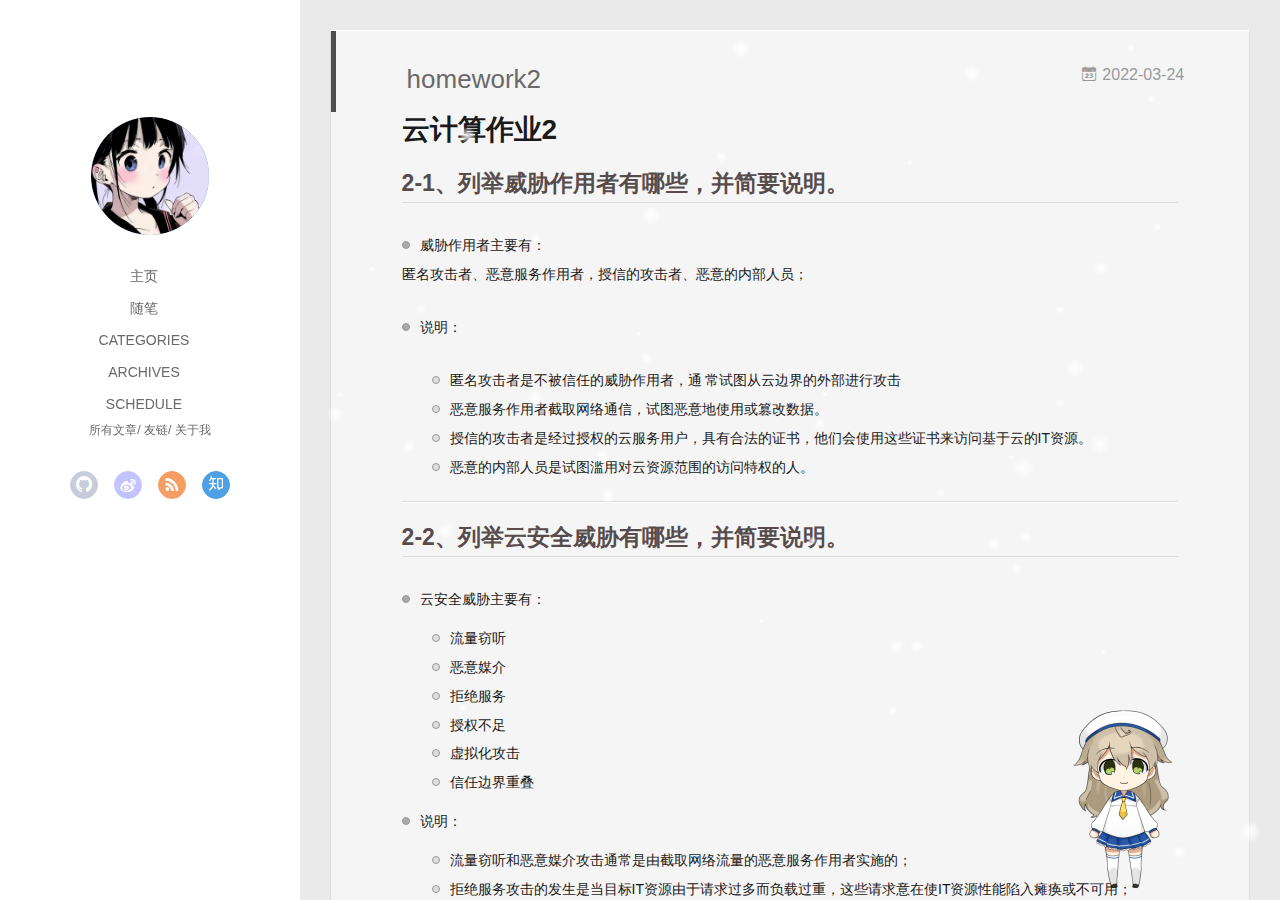
<file: index.html>
<!DOCTYPE html>
<html>
<head>
  <meta charset="utf-8">
  
  <meta name="renderer" content="webkit">
  <meta http-equiv="X-UA-Compatible" content="IE=edge" >
  <link rel="dns-prefetch" href="http://example.com">
  <title>软工博客</title>
  <meta name="viewport" content="width=device-width, initial-scale=1, maximum-scale=1">
  <meta name="description" content="酱料不好吃">
<meta property="og:type" content="website">
<meta property="og:title" content="软工博客">
<meta property="og:url" content="http://example.com/index.html">
<meta property="og:site_name" content="软工博客">
<meta property="og:description" content="酱料不好吃">
<meta property="og:locale" content="en_US">
<meta property="article:author" content="Yin Junxin">
<meta name="twitter:card" content="summary">
  
    <link rel="alternative" href="/atom.xml" title="软工博客" type="application/atom+xml">
  
  
    <link rel="icon" href="/favicon.png">
  
  <link rel="stylesheet" type="text/css" href="/./main.0cf68a.css">
  <style type="text/css">
  
    #container.show {
      background: linear-gradient(200deg,#a0cfe4,#e8c37e);
    }
  </style>
  

  

<meta name="generator" content="Hexo 6.0.0"></head>

<body>
  <div id="container" q-class="show:isCtnShow">
    <canvas id="anm-canvas" class="anm-canvas"></canvas>
    <div class="left-col" q-class="show:isShow">
      
<!-- <div class="overlay" style="background: #4d4d4d;"> --> 
<div class="overlay" ></div>
<div class="intrude-less">
	<header id="header" class="inner">
		<a href="/" class="profilepic">
			<img src="/img/xin.jpg" class="js-avatar">
		</a>
		<hgroup>
		  <h1 class="header-author"><a href="/"></a></h1>
		</hgroup>
		

		<nav class="header-menu">
			<ul>
			
				<li><a href="/">主页</a></li>
	        
				<li><a href="/tags/%E9%9A%8F%E7%AC%94/">随笔</a></li>
	        
				<li><a href="/categories/%20%7C%20%7C%20th">categories</a></li>
	        
				<li><a href="/archives/%20%7C%20%7C%20archives">archives</a></li>
	        
				<li><a href="/schedule/%20%7C%20%7C%20schedule">schedule</a></li>
	        
			</ul>
		</nav>
		<nav class="header-smart-menu">
    		
    			
    			<a q-on="click: openSlider(e, 'innerArchive')" href="javascript:void(0)">所有文章</a>
    			
            
    			
    			<a q-on="click: openSlider(e, 'friends')" href="javascript:void(0)">友链</a>
    			
            
    			
    			<a q-on="click: openSlider(e, 'aboutme')" href="javascript:void(0)">关于我</a>
    			
            
		</nav>
		<nav class="header-nav">
			<div class="social">
				
					<a class="github" target="_blank" href="#" title="github"><i class="icon-github"></i></a>
		        
					<a class="weibo" target="_blank" href="#" title="weibo"><i class="icon-weibo"></i></a>
		        
					<a class="rss" target="_blank" href="#" title="rss"><i class="icon-rss"></i></a>
		        
					<a class="zhihu" target="_blank" href="#" title="zhihu"><i class="icon-zhihu"></i></a>
		        
			</div>
		</nav>
	</header>		
</div>

    </div>
    <div class="mid-col" q-class="show:isShow,hide:isShow|isFalse">
      
<nav id="mobile-nav">
  	<div class="overlay js-overlay" style="background: #4d4d4d"></div>
	<div class="btnctn js-mobile-btnctn">
  		<div class="slider-trigger list" q-on="click: openSlider(e)"><i class="icon icon-sort"></i></div>
	</div>
	<div class="intrude-less">
		<header id="header" class="inner">
			<div class="profilepic">
				<img src="/img/xin.jpg" class="js-avatar">
			</div>
			<hgroup>
			  <h1 class="header-author js-header-author"></h1>
			</hgroup>
			
			
			
				
			
				
			
				
			
				
			
				
			
			
			
			<nav class="header-nav">
				<div class="social">
					
						<a class="github" target="_blank" href="#" title="github"><i class="icon-github"></i></a>
			        
						<a class="weibo" target="_blank" href="#" title="weibo"><i class="icon-weibo"></i></a>
			        
						<a class="rss" target="_blank" href="#" title="rss"><i class="icon-rss"></i></a>
			        
						<a class="zhihu" target="_blank" href="#" title="zhihu"><i class="icon-zhihu"></i></a>
			        
				</div>
			</nav>

			<nav class="header-menu js-header-menu">
				<ul style="width: 70%">
				
				
					<li style="width: 20%"><a href="/">主页</a></li>
		        
					<li style="width: 20%"><a href="/tags/%E9%9A%8F%E7%AC%94/">随笔</a></li>
		        
					<li style="width: 20%"><a href="/categories/%20%7C%20%7C%20th">categories</a></li>
		        
					<li style="width: 20%"><a href="/archives/%20%7C%20%7C%20archives">archives</a></li>
		        
					<li style="width: 20%"><a href="/schedule/%20%7C%20%7C%20schedule">schedule</a></li>
		        
				</ul>
			</nav>
		</header>				
	</div>
	<div class="mobile-mask" style="display:none" q-show="isShow"></div>
</nav>

      <div id="wrapper" class="body-wrap">
        <div class="menu-l">
          <div class="canvas-wrap">
            <canvas data-colors="#eaeaea" data-sectionHeight="100" data-contentId="js-content" id="myCanvas1" class="anm-canvas"></canvas>
          </div>
          <div id="js-content" class="content-ll">
            
  
    <article id="post-homework2" class="article article-type-post  article-index" itemscope itemprop="blogPost">
  <div class="article-inner">
    
      <header class="article-header">
        
  
    <h1 itemprop="name">
      <a class="article-title" href="/2022/03/24/homework2/">homework2</a>
    </h1>
  

        
        <a href="/2022/03/24/homework2/" class="archive-article-date">
  	<time datetime="2022-03-24T13:40:10.000Z" itemprop="datePublished"><i class="icon-calendar icon"></i>2022-03-24</time>
</a>
        
      </header>
    
    <div class="article-entry" itemprop="articleBody">
      
        <h1 id="云计算作业2"><a href="#云计算作业2" class="headerlink" title="云计算作业2"></a>云计算作业2</h1><h2 id="2-1、列举威胁作用者有哪些，并简要说明。"><a href="#2-1、列举威胁作用者有哪些，并简要说明。" class="headerlink" title="2-1、列举威胁作用者有哪些，并简要说明。"></a>2-1、列举威胁作用者有哪些，并简要说明。</h2><ul>
<li><p>威胁作用者主要有：<br>匿名攻击者、恶意服务作用者，授信的攻击者、恶意的内部人员；</p>
</li>
<li><p>说明：</p>
<ul>
<li>匿名攻击者是不被信任的威胁作用者，通 常试图从云边界的外部进行攻击</li>
<li>恶意服务作用者截取网络通信，试图恶意地使用或篡改数据。</li>
<li>授信的攻击者是经过授权的云服务用户，具有合法的证书，他们会使用这些证书来访问基于云的IT资源。</li>
<li>恶意的内部人员是试图滥用对云资源范围的访问特权的人。</li>
</ul>
</li>
</ul>
<hr>
<h2 id="2-2、列举云安全威胁有哪些，并简要说明。"><a href="#2-2、列举云安全威胁有哪些，并简要说明。" class="headerlink" title="2-2、列举云安全威胁有哪些，并简要说明。"></a>2-2、列举云安全威胁有哪些，并简要说明。</h2><ul>
<li>云安全威胁主要有：<ul>
<li>流量窃听</li>
<li>恶意媒介</li>
<li>拒绝服务</li>
<li>授权不足</li>
<li>虚拟化攻击</li>
<li>信任边界重叠</li>
</ul>
</li>
<li>说明：<ul>
<li>流量窃听和恶意媒介攻击通常是由截取网络流量的恶意服务作用者实施的；</li>
<li>拒绝服务攻击的发生是当目标IT资源由于请求过多而负载过重，这些请求意在使IT资源性能陷入瘫痪或不可用；</li>
<li>授权不足攻击是指错误的授予了攻击者访问权限或是授权太宽泛，或是使用了弱密码；</li>
<li>虚拟化攻击利用的是虚拟化环境的漏洞，获得了对底层物理硬件未被授权的访问；</li>
<li>重叠的信任边界潜藏了一种威胁，攻击者可以利用多个云用户共享的、基于云的IT资源。</li>
</ul>
</li>
</ul>

      

      
    </div>
    <div class="article-info article-info-index">
      
      
      

      
        <p class="article-more-link">
          <a class="article-more-a" href="/2022/03/24/homework2/">展开全文 >></a>
        </p>
      

      
      <div class="clearfix"></div>
    </div>
  </div>
</article>

<aside class="wrap-side-operation">
    <div class="mod-side-operation">
        
        <div class="jump-container" id="js-jump-container" style="display:none;">
            <a href="javascript:void(0)" class="mod-side-operation__jump-to-top">
                <i class="icon-font icon-back"></i>
            </a>
            <div id="js-jump-plan-container" class="jump-plan-container" style="top: -11px;">
                <i class="icon-font icon-plane jump-plane"></i>
            </div>
        </div>
        
        
    </div>
</aside>




  
    <article id="post-homework1" class="article article-type-post  article-index" itemscope itemprop="blogPost">
  <div class="article-inner">
    
      <header class="article-header">
        
  
    <h1 itemprop="name">
      <a class="article-title" href="/2022/03/14/homework1/">homework1</a>
    </h1>
  

        
        <a href="/2022/03/14/homework1/" class="archive-article-date">
  	<time datetime="2022-03-14T09:01:18.000Z" itemprop="datePublished"><i class="icon-calendar icon"></i>2022-03-14</time>
</a>
        
      </header>
    
    <div class="article-entry" itemprop="articleBody">
      
        <h1 id="云计算作业1"><a href="#云计算作业1" class="headerlink" title="云计算作业1"></a>云计算作业1</h1><h2 id="1-1、云使能技术包括哪些技术组件-用一句话简要说明其关键特征。"><a href="#1-1、云使能技术包括哪些技术组件-用一句话简要说明其关键特征。" class="headerlink" title="1-1、云使能技术包括哪些技术组件?用一句话简要说明其关键特征。"></a>1-1、云使能技术包括哪些技术组件?用一句话简要说明其关键特征。</h2><ul>
<li><p><strong>技术组件</strong></p>
<ul>
<li>宽带网络和Internet架构</li>
<li>数据中心技术</li>
<li>虚拟化技术</li>
<li>Web技术</li>
<li>多租户技术</li>
<li>服务技术</li>
</ul>
</li>
<li><p><strong>关键特征</strong> </p>
<p>所有的云必须连接到网络，同时利用数据中心技术集中存放IT资源，应用虚拟化技术将物理IT资源转换为虚拟IT资源，从而提供了硬件无关性、服务器整合、资源复制、对资源更强的支持和可扩展性；使用Web技术作为云服务的实现介值和管理接口；设计多租户技术使多个用户在逻辑上同时访问一个应用；其中的服务技术是云计算的基石，形成了“作为服务”的云交付模型的基础。</p>
</li>
</ul>
<hr>
<h2 id="1-2、列举至少3种虚拟化软件，并用一句话概括其特点。"><a href="#1-2、列举至少3种虚拟化软件，并用一句话概括其特点。" class="headerlink" title="1-2、列举至少3种虚拟化软件，并用一句话概括其特点。"></a>1-2、列举至少3种虚拟化软件，并用一句话概括其特点。</h2><ul>
<li><strong>VMware ESXi</strong>：侧重于服务器虚拟化，技术较成熟，功能也多，支持虚机系统多；</li>
<li><strong>Xenserver</strong>:重点在于桌面虚拟化，性价比高，网络性能好，适用于快速与大规模部署，支持系统也相对较多；</li>
<li><strong>Hype-V</strong> :微软开发，起步相对较晚，对于MS的系统较为支持。</li>
<li><strong>Oracle VM VirtualBox</strong>:开源，支持的系统种类繁多。</li>
</ul>

      

      
    </div>
    <div class="article-info article-info-index">
      
      
      

      
        <p class="article-more-link">
          <a class="article-more-a" href="/2022/03/14/homework1/">展开全文 >></a>
        </p>
      

      
      <div class="clearfix"></div>
    </div>
  </div>
</article>

<aside class="wrap-side-operation">
    <div class="mod-side-operation">
        
        <div class="jump-container" id="js-jump-container" style="display:none;">
            <a href="javascript:void(0)" class="mod-side-operation__jump-to-top">
                <i class="icon-font icon-back"></i>
            </a>
            <div id="js-jump-plan-container" class="jump-plan-container" style="top: -11px;">
                <i class="icon-font icon-plane jump-plane"></i>
            </div>
        </div>
        
        
    </div>
</aside>




  
    <article id="post-hello-world" class="article article-type-post  article-index" itemscope itemprop="blogPost">
  <div class="article-inner">
    
      <header class="article-header">
        
  
    <h1 itemprop="name">
      <a class="article-title" href="/2022/03/07/hello-world/">yin</a>
    </h1>
  

        
        <a href="/2022/03/07/hello-world/" class="archive-article-date">
  	<time datetime="2022-03-07T09:37:58.748Z" itemprop="datePublished"><i class="icon-calendar icon"></i>2022-03-07</time>
</a>
        
      </header>
    
    <div class="article-entry" itemprop="articleBody">
      
        <p>软件工程课程作业<br>第一次博客</p>
<h2 id="Quick-Start"><a href="#Quick-Start" class="headerlink" title="Quick Start"></a>Quick Start</h2><h3 id="Create-a-new-post"><a href="#Create-a-new-post" class="headerlink" title="Create a new post"></a>Create a new post</h3><figure class="highlight bash"><table><tr><td class="gutter"><pre><span class="line">1</span><br></pre></td><td class="code"><pre><span class="line">$ hexo new <span class="string">&quot;My New Post&quot;</span></span><br></pre></td></tr></table></figure>

<p>More info: <a target="_blank" rel="noopener" href="https://hexo.io/docs/writing.html">Writing</a></p>
<h3 id="Run-server"><a href="#Run-server" class="headerlink" title="Run server"></a>Run server</h3><figure class="highlight bash"><table><tr><td class="gutter"><pre><span class="line">1</span><br></pre></td><td class="code"><pre><span class="line">$ hexo server</span><br></pre></td></tr></table></figure>

<p>More info: <a target="_blank" rel="noopener" href="https://hexo.io/docs/server.html">Server</a></p>
<h3 id="Generate-static-files"><a href="#Generate-static-files" class="headerlink" title="Generate static files"></a>Generate static files</h3><figure class="highlight bash"><table><tr><td class="gutter"><pre><span class="line">1</span><br></pre></td><td class="code"><pre><span class="line">$ hexo generate</span><br></pre></td></tr></table></figure>

<p>More info: <a target="_blank" rel="noopener" href="https://hexo.io/docs/generating.html">Generating</a></p>
<h3 id="Deploy-to-remote-sites"><a href="#Deploy-to-remote-sites" class="headerlink" title="Deploy to remote sites"></a>Deploy to remote sites</h3><figure class="highlight bash"><table><tr><td class="gutter"><pre><span class="line">1</span><br></pre></td><td class="code"><pre><span class="line">$ hexo deploy</span><br></pre></td></tr></table></figure>

<p>More info: <a target="_blank" rel="noopener" href="https://hexo.io/docs/one-command-deployment.html">Deployment</a></p>

      

      
    </div>
    <div class="article-info article-info-index">
      
      
      

      
        <p class="article-more-link">
          <a class="article-more-a" href="/2022/03/07/hello-world/">展开全文 >></a>
        </p>
      

      
      <div class="clearfix"></div>
    </div>
  </div>
</article>

<aside class="wrap-side-operation">
    <div class="mod-side-operation">
        
        <div class="jump-container" id="js-jump-container" style="display:none;">
            <a href="javascript:void(0)" class="mod-side-operation__jump-to-top">
                <i class="icon-font icon-back"></i>
            </a>
            <div id="js-jump-plan-container" class="jump-plan-container" style="top: -11px;">
                <i class="icon-font icon-plane jump-plane"></i>
            </div>
        </div>
        
        
    </div>
</aside>




  
  


          </div>
        </div>
      </div>
      <footer id="footer">
  <div class="outer">
    <div id="footer-info">
    	<div class="footer-left">
    		&copy; 2022 Yin Junxin
    	</div>
      	<div class="footer-right">
      		<a href="http://hexo.io/" target="_blank">Hexo</a>  Theme <a href="https://github.com/litten/hexo-theme-yilia" target="_blank">Yilia</a> by Litten
      	</div>
    </div>
  </div>
</footer>
    </div>
    <script>
	var yiliaConfig = {
		mathjax: false,
		isHome: true,
		isPost: false,
		isArchive: false,
		isTag: false,
		isCategory: false,
		open_in_new: false,
		toc_hide_index: true,
		root: "/",
		innerArchive: true,
		showTags: false
	}
</script>

<script>!function(t){function n(e){if(r[e])return r[e].exports;var i=r[e]={exports:{},id:e,loaded:!1};return t[e].call(i.exports,i,i.exports,n),i.loaded=!0,i.exports}var r={};n.m=t,n.c=r,n.p="./",n(0)}([function(t,n,r){r(195),t.exports=r(191)},function(t,n,r){var e=r(3),i=r(52),o=r(27),u=r(28),c=r(53),f="prototype",a=function(t,n,r){var s,l,h,v,p=t&a.F,d=t&a.G,y=t&a.S,g=t&a.P,b=t&a.B,m=d?e:y?e[n]||(e[n]={}):(e[n]||{})[f],x=d?i:i[n]||(i[n]={}),w=x[f]||(x[f]={});d&&(r=n);for(s in r)l=!p&&m&&void 0!==m[s],h=(l?m:r)[s],v=b&&l?c(h,e):g&&"function"==typeof h?c(Function.call,h):h,m&&u(m,s,h,t&a.U),x[s]!=h&&o(x,s,v),g&&w[s]!=h&&(w[s]=h)};e.core=i,a.F=1,a.G=2,a.S=4,a.P=8,a.B=16,a.W=32,a.U=64,a.R=128,t.exports=a},function(t,n,r){var e=r(6);t.exports=function(t){if(!e(t))throw TypeError(t+" is not an object!");return t}},function(t,n){var r=t.exports="undefined"!=typeof window&&window.Math==Math?window:"undefined"!=typeof self&&self.Math==Math?self:Function("return this")();"number"==typeof __g&&(__g=r)},function(t,n){t.exports=function(t){try{return!!t()}catch(t){return!0}}},function(t,n){var r=t.exports="undefined"!=typeof window&&window.Math==Math?window:"undefined"!=typeof self&&self.Math==Math?self:Function("return this")();"number"==typeof __g&&(__g=r)},function(t,n){t.exports=function(t){return"object"==typeof t?null!==t:"function"==typeof t}},function(t,n,r){var e=r(126)("wks"),i=r(76),o=r(3).Symbol,u="function"==typeof o;(t.exports=function(t){return e[t]||(e[t]=u&&o[t]||(u?o:i)("Symbol."+t))}).store=e},function(t,n){var r={}.hasOwnProperty;t.exports=function(t,n){return r.call(t,n)}},function(t,n,r){var e=r(94),i=r(33);t.exports=function(t){return e(i(t))}},function(t,n,r){t.exports=!r(4)(function(){return 7!=Object.defineProperty({},"a",{get:function(){return 7}}).a})},function(t,n,r){var e=r(2),i=r(167),o=r(50),u=Object.defineProperty;n.f=r(10)?Object.defineProperty:function(t,n,r){if(e(t),n=o(n,!0),e(r),i)try{return u(t,n,r)}catch(t){}if("get"in r||"set"in r)throw TypeError("Accessors not supported!");return"value"in r&&(t[n]=r.value),t}},function(t,n,r){t.exports=!r(18)(function(){return 7!=Object.defineProperty({},"a",{get:function(){return 7}}).a})},function(t,n,r){var e=r(14),i=r(22);t.exports=r(12)?function(t,n,r){return e.f(t,n,i(1,r))}:function(t,n,r){return t[n]=r,t}},function(t,n,r){var e=r(20),i=r(58),o=r(42),u=Object.defineProperty;n.f=r(12)?Object.defineProperty:function(t,n,r){if(e(t),n=o(n,!0),e(r),i)try{return u(t,n,r)}catch(t){}if("get"in r||"set"in r)throw TypeError("Accessors not supported!");return"value"in r&&(t[n]=r.value),t}},function(t,n,r){var e=r(40)("wks"),i=r(23),o=r(5).Symbol,u="function"==typeof o;(t.exports=function(t){return e[t]||(e[t]=u&&o[t]||(u?o:i)("Symbol."+t))}).store=e},function(t,n,r){var e=r(67),i=Math.min;t.exports=function(t){return t>0?i(e(t),9007199254740991):0}},function(t,n,r){var e=r(46);t.exports=function(t){return Object(e(t))}},function(t,n){t.exports=function(t){try{return!!t()}catch(t){return!0}}},function(t,n,r){var e=r(63),i=r(34);t.exports=Object.keys||function(t){return e(t,i)}},function(t,n,r){var e=r(21);t.exports=function(t){if(!e(t))throw TypeError(t+" is not an object!");return t}},function(t,n){t.exports=function(t){return"object"==typeof t?null!==t:"function"==typeof t}},function(t,n){t.exports=function(t,n){return{enumerable:!(1&t),configurable:!(2&t),writable:!(4&t),value:n}}},function(t,n){var r=0,e=Math.random();t.exports=function(t){return"Symbol(".concat(void 0===t?"":t,")_",(++r+e).toString(36))}},function(t,n){var r={}.hasOwnProperty;t.exports=function(t,n){return r.call(t,n)}},function(t,n){var r=t.exports={version:"2.4.0"};"number"==typeof __e&&(__e=r)},function(t,n){t.exports=function(t){if("function"!=typeof t)throw TypeError(t+" is not a function!");return t}},function(t,n,r){var e=r(11),i=r(66);t.exports=r(10)?function(t,n,r){return e.f(t,n,i(1,r))}:function(t,n,r){return t[n]=r,t}},function(t,n,r){var e=r(3),i=r(27),o=r(24),u=r(76)("src"),c="toString",f=Function[c],a=(""+f).split(c);r(52).inspectSource=function(t){return f.call(t)},(t.exports=function(t,n,r,c){var f="function"==typeof r;f&&(o(r,"name")||i(r,"name",n)),t[n]!==r&&(f&&(o(r,u)||i(r,u,t[n]?""+t[n]:a.join(String(n)))),t===e?t[n]=r:c?t[n]?t[n]=r:i(t,n,r):(delete t[n],i(t,n,r)))})(Function.prototype,c,function(){return"function"==typeof this&&this[u]||f.call(this)})},function(t,n,r){var e=r(1),i=r(4),o=r(46),u=function(t,n,r,e){var i=String(o(t)),u="<"+n;return""!==r&&(u+=" "+r+'="'+String(e).replace(/"/g,"&quot;")+'"'),u+">"+i+"</"+n+">"};t.exports=function(t,n){var r={};r[t]=n(u),e(e.P+e.F*i(function(){var n=""[t]('"');return n!==n.toLowerCase()||n.split('"').length>3}),"String",r)}},function(t,n,r){var e=r(115),i=r(46);t.exports=function(t){return e(i(t))}},function(t,n,r){var e=r(116),i=r(66),o=r(30),u=r(50),c=r(24),f=r(167),a=Object.getOwnPropertyDescriptor;n.f=r(10)?a:function(t,n){if(t=o(t),n=u(n,!0),f)try{return a(t,n)}catch(t){}if(c(t,n))return i(!e.f.call(t,n),t[n])}},function(t,n,r){var e=r(24),i=r(17),o=r(145)("IE_PROTO"),u=Object.prototype;t.exports=Object.getPrototypeOf||function(t){return t=i(t),e(t,o)?t[o]:"function"==typeof t.constructor&&t instanceof t.constructor?t.constructor.prototype:t instanceof Object?u:null}},function(t,n){t.exports=function(t){if(void 0==t)throw TypeError("Can't call method on  "+t);return t}},function(t,n){t.exports="constructor,hasOwnProperty,isPrototypeOf,propertyIsEnumerable,toLocaleString,toString,valueOf".split(",")},function(t,n){t.exports={}},function(t,n){t.exports=!0},function(t,n){n.f={}.propertyIsEnumerable},function(t,n,r){var e=r(14).f,i=r(8),o=r(15)("toStringTag");t.exports=function(t,n,r){t&&!i(t=r?t:t.prototype,o)&&e(t,o,{configurable:!0,value:n})}},function(t,n,r){var e=r(40)("keys"),i=r(23);t.exports=function(t){return e[t]||(e[t]=i(t))}},function(t,n,r){var e=r(5),i="__core-js_shared__",o=e[i]||(e[i]={});t.exports=function(t){return o[t]||(o[t]={})}},function(t,n){var r=Math.ceil,e=Math.floor;t.exports=function(t){return isNaN(t=+t)?0:(t>0?e:r)(t)}},function(t,n,r){var e=r(21);t.exports=function(t,n){if(!e(t))return t;var r,i;if(n&&"function"==typeof(r=t.toString)&&!e(i=r.call(t)))return i;if("function"==typeof(r=t.valueOf)&&!e(i=r.call(t)))return i;if(!n&&"function"==typeof(r=t.toString)&&!e(i=r.call(t)))return i;throw TypeError("Can't convert object to primitive value")}},function(t,n,r){var e=r(5),i=r(25),o=r(36),u=r(44),c=r(14).f;t.exports=function(t){var n=i.Symbol||(i.Symbol=o?{}:e.Symbol||{});"_"==t.charAt(0)||t in n||c(n,t,{value:u.f(t)})}},function(t,n,r){n.f=r(15)},function(t,n){var r={}.toString;t.exports=function(t){return r.call(t).slice(8,-1)}},function(t,n){t.exports=function(t){if(void 0==t)throw TypeError("Can't call method on  "+t);return t}},function(t,n,r){var e=r(4);t.exports=function(t,n){return!!t&&e(function(){n?t.call(null,function(){},1):t.call(null)})}},function(t,n,r){var e=r(53),i=r(115),o=r(17),u=r(16),c=r(203);t.exports=function(t,n){var r=1==t,f=2==t,a=3==t,s=4==t,l=6==t,h=5==t||l,v=n||c;return function(n,c,p){for(var d,y,g=o(n),b=i(g),m=e(c,p,3),x=u(b.length),w=0,S=r?v(n,x):f?v(n,0):void 0;x>w;w++)if((h||w in b)&&(d=b[w],y=m(d,w,g),t))if(r)S[w]=y;else if(y)switch(t){case 3:return!0;case 5:return d;case 6:return w;case 2:S.push(d)}else if(s)return!1;return l?-1:a||s?s:S}}},function(t,n,r){var e=r(1),i=r(52),o=r(4);t.exports=function(t,n){var r=(i.Object||{})[t]||Object[t],u={};u[t]=n(r),e(e.S+e.F*o(function(){r(1)}),"Object",u)}},function(t,n,r){var e=r(6);t.exports=function(t,n){if(!e(t))return t;var r,i;if(n&&"function"==typeof(r=t.toString)&&!e(i=r.call(t)))return i;if("function"==typeof(r=t.valueOf)&&!e(i=r.call(t)))return i;if(!n&&"function"==typeof(r=t.toString)&&!e(i=r.call(t)))return i;throw TypeError("Can't convert object to primitive value")}},function(t,n,r){var e=r(5),i=r(25),o=r(91),u=r(13),c="prototype",f=function(t,n,r){var a,s,l,h=t&f.F,v=t&f.G,p=t&f.S,d=t&f.P,y=t&f.B,g=t&f.W,b=v?i:i[n]||(i[n]={}),m=b[c],x=v?e:p?e[n]:(e[n]||{})[c];v&&(r=n);for(a in r)(s=!h&&x&&void 0!==x[a])&&a in b||(l=s?x[a]:r[a],b[a]=v&&"function"!=typeof x[a]?r[a]:y&&s?o(l,e):g&&x[a]==l?function(t){var n=function(n,r,e){if(this instanceof t){switch(arguments.length){case 0:return new t;case 1:return new t(n);case 2:return new t(n,r)}return new t(n,r,e)}return t.apply(this,arguments)};return n[c]=t[c],n}(l):d&&"function"==typeof l?o(Function.call,l):l,d&&((b.virtual||(b.virtual={}))[a]=l,t&f.R&&m&&!m[a]&&u(m,a,l)))};f.F=1,f.G=2,f.S=4,f.P=8,f.B=16,f.W=32,f.U=64,f.R=128,t.exports=f},function(t,n){var r=t.exports={version:"2.4.0"};"number"==typeof __e&&(__e=r)},function(t,n,r){var e=r(26);t.exports=function(t,n,r){if(e(t),void 0===n)return t;switch(r){case 1:return function(r){return t.call(n,r)};case 2:return function(r,e){return t.call(n,r,e)};case 3:return function(r,e,i){return t.call(n,r,e,i)}}return function(){return t.apply(n,arguments)}}},function(t,n,r){var e=r(183),i=r(1),o=r(126)("metadata"),u=o.store||(o.store=new(r(186))),c=function(t,n,r){var i=u.get(t);if(!i){if(!r)return;u.set(t,i=new e)}var o=i.get(n);if(!o){if(!r)return;i.set(n,o=new e)}return o},f=function(t,n,r){var e=c(n,r,!1);return void 0!==e&&e.has(t)},a=function(t,n,r){var e=c(n,r,!1);return void 0===e?void 0:e.get(t)},s=function(t,n,r,e){c(r,e,!0).set(t,n)},l=function(t,n){var r=c(t,n,!1),e=[];return r&&r.forEach(function(t,n){e.push(n)}),e},h=function(t){return void 0===t||"symbol"==typeof t?t:String(t)},v=function(t){i(i.S,"Reflect",t)};t.exports={store:u,map:c,has:f,get:a,set:s,keys:l,key:h,exp:v}},function(t,n,r){"use strict";if(r(10)){var e=r(69),i=r(3),o=r(4),u=r(1),c=r(127),f=r(152),a=r(53),s=r(68),l=r(66),h=r(27),v=r(73),p=r(67),d=r(16),y=r(75),g=r(50),b=r(24),m=r(180),x=r(114),w=r(6),S=r(17),_=r(137),O=r(70),E=r(32),P=r(71).f,j=r(154),F=r(76),M=r(7),A=r(48),N=r(117),T=r(146),I=r(155),k=r(80),L=r(123),R=r(74),C=r(130),D=r(160),U=r(11),W=r(31),G=U.f,B=W.f,V=i.RangeError,z=i.TypeError,q=i.Uint8Array,K="ArrayBuffer",J="Shared"+K,Y="BYTES_PER_ELEMENT",H="prototype",$=Array[H],X=f.ArrayBuffer,Q=f.DataView,Z=A(0),tt=A(2),nt=A(3),rt=A(4),et=A(5),it=A(6),ot=N(!0),ut=N(!1),ct=I.values,ft=I.keys,at=I.entries,st=$.lastIndexOf,lt=$.reduce,ht=$.reduceRight,vt=$.join,pt=$.sort,dt=$.slice,yt=$.toString,gt=$.toLocaleString,bt=M("iterator"),mt=M("toStringTag"),xt=F("typed_constructor"),wt=F("def_constructor"),St=c.CONSTR,_t=c.TYPED,Ot=c.VIEW,Et="Wrong length!",Pt=A(1,function(t,n){return Tt(T(t,t[wt]),n)}),jt=o(function(){return 1===new q(new Uint16Array([1]).buffer)[0]}),Ft=!!q&&!!q[H].set&&o(function(){new q(1).set({})}),Mt=function(t,n){if(void 0===t)throw z(Et);var r=+t,e=d(t);if(n&&!m(r,e))throw V(Et);return e},At=function(t,n){var r=p(t);if(r<0||r%n)throw V("Wrong offset!");return r},Nt=function(t){if(w(t)&&_t in t)return t;throw z(t+" is not a typed array!")},Tt=function(t,n){if(!(w(t)&&xt in t))throw z("It is not a typed array constructor!");return new t(n)},It=function(t,n){return kt(T(t,t[wt]),n)},kt=function(t,n){for(var r=0,e=n.length,i=Tt(t,e);e>r;)i[r]=n[r++];return i},Lt=function(t,n,r){G(t,n,{get:function(){return this._d[r]}})},Rt=function(t){var n,r,e,i,o,u,c=S(t),f=arguments.length,s=f>1?arguments[1]:void 0,l=void 0!==s,h=j(c);if(void 0!=h&&!_(h)){for(u=h.call(c),e=[],n=0;!(o=u.next()).done;n++)e.push(o.value);c=e}for(l&&f>2&&(s=a(s,arguments[2],2)),n=0,r=d(c.length),i=Tt(this,r);r>n;n++)i[n]=l?s(c[n],n):c[n];return i},Ct=function(){for(var t=0,n=arguments.length,r=Tt(this,n);n>t;)r[t]=arguments[t++];return r},Dt=!!q&&o(function(){gt.call(new q(1))}),Ut=function(){return gt.apply(Dt?dt.call(Nt(this)):Nt(this),arguments)},Wt={copyWithin:function(t,n){return D.call(Nt(this),t,n,arguments.length>2?arguments[2]:void 0)},every:function(t){return rt(Nt(this),t,arguments.length>1?arguments[1]:void 0)},fill:function(t){return C.apply(Nt(this),arguments)},filter:function(t){return It(this,tt(Nt(this),t,arguments.length>1?arguments[1]:void 0))},find:function(t){return et(Nt(this),t,arguments.length>1?arguments[1]:void 0)},findIndex:function(t){return it(Nt(this),t,arguments.length>1?arguments[1]:void 0)},forEach:function(t){Z(Nt(this),t,arguments.length>1?arguments[1]:void 0)},indexOf:function(t){return ut(Nt(this),t,arguments.length>1?arguments[1]:void 0)},includes:function(t){return ot(Nt(this),t,arguments.length>1?arguments[1]:void 0)},join:function(t){return vt.apply(Nt(this),arguments)},lastIndexOf:function(t){return st.apply(Nt(this),arguments)},map:function(t){return Pt(Nt(this),t,arguments.length>1?arguments[1]:void 0)},reduce:function(t){return lt.apply(Nt(this),arguments)},reduceRight:function(t){return ht.apply(Nt(this),arguments)},reverse:function(){for(var t,n=this,r=Nt(n).length,e=Math.floor(r/2),i=0;i<e;)t=n[i],n[i++]=n[--r],n[r]=t;return n},some:function(t){return nt(Nt(this),t,arguments.length>1?arguments[1]:void 0)},sort:function(t){return pt.call(Nt(this),t)},subarray:function(t,n){var r=Nt(this),e=r.length,i=y(t,e);return new(T(r,r[wt]))(r.buffer,r.byteOffset+i*r.BYTES_PER_ELEMENT,d((void 0===n?e:y(n,e))-i))}},Gt=function(t,n){return It(this,dt.call(Nt(this),t,n))},Bt=function(t){Nt(this);var n=At(arguments[1],1),r=this.length,e=S(t),i=d(e.length),o=0;if(i+n>r)throw V(Et);for(;o<i;)this[n+o]=e[o++]},Vt={entries:function(){return at.call(Nt(this))},keys:function(){return ft.call(Nt(this))},values:function(){return ct.call(Nt(this))}},zt=function(t,n){return w(t)&&t[_t]&&"symbol"!=typeof n&&n in t&&String(+n)==String(n)},qt=function(t,n){return zt(t,n=g(n,!0))?l(2,t[n]):B(t,n)},Kt=function(t,n,r){return!(zt(t,n=g(n,!0))&&w(r)&&b(r,"value"))||b(r,"get")||b(r,"set")||r.configurable||b(r,"writable")&&!r.writable||b(r,"enumerable")&&!r.enumerable?G(t,n,r):(t[n]=r.value,t)};St||(W.f=qt,U.f=Kt),u(u.S+u.F*!St,"Object",{getOwnPropertyDescriptor:qt,defineProperty:Kt}),o(function(){yt.call({})})&&(yt=gt=function(){return vt.call(this)});var Jt=v({},Wt);v(Jt,Vt),h(Jt,bt,Vt.values),v(Jt,{slice:Gt,set:Bt,constructor:function(){},toString:yt,toLocaleString:Ut}),Lt(Jt,"buffer","b"),Lt(Jt,"byteOffset","o"),Lt(Jt,"byteLength","l"),Lt(Jt,"length","e"),G(Jt,mt,{get:function(){return this[_t]}}),t.exports=function(t,n,r,f){f=!!f;var a=t+(f?"Clamped":"")+"Array",l="Uint8Array"!=a,v="get"+t,p="set"+t,y=i[a],g=y||{},b=y&&E(y),m=!y||!c.ABV,S={},_=y&&y[H],j=function(t,r){var e=t._d;return e.v[v](r*n+e.o,jt)},F=function(t,r,e){var i=t._d;f&&(e=(e=Math.round(e))<0?0:e>255?255:255&e),i.v[p](r*n+i.o,e,jt)},M=function(t,n){G(t,n,{get:function(){return j(this,n)},set:function(t){return F(this,n,t)},enumerable:!0})};m?(y=r(function(t,r,e,i){s(t,y,a,"_d");var o,u,c,f,l=0,v=0;if(w(r)){if(!(r instanceof X||(f=x(r))==K||f==J))return _t in r?kt(y,r):Rt.call(y,r);o=r,v=At(e,n);var p=r.byteLength;if(void 0===i){if(p%n)throw V(Et);if((u=p-v)<0)throw V(Et)}else if((u=d(i)*n)+v>p)throw V(Et);c=u/n}else c=Mt(r,!0),u=c*n,o=new X(u);for(h(t,"_d",{b:o,o:v,l:u,e:c,v:new Q(o)});l<c;)M(t,l++)}),_=y[H]=O(Jt),h(_,"constructor",y)):L(function(t){new y(null),new y(t)},!0)||(y=r(function(t,r,e,i){s(t,y,a);var o;return w(r)?r instanceof X||(o=x(r))==K||o==J?void 0!==i?new g(r,At(e,n),i):void 0!==e?new g(r,At(e,n)):new g(r):_t in r?kt(y,r):Rt.call(y,r):new g(Mt(r,l))}),Z(b!==Function.prototype?P(g).concat(P(b)):P(g),function(t){t in y||h(y,t,g[t])}),y[H]=_,e||(_.constructor=y));var A=_[bt],N=!!A&&("values"==A.name||void 0==A.name),T=Vt.values;h(y,xt,!0),h(_,_t,a),h(_,Ot,!0),h(_,wt,y),(f?new y(1)[mt]==a:mt in _)||G(_,mt,{get:function(){return a}}),S[a]=y,u(u.G+u.W+u.F*(y!=g),S),u(u.S,a,{BYTES_PER_ELEMENT:n,from:Rt,of:Ct}),Y in _||h(_,Y,n),u(u.P,a,Wt),R(a),u(u.P+u.F*Ft,a,{set:Bt}),u(u.P+u.F*!N,a,Vt),u(u.P+u.F*(_.toString!=yt),a,{toString:yt}),u(u.P+u.F*o(function(){new y(1).slice()}),a,{slice:Gt}),u(u.P+u.F*(o(function(){return[1,2].toLocaleString()!=new y([1,2]).toLocaleString()})||!o(function(){_.toLocaleString.call([1,2])})),a,{toLocaleString:Ut}),k[a]=N?A:T,e||N||h(_,bt,T)}}else t.exports=function(){}},function(t,n){var r={}.toString;t.exports=function(t){return r.call(t).slice(8,-1)}},function(t,n,r){var e=r(21),i=r(5).document,o=e(i)&&e(i.createElement);t.exports=function(t){return o?i.createElement(t):{}}},function(t,n,r){t.exports=!r(12)&&!r(18)(function(){return 7!=Object.defineProperty(r(57)("div"),"a",{get:function(){return 7}}).a})},function(t,n,r){"use strict";var e=r(36),i=r(51),o=r(64),u=r(13),c=r(8),f=r(35),a=r(96),s=r(38),l=r(103),h=r(15)("iterator"),v=!([].keys&&"next"in[].keys()),p="keys",d="values",y=function(){return this};t.exports=function(t,n,r,g,b,m,x){a(r,n,g);var w,S,_,O=function(t){if(!v&&t in F)return F[t];switch(t){case p:case d:return function(){return new r(this,t)}}return function(){return new r(this,t)}},E=n+" Iterator",P=b==d,j=!1,F=t.prototype,M=F[h]||F["@@iterator"]||b&&F[b],A=M||O(b),N=b?P?O("entries"):A:void 0,T="Array"==n?F.entries||M:M;if(T&&(_=l(T.call(new t)))!==Object.prototype&&(s(_,E,!0),e||c(_,h)||u(_,h,y)),P&&M&&M.name!==d&&(j=!0,A=function(){return M.call(this)}),e&&!x||!v&&!j&&F[h]||u(F,h,A),f[n]=A,f[E]=y,b)if(w={values:P?A:O(d),keys:m?A:O(p),entries:N},x)for(S in w)S in F||o(F,S,w[S]);else i(i.P+i.F*(v||j),n,w);return w}},function(t,n,r){var e=r(20),i=r(100),o=r(34),u=r(39)("IE_PROTO"),c=function(){},f="prototype",a=function(){var t,n=r(57)("iframe"),e=o.length;for(n.style.display="none",r(93).appendChild(n),n.src="javascript:",t=n.contentWindow.document,t.open(),t.write("<script>document.F=Object<\/script>"),t.close(),a=t.F;e--;)delete a[f][o[e]];return a()};t.exports=Object.create||function(t,n){var r;return null!==t?(c[f]=e(t),r=new c,c[f]=null,r[u]=t):r=a(),void 0===n?r:i(r,n)}},function(t,n,r){var e=r(63),i=r(34).concat("length","prototype");n.f=Object.getOwnPropertyNames||function(t){return e(t,i)}},function(t,n){n.f=Object.getOwnPropertySymbols},function(t,n,r){var e=r(8),i=r(9),o=r(90)(!1),u=r(39)("IE_PROTO");t.exports=function(t,n){var r,c=i(t),f=0,a=[];for(r in c)r!=u&&e(c,r)&&a.push(r);for(;n.length>f;)e(c,r=n[f++])&&(~o(a,r)||a.push(r));return a}},function(t,n,r){t.exports=r(13)},function(t,n,r){var e=r(76)("meta"),i=r(6),o=r(24),u=r(11).f,c=0,f=Object.isExtensible||function(){return!0},a=!r(4)(function(){return f(Object.preventExtensions({}))}),s=function(t){u(t,e,{value:{i:"O"+ ++c,w:{}}})},l=function(t,n){if(!i(t))return"symbol"==typeof t?t:("string"==typeof t?"S":"P")+t;if(!o(t,e)){if(!f(t))return"F";if(!n)return"E";s(t)}return t[e].i},h=function(t,n){if(!o(t,e)){if(!f(t))return!0;if(!n)return!1;s(t)}return t[e].w},v=function(t){return a&&p.NEED&&f(t)&&!o(t,e)&&s(t),t},p=t.exports={KEY:e,NEED:!1,fastKey:l,getWeak:h,onFreeze:v}},function(t,n){t.exports=function(t,n){return{enumerable:!(1&t),configurable:!(2&t),writable:!(4&t),value:n}}},function(t,n){var r=Math.ceil,e=Math.floor;t.exports=function(t){return isNaN(t=+t)?0:(t>0?e:r)(t)}},function(t,n){t.exports=function(t,n,r,e){if(!(t instanceof n)||void 0!==e&&e in t)throw TypeError(r+": incorrect invocation!");return t}},function(t,n){t.exports=!1},function(t,n,r){var e=r(2),i=r(173),o=r(133),u=r(145)("IE_PROTO"),c=function(){},f="prototype",a=function(){var t,n=r(132)("iframe"),e=o.length;for(n.style.display="none",r(135).appendChild(n),n.src="javascript:",t=n.contentWindow.document,t.open(),t.write("<script>document.F=Object<\/script>"),t.close(),a=t.F;e--;)delete a[f][o[e]];return a()};t.exports=Object.create||function(t,n){var r;return null!==t?(c[f]=e(t),r=new c,c[f]=null,r[u]=t):r=a(),void 0===n?r:i(r,n)}},function(t,n,r){var e=r(175),i=r(133).concat("length","prototype");n.f=Object.getOwnPropertyNames||function(t){return e(t,i)}},function(t,n,r){var e=r(175),i=r(133);t.exports=Object.keys||function(t){return e(t,i)}},function(t,n,r){var e=r(28);t.exports=function(t,n,r){for(var i in n)e(t,i,n[i],r);return t}},function(t,n,r){"use strict";var e=r(3),i=r(11),o=r(10),u=r(7)("species");t.exports=function(t){var n=e[t];o&&n&&!n[u]&&i.f(n,u,{configurable:!0,get:function(){return this}})}},function(t,n,r){var e=r(67),i=Math.max,o=Math.min;t.exports=function(t,n){return t=e(t),t<0?i(t+n,0):o(t,n)}},function(t,n){var r=0,e=Math.random();t.exports=function(t){return"Symbol(".concat(void 0===t?"":t,")_",(++r+e).toString(36))}},function(t,n,r){var e=r(33);t.exports=function(t){return Object(e(t))}},function(t,n,r){var e=r(7)("unscopables"),i=Array.prototype;void 0==i[e]&&r(27)(i,e,{}),t.exports=function(t){i[e][t]=!0}},function(t,n,r){var e=r(53),i=r(169),o=r(137),u=r(2),c=r(16),f=r(154),a={},s={},n=t.exports=function(t,n,r,l,h){var v,p,d,y,g=h?function(){return t}:f(t),b=e(r,l,n?2:1),m=0;if("function"!=typeof g)throw TypeError(t+" is not iterable!");if(o(g)){for(v=c(t.length);v>m;m++)if((y=n?b(u(p=t[m])[0],p[1]):b(t[m]))===a||y===s)return y}else for(d=g.call(t);!(p=d.next()).done;)if((y=i(d,b,p.value,n))===a||y===s)return y};n.BREAK=a,n.RETURN=s},function(t,n){t.exports={}},function(t,n,r){var e=r(11).f,i=r(24),o=r(7)("toStringTag");t.exports=function(t,n,r){t&&!i(t=r?t:t.prototype,o)&&e(t,o,{configurable:!0,value:n})}},function(t,n,r){var e=r(1),i=r(46),o=r(4),u=r(150),c="["+u+"]",f="​",a=RegExp("^"+c+c+"*"),s=RegExp(c+c+"*$"),l=function(t,n,r){var i={},c=o(function(){return!!u[t]()||f[t]()!=f}),a=i[t]=c?n(h):u[t];r&&(i[r]=a),e(e.P+e.F*c,"String",i)},h=l.trim=function(t,n){return t=String(i(t)),1&n&&(t=t.replace(a,"")),2&n&&(t=t.replace(s,"")),t};t.exports=l},function(t,n,r){t.exports={default:r(86),__esModule:!0}},function(t,n,r){t.exports={default:r(87),__esModule:!0}},function(t,n,r){"use strict";function e(t){return t&&t.__esModule?t:{default:t}}n.__esModule=!0;var i=r(84),o=e(i),u=r(83),c=e(u),f="function"==typeof c.default&&"symbol"==typeof o.default?function(t){return typeof t}:function(t){return t&&"function"==typeof c.default&&t.constructor===c.default&&t!==c.default.prototype?"symbol":typeof t};n.default="function"==typeof c.default&&"symbol"===f(o.default)?function(t){return void 0===t?"undefined":f(t)}:function(t){return t&&"function"==typeof c.default&&t.constructor===c.default&&t!==c.default.prototype?"symbol":void 0===t?"undefined":f(t)}},function(t,n,r){r(110),r(108),r(111),r(112),t.exports=r(25).Symbol},function(t,n,r){r(109),r(113),t.exports=r(44).f("iterator")},function(t,n){t.exports=function(t){if("function"!=typeof t)throw TypeError(t+" is not a function!");return t}},function(t,n){t.exports=function(){}},function(t,n,r){var e=r(9),i=r(106),o=r(105);t.exports=function(t){return function(n,r,u){var c,f=e(n),a=i(f.length),s=o(u,a);if(t&&r!=r){for(;a>s;)if((c=f[s++])!=c)return!0}else for(;a>s;s++)if((t||s in f)&&f[s]===r)return t||s||0;return!t&&-1}}},function(t,n,r){var e=r(88);t.exports=function(t,n,r){if(e(t),void 0===n)return t;switch(r){case 1:return function(r){return t.call(n,r)};case 2:return function(r,e){return t.call(n,r,e)};case 3:return function(r,e,i){return t.call(n,r,e,i)}}return function(){return t.apply(n,arguments)}}},function(t,n,r){var e=r(19),i=r(62),o=r(37);t.exports=function(t){var n=e(t),r=i.f;if(r)for(var u,c=r(t),f=o.f,a=0;c.length>a;)f.call(t,u=c[a++])&&n.push(u);return n}},function(t,n,r){t.exports=r(5).document&&document.documentElement},function(t,n,r){var e=r(56);t.exports=Object("z").propertyIsEnumerable(0)?Object:function(t){return"String"==e(t)?t.split(""):Object(t)}},function(t,n,r){var e=r(56);t.exports=Array.isArray||function(t){return"Array"==e(t)}},function(t,n,r){"use strict";var e=r(60),i=r(22),o=r(38),u={};r(13)(u,r(15)("iterator"),function(){return this}),t.exports=function(t,n,r){t.prototype=e(u,{next:i(1,r)}),o(t,n+" Iterator")}},function(t,n){t.exports=function(t,n){return{value:n,done:!!t}}},function(t,n,r){var e=r(19),i=r(9);t.exports=function(t,n){for(var r,o=i(t),u=e(o),c=u.length,f=0;c>f;)if(o[r=u[f++]]===n)return r}},function(t,n,r){var e=r(23)("meta"),i=r(21),o=r(8),u=r(14).f,c=0,f=Object.isExtensible||function(){return!0},a=!r(18)(function(){return f(Object.preventExtensions({}))}),s=function(t){u(t,e,{value:{i:"O"+ ++c,w:{}}})},l=function(t,n){if(!i(t))return"symbol"==typeof t?t:("string"==typeof t?"S":"P")+t;if(!o(t,e)){if(!f(t))return"F";if(!n)return"E";s(t)}return t[e].i},h=function(t,n){if(!o(t,e)){if(!f(t))return!0;if(!n)return!1;s(t)}return t[e].w},v=function(t){return a&&p.NEED&&f(t)&&!o(t,e)&&s(t),t},p=t.exports={KEY:e,NEED:!1,fastKey:l,getWeak:h,onFreeze:v}},function(t,n,r){var e=r(14),i=r(20),o=r(19);t.exports=r(12)?Object.defineProperties:function(t,n){i(t);for(var r,u=o(n),c=u.length,f=0;c>f;)e.f(t,r=u[f++],n[r]);return t}},function(t,n,r){var e=r(37),i=r(22),o=r(9),u=r(42),c=r(8),f=r(58),a=Object.getOwnPropertyDescriptor;n.f=r(12)?a:function(t,n){if(t=o(t),n=u(n,!0),f)try{return a(t,n)}catch(t){}if(c(t,n))return i(!e.f.call(t,n),t[n])}},function(t,n,r){var e=r(9),i=r(61).f,o={}.toString,u="object"==typeof window&&window&&Object.getOwnPropertyNames?Object.getOwnPropertyNames(window):[],c=function(t){try{return i(t)}catch(t){return u.slice()}};t.exports.f=function(t){return u&&"[object Window]"==o.call(t)?c(t):i(e(t))}},function(t,n,r){var e=r(8),i=r(77),o=r(39)("IE_PROTO"),u=Object.prototype;t.exports=Object.getPrototypeOf||function(t){return t=i(t),e(t,o)?t[o]:"function"==typeof t.constructor&&t instanceof t.constructor?t.constructor.prototype:t instanceof Object?u:null}},function(t,n,r){var e=r(41),i=r(33);t.exports=function(t){return function(n,r){var o,u,c=String(i(n)),f=e(r),a=c.length;return f<0||f>=a?t?"":void 0:(o=c.charCodeAt(f),o<55296||o>56319||f+1===a||(u=c.charCodeAt(f+1))<56320||u>57343?t?c.charAt(f):o:t?c.slice(f,f+2):u-56320+(o-55296<<10)+65536)}}},function(t,n,r){var e=r(41),i=Math.max,o=Math.min;t.exports=function(t,n){return t=e(t),t<0?i(t+n,0):o(t,n)}},function(t,n,r){var e=r(41),i=Math.min;t.exports=function(t){return t>0?i(e(t),9007199254740991):0}},function(t,n,r){"use strict";var e=r(89),i=r(97),o=r(35),u=r(9);t.exports=r(59)(Array,"Array",function(t,n){this._t=u(t),this._i=0,this._k=n},function(){var t=this._t,n=this._k,r=this._i++;return!t||r>=t.length?(this._t=void 0,i(1)):"keys"==n?i(0,r):"values"==n?i(0,t[r]):i(0,[r,t[r]])},"values"),o.Arguments=o.Array,e("keys"),e("values"),e("entries")},function(t,n){},function(t,n,r){"use strict";var e=r(104)(!0);r(59)(String,"String",function(t){this._t=String(t),this._i=0},function(){var t,n=this._t,r=this._i;return r>=n.length?{value:void 0,done:!0}:(t=e(n,r),this._i+=t.length,{value:t,done:!1})})},function(t,n,r){"use strict";var e=r(5),i=r(8),o=r(12),u=r(51),c=r(64),f=r(99).KEY,a=r(18),s=r(40),l=r(38),h=r(23),v=r(15),p=r(44),d=r(43),y=r(98),g=r(92),b=r(95),m=r(20),x=r(9),w=r(42),S=r(22),_=r(60),O=r(102),E=r(101),P=r(14),j=r(19),F=E.f,M=P.f,A=O.f,N=e.Symbol,T=e.JSON,I=T&&T.stringify,k="prototype",L=v("_hidden"),R=v("toPrimitive"),C={}.propertyIsEnumerable,D=s("symbol-registry"),U=s("symbols"),W=s("op-symbols"),G=Object[k],B="function"==typeof N,V=e.QObject,z=!V||!V[k]||!V[k].findChild,q=o&&a(function(){return 7!=_(M({},"a",{get:function(){return M(this,"a",{value:7}).a}})).a})?function(t,n,r){var e=F(G,n);e&&delete G[n],M(t,n,r),e&&t!==G&&M(G,n,e)}:M,K=function(t){var n=U[t]=_(N[k]);return n._k=t,n},J=B&&"symbol"==typeof N.iterator?function(t){return"symbol"==typeof t}:function(t){return t instanceof N},Y=function(t,n,r){return t===G&&Y(W,n,r),m(t),n=w(n,!0),m(r),i(U,n)?(r.enumerable?(i(t,L)&&t[L][n]&&(t[L][n]=!1),r=_(r,{enumerable:S(0,!1)})):(i(t,L)||M(t,L,S(1,{})),t[L][n]=!0),q(t,n,r)):M(t,n,r)},H=function(t,n){m(t);for(var r,e=g(n=x(n)),i=0,o=e.length;o>i;)Y(t,r=e[i++],n[r]);return t},$=function(t,n){return void 0===n?_(t):H(_(t),n)},X=function(t){var n=C.call(this,t=w(t,!0));return!(this===G&&i(U,t)&&!i(W,t))&&(!(n||!i(this,t)||!i(U,t)||i(this,L)&&this[L][t])||n)},Q=function(t,n){if(t=x(t),n=w(n,!0),t!==G||!i(U,n)||i(W,n)){var r=F(t,n);return!r||!i(U,n)||i(t,L)&&t[L][n]||(r.enumerable=!0),r}},Z=function(t){for(var n,r=A(x(t)),e=[],o=0;r.length>o;)i(U,n=r[o++])||n==L||n==f||e.push(n);return e},tt=function(t){for(var n,r=t===G,e=A(r?W:x(t)),o=[],u=0;e.length>u;)!i(U,n=e[u++])||r&&!i(G,n)||o.push(U[n]);return o};B||(N=function(){if(this instanceof N)throw TypeError("Symbol is not a constructor!");var t=h(arguments.length>0?arguments[0]:void 0),n=function(r){this===G&&n.call(W,r),i(this,L)&&i(this[L],t)&&(this[L][t]=!1),q(this,t,S(1,r))};return o&&z&&q(G,t,{configurable:!0,set:n}),K(t)},c(N[k],"toString",function(){return this._k}),E.f=Q,P.f=Y,r(61).f=O.f=Z,r(37).f=X,r(62).f=tt,o&&!r(36)&&c(G,"propertyIsEnumerable",X,!0),p.f=function(t){return K(v(t))}),u(u.G+u.W+u.F*!B,{Symbol:N});for(var nt="hasInstance,isConcatSpreadable,iterator,match,replace,search,species,split,toPrimitive,toStringTag,unscopables".split(","),rt=0;nt.length>rt;)v(nt[rt++]);for(var nt=j(v.store),rt=0;nt.length>rt;)d(nt[rt++]);u(u.S+u.F*!B,"Symbol",{for:function(t){return i(D,t+="")?D[t]:D[t]=N(t)},keyFor:function(t){if(J(t))return y(D,t);throw TypeError(t+" is not a symbol!")},useSetter:function(){z=!0},useSimple:function(){z=!1}}),u(u.S+u.F*!B,"Object",{create:$,defineProperty:Y,defineProperties:H,getOwnPropertyDescriptor:Q,getOwnPropertyNames:Z,getOwnPropertySymbols:tt}),T&&u(u.S+u.F*(!B||a(function(){var t=N();return"[null]"!=I([t])||"{}"!=I({a:t})||"{}"!=I(Object(t))})),"JSON",{stringify:function(t){if(void 0!==t&&!J(t)){for(var n,r,e=[t],i=1;arguments.length>i;)e.push(arguments[i++]);return n=e[1],"function"==typeof n&&(r=n),!r&&b(n)||(n=function(t,n){if(r&&(n=r.call(this,t,n)),!J(n))return n}),e[1]=n,I.apply(T,e)}}}),N[k][R]||r(13)(N[k],R,N[k].valueOf),l(N,"Symbol"),l(Math,"Math",!0),l(e.JSON,"JSON",!0)},function(t,n,r){r(43)("asyncIterator")},function(t,n,r){r(43)("observable")},function(t,n,r){r(107);for(var e=r(5),i=r(13),o=r(35),u=r(15)("toStringTag"),c=["NodeList","DOMTokenList","MediaList","StyleSheetList","CSSRuleList"],f=0;f<5;f++){var a=c[f],s=e[a],l=s&&s.prototype;l&&!l[u]&&i(l,u,a),o[a]=o.Array}},function(t,n,r){var e=r(45),i=r(7)("toStringTag"),o="Arguments"==e(function(){return arguments}()),u=function(t,n){try{return t[n]}catch(t){}};t.exports=function(t){var n,r,c;return void 0===t?"Undefined":null===t?"Null":"string"==typeof(r=u(n=Object(t),i))?r:o?e(n):"Object"==(c=e(n))&&"function"==typeof n.callee?"Arguments":c}},function(t,n,r){var e=r(45);t.exports=Object("z").propertyIsEnumerable(0)?Object:function(t){return"String"==e(t)?t.split(""):Object(t)}},function(t,n){n.f={}.propertyIsEnumerable},function(t,n,r){var e=r(30),i=r(16),o=r(75);t.exports=function(t){return function(n,r,u){var c,f=e(n),a=i(f.length),s=o(u,a);if(t&&r!=r){for(;a>s;)if((c=f[s++])!=c)return!0}else for(;a>s;s++)if((t||s in f)&&f[s]===r)return t||s||0;return!t&&-1}}},function(t,n,r){"use strict";var e=r(3),i=r(1),o=r(28),u=r(73),c=r(65),f=r(79),a=r(68),s=r(6),l=r(4),h=r(123),v=r(81),p=r(136);t.exports=function(t,n,r,d,y,g){var b=e[t],m=b,x=y?"set":"add",w=m&&m.prototype,S={},_=function(t){var n=w[t];o(w,t,"delete"==t?function(t){return!(g&&!s(t))&&n.call(this,0===t?0:t)}:"has"==t?function(t){return!(g&&!s(t))&&n.call(this,0===t?0:t)}:"get"==t?function(t){return g&&!s(t)?void 0:n.call(this,0===t?0:t)}:"add"==t?function(t){return n.call(this,0===t?0:t),this}:function(t,r){return n.call(this,0===t?0:t,r),this})};if("function"==typeof m&&(g||w.forEach&&!l(function(){(new m).entries().next()}))){var O=new m,E=O[x](g?{}:-0,1)!=O,P=l(function(){O.has(1)}),j=h(function(t){new m(t)}),F=!g&&l(function(){for(var t=new m,n=5;n--;)t[x](n,n);return!t.has(-0)});j||(m=n(function(n,r){a(n,m,t);var e=p(new b,n,m);return void 0!=r&&f(r,y,e[x],e),e}),m.prototype=w,w.constructor=m),(P||F)&&(_("delete"),_("has"),y&&_("get")),(F||E)&&_(x),g&&w.clear&&delete w.clear}else m=d.getConstructor(n,t,y,x),u(m.prototype,r),c.NEED=!0;return v(m,t),S[t]=m,i(i.G+i.W+i.F*(m!=b),S),g||d.setStrong(m,t,y),m}},function(t,n,r){"use strict";var e=r(27),i=r(28),o=r(4),u=r(46),c=r(7);t.exports=function(t,n,r){var f=c(t),a=r(u,f,""[t]),s=a[0],l=a[1];o(function(){var n={};return n[f]=function(){return 7},7!=""[t](n)})&&(i(String.prototype,t,s),e(RegExp.prototype,f,2==n?function(t,n){return l.call(t,this,n)}:function(t){return l.call(t,this)}))}
},function(t,n,r){"use strict";var e=r(2);t.exports=function(){var t=e(this),n="";return t.global&&(n+="g"),t.ignoreCase&&(n+="i"),t.multiline&&(n+="m"),t.unicode&&(n+="u"),t.sticky&&(n+="y"),n}},function(t,n){t.exports=function(t,n,r){var e=void 0===r;switch(n.length){case 0:return e?t():t.call(r);case 1:return e?t(n[0]):t.call(r,n[0]);case 2:return e?t(n[0],n[1]):t.call(r,n[0],n[1]);case 3:return e?t(n[0],n[1],n[2]):t.call(r,n[0],n[1],n[2]);case 4:return e?t(n[0],n[1],n[2],n[3]):t.call(r,n[0],n[1],n[2],n[3])}return t.apply(r,n)}},function(t,n,r){var e=r(6),i=r(45),o=r(7)("match");t.exports=function(t){var n;return e(t)&&(void 0!==(n=t[o])?!!n:"RegExp"==i(t))}},function(t,n,r){var e=r(7)("iterator"),i=!1;try{var o=[7][e]();o.return=function(){i=!0},Array.from(o,function(){throw 2})}catch(t){}t.exports=function(t,n){if(!n&&!i)return!1;var r=!1;try{var o=[7],u=o[e]();u.next=function(){return{done:r=!0}},o[e]=function(){return u},t(o)}catch(t){}return r}},function(t,n,r){t.exports=r(69)||!r(4)(function(){var t=Math.random();__defineSetter__.call(null,t,function(){}),delete r(3)[t]})},function(t,n){n.f=Object.getOwnPropertySymbols},function(t,n,r){var e=r(3),i="__core-js_shared__",o=e[i]||(e[i]={});t.exports=function(t){return o[t]||(o[t]={})}},function(t,n,r){for(var e,i=r(3),o=r(27),u=r(76),c=u("typed_array"),f=u("view"),a=!(!i.ArrayBuffer||!i.DataView),s=a,l=0,h="Int8Array,Uint8Array,Uint8ClampedArray,Int16Array,Uint16Array,Int32Array,Uint32Array,Float32Array,Float64Array".split(",");l<9;)(e=i[h[l++]])?(o(e.prototype,c,!0),o(e.prototype,f,!0)):s=!1;t.exports={ABV:a,CONSTR:s,TYPED:c,VIEW:f}},function(t,n){"use strict";var r={versions:function(){var t=window.navigator.userAgent;return{trident:t.indexOf("Trident")>-1,presto:t.indexOf("Presto")>-1,webKit:t.indexOf("AppleWebKit")>-1,gecko:t.indexOf("Gecko")>-1&&-1==t.indexOf("KHTML"),mobile:!!t.match(/AppleWebKit.*Mobile.*/),ios:!!t.match(/\(i[^;]+;( U;)? CPU.+Mac OS X/),android:t.indexOf("Android")>-1||t.indexOf("Linux")>-1,iPhone:t.indexOf("iPhone")>-1||t.indexOf("Mac")>-1,iPad:t.indexOf("iPad")>-1,webApp:-1==t.indexOf("Safari"),weixin:-1==t.indexOf("MicroMessenger")}}()};t.exports=r},function(t,n,r){"use strict";var e=r(85),i=function(t){return t&&t.__esModule?t:{default:t}}(e),o=function(){function t(t,n,e){return n||e?String.fromCharCode(n||e):r[t]||t}function n(t){return e[t]}var r={"&quot;":'"',"&lt;":"<","&gt;":">","&amp;":"&","&nbsp;":" "},e={};for(var u in r)e[r[u]]=u;return r["&apos;"]="'",e["'"]="&#39;",{encode:function(t){return t?(""+t).replace(/['<> "&]/g,n).replace(/\r?\n/g,"<br/>").replace(/\s/g,"&nbsp;"):""},decode:function(n){return n?(""+n).replace(/<br\s*\/?>/gi,"\n").replace(/&quot;|&lt;|&gt;|&amp;|&nbsp;|&apos;|&#(\d+);|&#(\d+)/g,t).replace(/\u00a0/g," "):""},encodeBase16:function(t){if(!t)return t;t+="";for(var n=[],r=0,e=t.length;e>r;r++)n.push(t.charCodeAt(r).toString(16).toUpperCase());return n.join("")},encodeBase16forJSON:function(t){if(!t)return t;t=t.replace(/[\u4E00-\u9FBF]/gi,function(t){return escape(t).replace("%u","\\u")});for(var n=[],r=0,e=t.length;e>r;r++)n.push(t.charCodeAt(r).toString(16).toUpperCase());return n.join("")},decodeBase16:function(t){if(!t)return t;t+="";for(var n=[],r=0,e=t.length;e>r;r+=2)n.push(String.fromCharCode("0x"+t.slice(r,r+2)));return n.join("")},encodeObject:function(t){if(t instanceof Array)for(var n=0,r=t.length;r>n;n++)t[n]=o.encodeObject(t[n]);else if("object"==(void 0===t?"undefined":(0,i.default)(t)))for(var e in t)t[e]=o.encodeObject(t[e]);else if("string"==typeof t)return o.encode(t);return t},loadScript:function(t){var n=document.createElement("script");document.getElementsByTagName("body")[0].appendChild(n),n.setAttribute("src",t)},addLoadEvent:function(t){var n=window.onload;"function"!=typeof window.onload?window.onload=t:window.onload=function(){n(),t()}}}}();t.exports=o},function(t,n,r){"use strict";var e=r(17),i=r(75),o=r(16);t.exports=function(t){for(var n=e(this),r=o(n.length),u=arguments.length,c=i(u>1?arguments[1]:void 0,r),f=u>2?arguments[2]:void 0,a=void 0===f?r:i(f,r);a>c;)n[c++]=t;return n}},function(t,n,r){"use strict";var e=r(11),i=r(66);t.exports=function(t,n,r){n in t?e.f(t,n,i(0,r)):t[n]=r}},function(t,n,r){var e=r(6),i=r(3).document,o=e(i)&&e(i.createElement);t.exports=function(t){return o?i.createElement(t):{}}},function(t,n){t.exports="constructor,hasOwnProperty,isPrototypeOf,propertyIsEnumerable,toLocaleString,toString,valueOf".split(",")},function(t,n,r){var e=r(7)("match");t.exports=function(t){var n=/./;try{"/./"[t](n)}catch(r){try{return n[e]=!1,!"/./"[t](n)}catch(t){}}return!0}},function(t,n,r){t.exports=r(3).document&&document.documentElement},function(t,n,r){var e=r(6),i=r(144).set;t.exports=function(t,n,r){var o,u=n.constructor;return u!==r&&"function"==typeof u&&(o=u.prototype)!==r.prototype&&e(o)&&i&&i(t,o),t}},function(t,n,r){var e=r(80),i=r(7)("iterator"),o=Array.prototype;t.exports=function(t){return void 0!==t&&(e.Array===t||o[i]===t)}},function(t,n,r){var e=r(45);t.exports=Array.isArray||function(t){return"Array"==e(t)}},function(t,n,r){"use strict";var e=r(70),i=r(66),o=r(81),u={};r(27)(u,r(7)("iterator"),function(){return this}),t.exports=function(t,n,r){t.prototype=e(u,{next:i(1,r)}),o(t,n+" Iterator")}},function(t,n,r){"use strict";var e=r(69),i=r(1),o=r(28),u=r(27),c=r(24),f=r(80),a=r(139),s=r(81),l=r(32),h=r(7)("iterator"),v=!([].keys&&"next"in[].keys()),p="keys",d="values",y=function(){return this};t.exports=function(t,n,r,g,b,m,x){a(r,n,g);var w,S,_,O=function(t){if(!v&&t in F)return F[t];switch(t){case p:case d:return function(){return new r(this,t)}}return function(){return new r(this,t)}},E=n+" Iterator",P=b==d,j=!1,F=t.prototype,M=F[h]||F["@@iterator"]||b&&F[b],A=M||O(b),N=b?P?O("entries"):A:void 0,T="Array"==n?F.entries||M:M;if(T&&(_=l(T.call(new t)))!==Object.prototype&&(s(_,E,!0),e||c(_,h)||u(_,h,y)),P&&M&&M.name!==d&&(j=!0,A=function(){return M.call(this)}),e&&!x||!v&&!j&&F[h]||u(F,h,A),f[n]=A,f[E]=y,b)if(w={values:P?A:O(d),keys:m?A:O(p),entries:N},x)for(S in w)S in F||o(F,S,w[S]);else i(i.P+i.F*(v||j),n,w);return w}},function(t,n){var r=Math.expm1;t.exports=!r||r(10)>22025.465794806718||r(10)<22025.465794806718||-2e-17!=r(-2e-17)?function(t){return 0==(t=+t)?t:t>-1e-6&&t<1e-6?t+t*t/2:Math.exp(t)-1}:r},function(t,n){t.exports=Math.sign||function(t){return 0==(t=+t)||t!=t?t:t<0?-1:1}},function(t,n,r){var e=r(3),i=r(151).set,o=e.MutationObserver||e.WebKitMutationObserver,u=e.process,c=e.Promise,f="process"==r(45)(u);t.exports=function(){var t,n,r,a=function(){var e,i;for(f&&(e=u.domain)&&e.exit();t;){i=t.fn,t=t.next;try{i()}catch(e){throw t?r():n=void 0,e}}n=void 0,e&&e.enter()};if(f)r=function(){u.nextTick(a)};else if(o){var s=!0,l=document.createTextNode("");new o(a).observe(l,{characterData:!0}),r=function(){l.data=s=!s}}else if(c&&c.resolve){var h=c.resolve();r=function(){h.then(a)}}else r=function(){i.call(e,a)};return function(e){var i={fn:e,next:void 0};n&&(n.next=i),t||(t=i,r()),n=i}}},function(t,n,r){var e=r(6),i=r(2),o=function(t,n){if(i(t),!e(n)&&null!==n)throw TypeError(n+": can't set as prototype!")};t.exports={set:Object.setPrototypeOf||("__proto__"in{}?function(t,n,e){try{e=r(53)(Function.call,r(31).f(Object.prototype,"__proto__").set,2),e(t,[]),n=!(t instanceof Array)}catch(t){n=!0}return function(t,r){return o(t,r),n?t.__proto__=r:e(t,r),t}}({},!1):void 0),check:o}},function(t,n,r){var e=r(126)("keys"),i=r(76);t.exports=function(t){return e[t]||(e[t]=i(t))}},function(t,n,r){var e=r(2),i=r(26),o=r(7)("species");t.exports=function(t,n){var r,u=e(t).constructor;return void 0===u||void 0==(r=e(u)[o])?n:i(r)}},function(t,n,r){var e=r(67),i=r(46);t.exports=function(t){return function(n,r){var o,u,c=String(i(n)),f=e(r),a=c.length;return f<0||f>=a?t?"":void 0:(o=c.charCodeAt(f),o<55296||o>56319||f+1===a||(u=c.charCodeAt(f+1))<56320||u>57343?t?c.charAt(f):o:t?c.slice(f,f+2):u-56320+(o-55296<<10)+65536)}}},function(t,n,r){var e=r(122),i=r(46);t.exports=function(t,n,r){if(e(n))throw TypeError("String#"+r+" doesn't accept regex!");return String(i(t))}},function(t,n,r){"use strict";var e=r(67),i=r(46);t.exports=function(t){var n=String(i(this)),r="",o=e(t);if(o<0||o==1/0)throw RangeError("Count can't be negative");for(;o>0;(o>>>=1)&&(n+=n))1&o&&(r+=n);return r}},function(t,n){t.exports="\t\n\v\f\r   ᠎             　\u2028\u2029\ufeff"},function(t,n,r){var e,i,o,u=r(53),c=r(121),f=r(135),a=r(132),s=r(3),l=s.process,h=s.setImmediate,v=s.clearImmediate,p=s.MessageChannel,d=0,y={},g="onreadystatechange",b=function(){var t=+this;if(y.hasOwnProperty(t)){var n=y[t];delete y[t],n()}},m=function(t){b.call(t.data)};h&&v||(h=function(t){for(var n=[],r=1;arguments.length>r;)n.push(arguments[r++]);return y[++d]=function(){c("function"==typeof t?t:Function(t),n)},e(d),d},v=function(t){delete y[t]},"process"==r(45)(l)?e=function(t){l.nextTick(u(b,t,1))}:p?(i=new p,o=i.port2,i.port1.onmessage=m,e=u(o.postMessage,o,1)):s.addEventListener&&"function"==typeof postMessage&&!s.importScripts?(e=function(t){s.postMessage(t+"","*")},s.addEventListener("message",m,!1)):e=g in a("script")?function(t){f.appendChild(a("script"))[g]=function(){f.removeChild(this),b.call(t)}}:function(t){setTimeout(u(b,t,1),0)}),t.exports={set:h,clear:v}},function(t,n,r){"use strict";var e=r(3),i=r(10),o=r(69),u=r(127),c=r(27),f=r(73),a=r(4),s=r(68),l=r(67),h=r(16),v=r(71).f,p=r(11).f,d=r(130),y=r(81),g="ArrayBuffer",b="DataView",m="prototype",x="Wrong length!",w="Wrong index!",S=e[g],_=e[b],O=e.Math,E=e.RangeError,P=e.Infinity,j=S,F=O.abs,M=O.pow,A=O.floor,N=O.log,T=O.LN2,I="buffer",k="byteLength",L="byteOffset",R=i?"_b":I,C=i?"_l":k,D=i?"_o":L,U=function(t,n,r){var e,i,o,u=Array(r),c=8*r-n-1,f=(1<<c)-1,a=f>>1,s=23===n?M(2,-24)-M(2,-77):0,l=0,h=t<0||0===t&&1/t<0?1:0;for(t=F(t),t!=t||t===P?(i=t!=t?1:0,e=f):(e=A(N(t)/T),t*(o=M(2,-e))<1&&(e--,o*=2),t+=e+a>=1?s/o:s*M(2,1-a),t*o>=2&&(e++,o/=2),e+a>=f?(i=0,e=f):e+a>=1?(i=(t*o-1)*M(2,n),e+=a):(i=t*M(2,a-1)*M(2,n),e=0));n>=8;u[l++]=255&i,i/=256,n-=8);for(e=e<<n|i,c+=n;c>0;u[l++]=255&e,e/=256,c-=8);return u[--l]|=128*h,u},W=function(t,n,r){var e,i=8*r-n-1,o=(1<<i)-1,u=o>>1,c=i-7,f=r-1,a=t[f--],s=127&a;for(a>>=7;c>0;s=256*s+t[f],f--,c-=8);for(e=s&(1<<-c)-1,s>>=-c,c+=n;c>0;e=256*e+t[f],f--,c-=8);if(0===s)s=1-u;else{if(s===o)return e?NaN:a?-P:P;e+=M(2,n),s-=u}return(a?-1:1)*e*M(2,s-n)},G=function(t){return t[3]<<24|t[2]<<16|t[1]<<8|t[0]},B=function(t){return[255&t]},V=function(t){return[255&t,t>>8&255]},z=function(t){return[255&t,t>>8&255,t>>16&255,t>>24&255]},q=function(t){return U(t,52,8)},K=function(t){return U(t,23,4)},J=function(t,n,r){p(t[m],n,{get:function(){return this[r]}})},Y=function(t,n,r,e){var i=+r,o=l(i);if(i!=o||o<0||o+n>t[C])throw E(w);var u=t[R]._b,c=o+t[D],f=u.slice(c,c+n);return e?f:f.reverse()},H=function(t,n,r,e,i,o){var u=+r,c=l(u);if(u!=c||c<0||c+n>t[C])throw E(w);for(var f=t[R]._b,a=c+t[D],s=e(+i),h=0;h<n;h++)f[a+h]=s[o?h:n-h-1]},$=function(t,n){s(t,S,g);var r=+n,e=h(r);if(r!=e)throw E(x);return e};if(u.ABV){if(!a(function(){new S})||!a(function(){new S(.5)})){S=function(t){return new j($(this,t))};for(var X,Q=S[m]=j[m],Z=v(j),tt=0;Z.length>tt;)(X=Z[tt++])in S||c(S,X,j[X]);o||(Q.constructor=S)}var nt=new _(new S(2)),rt=_[m].setInt8;nt.setInt8(0,2147483648),nt.setInt8(1,2147483649),!nt.getInt8(0)&&nt.getInt8(1)||f(_[m],{setInt8:function(t,n){rt.call(this,t,n<<24>>24)},setUint8:function(t,n){rt.call(this,t,n<<24>>24)}},!0)}else S=function(t){var n=$(this,t);this._b=d.call(Array(n),0),this[C]=n},_=function(t,n,r){s(this,_,b),s(t,S,b);var e=t[C],i=l(n);if(i<0||i>e)throw E("Wrong offset!");if(r=void 0===r?e-i:h(r),i+r>e)throw E(x);this[R]=t,this[D]=i,this[C]=r},i&&(J(S,k,"_l"),J(_,I,"_b"),J(_,k,"_l"),J(_,L,"_o")),f(_[m],{getInt8:function(t){return Y(this,1,t)[0]<<24>>24},getUint8:function(t){return Y(this,1,t)[0]},getInt16:function(t){var n=Y(this,2,t,arguments[1]);return(n[1]<<8|n[0])<<16>>16},getUint16:function(t){var n=Y(this,2,t,arguments[1]);return n[1]<<8|n[0]},getInt32:function(t){return G(Y(this,4,t,arguments[1]))},getUint32:function(t){return G(Y(this,4,t,arguments[1]))>>>0},getFloat32:function(t){return W(Y(this,4,t,arguments[1]),23,4)},getFloat64:function(t){return W(Y(this,8,t,arguments[1]),52,8)},setInt8:function(t,n){H(this,1,t,B,n)},setUint8:function(t,n){H(this,1,t,B,n)},setInt16:function(t,n){H(this,2,t,V,n,arguments[2])},setUint16:function(t,n){H(this,2,t,V,n,arguments[2])},setInt32:function(t,n){H(this,4,t,z,n,arguments[2])},setUint32:function(t,n){H(this,4,t,z,n,arguments[2])},setFloat32:function(t,n){H(this,4,t,K,n,arguments[2])},setFloat64:function(t,n){H(this,8,t,q,n,arguments[2])}});y(S,g),y(_,b),c(_[m],u.VIEW,!0),n[g]=S,n[b]=_},function(t,n,r){var e=r(3),i=r(52),o=r(69),u=r(182),c=r(11).f;t.exports=function(t){var n=i.Symbol||(i.Symbol=o?{}:e.Symbol||{});"_"==t.charAt(0)||t in n||c(n,t,{value:u.f(t)})}},function(t,n,r){var e=r(114),i=r(7)("iterator"),o=r(80);t.exports=r(52).getIteratorMethod=function(t){if(void 0!=t)return t[i]||t["@@iterator"]||o[e(t)]}},function(t,n,r){"use strict";var e=r(78),i=r(170),o=r(80),u=r(30);t.exports=r(140)(Array,"Array",function(t,n){this._t=u(t),this._i=0,this._k=n},function(){var t=this._t,n=this._k,r=this._i++;return!t||r>=t.length?(this._t=void 0,i(1)):"keys"==n?i(0,r):"values"==n?i(0,t[r]):i(0,[r,t[r]])},"values"),o.Arguments=o.Array,e("keys"),e("values"),e("entries")},function(t,n){function r(t,n){t.classList?t.classList.add(n):t.className+=" "+n}t.exports=r},function(t,n){function r(t,n){if(t.classList)t.classList.remove(n);else{var r=new RegExp("(^|\\b)"+n.split(" ").join("|")+"(\\b|$)","gi");t.className=t.className.replace(r," ")}}t.exports=r},function(t,n){function r(){throw new Error("setTimeout has not been defined")}function e(){throw new Error("clearTimeout has not been defined")}function i(t){if(s===setTimeout)return setTimeout(t,0);if((s===r||!s)&&setTimeout)return s=setTimeout,setTimeout(t,0);try{return s(t,0)}catch(n){try{return s.call(null,t,0)}catch(n){return s.call(this,t,0)}}}function o(t){if(l===clearTimeout)return clearTimeout(t);if((l===e||!l)&&clearTimeout)return l=clearTimeout,clearTimeout(t);try{return l(t)}catch(n){try{return l.call(null,t)}catch(n){return l.call(this,t)}}}function u(){d&&v&&(d=!1,v.length?p=v.concat(p):y=-1,p.length&&c())}function c(){if(!d){var t=i(u);d=!0;for(var n=p.length;n;){for(v=p,p=[];++y<n;)v&&v[y].run();y=-1,n=p.length}v=null,d=!1,o(t)}}function f(t,n){this.fun=t,this.array=n}function a(){}var s,l,h=t.exports={};!function(){try{s="function"==typeof setTimeout?setTimeout:r}catch(t){s=r}try{l="function"==typeof clearTimeout?clearTimeout:e}catch(t){l=e}}();var v,p=[],d=!1,y=-1;h.nextTick=function(t){var n=new Array(arguments.length-1);if(arguments.length>1)for(var r=1;r<arguments.length;r++)n[r-1]=arguments[r];p.push(new f(t,n)),1!==p.length||d||i(c)},f.prototype.run=function(){this.fun.apply(null,this.array)},h.title="browser",h.browser=!0,h.env={},h.argv=[],h.version="",h.versions={},h.on=a,h.addListener=a,h.once=a,h.off=a,h.removeListener=a,h.removeAllListeners=a,h.emit=a,h.prependListener=a,h.prependOnceListener=a,h.listeners=function(t){return[]},h.binding=function(t){throw new Error("process.binding is not supported")},h.cwd=function(){return"/"},h.chdir=function(t){throw new Error("process.chdir is not supported")},h.umask=function(){return 0}},function(t,n,r){var e=r(45);t.exports=function(t,n){if("number"!=typeof t&&"Number"!=e(t))throw TypeError(n);return+t}},function(t,n,r){"use strict";var e=r(17),i=r(75),o=r(16);t.exports=[].copyWithin||function(t,n){var r=e(this),u=o(r.length),c=i(t,u),f=i(n,u),a=arguments.length>2?arguments[2]:void 0,s=Math.min((void 0===a?u:i(a,u))-f,u-c),l=1;for(f<c&&c<f+s&&(l=-1,f+=s-1,c+=s-1);s-- >0;)f in r?r[c]=r[f]:delete r[c],c+=l,f+=l;return r}},function(t,n,r){var e=r(79);t.exports=function(t,n){var r=[];return e(t,!1,r.push,r,n),r}},function(t,n,r){var e=r(26),i=r(17),o=r(115),u=r(16);t.exports=function(t,n,r,c,f){e(n);var a=i(t),s=o(a),l=u(a.length),h=f?l-1:0,v=f?-1:1;if(r<2)for(;;){if(h in s){c=s[h],h+=v;break}if(h+=v,f?h<0:l<=h)throw TypeError("Reduce of empty array with no initial value")}for(;f?h>=0:l>h;h+=v)h in s&&(c=n(c,s[h],h,a));return c}},function(t,n,r){"use strict";var e=r(26),i=r(6),o=r(121),u=[].slice,c={},f=function(t,n,r){if(!(n in c)){for(var e=[],i=0;i<n;i++)e[i]="a["+i+"]";c[n]=Function("F,a","return new F("+e.join(",")+")")}return c[n](t,r)};t.exports=Function.bind||function(t){var n=e(this),r=u.call(arguments,1),c=function(){var e=r.concat(u.call(arguments));return this instanceof c?f(n,e.length,e):o(n,e,t)};return i(n.prototype)&&(c.prototype=n.prototype),c}},function(t,n,r){"use strict";var e=r(11).f,i=r(70),o=r(73),u=r(53),c=r(68),f=r(46),a=r(79),s=r(140),l=r(170),h=r(74),v=r(10),p=r(65).fastKey,d=v?"_s":"size",y=function(t,n){var r,e=p(n);if("F"!==e)return t._i[e];for(r=t._f;r;r=r.n)if(r.k==n)return r};t.exports={getConstructor:function(t,n,r,s){var l=t(function(t,e){c(t,l,n,"_i"),t._i=i(null),t._f=void 0,t._l=void 0,t[d]=0,void 0!=e&&a(e,r,t[s],t)});return o(l.prototype,{clear:function(){for(var t=this,n=t._i,r=t._f;r;r=r.n)r.r=!0,r.p&&(r.p=r.p.n=void 0),delete n[r.i];t._f=t._l=void 0,t[d]=0},delete:function(t){var n=this,r=y(n,t);if(r){var e=r.n,i=r.p;delete n._i[r.i],r.r=!0,i&&(i.n=e),e&&(e.p=i),n._f==r&&(n._f=e),n._l==r&&(n._l=i),n[d]--}return!!r},forEach:function(t){c(this,l,"forEach");for(var n,r=u(t,arguments.length>1?arguments[1]:void 0,3);n=n?n.n:this._f;)for(r(n.v,n.k,this);n&&n.r;)n=n.p},has:function(t){return!!y(this,t)}}),v&&e(l.prototype,"size",{get:function(){return f(this[d])}}),l},def:function(t,n,r){var e,i,o=y(t,n);return o?o.v=r:(t._l=o={i:i=p(n,!0),k:n,v:r,p:e=t._l,n:void 0,r:!1},t._f||(t._f=o),e&&(e.n=o),t[d]++,"F"!==i&&(t._i[i]=o)),t},getEntry:y,setStrong:function(t,n,r){s(t,n,function(t,n){this._t=t,this._k=n,this._l=void 0},function(){for(var t=this,n=t._k,r=t._l;r&&r.r;)r=r.p;return t._t&&(t._l=r=r?r.n:t._t._f)?"keys"==n?l(0,r.k):"values"==n?l(0,r.v):l(0,[r.k,r.v]):(t._t=void 0,l(1))},r?"entries":"values",!r,!0),h(n)}}},function(t,n,r){var e=r(114),i=r(161);t.exports=function(t){return function(){if(e(this)!=t)throw TypeError(t+"#toJSON isn't generic");return i(this)}}},function(t,n,r){"use strict";var e=r(73),i=r(65).getWeak,o=r(2),u=r(6),c=r(68),f=r(79),a=r(48),s=r(24),l=a(5),h=a(6),v=0,p=function(t){return t._l||(t._l=new d)},d=function(){this.a=[]},y=function(t,n){return l(t.a,function(t){return t[0]===n})};d.prototype={get:function(t){var n=y(this,t);if(n)return n[1]},has:function(t){return!!y(this,t)},set:function(t,n){var r=y(this,t);r?r[1]=n:this.a.push([t,n])},delete:function(t){var n=h(this.a,function(n){return n[0]===t});return~n&&this.a.splice(n,1),!!~n}},t.exports={getConstructor:function(t,n,r,o){var a=t(function(t,e){c(t,a,n,"_i"),t._i=v++,t._l=void 0,void 0!=e&&f(e,r,t[o],t)});return e(a.prototype,{delete:function(t){if(!u(t))return!1;var n=i(t);return!0===n?p(this).delete(t):n&&s(n,this._i)&&delete n[this._i]},has:function(t){if(!u(t))return!1;var n=i(t);return!0===n?p(this).has(t):n&&s(n,this._i)}}),a},def:function(t,n,r){var e=i(o(n),!0);return!0===e?p(t).set(n,r):e[t._i]=r,t},ufstore:p}},function(t,n,r){t.exports=!r(10)&&!r(4)(function(){return 7!=Object.defineProperty(r(132)("div"),"a",{get:function(){return 7}}).a})},function(t,n,r){var e=r(6),i=Math.floor;t.exports=function(t){return!e(t)&&isFinite(t)&&i(t)===t}},function(t,n,r){var e=r(2);t.exports=function(t,n,r,i){try{return i?n(e(r)[0],r[1]):n(r)}catch(n){var o=t.return;throw void 0!==o&&e(o.call(t)),n}}},function(t,n){t.exports=function(t,n){return{value:n,done:!!t}}},function(t,n){t.exports=Math.log1p||function(t){return(t=+t)>-1e-8&&t<1e-8?t-t*t/2:Math.log(1+t)}},function(t,n,r){"use strict";var e=r(72),i=r(125),o=r(116),u=r(17),c=r(115),f=Object.assign;t.exports=!f||r(4)(function(){var t={},n={},r=Symbol(),e="abcdefghijklmnopqrst";return t[r]=7,e.split("").forEach(function(t){n[t]=t}),7!=f({},t)[r]||Object.keys(f({},n)).join("")!=e})?function(t,n){for(var r=u(t),f=arguments.length,a=1,s=i.f,l=o.f;f>a;)for(var h,v=c(arguments[a++]),p=s?e(v).concat(s(v)):e(v),d=p.length,y=0;d>y;)l.call(v,h=p[y++])&&(r[h]=v[h]);return r}:f},function(t,n,r){var e=r(11),i=r(2),o=r(72);t.exports=r(10)?Object.defineProperties:function(t,n){i(t);for(var r,u=o(n),c=u.length,f=0;c>f;)e.f(t,r=u[f++],n[r]);return t}},function(t,n,r){var e=r(30),i=r(71).f,o={}.toString,u="object"==typeof window&&window&&Object.getOwnPropertyNames?Object.getOwnPropertyNames(window):[],c=function(t){try{return i(t)}catch(t){return u.slice()}};t.exports.f=function(t){return u&&"[object Window]"==o.call(t)?c(t):i(e(t))}},function(t,n,r){var e=r(24),i=r(30),o=r(117)(!1),u=r(145)("IE_PROTO");t.exports=function(t,n){var r,c=i(t),f=0,a=[];for(r in c)r!=u&&e(c,r)&&a.push(r);for(;n.length>f;)e(c,r=n[f++])&&(~o(a,r)||a.push(r));return a}},function(t,n,r){var e=r(72),i=r(30),o=r(116).f;t.exports=function(t){return function(n){for(var r,u=i(n),c=e(u),f=c.length,a=0,s=[];f>a;)o.call(u,r=c[a++])&&s.push(t?[r,u[r]]:u[r]);return s}}},function(t,n,r){var e=r(71),i=r(125),o=r(2),u=r(3).Reflect;t.exports=u&&u.ownKeys||function(t){var n=e.f(o(t)),r=i.f;return r?n.concat(r(t)):n}},function(t,n,r){var e=r(3).parseFloat,i=r(82).trim;t.exports=1/e(r(150)+"-0")!=-1/0?function(t){var n=i(String(t),3),r=e(n);return 0===r&&"-"==n.charAt(0)?-0:r}:e},function(t,n,r){var e=r(3).parseInt,i=r(82).trim,o=r(150),u=/^[\-+]?0[xX]/;t.exports=8!==e(o+"08")||22!==e(o+"0x16")?function(t,n){var r=i(String(t),3);return e(r,n>>>0||(u.test(r)?16:10))}:e},function(t,n){t.exports=Object.is||function(t,n){return t===n?0!==t||1/t==1/n:t!=t&&n!=n}},function(t,n,r){var e=r(16),i=r(149),o=r(46);t.exports=function(t,n,r,u){var c=String(o(t)),f=c.length,a=void 0===r?" ":String(r),s=e(n);if(s<=f||""==a)return c;var l=s-f,h=i.call(a,Math.ceil(l/a.length));return h.length>l&&(h=h.slice(0,l)),u?h+c:c+h}},function(t,n,r){n.f=r(7)},function(t,n,r){"use strict";var e=r(164);t.exports=r(118)("Map",function(t){return function(){return t(this,arguments.length>0?arguments[0]:void 0)}},{get:function(t){var n=e.getEntry(this,t);return n&&n.v},set:function(t,n){return e.def(this,0===t?0:t,n)}},e,!0)},function(t,n,r){r(10)&&"g"!=/./g.flags&&r(11).f(RegExp.prototype,"flags",{configurable:!0,get:r(120)})},function(t,n,r){"use strict";var e=r(164);t.exports=r(118)("Set",function(t){return function(){return t(this,arguments.length>0?arguments[0]:void 0)}},{add:function(t){return e.def(this,t=0===t?0:t,t)}},e)},function(t,n,r){"use strict";var e,i=r(48)(0),o=r(28),u=r(65),c=r(172),f=r(166),a=r(6),s=u.getWeak,l=Object.isExtensible,h=f.ufstore,v={},p=function(t){return function(){return t(this,arguments.length>0?arguments[0]:void 0)}},d={get:function(t){if(a(t)){var n=s(t);return!0===n?h(this).get(t):n?n[this._i]:void 0}},set:function(t,n){return f.def(this,t,n)}},y=t.exports=r(118)("WeakMap",p,d,f,!0,!0);7!=(new y).set((Object.freeze||Object)(v),7).get(v)&&(e=f.getConstructor(p),c(e.prototype,d),u.NEED=!0,i(["delete","has","get","set"],function(t){var n=y.prototype,r=n[t];o(n,t,function(n,i){if(a(n)&&!l(n)){this._f||(this._f=new e);var o=this._f[t](n,i);return"set"==t?this:o}return r.call(this,n,i)})}))},,,,function(t,n){"use strict";function r(){var t=document.querySelector("#page-nav");if(t&&!document.querySelector("#page-nav .extend.prev")&&(t.innerHTML='<a class="extend prev disabled" rel="prev">&laquo; Prev</a>'+t.innerHTML),t&&!document.querySelector("#page-nav .extend.next")&&(t.innerHTML=t.innerHTML+'<a class="extend next disabled" rel="next">Next &raquo;</a>'),yiliaConfig&&yiliaConfig.open_in_new){document.querySelectorAll(".article-entry a:not(.article-more-a)").forEach(function(t){var n=t.getAttribute("target");n&&""!==n||t.setAttribute("target","_blank")})}if(yiliaConfig&&yiliaConfig.toc_hide_index){document.querySelectorAll(".toc-number").forEach(function(t){t.style.display="none"})}var n=document.querySelector("#js-aboutme");n&&0!==n.length&&(n.innerHTML=n.innerText)}t.exports={init:r}},function(t,n,r){"use strict";function e(t){return t&&t.__esModule?t:{default:t}}function i(t,n){var r=/\/|index.html/g;return t.replace(r,"")===n.replace(r,"")}function o(){for(var t=document.querySelectorAll(".js-header-menu li a"),n=window.location.pathname,r=0,e=t.length;r<e;r++){var o=t[r];i(n,o.getAttribute("href"))&&(0,h.default)(o,"active")}}function u(t){for(var n=t.offsetLeft,r=t.offsetParent;null!==r;)n+=r.offsetLeft,r=r.offsetParent;return n}function c(t){for(var n=t.offsetTop,r=t.offsetParent;null!==r;)n+=r.offsetTop,r=r.offsetParent;return n}function f(t,n,r,e,i){var o=u(t),f=c(t)-n;if(f-r<=i){var a=t.$newDom;a||(a=t.cloneNode(!0),(0,d.default)(t,a),t.$newDom=a,a.style.position="fixed",a.style.top=(r||f)+"px",a.style.left=o+"px",a.style.zIndex=e||2,a.style.width="100%",a.style.color="#fff"),a.style.visibility="visible",t.style.visibility="hidden"}else{t.style.visibility="visible";var s=t.$newDom;s&&(s.style.visibility="hidden")}}function a(){var t=document.querySelector(".js-overlay"),n=document.querySelector(".js-header-menu");f(t,document.body.scrollTop,-63,2,0),f(n,document.body.scrollTop,1,3,0)}function s(){document.querySelector("#container").addEventListener("scroll",function(t){a()}),window.addEventListener("scroll",function(t){a()}),a()}var l=r(156),h=e(l),v=r(157),p=(e(v),r(382)),d=e(p),y=r(128),g=e(y),b=r(190),m=e(b),x=r(129);(function(){g.default.versions.mobile&&window.screen.width<800&&(o(),s())})(),(0,x.addLoadEvent)(function(){m.default.init()}),t.exports={}},,,,function(t,n,r){(function(t){"use strict";function n(t,n,r){t[n]||Object[e](t,n,{writable:!0,configurable:!0,value:r})}if(r(381),r(391),r(198),t._babelPolyfill)throw new Error("only one instance of babel-polyfill is allowed");t._babelPolyfill=!0;var e="defineProperty";n(String.prototype,"padLeft","".padStart),n(String.prototype,"padRight","".padEnd),"pop,reverse,shift,keys,values,entries,indexOf,every,some,forEach,map,filter,find,findIndex,includes,join,slice,concat,push,splice,unshift,sort,lastIndexOf,reduce,reduceRight,copyWithin,fill".split(",").forEach(function(t){[][t]&&n(Array,t,Function.call.bind([][t]))})}).call(n,function(){return this}())},,,function(t,n,r){r(210),t.exports=r(52).RegExp.escape},,,,function(t,n,r){var e=r(6),i=r(138),o=r(7)("species");t.exports=function(t){var n;return i(t)&&(n=t.constructor,"function"!=typeof n||n!==Array&&!i(n.prototype)||(n=void 0),e(n)&&null===(n=n[o])&&(n=void 0)),void 0===n?Array:n}},function(t,n,r){var e=r(202);t.exports=function(t,n){return new(e(t))(n)}},function(t,n,r){"use strict";var e=r(2),i=r(50),o="number";t.exports=function(t){if("string"!==t&&t!==o&&"default"!==t)throw TypeError("Incorrect hint");return i(e(this),t!=o)}},function(t,n,r){var e=r(72),i=r(125),o=r(116);t.exports=function(t){var n=e(t),r=i.f;if(r)for(var u,c=r(t),f=o.f,a=0;c.length>a;)f.call(t,u=c[a++])&&n.push(u);return n}},function(t,n,r){var e=r(72),i=r(30);t.exports=function(t,n){for(var r,o=i(t),u=e(o),c=u.length,f=0;c>f;)if(o[r=u[f++]]===n)return r}},function(t,n,r){"use strict";var e=r(208),i=r(121),o=r(26);t.exports=function(){for(var t=o(this),n=arguments.length,r=Array(n),u=0,c=e._,f=!1;n>u;)(r[u]=arguments[u++])===c&&(f=!0);return function(){var e,o=this,u=arguments.length,a=0,s=0;if(!f&&!u)return i(t,r,o);if(e=r.slice(),f)for(;n>a;a++)e[a]===c&&(e[a]=arguments[s++]);for(;u>s;)e.push(arguments[s++]);return i(t,e,o)}}},function(t,n,r){t.exports=r(3)},function(t,n){t.exports=function(t,n){var r=n===Object(n)?function(t){return n[t]}:n;return function(n){return String(n).replace(t,r)}}},function(t,n,r){var e=r(1),i=r(209)(/[\\^$*+?.()|[\]{}]/g,"\\$&");e(e.S,"RegExp",{escape:function(t){return i(t)}})},function(t,n,r){var e=r(1);e(e.P,"Array",{copyWithin:r(160)}),r(78)("copyWithin")},function(t,n,r){"use strict";var e=r(1),i=r(48)(4);e(e.P+e.F*!r(47)([].every,!0),"Array",{every:function(t){return i(this,t,arguments[1])}})},function(t,n,r){var e=r(1);e(e.P,"Array",{fill:r(130)}),r(78)("fill")},function(t,n,r){"use strict";var e=r(1),i=r(48)(2);e(e.P+e.F*!r(47)([].filter,!0),"Array",{filter:function(t){return i(this,t,arguments[1])}})},function(t,n,r){"use strict";var e=r(1),i=r(48)(6),o="findIndex",u=!0;o in[]&&Array(1)[o](function(){u=!1}),e(e.P+e.F*u,"Array",{findIndex:function(t){return i(this,t,arguments.length>1?arguments[1]:void 0)}}),r(78)(o)},function(t,n,r){"use strict";var e=r(1),i=r(48)(5),o="find",u=!0;o in[]&&Array(1)[o](function(){u=!1}),e(e.P+e.F*u,"Array",{find:function(t){return i(this,t,arguments.length>1?arguments[1]:void 0)}}),r(78)(o)},function(t,n,r){"use strict";var e=r(1),i=r(48)(0),o=r(47)([].forEach,!0);e(e.P+e.F*!o,"Array",{forEach:function(t){return i(this,t,arguments[1])}})},function(t,n,r){"use strict";var e=r(53),i=r(1),o=r(17),u=r(169),c=r(137),f=r(16),a=r(131),s=r(154);i(i.S+i.F*!r(123)(function(t){Array.from(t)}),"Array",{from:function(t){var n,r,i,l,h=o(t),v="function"==typeof this?this:Array,p=arguments.length,d=p>1?arguments[1]:void 0,y=void 0!==d,g=0,b=s(h);if(y&&(d=e(d,p>2?arguments[2]:void 0,2)),void 0==b||v==Array&&c(b))for(n=f(h.length),r=new v(n);n>g;g++)a(r,g,y?d(h[g],g):h[g]);else for(l=b.call(h),r=new v;!(i=l.next()).done;g++)a(r,g,y?u(l,d,[i.value,g],!0):i.value);return r.length=g,r}})},function(t,n,r){"use strict";var e=r(1),i=r(117)(!1),o=[].indexOf,u=!!o&&1/[1].indexOf(1,-0)<0;e(e.P+e.F*(u||!r(47)(o)),"Array",{indexOf:function(t){return u?o.apply(this,arguments)||0:i(this,t,arguments[1])}})},function(t,n,r){var e=r(1);e(e.S,"Array",{isArray:r(138)})},function(t,n,r){"use strict";var e=r(1),i=r(30),o=[].join;e(e.P+e.F*(r(115)!=Object||!r(47)(o)),"Array",{join:function(t){return o.call(i(this),void 0===t?",":t)}})},function(t,n,r){"use strict";var e=r(1),i=r(30),o=r(67),u=r(16),c=[].lastIndexOf,f=!!c&&1/[1].lastIndexOf(1,-0)<0;e(e.P+e.F*(f||!r(47)(c)),"Array",{lastIndexOf:function(t){if(f)return c.apply(this,arguments)||0;var n=i(this),r=u(n.length),e=r-1;for(arguments.length>1&&(e=Math.min(e,o(arguments[1]))),e<0&&(e=r+e);e>=0;e--)if(e in n&&n[e]===t)return e||0;return-1}})},function(t,n,r){"use strict";var e=r(1),i=r(48)(1);e(e.P+e.F*!r(47)([].map,!0),"Array",{map:function(t){return i(this,t,arguments[1])}})},function(t,n,r){"use strict";var e=r(1),i=r(131);e(e.S+e.F*r(4)(function(){function t(){}return!(Array.of.call(t)instanceof t)}),"Array",{of:function(){for(var t=0,n=arguments.length,r=new("function"==typeof this?this:Array)(n);n>t;)i(r,t,arguments[t++]);return r.length=n,r}})},function(t,n,r){"use strict";var e=r(1),i=r(162);e(e.P+e.F*!r(47)([].reduceRight,!0),"Array",{reduceRight:function(t){return i(this,t,arguments.length,arguments[1],!0)}})},function(t,n,r){"use strict";var e=r(1),i=r(162);e(e.P+e.F*!r(47)([].reduce,!0),"Array",{reduce:function(t){return i(this,t,arguments.length,arguments[1],!1)}})},function(t,n,r){"use strict";var e=r(1),i=r(135),o=r(45),u=r(75),c=r(16),f=[].slice;e(e.P+e.F*r(4)(function(){i&&f.call(i)}),"Array",{slice:function(t,n){var r=c(this.length),e=o(this);if(n=void 0===n?r:n,"Array"==e)return f.call(this,t,n);for(var i=u(t,r),a=u(n,r),s=c(a-i),l=Array(s),h=0;h<s;h++)l[h]="String"==e?this.charAt(i+h):this[i+h];return l}})},function(t,n,r){"use strict";var e=r(1),i=r(48)(3);e(e.P+e.F*!r(47)([].some,!0),"Array",{some:function(t){return i(this,t,arguments[1])}})},function(t,n,r){"use strict";var e=r(1),i=r(26),o=r(17),u=r(4),c=[].sort,f=[1,2,3];e(e.P+e.F*(u(function(){f.sort(void 0)})||!u(function(){f.sort(null)})||!r(47)(c)),"Array",{sort:function(t){return void 0===t?c.call(o(this)):c.call(o(this),i(t))}})},function(t,n,r){r(74)("Array")},function(t,n,r){var e=r(1);e(e.S,"Date",{now:function(){return(new Date).getTime()}})},function(t,n,r){"use strict";var e=r(1),i=r(4),o=Date.prototype.getTime,u=function(t){return t>9?t:"0"+t};e(e.P+e.F*(i(function(){return"0385-07-25T07:06:39.999Z"!=new Date(-5e13-1).toISOString()})||!i(function(){new Date(NaN).toISOString()})),"Date",{toISOString:function(){
if(!isFinite(o.call(this)))throw RangeError("Invalid time value");var t=this,n=t.getUTCFullYear(),r=t.getUTCMilliseconds(),e=n<0?"-":n>9999?"+":"";return e+("00000"+Math.abs(n)).slice(e?-6:-4)+"-"+u(t.getUTCMonth()+1)+"-"+u(t.getUTCDate())+"T"+u(t.getUTCHours())+":"+u(t.getUTCMinutes())+":"+u(t.getUTCSeconds())+"."+(r>99?r:"0"+u(r))+"Z"}})},function(t,n,r){"use strict";var e=r(1),i=r(17),o=r(50);e(e.P+e.F*r(4)(function(){return null!==new Date(NaN).toJSON()||1!==Date.prototype.toJSON.call({toISOString:function(){return 1}})}),"Date",{toJSON:function(t){var n=i(this),r=o(n);return"number"!=typeof r||isFinite(r)?n.toISOString():null}})},function(t,n,r){var e=r(7)("toPrimitive"),i=Date.prototype;e in i||r(27)(i,e,r(204))},function(t,n,r){var e=Date.prototype,i="Invalid Date",o="toString",u=e[o],c=e.getTime;new Date(NaN)+""!=i&&r(28)(e,o,function(){var t=c.call(this);return t===t?u.call(this):i})},function(t,n,r){var e=r(1);e(e.P,"Function",{bind:r(163)})},function(t,n,r){"use strict";var e=r(6),i=r(32),o=r(7)("hasInstance"),u=Function.prototype;o in u||r(11).f(u,o,{value:function(t){if("function"!=typeof this||!e(t))return!1;if(!e(this.prototype))return t instanceof this;for(;t=i(t);)if(this.prototype===t)return!0;return!1}})},function(t,n,r){var e=r(11).f,i=r(66),o=r(24),u=Function.prototype,c="name",f=Object.isExtensible||function(){return!0};c in u||r(10)&&e(u,c,{configurable:!0,get:function(){try{var t=this,n=(""+t).match(/^\s*function ([^ (]*)/)[1];return o(t,c)||!f(t)||e(t,c,i(5,n)),n}catch(t){return""}}})},function(t,n,r){var e=r(1),i=r(171),o=Math.sqrt,u=Math.acosh;e(e.S+e.F*!(u&&710==Math.floor(u(Number.MAX_VALUE))&&u(1/0)==1/0),"Math",{acosh:function(t){return(t=+t)<1?NaN:t>94906265.62425156?Math.log(t)+Math.LN2:i(t-1+o(t-1)*o(t+1))}})},function(t,n,r){function e(t){return isFinite(t=+t)&&0!=t?t<0?-e(-t):Math.log(t+Math.sqrt(t*t+1)):t}var i=r(1),o=Math.asinh;i(i.S+i.F*!(o&&1/o(0)>0),"Math",{asinh:e})},function(t,n,r){var e=r(1),i=Math.atanh;e(e.S+e.F*!(i&&1/i(-0)<0),"Math",{atanh:function(t){return 0==(t=+t)?t:Math.log((1+t)/(1-t))/2}})},function(t,n,r){var e=r(1),i=r(142);e(e.S,"Math",{cbrt:function(t){return i(t=+t)*Math.pow(Math.abs(t),1/3)}})},function(t,n,r){var e=r(1);e(e.S,"Math",{clz32:function(t){return(t>>>=0)?31-Math.floor(Math.log(t+.5)*Math.LOG2E):32}})},function(t,n,r){var e=r(1),i=Math.exp;e(e.S,"Math",{cosh:function(t){return(i(t=+t)+i(-t))/2}})},function(t,n,r){var e=r(1),i=r(141);e(e.S+e.F*(i!=Math.expm1),"Math",{expm1:i})},function(t,n,r){var e=r(1),i=r(142),o=Math.pow,u=o(2,-52),c=o(2,-23),f=o(2,127)*(2-c),a=o(2,-126),s=function(t){return t+1/u-1/u};e(e.S,"Math",{fround:function(t){var n,r,e=Math.abs(t),o=i(t);return e<a?o*s(e/a/c)*a*c:(n=(1+c/u)*e,r=n-(n-e),r>f||r!=r?o*(1/0):o*r)}})},function(t,n,r){var e=r(1),i=Math.abs;e(e.S,"Math",{hypot:function(t,n){for(var r,e,o=0,u=0,c=arguments.length,f=0;u<c;)r=i(arguments[u++]),f<r?(e=f/r,o=o*e*e+1,f=r):r>0?(e=r/f,o+=e*e):o+=r;return f===1/0?1/0:f*Math.sqrt(o)}})},function(t,n,r){var e=r(1),i=Math.imul;e(e.S+e.F*r(4)(function(){return-5!=i(4294967295,5)||2!=i.length}),"Math",{imul:function(t,n){var r=65535,e=+t,i=+n,o=r&e,u=r&i;return 0|o*u+((r&e>>>16)*u+o*(r&i>>>16)<<16>>>0)}})},function(t,n,r){var e=r(1);e(e.S,"Math",{log10:function(t){return Math.log(t)/Math.LN10}})},function(t,n,r){var e=r(1);e(e.S,"Math",{log1p:r(171)})},function(t,n,r){var e=r(1);e(e.S,"Math",{log2:function(t){return Math.log(t)/Math.LN2}})},function(t,n,r){var e=r(1);e(e.S,"Math",{sign:r(142)})},function(t,n,r){var e=r(1),i=r(141),o=Math.exp;e(e.S+e.F*r(4)(function(){return-2e-17!=!Math.sinh(-2e-17)}),"Math",{sinh:function(t){return Math.abs(t=+t)<1?(i(t)-i(-t))/2:(o(t-1)-o(-t-1))*(Math.E/2)}})},function(t,n,r){var e=r(1),i=r(141),o=Math.exp;e(e.S,"Math",{tanh:function(t){var n=i(t=+t),r=i(-t);return n==1/0?1:r==1/0?-1:(n-r)/(o(t)+o(-t))}})},function(t,n,r){var e=r(1);e(e.S,"Math",{trunc:function(t){return(t>0?Math.floor:Math.ceil)(t)}})},function(t,n,r){"use strict";var e=r(3),i=r(24),o=r(45),u=r(136),c=r(50),f=r(4),a=r(71).f,s=r(31).f,l=r(11).f,h=r(82).trim,v="Number",p=e[v],d=p,y=p.prototype,g=o(r(70)(y))==v,b="trim"in String.prototype,m=function(t){var n=c(t,!1);if("string"==typeof n&&n.length>2){n=b?n.trim():h(n,3);var r,e,i,o=n.charCodeAt(0);if(43===o||45===o){if(88===(r=n.charCodeAt(2))||120===r)return NaN}else if(48===o){switch(n.charCodeAt(1)){case 66:case 98:e=2,i=49;break;case 79:case 111:e=8,i=55;break;default:return+n}for(var u,f=n.slice(2),a=0,s=f.length;a<s;a++)if((u=f.charCodeAt(a))<48||u>i)return NaN;return parseInt(f,e)}}return+n};if(!p(" 0o1")||!p("0b1")||p("+0x1")){p=function(t){var n=arguments.length<1?0:t,r=this;return r instanceof p&&(g?f(function(){y.valueOf.call(r)}):o(r)!=v)?u(new d(m(n)),r,p):m(n)};for(var x,w=r(10)?a(d):"MAX_VALUE,MIN_VALUE,NaN,NEGATIVE_INFINITY,POSITIVE_INFINITY,EPSILON,isFinite,isInteger,isNaN,isSafeInteger,MAX_SAFE_INTEGER,MIN_SAFE_INTEGER,parseFloat,parseInt,isInteger".split(","),S=0;w.length>S;S++)i(d,x=w[S])&&!i(p,x)&&l(p,x,s(d,x));p.prototype=y,y.constructor=p,r(28)(e,v,p)}},function(t,n,r){var e=r(1);e(e.S,"Number",{EPSILON:Math.pow(2,-52)})},function(t,n,r){var e=r(1),i=r(3).isFinite;e(e.S,"Number",{isFinite:function(t){return"number"==typeof t&&i(t)}})},function(t,n,r){var e=r(1);e(e.S,"Number",{isInteger:r(168)})},function(t,n,r){var e=r(1);e(e.S,"Number",{isNaN:function(t){return t!=t}})},function(t,n,r){var e=r(1),i=r(168),o=Math.abs;e(e.S,"Number",{isSafeInteger:function(t){return i(t)&&o(t)<=9007199254740991}})},function(t,n,r){var e=r(1);e(e.S,"Number",{MAX_SAFE_INTEGER:9007199254740991})},function(t,n,r){var e=r(1);e(e.S,"Number",{MIN_SAFE_INTEGER:-9007199254740991})},function(t,n,r){var e=r(1),i=r(178);e(e.S+e.F*(Number.parseFloat!=i),"Number",{parseFloat:i})},function(t,n,r){var e=r(1),i=r(179);e(e.S+e.F*(Number.parseInt!=i),"Number",{parseInt:i})},function(t,n,r){"use strict";var e=r(1),i=r(67),o=r(159),u=r(149),c=1..toFixed,f=Math.floor,a=[0,0,0,0,0,0],s="Number.toFixed: incorrect invocation!",l="0",h=function(t,n){for(var r=-1,e=n;++r<6;)e+=t*a[r],a[r]=e%1e7,e=f(e/1e7)},v=function(t){for(var n=6,r=0;--n>=0;)r+=a[n],a[n]=f(r/t),r=r%t*1e7},p=function(){for(var t=6,n="";--t>=0;)if(""!==n||0===t||0!==a[t]){var r=String(a[t]);n=""===n?r:n+u.call(l,7-r.length)+r}return n},d=function(t,n,r){return 0===n?r:n%2==1?d(t,n-1,r*t):d(t*t,n/2,r)},y=function(t){for(var n=0,r=t;r>=4096;)n+=12,r/=4096;for(;r>=2;)n+=1,r/=2;return n};e(e.P+e.F*(!!c&&("0.000"!==8e-5.toFixed(3)||"1"!==.9.toFixed(0)||"1.25"!==1.255.toFixed(2)||"1000000000000000128"!==(0xde0b6b3a7640080).toFixed(0))||!r(4)(function(){c.call({})})),"Number",{toFixed:function(t){var n,r,e,c,f=o(this,s),a=i(t),g="",b=l;if(a<0||a>20)throw RangeError(s);if(f!=f)return"NaN";if(f<=-1e21||f>=1e21)return String(f);if(f<0&&(g="-",f=-f),f>1e-21)if(n=y(f*d(2,69,1))-69,r=n<0?f*d(2,-n,1):f/d(2,n,1),r*=4503599627370496,(n=52-n)>0){for(h(0,r),e=a;e>=7;)h(1e7,0),e-=7;for(h(d(10,e,1),0),e=n-1;e>=23;)v(1<<23),e-=23;v(1<<e),h(1,1),v(2),b=p()}else h(0,r),h(1<<-n,0),b=p()+u.call(l,a);return a>0?(c=b.length,b=g+(c<=a?"0."+u.call(l,a-c)+b:b.slice(0,c-a)+"."+b.slice(c-a))):b=g+b,b}})},function(t,n,r){"use strict";var e=r(1),i=r(4),o=r(159),u=1..toPrecision;e(e.P+e.F*(i(function(){return"1"!==u.call(1,void 0)})||!i(function(){u.call({})})),"Number",{toPrecision:function(t){var n=o(this,"Number#toPrecision: incorrect invocation!");return void 0===t?u.call(n):u.call(n,t)}})},function(t,n,r){var e=r(1);e(e.S+e.F,"Object",{assign:r(172)})},function(t,n,r){var e=r(1);e(e.S,"Object",{create:r(70)})},function(t,n,r){var e=r(1);e(e.S+e.F*!r(10),"Object",{defineProperties:r(173)})},function(t,n,r){var e=r(1);e(e.S+e.F*!r(10),"Object",{defineProperty:r(11).f})},function(t,n,r){var e=r(6),i=r(65).onFreeze;r(49)("freeze",function(t){return function(n){return t&&e(n)?t(i(n)):n}})},function(t,n,r){var e=r(30),i=r(31).f;r(49)("getOwnPropertyDescriptor",function(){return function(t,n){return i(e(t),n)}})},function(t,n,r){r(49)("getOwnPropertyNames",function(){return r(174).f})},function(t,n,r){var e=r(17),i=r(32);r(49)("getPrototypeOf",function(){return function(t){return i(e(t))}})},function(t,n,r){var e=r(6);r(49)("isExtensible",function(t){return function(n){return!!e(n)&&(!t||t(n))}})},function(t,n,r){var e=r(6);r(49)("isFrozen",function(t){return function(n){return!e(n)||!!t&&t(n)}})},function(t,n,r){var e=r(6);r(49)("isSealed",function(t){return function(n){return!e(n)||!!t&&t(n)}})},function(t,n,r){var e=r(1);e(e.S,"Object",{is:r(180)})},function(t,n,r){var e=r(17),i=r(72);r(49)("keys",function(){return function(t){return i(e(t))}})},function(t,n,r){var e=r(6),i=r(65).onFreeze;r(49)("preventExtensions",function(t){return function(n){return t&&e(n)?t(i(n)):n}})},function(t,n,r){var e=r(6),i=r(65).onFreeze;r(49)("seal",function(t){return function(n){return t&&e(n)?t(i(n)):n}})},function(t,n,r){var e=r(1);e(e.S,"Object",{setPrototypeOf:r(144).set})},function(t,n,r){"use strict";var e=r(114),i={};i[r(7)("toStringTag")]="z",i+""!="[object z]"&&r(28)(Object.prototype,"toString",function(){return"[object "+e(this)+"]"},!0)},function(t,n,r){var e=r(1),i=r(178);e(e.G+e.F*(parseFloat!=i),{parseFloat:i})},function(t,n,r){var e=r(1),i=r(179);e(e.G+e.F*(parseInt!=i),{parseInt:i})},function(t,n,r){"use strict";var e,i,o,u=r(69),c=r(3),f=r(53),a=r(114),s=r(1),l=r(6),h=r(26),v=r(68),p=r(79),d=r(146),y=r(151).set,g=r(143)(),b="Promise",m=c.TypeError,x=c.process,w=c[b],x=c.process,S="process"==a(x),_=function(){},O=!!function(){try{var t=w.resolve(1),n=(t.constructor={})[r(7)("species")]=function(t){t(_,_)};return(S||"function"==typeof PromiseRejectionEvent)&&t.then(_)instanceof n}catch(t){}}(),E=function(t,n){return t===n||t===w&&n===o},P=function(t){var n;return!(!l(t)||"function"!=typeof(n=t.then))&&n},j=function(t){return E(w,t)?new F(t):new i(t)},F=i=function(t){var n,r;this.promise=new t(function(t,e){if(void 0!==n||void 0!==r)throw m("Bad Promise constructor");n=t,r=e}),this.resolve=h(n),this.reject=h(r)},M=function(t){try{t()}catch(t){return{error:t}}},A=function(t,n){if(!t._n){t._n=!0;var r=t._c;g(function(){for(var e=t._v,i=1==t._s,o=0;r.length>o;)!function(n){var r,o,u=i?n.ok:n.fail,c=n.resolve,f=n.reject,a=n.domain;try{u?(i||(2==t._h&&I(t),t._h=1),!0===u?r=e:(a&&a.enter(),r=u(e),a&&a.exit()),r===n.promise?f(m("Promise-chain cycle")):(o=P(r))?o.call(r,c,f):c(r)):f(e)}catch(t){f(t)}}(r[o++]);t._c=[],t._n=!1,n&&!t._h&&N(t)})}},N=function(t){y.call(c,function(){var n,r,e,i=t._v;if(T(t)&&(n=M(function(){S?x.emit("unhandledRejection",i,t):(r=c.onunhandledrejection)?r({promise:t,reason:i}):(e=c.console)&&e.error&&e.error("Unhandled promise rejection",i)}),t._h=S||T(t)?2:1),t._a=void 0,n)throw n.error})},T=function(t){if(1==t._h)return!1;for(var n,r=t._a||t._c,e=0;r.length>e;)if(n=r[e++],n.fail||!T(n.promise))return!1;return!0},I=function(t){y.call(c,function(){var n;S?x.emit("rejectionHandled",t):(n=c.onrejectionhandled)&&n({promise:t,reason:t._v})})},k=function(t){var n=this;n._d||(n._d=!0,n=n._w||n,n._v=t,n._s=2,n._a||(n._a=n._c.slice()),A(n,!0))},L=function(t){var n,r=this;if(!r._d){r._d=!0,r=r._w||r;try{if(r===t)throw m("Promise can't be resolved itself");(n=P(t))?g(function(){var e={_w:r,_d:!1};try{n.call(t,f(L,e,1),f(k,e,1))}catch(t){k.call(e,t)}}):(r._v=t,r._s=1,A(r,!1))}catch(t){k.call({_w:r,_d:!1},t)}}};O||(w=function(t){v(this,w,b,"_h"),h(t),e.call(this);try{t(f(L,this,1),f(k,this,1))}catch(t){k.call(this,t)}},e=function(t){this._c=[],this._a=void 0,this._s=0,this._d=!1,this._v=void 0,this._h=0,this._n=!1},e.prototype=r(73)(w.prototype,{then:function(t,n){var r=j(d(this,w));return r.ok="function"!=typeof t||t,r.fail="function"==typeof n&&n,r.domain=S?x.domain:void 0,this._c.push(r),this._a&&this._a.push(r),this._s&&A(this,!1),r.promise},catch:function(t){return this.then(void 0,t)}}),F=function(){var t=new e;this.promise=t,this.resolve=f(L,t,1),this.reject=f(k,t,1)}),s(s.G+s.W+s.F*!O,{Promise:w}),r(81)(w,b),r(74)(b),o=r(52)[b],s(s.S+s.F*!O,b,{reject:function(t){var n=j(this);return(0,n.reject)(t),n.promise}}),s(s.S+s.F*(u||!O),b,{resolve:function(t){if(t instanceof w&&E(t.constructor,this))return t;var n=j(this);return(0,n.resolve)(t),n.promise}}),s(s.S+s.F*!(O&&r(123)(function(t){w.all(t).catch(_)})),b,{all:function(t){var n=this,r=j(n),e=r.resolve,i=r.reject,o=M(function(){var r=[],o=0,u=1;p(t,!1,function(t){var c=o++,f=!1;r.push(void 0),u++,n.resolve(t).then(function(t){f||(f=!0,r[c]=t,--u||e(r))},i)}),--u||e(r)});return o&&i(o.error),r.promise},race:function(t){var n=this,r=j(n),e=r.reject,i=M(function(){p(t,!1,function(t){n.resolve(t).then(r.resolve,e)})});return i&&e(i.error),r.promise}})},function(t,n,r){var e=r(1),i=r(26),o=r(2),u=(r(3).Reflect||{}).apply,c=Function.apply;e(e.S+e.F*!r(4)(function(){u(function(){})}),"Reflect",{apply:function(t,n,r){var e=i(t),f=o(r);return u?u(e,n,f):c.call(e,n,f)}})},function(t,n,r){var e=r(1),i=r(70),o=r(26),u=r(2),c=r(6),f=r(4),a=r(163),s=(r(3).Reflect||{}).construct,l=f(function(){function t(){}return!(s(function(){},[],t)instanceof t)}),h=!f(function(){s(function(){})});e(e.S+e.F*(l||h),"Reflect",{construct:function(t,n){o(t),u(n);var r=arguments.length<3?t:o(arguments[2]);if(h&&!l)return s(t,n,r);if(t==r){switch(n.length){case 0:return new t;case 1:return new t(n[0]);case 2:return new t(n[0],n[1]);case 3:return new t(n[0],n[1],n[2]);case 4:return new t(n[0],n[1],n[2],n[3])}var e=[null];return e.push.apply(e,n),new(a.apply(t,e))}var f=r.prototype,v=i(c(f)?f:Object.prototype),p=Function.apply.call(t,v,n);return c(p)?p:v}})},function(t,n,r){var e=r(11),i=r(1),o=r(2),u=r(50);i(i.S+i.F*r(4)(function(){Reflect.defineProperty(e.f({},1,{value:1}),1,{value:2})}),"Reflect",{defineProperty:function(t,n,r){o(t),n=u(n,!0),o(r);try{return e.f(t,n,r),!0}catch(t){return!1}}})},function(t,n,r){var e=r(1),i=r(31).f,o=r(2);e(e.S,"Reflect",{deleteProperty:function(t,n){var r=i(o(t),n);return!(r&&!r.configurable)&&delete t[n]}})},function(t,n,r){"use strict";var e=r(1),i=r(2),o=function(t){this._t=i(t),this._i=0;var n,r=this._k=[];for(n in t)r.push(n)};r(139)(o,"Object",function(){var t,n=this,r=n._k;do{if(n._i>=r.length)return{value:void 0,done:!0}}while(!((t=r[n._i++])in n._t));return{value:t,done:!1}}),e(e.S,"Reflect",{enumerate:function(t){return new o(t)}})},function(t,n,r){var e=r(31),i=r(1),o=r(2);i(i.S,"Reflect",{getOwnPropertyDescriptor:function(t,n){return e.f(o(t),n)}})},function(t,n,r){var e=r(1),i=r(32),o=r(2);e(e.S,"Reflect",{getPrototypeOf:function(t){return i(o(t))}})},function(t,n,r){function e(t,n){var r,c,s=arguments.length<3?t:arguments[2];return a(t)===s?t[n]:(r=i.f(t,n))?u(r,"value")?r.value:void 0!==r.get?r.get.call(s):void 0:f(c=o(t))?e(c,n,s):void 0}var i=r(31),o=r(32),u=r(24),c=r(1),f=r(6),a=r(2);c(c.S,"Reflect",{get:e})},function(t,n,r){var e=r(1);e(e.S,"Reflect",{has:function(t,n){return n in t}})},function(t,n,r){var e=r(1),i=r(2),o=Object.isExtensible;e(e.S,"Reflect",{isExtensible:function(t){return i(t),!o||o(t)}})},function(t,n,r){var e=r(1);e(e.S,"Reflect",{ownKeys:r(177)})},function(t,n,r){var e=r(1),i=r(2),o=Object.preventExtensions;e(e.S,"Reflect",{preventExtensions:function(t){i(t);try{return o&&o(t),!0}catch(t){return!1}}})},function(t,n,r){var e=r(1),i=r(144);i&&e(e.S,"Reflect",{setPrototypeOf:function(t,n){i.check(t,n);try{return i.set(t,n),!0}catch(t){return!1}}})},function(t,n,r){function e(t,n,r){var f,h,v=arguments.length<4?t:arguments[3],p=o.f(s(t),n);if(!p){if(l(h=u(t)))return e(h,n,r,v);p=a(0)}return c(p,"value")?!(!1===p.writable||!l(v)||(f=o.f(v,n)||a(0),f.value=r,i.f(v,n,f),0)):void 0!==p.set&&(p.set.call(v,r),!0)}var i=r(11),o=r(31),u=r(32),c=r(24),f=r(1),a=r(66),s=r(2),l=r(6);f(f.S,"Reflect",{set:e})},function(t,n,r){var e=r(3),i=r(136),o=r(11).f,u=r(71).f,c=r(122),f=r(120),a=e.RegExp,s=a,l=a.prototype,h=/a/g,v=/a/g,p=new a(h)!==h;if(r(10)&&(!p||r(4)(function(){return v[r(7)("match")]=!1,a(h)!=h||a(v)==v||"/a/i"!=a(h,"i")}))){a=function(t,n){var r=this instanceof a,e=c(t),o=void 0===n;return!r&&e&&t.constructor===a&&o?t:i(p?new s(e&&!o?t.source:t,n):s((e=t instanceof a)?t.source:t,e&&o?f.call(t):n),r?this:l,a)};for(var d=u(s),y=0;d.length>y;)!function(t){t in a||o(a,t,{configurable:!0,get:function(){return s[t]},set:function(n){s[t]=n}})}(d[y++]);l.constructor=a,a.prototype=l,r(28)(e,"RegExp",a)}r(74)("RegExp")},function(t,n,r){r(119)("match",1,function(t,n,r){return[function(r){"use strict";var e=t(this),i=void 0==r?void 0:r[n];return void 0!==i?i.call(r,e):new RegExp(r)[n](String(e))},r]})},function(t,n,r){r(119)("replace",2,function(t,n,r){return[function(e,i){"use strict";var o=t(this),u=void 0==e?void 0:e[n];return void 0!==u?u.call(e,o,i):r.call(String(o),e,i)},r]})},function(t,n,r){r(119)("search",1,function(t,n,r){return[function(r){"use strict";var e=t(this),i=void 0==r?void 0:r[n];return void 0!==i?i.call(r,e):new RegExp(r)[n](String(e))},r]})},function(t,n,r){r(119)("split",2,function(t,n,e){"use strict";var i=r(122),o=e,u=[].push,c="split",f="length",a="lastIndex";if("c"=="abbc"[c](/(b)*/)[1]||4!="test"[c](/(?:)/,-1)[f]||2!="ab"[c](/(?:ab)*/)[f]||4!="."[c](/(.?)(.?)/)[f]||"."[c](/()()/)[f]>1||""[c](/.?/)[f]){var s=void 0===/()??/.exec("")[1];e=function(t,n){var r=String(this);if(void 0===t&&0===n)return[];if(!i(t))return o.call(r,t,n);var e,c,l,h,v,p=[],d=(t.ignoreCase?"i":"")+(t.multiline?"m":"")+(t.unicode?"u":"")+(t.sticky?"y":""),y=0,g=void 0===n?4294967295:n>>>0,b=new RegExp(t.source,d+"g");for(s||(e=new RegExp("^"+b.source+"$(?!\\s)",d));(c=b.exec(r))&&!((l=c.index+c[0][f])>y&&(p.push(r.slice(y,c.index)),!s&&c[f]>1&&c[0].replace(e,function(){for(v=1;v<arguments[f]-2;v++)void 0===arguments[v]&&(c[v]=void 0)}),c[f]>1&&c.index<r[f]&&u.apply(p,c.slice(1)),h=c[0][f],y=l,p[f]>=g));)b[a]===c.index&&b[a]++;return y===r[f]?!h&&b.test("")||p.push(""):p.push(r.slice(y)),p[f]>g?p.slice(0,g):p}}else"0"[c](void 0,0)[f]&&(e=function(t,n){return void 0===t&&0===n?[]:o.call(this,t,n)});return[function(r,i){var o=t(this),u=void 0==r?void 0:r[n];return void 0!==u?u.call(r,o,i):e.call(String(o),r,i)},e]})},function(t,n,r){"use strict";r(184);var e=r(2),i=r(120),o=r(10),u="toString",c=/./[u],f=function(t){r(28)(RegExp.prototype,u,t,!0)};r(4)(function(){return"/a/b"!=c.call({source:"a",flags:"b"})})?f(function(){var t=e(this);return"/".concat(t.source,"/","flags"in t?t.flags:!o&&t instanceof RegExp?i.call(t):void 0)}):c.name!=u&&f(function(){return c.call(this)})},function(t,n,r){"use strict";r(29)("anchor",function(t){return function(n){return t(this,"a","name",n)}})},function(t,n,r){"use strict";r(29)("big",function(t){return function(){return t(this,"big","","")}})},function(t,n,r){"use strict";r(29)("blink",function(t){return function(){return t(this,"blink","","")}})},function(t,n,r){"use strict";r(29)("bold",function(t){return function(){return t(this,"b","","")}})},function(t,n,r){"use strict";var e=r(1),i=r(147)(!1);e(e.P,"String",{codePointAt:function(t){return i(this,t)}})},function(t,n,r){"use strict";var e=r(1),i=r(16),o=r(148),u="endsWith",c=""[u];e(e.P+e.F*r(134)(u),"String",{endsWith:function(t){var n=o(this,t,u),r=arguments.length>1?arguments[1]:void 0,e=i(n.length),f=void 0===r?e:Math.min(i(r),e),a=String(t);return c?c.call(n,a,f):n.slice(f-a.length,f)===a}})},function(t,n,r){"use strict";r(29)("fixed",function(t){return function(){return t(this,"tt","","")}})},function(t,n,r){"use strict";r(29)("fontcolor",function(t){return function(n){return t(this,"font","color",n)}})},function(t,n,r){"use strict";r(29)("fontsize",function(t){return function(n){return t(this,"font","size",n)}})},function(t,n,r){var e=r(1),i=r(75),o=String.fromCharCode,u=String.fromCodePoint;e(e.S+e.F*(!!u&&1!=u.length),"String",{fromCodePoint:function(t){for(var n,r=[],e=arguments.length,u=0;e>u;){if(n=+arguments[u++],i(n,1114111)!==n)throw RangeError(n+" is not a valid code point");r.push(n<65536?o(n):o(55296+((n-=65536)>>10),n%1024+56320))}return r.join("")}})},function(t,n,r){"use strict";var e=r(1),i=r(148),o="includes";e(e.P+e.F*r(134)(o),"String",{includes:function(t){return!!~i(this,t,o).indexOf(t,arguments.length>1?arguments[1]:void 0)}})},function(t,n,r){"use strict";r(29)("italics",function(t){return function(){return t(this,"i","","")}})},function(t,n,r){"use strict";var e=r(147)(!0);r(140)(String,"String",function(t){this._t=String(t),this._i=0},function(){var t,n=this._t,r=this._i;return r>=n.length?{value:void 0,done:!0}:(t=e(n,r),this._i+=t.length,{value:t,done:!1})})},function(t,n,r){"use strict";r(29)("link",function(t){return function(n){return t(this,"a","href",n)}})},function(t,n,r){var e=r(1),i=r(30),o=r(16);e(e.S,"String",{raw:function(t){for(var n=i(t.raw),r=o(n.length),e=arguments.length,u=[],c=0;r>c;)u.push(String(n[c++])),c<e&&u.push(String(arguments[c]));return u.join("")}})},function(t,n,r){var e=r(1);e(e.P,"String",{repeat:r(149)})},function(t,n,r){"use strict";r(29)("small",function(t){return function(){return t(this,"small","","")}})},function(t,n,r){"use strict";var e=r(1),i=r(16),o=r(148),u="startsWith",c=""[u];e(e.P+e.F*r(134)(u),"String",{startsWith:function(t){var n=o(this,t,u),r=i(Math.min(arguments.length>1?arguments[1]:void 0,n.length)),e=String(t);return c?c.call(n,e,r):n.slice(r,r+e.length)===e}})},function(t,n,r){"use strict";r(29)("strike",function(t){return function(){return t(this,"strike","","")}})},function(t,n,r){"use strict";r(29)("sub",function(t){return function(){return t(this,"sub","","")}})},function(t,n,r){"use strict";r(29)("sup",function(t){return function(){return t(this,"sup","","")}})},function(t,n,r){"use strict";r(82)("trim",function(t){return function(){return t(this,3)}})},function(t,n,r){"use strict";var e=r(3),i=r(24),o=r(10),u=r(1),c=r(28),f=r(65).KEY,a=r(4),s=r(126),l=r(81),h=r(76),v=r(7),p=r(182),d=r(153),y=r(206),g=r(205),b=r(138),m=r(2),x=r(30),w=r(50),S=r(66),_=r(70),O=r(174),E=r(31),P=r(11),j=r(72),F=E.f,M=P.f,A=O.f,N=e.Symbol,T=e.JSON,I=T&&T.stringify,k="prototype",L=v("_hidden"),R=v("toPrimitive"),C={}.propertyIsEnumerable,D=s("symbol-registry"),U=s("symbols"),W=s("op-symbols"),G=Object[k],B="function"==typeof N,V=e.QObject,z=!V||!V[k]||!V[k].findChild,q=o&&a(function(){return 7!=_(M({},"a",{get:function(){return M(this,"a",{value:7}).a}})).a})?function(t,n,r){var e=F(G,n);e&&delete G[n],M(t,n,r),e&&t!==G&&M(G,n,e)}:M,K=function(t){var n=U[t]=_(N[k]);return n._k=t,n},J=B&&"symbol"==typeof N.iterator?function(t){return"symbol"==typeof t}:function(t){return t instanceof N},Y=function(t,n,r){return t===G&&Y(W,n,r),m(t),n=w(n,!0),m(r),i(U,n)?(r.enumerable?(i(t,L)&&t[L][n]&&(t[L][n]=!1),r=_(r,{enumerable:S(0,!1)})):(i(t,L)||M(t,L,S(1,{})),t[L][n]=!0),q(t,n,r)):M(t,n,r)},H=function(t,n){m(t);for(var r,e=g(n=x(n)),i=0,o=e.length;o>i;)Y(t,r=e[i++],n[r]);return t},$=function(t,n){return void 0===n?_(t):H(_(t),n)},X=function(t){var n=C.call(this,t=w(t,!0));return!(this===G&&i(U,t)&&!i(W,t))&&(!(n||!i(this,t)||!i(U,t)||i(this,L)&&this[L][t])||n)},Q=function(t,n){if(t=x(t),n=w(n,!0),t!==G||!i(U,n)||i(W,n)){var r=F(t,n);return!r||!i(U,n)||i(t,L)&&t[L][n]||(r.enumerable=!0),r}},Z=function(t){for(var n,r=A(x(t)),e=[],o=0;r.length>o;)i(U,n=r[o++])||n==L||n==f||e.push(n);return e},tt=function(t){for(var n,r=t===G,e=A(r?W:x(t)),o=[],u=0;e.length>u;)!i(U,n=e[u++])||r&&!i(G,n)||o.push(U[n]);return o};B||(N=function(){if(this instanceof N)throw TypeError("Symbol is not a constructor!");var t=h(arguments.length>0?arguments[0]:void 0),n=function(r){this===G&&n.call(W,r),i(this,L)&&i(this[L],t)&&(this[L][t]=!1),q(this,t,S(1,r))};return o&&z&&q(G,t,{configurable:!0,set:n}),K(t)},c(N[k],"toString",function(){return this._k}),E.f=Q,P.f=Y,r(71).f=O.f=Z,r(116).f=X,r(125).f=tt,o&&!r(69)&&c(G,"propertyIsEnumerable",X,!0),p.f=function(t){return K(v(t))}),u(u.G+u.W+u.F*!B,{Symbol:N});for(var nt="hasInstance,isConcatSpreadable,iterator,match,replace,search,species,split,toPrimitive,toStringTag,unscopables".split(","),rt=0;nt.length>rt;)v(nt[rt++]);for(var nt=j(v.store),rt=0;nt.length>rt;)d(nt[rt++]);u(u.S+u.F*!B,"Symbol",{for:function(t){return i(D,t+="")?D[t]:D[t]=N(t)},keyFor:function(t){if(J(t))return y(D,t);throw TypeError(t+" is not a symbol!")},useSetter:function(){z=!0},useSimple:function(){z=!1}}),u(u.S+u.F*!B,"Object",{create:$,defineProperty:Y,defineProperties:H,getOwnPropertyDescriptor:Q,getOwnPropertyNames:Z,getOwnPropertySymbols:tt}),T&&u(u.S+u.F*(!B||a(function(){var t=N();return"[null]"!=I([t])||"{}"!=I({a:t})||"{}"!=I(Object(t))})),"JSON",{stringify:function(t){if(void 0!==t&&!J(t)){for(var n,r,e=[t],i=1;arguments.length>i;)e.push(arguments[i++]);return n=e[1],"function"==typeof n&&(r=n),!r&&b(n)||(n=function(t,n){if(r&&(n=r.call(this,t,n)),!J(n))return n}),e[1]=n,I.apply(T,e)}}}),N[k][R]||r(27)(N[k],R,N[k].valueOf),l(N,"Symbol"),l(Math,"Math",!0),l(e.JSON,"JSON",!0)},function(t,n,r){"use strict";var e=r(1),i=r(127),o=r(152),u=r(2),c=r(75),f=r(16),a=r(6),s=r(3).ArrayBuffer,l=r(146),h=o.ArrayBuffer,v=o.DataView,p=i.ABV&&s.isView,d=h.prototype.slice,y=i.VIEW,g="ArrayBuffer";e(e.G+e.W+e.F*(s!==h),{ArrayBuffer:h}),e(e.S+e.F*!i.CONSTR,g,{isView:function(t){return p&&p(t)||a(t)&&y in t}}),e(e.P+e.U+e.F*r(4)(function(){return!new h(2).slice(1,void 0).byteLength}),g,{slice:function(t,n){if(void 0!==d&&void 0===n)return d.call(u(this),t);for(var r=u(this).byteLength,e=c(t,r),i=c(void 0===n?r:n,r),o=new(l(this,h))(f(i-e)),a=new v(this),s=new v(o),p=0;e<i;)s.setUint8(p++,a.getUint8(e++));return o}}),r(74)(g)},function(t,n,r){var e=r(1);e(e.G+e.W+e.F*!r(127).ABV,{DataView:r(152).DataView})},function(t,n,r){r(55)("Float32",4,function(t){return function(n,r,e){return t(this,n,r,e)}})},function(t,n,r){r(55)("Float64",8,function(t){return function(n,r,e){return t(this,n,r,e)}})},function(t,n,r){r(55)("Int16",2,function(t){return function(n,r,e){return t(this,n,r,e)}})},function(t,n,r){r(55)("Int32",4,function(t){return function(n,r,e){return t(this,n,r,e)}})},function(t,n,r){r(55)("Int8",1,function(t){return function(n,r,e){return t(this,n,r,e)}})},function(t,n,r){r(55)("Uint16",2,function(t){return function(n,r,e){return t(this,n,r,e)}})},function(t,n,r){r(55)("Uint32",4,function(t){return function(n,r,e){return t(this,n,r,e)}})},function(t,n,r){r(55)("Uint8",1,function(t){return function(n,r,e){return t(this,n,r,e)}})},function(t,n,r){r(55)("Uint8",1,function(t){return function(n,r,e){return t(this,n,r,e)}},!0)},function(t,n,r){"use strict";var e=r(166);r(118)("WeakSet",function(t){return function(){return t(this,arguments.length>0?arguments[0]:void 0)}},{add:function(t){return e.def(this,t,!0)}},e,!1,!0)},function(t,n,r){"use strict";var e=r(1),i=r(117)(!0);e(e.P,"Array",{includes:function(t){return i(this,t,arguments.length>1?arguments[1]:void 0)}}),r(78)("includes")},function(t,n,r){var e=r(1),i=r(143)(),o=r(3).process,u="process"==r(45)(o);e(e.G,{asap:function(t){var n=u&&o.domain;i(n?n.bind(t):t)}})},function(t,n,r){var e=r(1),i=r(45);e(e.S,"Error",{isError:function(t){return"Error"===i(t)}})},function(t,n,r){var e=r(1);e(e.P+e.R,"Map",{toJSON:r(165)("Map")})},function(t,n,r){var e=r(1);e(e.S,"Math",{iaddh:function(t,n,r,e){var i=t>>>0,o=n>>>0,u=r>>>0;return o+(e>>>0)+((i&u|(i|u)&~(i+u>>>0))>>>31)|0}})},function(t,n,r){var e=r(1);e(e.S,"Math",{imulh:function(t,n){var r=65535,e=+t,i=+n,o=e&r,u=i&r,c=e>>16,f=i>>16,a=(c*u>>>0)+(o*u>>>16);return c*f+(a>>16)+((o*f>>>0)+(a&r)>>16)}})},function(t,n,r){var e=r(1);e(e.S,"Math",{isubh:function(t,n,r,e){var i=t>>>0,o=n>>>0,u=r>>>0;return o-(e>>>0)-((~i&u|~(i^u)&i-u>>>0)>>>31)|0}})},function(t,n,r){var e=r(1);e(e.S,"Math",{umulh:function(t,n){var r=65535,e=+t,i=+n,o=e&r,u=i&r,c=e>>>16,f=i>>>16,a=(c*u>>>0)+(o*u>>>16);return c*f+(a>>>16)+((o*f>>>0)+(a&r)>>>16)}})},function(t,n,r){"use strict";var e=r(1),i=r(17),o=r(26),u=r(11);r(10)&&e(e.P+r(124),"Object",{__defineGetter__:function(t,n){u.f(i(this),t,{get:o(n),enumerable:!0,configurable:!0})}})},function(t,n,r){"use strict";var e=r(1),i=r(17),o=r(26),u=r(11);r(10)&&e(e.P+r(124),"Object",{__defineSetter__:function(t,n){u.f(i(this),t,{set:o(n),enumerable:!0,configurable:!0})}})},function(t,n,r){var e=r(1),i=r(176)(!0);e(e.S,"Object",{entries:function(t){return i(t)}})},function(t,n,r){var e=r(1),i=r(177),o=r(30),u=r(31),c=r(131);e(e.S,"Object",{getOwnPropertyDescriptors:function(t){for(var n,r=o(t),e=u.f,f=i(r),a={},s=0;f.length>s;)c(a,n=f[s++],e(r,n));return a}})},function(t,n,r){"use strict";var e=r(1),i=r(17),o=r(50),u=r(32),c=r(31).f;r(10)&&e(e.P+r(124),"Object",{__lookupGetter__:function(t){var n,r=i(this),e=o(t,!0);do{if(n=c(r,e))return n.get}while(r=u(r))}})},function(t,n,r){"use strict";var e=r(1),i=r(17),o=r(50),u=r(32),c=r(31).f;r(10)&&e(e.P+r(124),"Object",{__lookupSetter__:function(t){var n,r=i(this),e=o(t,!0);do{if(n=c(r,e))return n.set}while(r=u(r))}})},function(t,n,r){var e=r(1),i=r(176)(!1);e(e.S,"Object",{values:function(t){return i(t)}})},function(t,n,r){"use strict";var e=r(1),i=r(3),o=r(52),u=r(143)(),c=r(7)("observable"),f=r(26),a=r(2),s=r(68),l=r(73),h=r(27),v=r(79),p=v.RETURN,d=function(t){return null==t?void 0:f(t)},y=function(t){var n=t._c;n&&(t._c=void 0,n())},g=function(t){return void 0===t._o},b=function(t){g(t)||(t._o=void 0,y(t))},m=function(t,n){a(t),this._c=void 0,this._o=t,t=new x(this);try{var r=n(t),e=r;null!=r&&("function"==typeof r.unsubscribe?r=function(){e.unsubscribe()}:f(r),this._c=r)}catch(n){return void t.error(n)}g(this)&&y(this)};m.prototype=l({},{unsubscribe:function(){b(this)}});var x=function(t){this._s=t};x.prototype=l({},{next:function(t){var n=this._s;if(!g(n)){var r=n._o;try{var e=d(r.next);if(e)return e.call(r,t)}catch(t){try{b(n)}finally{throw t}}}},error:function(t){var n=this._s;if(g(n))throw t;var r=n._o;n._o=void 0;try{var e=d(r.error);if(!e)throw t;t=e.call(r,t)}catch(t){try{y(n)}finally{throw t}}return y(n),t},complete:function(t){var n=this._s;if(!g(n)){var r=n._o;n._o=void 0;try{var e=d(r.complete);t=e?e.call(r,t):void 0}catch(t){try{y(n)}finally{throw t}}return y(n),t}}});var w=function(t){s(this,w,"Observable","_f")._f=f(t)};l(w.prototype,{subscribe:function(t){return new m(t,this._f)},forEach:function(t){var n=this;return new(o.Promise||i.Promise)(function(r,e){f(t);var i=n.subscribe({next:function(n){try{return t(n)}catch(t){e(t),i.unsubscribe()}},error:e,complete:r})})}}),l(w,{from:function(t){var n="function"==typeof this?this:w,r=d(a(t)[c]);if(r){var e=a(r.call(t));return e.constructor===n?e:new n(function(t){return e.subscribe(t)})}return new n(function(n){var r=!1;return u(function(){if(!r){try{if(v(t,!1,function(t){if(n.next(t),r)return p})===p)return}catch(t){if(r)throw t;return void n.error(t)}n.complete()}}),function(){r=!0}})},of:function(){for(var t=0,n=arguments.length,r=Array(n);t<n;)r[t]=arguments[t++];return new("function"==typeof this?this:w)(function(t){var n=!1;return u(function(){if(!n){for(var e=0;e<r.length;++e)if(t.next(r[e]),n)return;t.complete()}}),function(){n=!0}})}}),h(w.prototype,c,function(){return this}),e(e.G,{Observable:w}),r(74)("Observable")},function(t,n,r){var e=r(54),i=r(2),o=e.key,u=e.set;e.exp({defineMetadata:function(t,n,r,e){u(t,n,i(r),o(e))}})},function(t,n,r){var e=r(54),i=r(2),o=e.key,u=e.map,c=e.store;e.exp({deleteMetadata:function(t,n){var r=arguments.length<3?void 0:o(arguments[2]),e=u(i(n),r,!1);if(void 0===e||!e.delete(t))return!1;if(e.size)return!0;var f=c.get(n);return f.delete(r),!!f.size||c.delete(n)}})},function(t,n,r){var e=r(185),i=r(161),o=r(54),u=r(2),c=r(32),f=o.keys,a=o.key,s=function(t,n){var r=f(t,n),o=c(t);if(null===o)return r;var u=s(o,n);return u.length?r.length?i(new e(r.concat(u))):u:r};o.exp({getMetadataKeys:function(t){return s(u(t),arguments.length<2?void 0:a(arguments[1]))}})},function(t,n,r){var e=r(54),i=r(2),o=r(32),u=e.has,c=e.get,f=e.key,a=function(t,n,r){if(u(t,n,r))return c(t,n,r);var e=o(n);return null!==e?a(t,e,r):void 0};e.exp({getMetadata:function(t,n){return a(t,i(n),arguments.length<3?void 0:f(arguments[2]))}})},function(t,n,r){var e=r(54),i=r(2),o=e.keys,u=e.key;e.exp({getOwnMetadataKeys:function(t){
return o(i(t),arguments.length<2?void 0:u(arguments[1]))}})},function(t,n,r){var e=r(54),i=r(2),o=e.get,u=e.key;e.exp({getOwnMetadata:function(t,n){return o(t,i(n),arguments.length<3?void 0:u(arguments[2]))}})},function(t,n,r){var e=r(54),i=r(2),o=r(32),u=e.has,c=e.key,f=function(t,n,r){if(u(t,n,r))return!0;var e=o(n);return null!==e&&f(t,e,r)};e.exp({hasMetadata:function(t,n){return f(t,i(n),arguments.length<3?void 0:c(arguments[2]))}})},function(t,n,r){var e=r(54),i=r(2),o=e.has,u=e.key;e.exp({hasOwnMetadata:function(t,n){return o(t,i(n),arguments.length<3?void 0:u(arguments[2]))}})},function(t,n,r){var e=r(54),i=r(2),o=r(26),u=e.key,c=e.set;e.exp({metadata:function(t,n){return function(r,e){c(t,n,(void 0!==e?i:o)(r),u(e))}}})},function(t,n,r){var e=r(1);e(e.P+e.R,"Set",{toJSON:r(165)("Set")})},function(t,n,r){"use strict";var e=r(1),i=r(147)(!0);e(e.P,"String",{at:function(t){return i(this,t)}})},function(t,n,r){"use strict";var e=r(1),i=r(46),o=r(16),u=r(122),c=r(120),f=RegExp.prototype,a=function(t,n){this._r=t,this._s=n};r(139)(a,"RegExp String",function(){var t=this._r.exec(this._s);return{value:t,done:null===t}}),e(e.P,"String",{matchAll:function(t){if(i(this),!u(t))throw TypeError(t+" is not a regexp!");var n=String(this),r="flags"in f?String(t.flags):c.call(t),e=new RegExp(t.source,~r.indexOf("g")?r:"g"+r);return e.lastIndex=o(t.lastIndex),new a(e,n)}})},function(t,n,r){"use strict";var e=r(1),i=r(181);e(e.P,"String",{padEnd:function(t){return i(this,t,arguments.length>1?arguments[1]:void 0,!1)}})},function(t,n,r){"use strict";var e=r(1),i=r(181);e(e.P,"String",{padStart:function(t){return i(this,t,arguments.length>1?arguments[1]:void 0,!0)}})},function(t,n,r){"use strict";r(82)("trimLeft",function(t){return function(){return t(this,1)}},"trimStart")},function(t,n,r){"use strict";r(82)("trimRight",function(t){return function(){return t(this,2)}},"trimEnd")},function(t,n,r){r(153)("asyncIterator")},function(t,n,r){r(153)("observable")},function(t,n,r){var e=r(1);e(e.S,"System",{global:r(3)})},function(t,n,r){for(var e=r(155),i=r(28),o=r(3),u=r(27),c=r(80),f=r(7),a=f("iterator"),s=f("toStringTag"),l=c.Array,h=["NodeList","DOMTokenList","MediaList","StyleSheetList","CSSRuleList"],v=0;v<5;v++){var p,d=h[v],y=o[d],g=y&&y.prototype;if(g){g[a]||u(g,a,l),g[s]||u(g,s,d),c[d]=l;for(p in e)g[p]||i(g,p,e[p],!0)}}},function(t,n,r){var e=r(1),i=r(151);e(e.G+e.B,{setImmediate:i.set,clearImmediate:i.clear})},function(t,n,r){var e=r(3),i=r(1),o=r(121),u=r(207),c=e.navigator,f=!!c&&/MSIE .\./.test(c.userAgent),a=function(t){return f?function(n,r){return t(o(u,[].slice.call(arguments,2),"function"==typeof n?n:Function(n)),r)}:t};i(i.G+i.B+i.F*f,{setTimeout:a(e.setTimeout),setInterval:a(e.setInterval)})},function(t,n,r){r(330),r(269),r(271),r(270),r(273),r(275),r(280),r(274),r(272),r(282),r(281),r(277),r(278),r(276),r(268),r(279),r(283),r(284),r(236),r(238),r(237),r(286),r(285),r(256),r(266),r(267),r(257),r(258),r(259),r(260),r(261),r(262),r(263),r(264),r(265),r(239),r(240),r(241),r(242),r(243),r(244),r(245),r(246),r(247),r(248),r(249),r(250),r(251),r(252),r(253),r(254),r(255),r(317),r(322),r(329),r(320),r(312),r(313),r(318),r(323),r(325),r(308),r(309),r(310),r(311),r(314),r(315),r(316),r(319),r(321),r(324),r(326),r(327),r(328),r(231),r(233),r(232),r(235),r(234),r(220),r(218),r(224),r(221),r(227),r(229),r(217),r(223),r(214),r(228),r(212),r(226),r(225),r(219),r(222),r(211),r(213),r(216),r(215),r(230),r(155),r(302),r(307),r(184),r(303),r(304),r(305),r(306),r(287),r(183),r(185),r(186),r(342),r(331),r(332),r(337),r(340),r(341),r(335),r(338),r(336),r(339),r(333),r(334),r(288),r(289),r(290),r(291),r(292),r(295),r(293),r(294),r(296),r(297),r(298),r(299),r(301),r(300),r(343),r(369),r(372),r(371),r(373),r(374),r(370),r(375),r(376),r(354),r(357),r(353),r(351),r(352),r(355),r(356),r(346),r(368),r(377),r(345),r(347),r(349),r(348),r(350),r(359),r(360),r(362),r(361),r(364),r(363),r(365),r(366),r(367),r(344),r(358),r(380),r(379),r(378),t.exports=r(52)},function(t,n){function r(t,n){if("string"==typeof n)return t.insertAdjacentHTML("afterend",n);var r=t.nextSibling;return r?t.parentNode.insertBefore(n,r):t.parentNode.appendChild(n)}t.exports=r},,,,,,,,,function(t,n,r){(function(n,r){!function(n){"use strict";function e(t,n,r,e){var i=n&&n.prototype instanceof o?n:o,u=Object.create(i.prototype),c=new p(e||[]);return u._invoke=s(t,r,c),u}function i(t,n,r){try{return{type:"normal",arg:t.call(n,r)}}catch(t){return{type:"throw",arg:t}}}function o(){}function u(){}function c(){}function f(t){["next","throw","return"].forEach(function(n){t[n]=function(t){return this._invoke(n,t)}})}function a(t){function n(r,e,o,u){var c=i(t[r],t,e);if("throw"!==c.type){var f=c.arg,a=f.value;return a&&"object"==typeof a&&m.call(a,"__await")?Promise.resolve(a.__await).then(function(t){n("next",t,o,u)},function(t){n("throw",t,o,u)}):Promise.resolve(a).then(function(t){f.value=t,o(f)},u)}u(c.arg)}function e(t,r){function e(){return new Promise(function(e,i){n(t,r,e,i)})}return o=o?o.then(e,e):e()}"object"==typeof r&&r.domain&&(n=r.domain.bind(n));var o;this._invoke=e}function s(t,n,r){var e=P;return function(o,u){if(e===F)throw new Error("Generator is already running");if(e===M){if("throw"===o)throw u;return y()}for(r.method=o,r.arg=u;;){var c=r.delegate;if(c){var f=l(c,r);if(f){if(f===A)continue;return f}}if("next"===r.method)r.sent=r._sent=r.arg;else if("throw"===r.method){if(e===P)throw e=M,r.arg;r.dispatchException(r.arg)}else"return"===r.method&&r.abrupt("return",r.arg);e=F;var a=i(t,n,r);if("normal"===a.type){if(e=r.done?M:j,a.arg===A)continue;return{value:a.arg,done:r.done}}"throw"===a.type&&(e=M,r.method="throw",r.arg=a.arg)}}}function l(t,n){var r=t.iterator[n.method];if(r===g){if(n.delegate=null,"throw"===n.method){if(t.iterator.return&&(n.method="return",n.arg=g,l(t,n),"throw"===n.method))return A;n.method="throw",n.arg=new TypeError("The iterator does not provide a 'throw' method")}return A}var e=i(r,t.iterator,n.arg);if("throw"===e.type)return n.method="throw",n.arg=e.arg,n.delegate=null,A;var o=e.arg;return o?o.done?(n[t.resultName]=o.value,n.next=t.nextLoc,"return"!==n.method&&(n.method="next",n.arg=g),n.delegate=null,A):o:(n.method="throw",n.arg=new TypeError("iterator result is not an object"),n.delegate=null,A)}function h(t){var n={tryLoc:t[0]};1 in t&&(n.catchLoc=t[1]),2 in t&&(n.finallyLoc=t[2],n.afterLoc=t[3]),this.tryEntries.push(n)}function v(t){var n=t.completion||{};n.type="normal",delete n.arg,t.completion=n}function p(t){this.tryEntries=[{tryLoc:"root"}],t.forEach(h,this),this.reset(!0)}function d(t){if(t){var n=t[w];if(n)return n.call(t);if("function"==typeof t.next)return t;if(!isNaN(t.length)){var r=-1,e=function n(){for(;++r<t.length;)if(m.call(t,r))return n.value=t[r],n.done=!1,n;return n.value=g,n.done=!0,n};return e.next=e}}return{next:y}}function y(){return{value:g,done:!0}}var g,b=Object.prototype,m=b.hasOwnProperty,x="function"==typeof Symbol?Symbol:{},w=x.iterator||"@@iterator",S=x.asyncIterator||"@@asyncIterator",_=x.toStringTag||"@@toStringTag",O="object"==typeof t,E=n.regeneratorRuntime;if(E)return void(O&&(t.exports=E));E=n.regeneratorRuntime=O?t.exports:{},E.wrap=e;var P="suspendedStart",j="suspendedYield",F="executing",M="completed",A={},N={};N[w]=function(){return this};var T=Object.getPrototypeOf,I=T&&T(T(d([])));I&&I!==b&&m.call(I,w)&&(N=I);var k=c.prototype=o.prototype=Object.create(N);u.prototype=k.constructor=c,c.constructor=u,c[_]=u.displayName="GeneratorFunction",E.isGeneratorFunction=function(t){var n="function"==typeof t&&t.constructor;return!!n&&(n===u||"GeneratorFunction"===(n.displayName||n.name))},E.mark=function(t){return Object.setPrototypeOf?Object.setPrototypeOf(t,c):(t.__proto__=c,_ in t||(t[_]="GeneratorFunction")),t.prototype=Object.create(k),t},E.awrap=function(t){return{__await:t}},f(a.prototype),a.prototype[S]=function(){return this},E.AsyncIterator=a,E.async=function(t,n,r,i){var o=new a(e(t,n,r,i));return E.isGeneratorFunction(n)?o:o.next().then(function(t){return t.done?t.value:o.next()})},f(k),k[_]="Generator",k.toString=function(){return"[object Generator]"},E.keys=function(t){var n=[];for(var r in t)n.push(r);return n.reverse(),function r(){for(;n.length;){var e=n.pop();if(e in t)return r.value=e,r.done=!1,r}return r.done=!0,r}},E.values=d,p.prototype={constructor:p,reset:function(t){if(this.prev=0,this.next=0,this.sent=this._sent=g,this.done=!1,this.delegate=null,this.method="next",this.arg=g,this.tryEntries.forEach(v),!t)for(var n in this)"t"===n.charAt(0)&&m.call(this,n)&&!isNaN(+n.slice(1))&&(this[n]=g)},stop:function(){this.done=!0;var t=this.tryEntries[0],n=t.completion;if("throw"===n.type)throw n.arg;return this.rval},dispatchException:function(t){function n(n,e){return o.type="throw",o.arg=t,r.next=n,e&&(r.method="next",r.arg=g),!!e}if(this.done)throw t;for(var r=this,e=this.tryEntries.length-1;e>=0;--e){var i=this.tryEntries[e],o=i.completion;if("root"===i.tryLoc)return n("end");if(i.tryLoc<=this.prev){var u=m.call(i,"catchLoc"),c=m.call(i,"finallyLoc");if(u&&c){if(this.prev<i.catchLoc)return n(i.catchLoc,!0);if(this.prev<i.finallyLoc)return n(i.finallyLoc)}else if(u){if(this.prev<i.catchLoc)return n(i.catchLoc,!0)}else{if(!c)throw new Error("try statement without catch or finally");if(this.prev<i.finallyLoc)return n(i.finallyLoc)}}}},abrupt:function(t,n){for(var r=this.tryEntries.length-1;r>=0;--r){var e=this.tryEntries[r];if(e.tryLoc<=this.prev&&m.call(e,"finallyLoc")&&this.prev<e.finallyLoc){var i=e;break}}i&&("break"===t||"continue"===t)&&i.tryLoc<=n&&n<=i.finallyLoc&&(i=null);var o=i?i.completion:{};return o.type=t,o.arg=n,i?(this.method="next",this.next=i.finallyLoc,A):this.complete(o)},complete:function(t,n){if("throw"===t.type)throw t.arg;return"break"===t.type||"continue"===t.type?this.next=t.arg:"return"===t.type?(this.rval=this.arg=t.arg,this.method="return",this.next="end"):"normal"===t.type&&n&&(this.next=n),A},finish:function(t){for(var n=this.tryEntries.length-1;n>=0;--n){var r=this.tryEntries[n];if(r.finallyLoc===t)return this.complete(r.completion,r.afterLoc),v(r),A}},catch:function(t){for(var n=this.tryEntries.length-1;n>=0;--n){var r=this.tryEntries[n];if(r.tryLoc===t){var e=r.completion;if("throw"===e.type){var i=e.arg;v(r)}return i}}throw new Error("illegal catch attempt")},delegateYield:function(t,n,r){return this.delegate={iterator:d(t),resultName:n,nextLoc:r},"next"===this.method&&(this.arg=g),A}}}("object"==typeof n?n:"object"==typeof window?window:"object"==typeof self?self:this)}).call(n,function(){return this}(),r(158))}])</script><script src="/./main.0cf68a.js"></script><script>!function(){!function(e){var t=document.createElement("script");document.getElementsByTagName("body")[0].appendChild(t),t.setAttribute("src",e)}("/slider.e37972.js")}()</script>


    
<div class="tools-col" q-class="show:isShow,hide:isShow|isFalse" q-on="click:stop(e)">
  <div class="tools-nav header-menu">
    
    
      
      
      
    
      
      
      
    
      
      
      
    
    

    <ul style="width: 70%">
    
    
      
      <li style="width: 33.333333333333336%" q-on="click: openSlider(e, 'innerArchive')"><a href="javascript:void(0)" q-class="active:innerArchive">所有文章</a></li>
      
        
      
      <li style="width: 33.333333333333336%" q-on="click: openSlider(e, 'friends')"><a href="javascript:void(0)" q-class="active:friends">友链</a></li>
      
        
      
      <li style="width: 33.333333333333336%" q-on="click: openSlider(e, 'aboutme')"><a href="javascript:void(0)" q-class="active:aboutme">关于我</a></li>
      
        
    </ul>
  </div>
  <div class="tools-wrap">
    
    	<section class="tools-section tools-section-all" q-show="innerArchive">
        <div class="search-wrap">
          <input class="search-ipt" q-model="search" type="text" placeholder="find something…">
          <i class="icon-search icon" q-show="search|isEmptyStr"></i>
          <i class="icon-close icon" q-show="search|isNotEmptyStr" q-on="click:clearChose(e)"></i>
        </div>
        <div class="widget tagcloud search-tag">
          <p class="search-tag-wording">tag:</p>
          <label class="search-switch">
            <input type="checkbox" q-on="click:toggleTag(e)" q-attr="checked:showTags">
          </label>
          <ul class="article-tag-list" q-show="showTags">
            
            <div class="clearfix"></div>
          </ul>
        </div>
        <ul class="search-ul">
          <p q-show="jsonFail" style="padding: 20px; font-size: 12px;">
            缺失模块。<br/>1、请确保node版本大于6.2<br/>2、在博客根目录（注意不是yilia根目录）执行以下命令：<br/> npm i hexo-generator-json-content --save<br/><br/>
            3、在根目录_config.yml里添加配置：
<pre style="font-size: 12px;" q-show="jsonFail">
  jsonContent:
    meta: false
    pages: false
    posts:
      title: true
      date: true
      path: true
      text: false
      raw: false
      content: false
      slug: false
      updated: false
      comments: false
      link: false
      permalink: false
      excerpt: false
      categories: false
      tags: true
</pre>
          </p>
          <li class="search-li" q-repeat="items" q-show="isShow">
            <a q-attr="href:path|urlformat" class="search-title"><i class="icon-quo-left icon"></i><span q-text="title"></span></a>
            <p class="search-time">
              <i class="icon-calendar icon"></i>
              <span q-text="date|dateformat"></span>
            </p>
            <p class="search-tag">
              <i class="icon-price-tags icon"></i>
              <span q-repeat="tags" q-on="click:choseTag(e, name)" q-text="name|tagformat"></span>
            </p>
          </li>
        </ul>
    	</section>
    

    
    	<section class="tools-section tools-section-friends" q-show="friends">
  		
        <ul class="search-ul">
          
            <li class="search-li">
              <a href="http://localhost:4000/" target="_blank" class="search-title"><i class="icon-quo-left icon"></i>友情链接1</a>
            </li>
          
            <li class="search-li">
              <a href="http://localhost:4000/" target="_blank" class="search-title"><i class="icon-quo-left icon"></i>友情链接2</a>
            </li>
          
            <li class="search-li">
              <a href="http://localhost:4000/" target="_blank" class="search-title"><i class="icon-quo-left icon"></i>友情链接3</a>
            </li>
          
            <li class="search-li">
              <a href="http://localhost:4000/" target="_blank" class="search-title"><i class="icon-quo-left icon"></i>友情链接4</a>
            </li>
          
            <li class="search-li">
              <a href="http://localhost:4000/" target="_blank" class="search-title"><i class="icon-quo-left icon"></i>友情链接5</a>
            </li>
          
            <li class="search-li">
              <a href="http://localhost:4000/" target="_blank" class="search-title"><i class="icon-quo-left icon"></i>友情链接6</a>
            </li>
          
        </ul>
  		
    	</section>
    

    
    	<section class="tools-section tools-section-me" q-show="aboutme">
  	  	
  	  		<div class="aboutme-wrap" id="js-aboutme">很惭愧&lt;br&gt;&lt;br&gt;只做了一点微小的工作&lt;br&gt;谢谢大家</div>
  	  	
    	</section>
    
  </div>
  
</div>
    <!-- Root element of PhotoSwipe. Must have class pswp. -->
<div class="pswp" tabindex="-1" role="dialog" aria-hidden="true">

    <!-- Background of PhotoSwipe. 
         It's a separate element as animating opacity is faster than rgba(). -->
    <div class="pswp__bg"></div>

    <!-- Slides wrapper with overflow:hidden. -->
    <div class="pswp__scroll-wrap">

        <!-- Container that holds slides. 
            PhotoSwipe keeps only 3 of them in the DOM to save memory.
            Don't modify these 3 pswp__item elements, data is added later on. -->
        <div class="pswp__container">
            <div class="pswp__item"></div>
            <div class="pswp__item"></div>
            <div class="pswp__item"></div>
        </div>

        <!-- Default (PhotoSwipeUI_Default) interface on top of sliding area. Can be changed. -->
        <div class="pswp__ui pswp__ui--hidden">

            <div class="pswp__top-bar">

                <!--  Controls are self-explanatory. Order can be changed. -->

                <div class="pswp__counter"></div>

                <button class="pswp__button pswp__button--close" title="Close (Esc)"></button>

                <button class="pswp__button pswp__button--share" style="display:none" title="Share"></button>

                <button class="pswp__button pswp__button--fs" title="Toggle fullscreen"></button>

                <button class="pswp__button pswp__button--zoom" title="Zoom in/out"></button>

                <!-- Preloader demo http://codepen.io/dimsemenov/pen/yyBWoR -->
                <!-- element will get class pswp__preloader--active when preloader is running -->
                <div class="pswp__preloader">
                    <div class="pswp__preloader__icn">
                      <div class="pswp__preloader__cut">
                        <div class="pswp__preloader__donut"></div>
                      </div>
                    </div>
                </div>
            </div>

            <div class="pswp__share-modal pswp__share-modal--hidden pswp__single-tap">
                <div class="pswp__share-tooltip"></div> 
            </div>

            <button class="pswp__button pswp__button--arrow--left" title="Previous (arrow left)">
            </button>

            <button class="pswp__button pswp__button--arrow--right" title="Next (arrow right)">
            </button>

            <div class="pswp__caption">
                <div class="pswp__caption__center"></div>
            </div>

        </div>

    </div>

</div>
<!-- 雪花特效3 -->

  <script type="text/javascript" src="/js/snow3.js"></script>


  </div>

<script src="/live2dw/lib/L2Dwidget.min.js?094cbace49a39548bed64abff5988b05"></script><script>L2Dwidget.init({"pluginRootPath":"live2dw/","pluginJsPath":"lib/","pluginModelPath":"assets/","model":{"jsonPath":"/live2dw/assets/koharu.model.json"},"display":{"position":"right","width":150,"height":300,"hOffset":80,"vOffset":-50},"mobile":{"show":true},"log":false,"tagMode":false});</script></body>
</html>
</file>
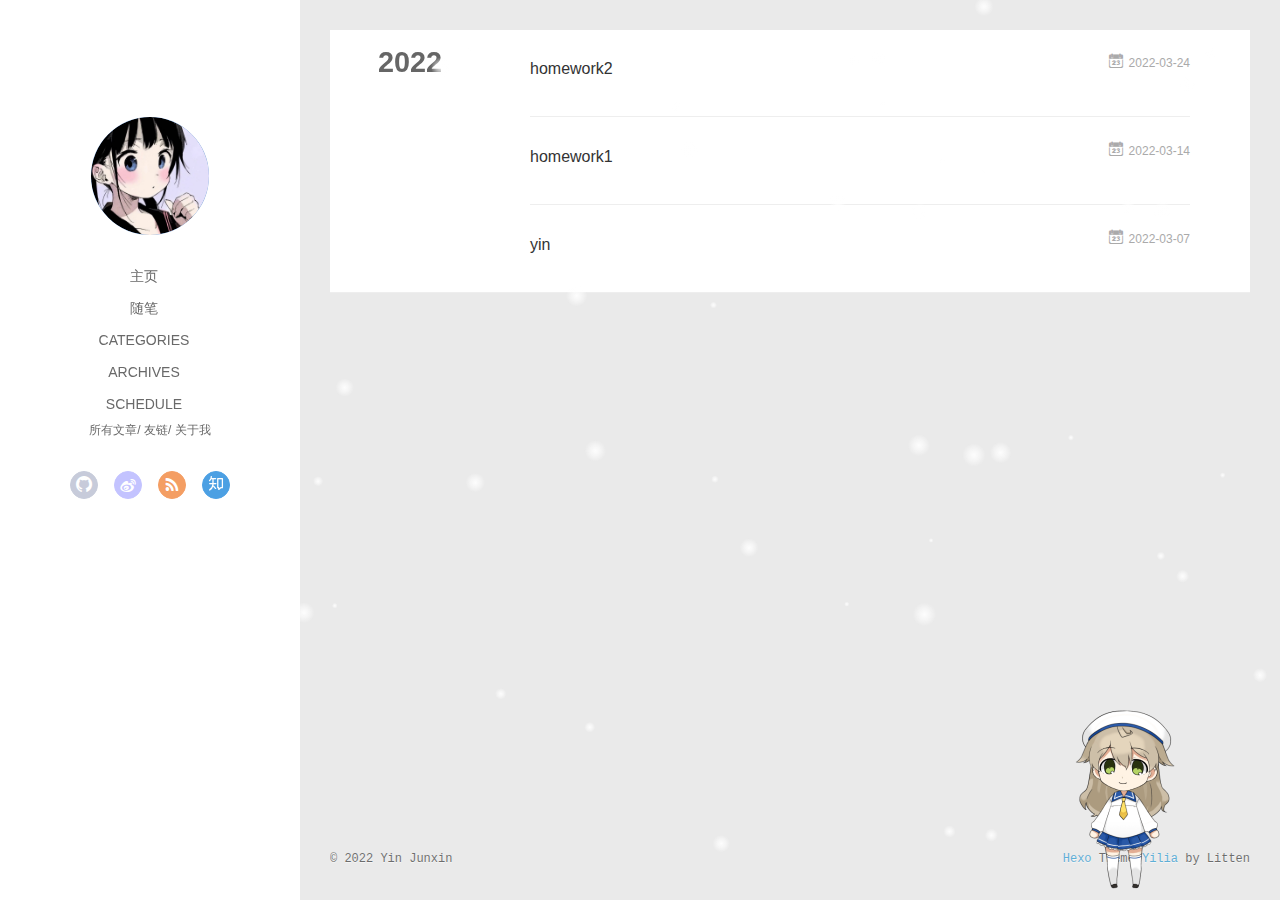
<file: archives/index.html>
<!DOCTYPE html>
<html>
<head>
  <meta charset="utf-8">
  
  <meta name="renderer" content="webkit">
  <meta http-equiv="X-UA-Compatible" content="IE=edge" >
  <link rel="dns-prefetch" href="http://example.com">
  <title>Archives | 软工博客</title>
  <meta name="viewport" content="width=device-width, initial-scale=1, maximum-scale=1">
  <meta name="description" content="酱料不好吃">
<meta property="og:type" content="website">
<meta property="og:title" content="软工博客">
<meta property="og:url" content="http://example.com/archives/index.html">
<meta property="og:site_name" content="软工博客">
<meta property="og:description" content="酱料不好吃">
<meta property="og:locale" content="en_US">
<meta property="article:author" content="Yin Junxin">
<meta name="twitter:card" content="summary">
  
    <link rel="alternative" href="/atom.xml" title="软工博客" type="application/atom+xml">
  
  
    <link rel="icon" href="/favicon.png">
  
  <link rel="stylesheet" type="text/css" href="/./main.0cf68a.css">
  <style type="text/css">
  
    #container.show {
      background: linear-gradient(200deg,#a0cfe4,#e8c37e);
    }
  </style>
  

  

<meta name="generator" content="Hexo 6.0.0"></head>

<body>
  <div id="container" q-class="show:isCtnShow">
    <canvas id="anm-canvas" class="anm-canvas"></canvas>
    <div class="left-col" q-class="show:isShow">
      
<!-- <div class="overlay" style="background: #4d4d4d;"> --> 
<div class="overlay" ></div>
<div class="intrude-less">
	<header id="header" class="inner">
		<a href="/" class="profilepic">
			<img src="/img/xin.jpg" class="js-avatar">
		</a>
		<hgroup>
		  <h1 class="header-author"><a href="/"></a></h1>
		</hgroup>
		

		<nav class="header-menu">
			<ul>
			
				<li><a href="/">主页</a></li>
	        
				<li><a href="/tags/%E9%9A%8F%E7%AC%94/">随笔</a></li>
	        
				<li><a href="/categories/%20%7C%20%7C%20th">categories</a></li>
	        
				<li><a href="/archives/%20%7C%20%7C%20archives">archives</a></li>
	        
				<li><a href="/schedule/%20%7C%20%7C%20schedule">schedule</a></li>
	        
			</ul>
		</nav>
		<nav class="header-smart-menu">
    		
    			
    			<a q-on="click: openSlider(e, 'innerArchive')" href="javascript:void(0)">所有文章</a>
    			
            
    			
    			<a q-on="click: openSlider(e, 'friends')" href="javascript:void(0)">友链</a>
    			
            
    			
    			<a q-on="click: openSlider(e, 'aboutme')" href="javascript:void(0)">关于我</a>
    			
            
		</nav>
		<nav class="header-nav">
			<div class="social">
				
					<a class="github" target="_blank" href="#" title="github"><i class="icon-github"></i></a>
		        
					<a class="weibo" target="_blank" href="#" title="weibo"><i class="icon-weibo"></i></a>
		        
					<a class="rss" target="_blank" href="#" title="rss"><i class="icon-rss"></i></a>
		        
					<a class="zhihu" target="_blank" href="#" title="zhihu"><i class="icon-zhihu"></i></a>
		        
			</div>
		</nav>
	</header>		
</div>

    </div>
    <div class="mid-col" q-class="show:isShow,hide:isShow|isFalse">
      
<nav id="mobile-nav">
  	<div class="overlay js-overlay" style="background: #4d4d4d"></div>
	<div class="btnctn js-mobile-btnctn">
  		<div class="slider-trigger list" q-on="click: openSlider(e)"><i class="icon icon-sort"></i></div>
	</div>
	<div class="intrude-less">
		<header id="header" class="inner">
			<div class="profilepic">
				<img src="/img/xin.jpg" class="js-avatar">
			</div>
			<hgroup>
			  <h1 class="header-author js-header-author"></h1>
			</hgroup>
			
			
			
				
			
				
			
				
			
				
			
				
			
			
			
			<nav class="header-nav">
				<div class="social">
					
						<a class="github" target="_blank" href="#" title="github"><i class="icon-github"></i></a>
			        
						<a class="weibo" target="_blank" href="#" title="weibo"><i class="icon-weibo"></i></a>
			        
						<a class="rss" target="_blank" href="#" title="rss"><i class="icon-rss"></i></a>
			        
						<a class="zhihu" target="_blank" href="#" title="zhihu"><i class="icon-zhihu"></i></a>
			        
				</div>
			</nav>

			<nav class="header-menu js-header-menu">
				<ul style="width: 70%">
				
				
					<li style="width: 20%"><a href="/">主页</a></li>
		        
					<li style="width: 20%"><a href="/tags/%E9%9A%8F%E7%AC%94/">随笔</a></li>
		        
					<li style="width: 20%"><a href="/categories/%20%7C%20%7C%20th">categories</a></li>
		        
					<li style="width: 20%"><a href="/archives/%20%7C%20%7C%20archives">archives</a></li>
		        
					<li style="width: 20%"><a href="/schedule/%20%7C%20%7C%20schedule">schedule</a></li>
		        
				</ul>
			</nav>
		</header>				
	</div>
	<div class="mobile-mask" style="display:none" q-show="isShow"></div>
</nav>

      <div id="wrapper" class="body-wrap">
        <div class="menu-l">
          <div class="canvas-wrap">
            <canvas data-colors="#eaeaea" data-sectionHeight="100" data-contentId="js-content" id="myCanvas1" class="anm-canvas"></canvas>
          </div>
          <div id="js-content" class="content-ll">
            
  
  
    
    
      
      
      <section class="archives-wrap">
        <div class="archive-year-wrap">
          <a href="/archives/2022" class="archive-year">2022</a>
        </div>
        <div class="archives">
    
    <article class="archive-article archive-type-post">
  <div class="archive-article-inner">
    <header class="archive-article-header">
      	<div class="article-meta">
	      	<a href="/2022/03/24/homework2/" class="archive-article-date">
  	<time datetime="2022-03-24T13:40:10.000Z" itemprop="datePublished"><i class="icon-calendar icon"></i>2022-03-24</time>
</a>
        </div>
    	 
  
    <h1 itemprop="name">
      <a class="archive-article-title" href="/2022/03/24/homework2/">homework2</a>
    </h1>
  

        <div class="article-info info-on-right">
          
          

        </div>
        <div class="clearfix"></div>
    </header>
  </div>
</article>
  
    
    
    <article class="archive-article archive-type-post">
  <div class="archive-article-inner">
    <header class="archive-article-header">
      	<div class="article-meta">
	      	<a href="/2022/03/14/homework1/" class="archive-article-date">
  	<time datetime="2022-03-14T09:01:18.000Z" itemprop="datePublished"><i class="icon-calendar icon"></i>2022-03-14</time>
</a>
        </div>
    	 
  
    <h1 itemprop="name">
      <a class="archive-article-title" href="/2022/03/14/homework1/">homework1</a>
    </h1>
  

        <div class="article-info info-on-right">
          
          

        </div>
        <div class="clearfix"></div>
    </header>
  </div>
</article>
  
    
    
    <article class="archive-article archive-type-post">
  <div class="archive-article-inner">
    <header class="archive-article-header">
      	<div class="article-meta">
	      	<a href="/2022/03/07/hello-world/" class="archive-article-date">
  	<time datetime="2022-03-07T09:37:58.748Z" itemprop="datePublished"><i class="icon-calendar icon"></i>2022-03-07</time>
</a>
        </div>
    	 
  
    <h1 itemprop="name">
      <a class="archive-article-title" href="/2022/03/07/hello-world/">yin</a>
    </h1>
  

        <div class="article-info info-on-right">
          
          

        </div>
        <div class="clearfix"></div>
    </header>
  </div>
</article>
  
  
    </div></section>
  

    


          </div>
        </div>
      </div>
      <footer id="footer">
  <div class="outer">
    <div id="footer-info">
    	<div class="footer-left">
    		&copy; 2022 Yin Junxin
    	</div>
      	<div class="footer-right">
      		<a href="http://hexo.io/" target="_blank">Hexo</a>  Theme <a href="https://github.com/litten/hexo-theme-yilia" target="_blank">Yilia</a> by Litten
      	</div>
    </div>
  </div>
</footer>
    </div>
    <script>
	var yiliaConfig = {
		mathjax: false,
		isHome: false,
		isPost: false,
		isArchive: true,
		isTag: false,
		isCategory: false,
		open_in_new: false,
		toc_hide_index: true,
		root: "/",
		innerArchive: true,
		showTags: false
	}
</script>

<script>!function(t){function n(e){if(r[e])return r[e].exports;var i=r[e]={exports:{},id:e,loaded:!1};return t[e].call(i.exports,i,i.exports,n),i.loaded=!0,i.exports}var r={};n.m=t,n.c=r,n.p="./",n(0)}([function(t,n,r){r(195),t.exports=r(191)},function(t,n,r){var e=r(3),i=r(52),o=r(27),u=r(28),c=r(53),f="prototype",a=function(t,n,r){var s,l,h,v,p=t&a.F,d=t&a.G,y=t&a.S,g=t&a.P,b=t&a.B,m=d?e:y?e[n]||(e[n]={}):(e[n]||{})[f],x=d?i:i[n]||(i[n]={}),w=x[f]||(x[f]={});d&&(r=n);for(s in r)l=!p&&m&&void 0!==m[s],h=(l?m:r)[s],v=b&&l?c(h,e):g&&"function"==typeof h?c(Function.call,h):h,m&&u(m,s,h,t&a.U),x[s]!=h&&o(x,s,v),g&&w[s]!=h&&(w[s]=h)};e.core=i,a.F=1,a.G=2,a.S=4,a.P=8,a.B=16,a.W=32,a.U=64,a.R=128,t.exports=a},function(t,n,r){var e=r(6);t.exports=function(t){if(!e(t))throw TypeError(t+" is not an object!");return t}},function(t,n){var r=t.exports="undefined"!=typeof window&&window.Math==Math?window:"undefined"!=typeof self&&self.Math==Math?self:Function("return this")();"number"==typeof __g&&(__g=r)},function(t,n){t.exports=function(t){try{return!!t()}catch(t){return!0}}},function(t,n){var r=t.exports="undefined"!=typeof window&&window.Math==Math?window:"undefined"!=typeof self&&self.Math==Math?self:Function("return this")();"number"==typeof __g&&(__g=r)},function(t,n){t.exports=function(t){return"object"==typeof t?null!==t:"function"==typeof t}},function(t,n,r){var e=r(126)("wks"),i=r(76),o=r(3).Symbol,u="function"==typeof o;(t.exports=function(t){return e[t]||(e[t]=u&&o[t]||(u?o:i)("Symbol."+t))}).store=e},function(t,n){var r={}.hasOwnProperty;t.exports=function(t,n){return r.call(t,n)}},function(t,n,r){var e=r(94),i=r(33);t.exports=function(t){return e(i(t))}},function(t,n,r){t.exports=!r(4)(function(){return 7!=Object.defineProperty({},"a",{get:function(){return 7}}).a})},function(t,n,r){var e=r(2),i=r(167),o=r(50),u=Object.defineProperty;n.f=r(10)?Object.defineProperty:function(t,n,r){if(e(t),n=o(n,!0),e(r),i)try{return u(t,n,r)}catch(t){}if("get"in r||"set"in r)throw TypeError("Accessors not supported!");return"value"in r&&(t[n]=r.value),t}},function(t,n,r){t.exports=!r(18)(function(){return 7!=Object.defineProperty({},"a",{get:function(){return 7}}).a})},function(t,n,r){var e=r(14),i=r(22);t.exports=r(12)?function(t,n,r){return e.f(t,n,i(1,r))}:function(t,n,r){return t[n]=r,t}},function(t,n,r){var e=r(20),i=r(58),o=r(42),u=Object.defineProperty;n.f=r(12)?Object.defineProperty:function(t,n,r){if(e(t),n=o(n,!0),e(r),i)try{return u(t,n,r)}catch(t){}if("get"in r||"set"in r)throw TypeError("Accessors not supported!");return"value"in r&&(t[n]=r.value),t}},function(t,n,r){var e=r(40)("wks"),i=r(23),o=r(5).Symbol,u="function"==typeof o;(t.exports=function(t){return e[t]||(e[t]=u&&o[t]||(u?o:i)("Symbol."+t))}).store=e},function(t,n,r){var e=r(67),i=Math.min;t.exports=function(t){return t>0?i(e(t),9007199254740991):0}},function(t,n,r){var e=r(46);t.exports=function(t){return Object(e(t))}},function(t,n){t.exports=function(t){try{return!!t()}catch(t){return!0}}},function(t,n,r){var e=r(63),i=r(34);t.exports=Object.keys||function(t){return e(t,i)}},function(t,n,r){var e=r(21);t.exports=function(t){if(!e(t))throw TypeError(t+" is not an object!");return t}},function(t,n){t.exports=function(t){return"object"==typeof t?null!==t:"function"==typeof t}},function(t,n){t.exports=function(t,n){return{enumerable:!(1&t),configurable:!(2&t),writable:!(4&t),value:n}}},function(t,n){var r=0,e=Math.random();t.exports=function(t){return"Symbol(".concat(void 0===t?"":t,")_",(++r+e).toString(36))}},function(t,n){var r={}.hasOwnProperty;t.exports=function(t,n){return r.call(t,n)}},function(t,n){var r=t.exports={version:"2.4.0"};"number"==typeof __e&&(__e=r)},function(t,n){t.exports=function(t){if("function"!=typeof t)throw TypeError(t+" is not a function!");return t}},function(t,n,r){var e=r(11),i=r(66);t.exports=r(10)?function(t,n,r){return e.f(t,n,i(1,r))}:function(t,n,r){return t[n]=r,t}},function(t,n,r){var e=r(3),i=r(27),o=r(24),u=r(76)("src"),c="toString",f=Function[c],a=(""+f).split(c);r(52).inspectSource=function(t){return f.call(t)},(t.exports=function(t,n,r,c){var f="function"==typeof r;f&&(o(r,"name")||i(r,"name",n)),t[n]!==r&&(f&&(o(r,u)||i(r,u,t[n]?""+t[n]:a.join(String(n)))),t===e?t[n]=r:c?t[n]?t[n]=r:i(t,n,r):(delete t[n],i(t,n,r)))})(Function.prototype,c,function(){return"function"==typeof this&&this[u]||f.call(this)})},function(t,n,r){var e=r(1),i=r(4),o=r(46),u=function(t,n,r,e){var i=String(o(t)),u="<"+n;return""!==r&&(u+=" "+r+'="'+String(e).replace(/"/g,"&quot;")+'"'),u+">"+i+"</"+n+">"};t.exports=function(t,n){var r={};r[t]=n(u),e(e.P+e.F*i(function(){var n=""[t]('"');return n!==n.toLowerCase()||n.split('"').length>3}),"String",r)}},function(t,n,r){var e=r(115),i=r(46);t.exports=function(t){return e(i(t))}},function(t,n,r){var e=r(116),i=r(66),o=r(30),u=r(50),c=r(24),f=r(167),a=Object.getOwnPropertyDescriptor;n.f=r(10)?a:function(t,n){if(t=o(t),n=u(n,!0),f)try{return a(t,n)}catch(t){}if(c(t,n))return i(!e.f.call(t,n),t[n])}},function(t,n,r){var e=r(24),i=r(17),o=r(145)("IE_PROTO"),u=Object.prototype;t.exports=Object.getPrototypeOf||function(t){return t=i(t),e(t,o)?t[o]:"function"==typeof t.constructor&&t instanceof t.constructor?t.constructor.prototype:t instanceof Object?u:null}},function(t,n){t.exports=function(t){if(void 0==t)throw TypeError("Can't call method on  "+t);return t}},function(t,n){t.exports="constructor,hasOwnProperty,isPrototypeOf,propertyIsEnumerable,toLocaleString,toString,valueOf".split(",")},function(t,n){t.exports={}},function(t,n){t.exports=!0},function(t,n){n.f={}.propertyIsEnumerable},function(t,n,r){var e=r(14).f,i=r(8),o=r(15)("toStringTag");t.exports=function(t,n,r){t&&!i(t=r?t:t.prototype,o)&&e(t,o,{configurable:!0,value:n})}},function(t,n,r){var e=r(40)("keys"),i=r(23);t.exports=function(t){return e[t]||(e[t]=i(t))}},function(t,n,r){var e=r(5),i="__core-js_shared__",o=e[i]||(e[i]={});t.exports=function(t){return o[t]||(o[t]={})}},function(t,n){var r=Math.ceil,e=Math.floor;t.exports=function(t){return isNaN(t=+t)?0:(t>0?e:r)(t)}},function(t,n,r){var e=r(21);t.exports=function(t,n){if(!e(t))return t;var r,i;if(n&&"function"==typeof(r=t.toString)&&!e(i=r.call(t)))return i;if("function"==typeof(r=t.valueOf)&&!e(i=r.call(t)))return i;if(!n&&"function"==typeof(r=t.toString)&&!e(i=r.call(t)))return i;throw TypeError("Can't convert object to primitive value")}},function(t,n,r){var e=r(5),i=r(25),o=r(36),u=r(44),c=r(14).f;t.exports=function(t){var n=i.Symbol||(i.Symbol=o?{}:e.Symbol||{});"_"==t.charAt(0)||t in n||c(n,t,{value:u.f(t)})}},function(t,n,r){n.f=r(15)},function(t,n){var r={}.toString;t.exports=function(t){return r.call(t).slice(8,-1)}},function(t,n){t.exports=function(t){if(void 0==t)throw TypeError("Can't call method on  "+t);return t}},function(t,n,r){var e=r(4);t.exports=function(t,n){return!!t&&e(function(){n?t.call(null,function(){},1):t.call(null)})}},function(t,n,r){var e=r(53),i=r(115),o=r(17),u=r(16),c=r(203);t.exports=function(t,n){var r=1==t,f=2==t,a=3==t,s=4==t,l=6==t,h=5==t||l,v=n||c;return function(n,c,p){for(var d,y,g=o(n),b=i(g),m=e(c,p,3),x=u(b.length),w=0,S=r?v(n,x):f?v(n,0):void 0;x>w;w++)if((h||w in b)&&(d=b[w],y=m(d,w,g),t))if(r)S[w]=y;else if(y)switch(t){case 3:return!0;case 5:return d;case 6:return w;case 2:S.push(d)}else if(s)return!1;return l?-1:a||s?s:S}}},function(t,n,r){var e=r(1),i=r(52),o=r(4);t.exports=function(t,n){var r=(i.Object||{})[t]||Object[t],u={};u[t]=n(r),e(e.S+e.F*o(function(){r(1)}),"Object",u)}},function(t,n,r){var e=r(6);t.exports=function(t,n){if(!e(t))return t;var r,i;if(n&&"function"==typeof(r=t.toString)&&!e(i=r.call(t)))return i;if("function"==typeof(r=t.valueOf)&&!e(i=r.call(t)))return i;if(!n&&"function"==typeof(r=t.toString)&&!e(i=r.call(t)))return i;throw TypeError("Can't convert object to primitive value")}},function(t,n,r){var e=r(5),i=r(25),o=r(91),u=r(13),c="prototype",f=function(t,n,r){var a,s,l,h=t&f.F,v=t&f.G,p=t&f.S,d=t&f.P,y=t&f.B,g=t&f.W,b=v?i:i[n]||(i[n]={}),m=b[c],x=v?e:p?e[n]:(e[n]||{})[c];v&&(r=n);for(a in r)(s=!h&&x&&void 0!==x[a])&&a in b||(l=s?x[a]:r[a],b[a]=v&&"function"!=typeof x[a]?r[a]:y&&s?o(l,e):g&&x[a]==l?function(t){var n=function(n,r,e){if(this instanceof t){switch(arguments.length){case 0:return new t;case 1:return new t(n);case 2:return new t(n,r)}return new t(n,r,e)}return t.apply(this,arguments)};return n[c]=t[c],n}(l):d&&"function"==typeof l?o(Function.call,l):l,d&&((b.virtual||(b.virtual={}))[a]=l,t&f.R&&m&&!m[a]&&u(m,a,l)))};f.F=1,f.G=2,f.S=4,f.P=8,f.B=16,f.W=32,f.U=64,f.R=128,t.exports=f},function(t,n){var r=t.exports={version:"2.4.0"};"number"==typeof __e&&(__e=r)},function(t,n,r){var e=r(26);t.exports=function(t,n,r){if(e(t),void 0===n)return t;switch(r){case 1:return function(r){return t.call(n,r)};case 2:return function(r,e){return t.call(n,r,e)};case 3:return function(r,e,i){return t.call(n,r,e,i)}}return function(){return t.apply(n,arguments)}}},function(t,n,r){var e=r(183),i=r(1),o=r(126)("metadata"),u=o.store||(o.store=new(r(186))),c=function(t,n,r){var i=u.get(t);if(!i){if(!r)return;u.set(t,i=new e)}var o=i.get(n);if(!o){if(!r)return;i.set(n,o=new e)}return o},f=function(t,n,r){var e=c(n,r,!1);return void 0!==e&&e.has(t)},a=function(t,n,r){var e=c(n,r,!1);return void 0===e?void 0:e.get(t)},s=function(t,n,r,e){c(r,e,!0).set(t,n)},l=function(t,n){var r=c(t,n,!1),e=[];return r&&r.forEach(function(t,n){e.push(n)}),e},h=function(t){return void 0===t||"symbol"==typeof t?t:String(t)},v=function(t){i(i.S,"Reflect",t)};t.exports={store:u,map:c,has:f,get:a,set:s,keys:l,key:h,exp:v}},function(t,n,r){"use strict";if(r(10)){var e=r(69),i=r(3),o=r(4),u=r(1),c=r(127),f=r(152),a=r(53),s=r(68),l=r(66),h=r(27),v=r(73),p=r(67),d=r(16),y=r(75),g=r(50),b=r(24),m=r(180),x=r(114),w=r(6),S=r(17),_=r(137),O=r(70),E=r(32),P=r(71).f,j=r(154),F=r(76),M=r(7),A=r(48),N=r(117),T=r(146),I=r(155),k=r(80),L=r(123),R=r(74),C=r(130),D=r(160),U=r(11),W=r(31),G=U.f,B=W.f,V=i.RangeError,z=i.TypeError,q=i.Uint8Array,K="ArrayBuffer",J="Shared"+K,Y="BYTES_PER_ELEMENT",H="prototype",$=Array[H],X=f.ArrayBuffer,Q=f.DataView,Z=A(0),tt=A(2),nt=A(3),rt=A(4),et=A(5),it=A(6),ot=N(!0),ut=N(!1),ct=I.values,ft=I.keys,at=I.entries,st=$.lastIndexOf,lt=$.reduce,ht=$.reduceRight,vt=$.join,pt=$.sort,dt=$.slice,yt=$.toString,gt=$.toLocaleString,bt=M("iterator"),mt=M("toStringTag"),xt=F("typed_constructor"),wt=F("def_constructor"),St=c.CONSTR,_t=c.TYPED,Ot=c.VIEW,Et="Wrong length!",Pt=A(1,function(t,n){return Tt(T(t,t[wt]),n)}),jt=o(function(){return 1===new q(new Uint16Array([1]).buffer)[0]}),Ft=!!q&&!!q[H].set&&o(function(){new q(1).set({})}),Mt=function(t,n){if(void 0===t)throw z(Et);var r=+t,e=d(t);if(n&&!m(r,e))throw V(Et);return e},At=function(t,n){var r=p(t);if(r<0||r%n)throw V("Wrong offset!");return r},Nt=function(t){if(w(t)&&_t in t)return t;throw z(t+" is not a typed array!")},Tt=function(t,n){if(!(w(t)&&xt in t))throw z("It is not a typed array constructor!");return new t(n)},It=function(t,n){return kt(T(t,t[wt]),n)},kt=function(t,n){for(var r=0,e=n.length,i=Tt(t,e);e>r;)i[r]=n[r++];return i},Lt=function(t,n,r){G(t,n,{get:function(){return this._d[r]}})},Rt=function(t){var n,r,e,i,o,u,c=S(t),f=arguments.length,s=f>1?arguments[1]:void 0,l=void 0!==s,h=j(c);if(void 0!=h&&!_(h)){for(u=h.call(c),e=[],n=0;!(o=u.next()).done;n++)e.push(o.value);c=e}for(l&&f>2&&(s=a(s,arguments[2],2)),n=0,r=d(c.length),i=Tt(this,r);r>n;n++)i[n]=l?s(c[n],n):c[n];return i},Ct=function(){for(var t=0,n=arguments.length,r=Tt(this,n);n>t;)r[t]=arguments[t++];return r},Dt=!!q&&o(function(){gt.call(new q(1))}),Ut=function(){return gt.apply(Dt?dt.call(Nt(this)):Nt(this),arguments)},Wt={copyWithin:function(t,n){return D.call(Nt(this),t,n,arguments.length>2?arguments[2]:void 0)},every:function(t){return rt(Nt(this),t,arguments.length>1?arguments[1]:void 0)},fill:function(t){return C.apply(Nt(this),arguments)},filter:function(t){return It(this,tt(Nt(this),t,arguments.length>1?arguments[1]:void 0))},find:function(t){return et(Nt(this),t,arguments.length>1?arguments[1]:void 0)},findIndex:function(t){return it(Nt(this),t,arguments.length>1?arguments[1]:void 0)},forEach:function(t){Z(Nt(this),t,arguments.length>1?arguments[1]:void 0)},indexOf:function(t){return ut(Nt(this),t,arguments.length>1?arguments[1]:void 0)},includes:function(t){return ot(Nt(this),t,arguments.length>1?arguments[1]:void 0)},join:function(t){return vt.apply(Nt(this),arguments)},lastIndexOf:function(t){return st.apply(Nt(this),arguments)},map:function(t){return Pt(Nt(this),t,arguments.length>1?arguments[1]:void 0)},reduce:function(t){return lt.apply(Nt(this),arguments)},reduceRight:function(t){return ht.apply(Nt(this),arguments)},reverse:function(){for(var t,n=this,r=Nt(n).length,e=Math.floor(r/2),i=0;i<e;)t=n[i],n[i++]=n[--r],n[r]=t;return n},some:function(t){return nt(Nt(this),t,arguments.length>1?arguments[1]:void 0)},sort:function(t){return pt.call(Nt(this),t)},subarray:function(t,n){var r=Nt(this),e=r.length,i=y(t,e);return new(T(r,r[wt]))(r.buffer,r.byteOffset+i*r.BYTES_PER_ELEMENT,d((void 0===n?e:y(n,e))-i))}},Gt=function(t,n){return It(this,dt.call(Nt(this),t,n))},Bt=function(t){Nt(this);var n=At(arguments[1],1),r=this.length,e=S(t),i=d(e.length),o=0;if(i+n>r)throw V(Et);for(;o<i;)this[n+o]=e[o++]},Vt={entries:function(){return at.call(Nt(this))},keys:function(){return ft.call(Nt(this))},values:function(){return ct.call(Nt(this))}},zt=function(t,n){return w(t)&&t[_t]&&"symbol"!=typeof n&&n in t&&String(+n)==String(n)},qt=function(t,n){return zt(t,n=g(n,!0))?l(2,t[n]):B(t,n)},Kt=function(t,n,r){return!(zt(t,n=g(n,!0))&&w(r)&&b(r,"value"))||b(r,"get")||b(r,"set")||r.configurable||b(r,"writable")&&!r.writable||b(r,"enumerable")&&!r.enumerable?G(t,n,r):(t[n]=r.value,t)};St||(W.f=qt,U.f=Kt),u(u.S+u.F*!St,"Object",{getOwnPropertyDescriptor:qt,defineProperty:Kt}),o(function(){yt.call({})})&&(yt=gt=function(){return vt.call(this)});var Jt=v({},Wt);v(Jt,Vt),h(Jt,bt,Vt.values),v(Jt,{slice:Gt,set:Bt,constructor:function(){},toString:yt,toLocaleString:Ut}),Lt(Jt,"buffer","b"),Lt(Jt,"byteOffset","o"),Lt(Jt,"byteLength","l"),Lt(Jt,"length","e"),G(Jt,mt,{get:function(){return this[_t]}}),t.exports=function(t,n,r,f){f=!!f;var a=t+(f?"Clamped":"")+"Array",l="Uint8Array"!=a,v="get"+t,p="set"+t,y=i[a],g=y||{},b=y&&E(y),m=!y||!c.ABV,S={},_=y&&y[H],j=function(t,r){var e=t._d;return e.v[v](r*n+e.o,jt)},F=function(t,r,e){var i=t._d;f&&(e=(e=Math.round(e))<0?0:e>255?255:255&e),i.v[p](r*n+i.o,e,jt)},M=function(t,n){G(t,n,{get:function(){return j(this,n)},set:function(t){return F(this,n,t)},enumerable:!0})};m?(y=r(function(t,r,e,i){s(t,y,a,"_d");var o,u,c,f,l=0,v=0;if(w(r)){if(!(r instanceof X||(f=x(r))==K||f==J))return _t in r?kt(y,r):Rt.call(y,r);o=r,v=At(e,n);var p=r.byteLength;if(void 0===i){if(p%n)throw V(Et);if((u=p-v)<0)throw V(Et)}else if((u=d(i)*n)+v>p)throw V(Et);c=u/n}else c=Mt(r,!0),u=c*n,o=new X(u);for(h(t,"_d",{b:o,o:v,l:u,e:c,v:new Q(o)});l<c;)M(t,l++)}),_=y[H]=O(Jt),h(_,"constructor",y)):L(function(t){new y(null),new y(t)},!0)||(y=r(function(t,r,e,i){s(t,y,a);var o;return w(r)?r instanceof X||(o=x(r))==K||o==J?void 0!==i?new g(r,At(e,n),i):void 0!==e?new g(r,At(e,n)):new g(r):_t in r?kt(y,r):Rt.call(y,r):new g(Mt(r,l))}),Z(b!==Function.prototype?P(g).concat(P(b)):P(g),function(t){t in y||h(y,t,g[t])}),y[H]=_,e||(_.constructor=y));var A=_[bt],N=!!A&&("values"==A.name||void 0==A.name),T=Vt.values;h(y,xt,!0),h(_,_t,a),h(_,Ot,!0),h(_,wt,y),(f?new y(1)[mt]==a:mt in _)||G(_,mt,{get:function(){return a}}),S[a]=y,u(u.G+u.W+u.F*(y!=g),S),u(u.S,a,{BYTES_PER_ELEMENT:n,from:Rt,of:Ct}),Y in _||h(_,Y,n),u(u.P,a,Wt),R(a),u(u.P+u.F*Ft,a,{set:Bt}),u(u.P+u.F*!N,a,Vt),u(u.P+u.F*(_.toString!=yt),a,{toString:yt}),u(u.P+u.F*o(function(){new y(1).slice()}),a,{slice:Gt}),u(u.P+u.F*(o(function(){return[1,2].toLocaleString()!=new y([1,2]).toLocaleString()})||!o(function(){_.toLocaleString.call([1,2])})),a,{toLocaleString:Ut}),k[a]=N?A:T,e||N||h(_,bt,T)}}else t.exports=function(){}},function(t,n){var r={}.toString;t.exports=function(t){return r.call(t).slice(8,-1)}},function(t,n,r){var e=r(21),i=r(5).document,o=e(i)&&e(i.createElement);t.exports=function(t){return o?i.createElement(t):{}}},function(t,n,r){t.exports=!r(12)&&!r(18)(function(){return 7!=Object.defineProperty(r(57)("div"),"a",{get:function(){return 7}}).a})},function(t,n,r){"use strict";var e=r(36),i=r(51),o=r(64),u=r(13),c=r(8),f=r(35),a=r(96),s=r(38),l=r(103),h=r(15)("iterator"),v=!([].keys&&"next"in[].keys()),p="keys",d="values",y=function(){return this};t.exports=function(t,n,r,g,b,m,x){a(r,n,g);var w,S,_,O=function(t){if(!v&&t in F)return F[t];switch(t){case p:case d:return function(){return new r(this,t)}}return function(){return new r(this,t)}},E=n+" Iterator",P=b==d,j=!1,F=t.prototype,M=F[h]||F["@@iterator"]||b&&F[b],A=M||O(b),N=b?P?O("entries"):A:void 0,T="Array"==n?F.entries||M:M;if(T&&(_=l(T.call(new t)))!==Object.prototype&&(s(_,E,!0),e||c(_,h)||u(_,h,y)),P&&M&&M.name!==d&&(j=!0,A=function(){return M.call(this)}),e&&!x||!v&&!j&&F[h]||u(F,h,A),f[n]=A,f[E]=y,b)if(w={values:P?A:O(d),keys:m?A:O(p),entries:N},x)for(S in w)S in F||o(F,S,w[S]);else i(i.P+i.F*(v||j),n,w);return w}},function(t,n,r){var e=r(20),i=r(100),o=r(34),u=r(39)("IE_PROTO"),c=function(){},f="prototype",a=function(){var t,n=r(57)("iframe"),e=o.length;for(n.style.display="none",r(93).appendChild(n),n.src="javascript:",t=n.contentWindow.document,t.open(),t.write("<script>document.F=Object<\/script>"),t.close(),a=t.F;e--;)delete a[f][o[e]];return a()};t.exports=Object.create||function(t,n){var r;return null!==t?(c[f]=e(t),r=new c,c[f]=null,r[u]=t):r=a(),void 0===n?r:i(r,n)}},function(t,n,r){var e=r(63),i=r(34).concat("length","prototype");n.f=Object.getOwnPropertyNames||function(t){return e(t,i)}},function(t,n){n.f=Object.getOwnPropertySymbols},function(t,n,r){var e=r(8),i=r(9),o=r(90)(!1),u=r(39)("IE_PROTO");t.exports=function(t,n){var r,c=i(t),f=0,a=[];for(r in c)r!=u&&e(c,r)&&a.push(r);for(;n.length>f;)e(c,r=n[f++])&&(~o(a,r)||a.push(r));return a}},function(t,n,r){t.exports=r(13)},function(t,n,r){var e=r(76)("meta"),i=r(6),o=r(24),u=r(11).f,c=0,f=Object.isExtensible||function(){return!0},a=!r(4)(function(){return f(Object.preventExtensions({}))}),s=function(t){u(t,e,{value:{i:"O"+ ++c,w:{}}})},l=function(t,n){if(!i(t))return"symbol"==typeof t?t:("string"==typeof t?"S":"P")+t;if(!o(t,e)){if(!f(t))return"F";if(!n)return"E";s(t)}return t[e].i},h=function(t,n){if(!o(t,e)){if(!f(t))return!0;if(!n)return!1;s(t)}return t[e].w},v=function(t){return a&&p.NEED&&f(t)&&!o(t,e)&&s(t),t},p=t.exports={KEY:e,NEED:!1,fastKey:l,getWeak:h,onFreeze:v}},function(t,n){t.exports=function(t,n){return{enumerable:!(1&t),configurable:!(2&t),writable:!(4&t),value:n}}},function(t,n){var r=Math.ceil,e=Math.floor;t.exports=function(t){return isNaN(t=+t)?0:(t>0?e:r)(t)}},function(t,n){t.exports=function(t,n,r,e){if(!(t instanceof n)||void 0!==e&&e in t)throw TypeError(r+": incorrect invocation!");return t}},function(t,n){t.exports=!1},function(t,n,r){var e=r(2),i=r(173),o=r(133),u=r(145)("IE_PROTO"),c=function(){},f="prototype",a=function(){var t,n=r(132)("iframe"),e=o.length;for(n.style.display="none",r(135).appendChild(n),n.src="javascript:",t=n.contentWindow.document,t.open(),t.write("<script>document.F=Object<\/script>"),t.close(),a=t.F;e--;)delete a[f][o[e]];return a()};t.exports=Object.create||function(t,n){var r;return null!==t?(c[f]=e(t),r=new c,c[f]=null,r[u]=t):r=a(),void 0===n?r:i(r,n)}},function(t,n,r){var e=r(175),i=r(133).concat("length","prototype");n.f=Object.getOwnPropertyNames||function(t){return e(t,i)}},function(t,n,r){var e=r(175),i=r(133);t.exports=Object.keys||function(t){return e(t,i)}},function(t,n,r){var e=r(28);t.exports=function(t,n,r){for(var i in n)e(t,i,n[i],r);return t}},function(t,n,r){"use strict";var e=r(3),i=r(11),o=r(10),u=r(7)("species");t.exports=function(t){var n=e[t];o&&n&&!n[u]&&i.f(n,u,{configurable:!0,get:function(){return this}})}},function(t,n,r){var e=r(67),i=Math.max,o=Math.min;t.exports=function(t,n){return t=e(t),t<0?i(t+n,0):o(t,n)}},function(t,n){var r=0,e=Math.random();t.exports=function(t){return"Symbol(".concat(void 0===t?"":t,")_",(++r+e).toString(36))}},function(t,n,r){var e=r(33);t.exports=function(t){return Object(e(t))}},function(t,n,r){var e=r(7)("unscopables"),i=Array.prototype;void 0==i[e]&&r(27)(i,e,{}),t.exports=function(t){i[e][t]=!0}},function(t,n,r){var e=r(53),i=r(169),o=r(137),u=r(2),c=r(16),f=r(154),a={},s={},n=t.exports=function(t,n,r,l,h){var v,p,d,y,g=h?function(){return t}:f(t),b=e(r,l,n?2:1),m=0;if("function"!=typeof g)throw TypeError(t+" is not iterable!");if(o(g)){for(v=c(t.length);v>m;m++)if((y=n?b(u(p=t[m])[0],p[1]):b(t[m]))===a||y===s)return y}else for(d=g.call(t);!(p=d.next()).done;)if((y=i(d,b,p.value,n))===a||y===s)return y};n.BREAK=a,n.RETURN=s},function(t,n){t.exports={}},function(t,n,r){var e=r(11).f,i=r(24),o=r(7)("toStringTag");t.exports=function(t,n,r){t&&!i(t=r?t:t.prototype,o)&&e(t,o,{configurable:!0,value:n})}},function(t,n,r){var e=r(1),i=r(46),o=r(4),u=r(150),c="["+u+"]",f="​",a=RegExp("^"+c+c+"*"),s=RegExp(c+c+"*$"),l=function(t,n,r){var i={},c=o(function(){return!!u[t]()||f[t]()!=f}),a=i[t]=c?n(h):u[t];r&&(i[r]=a),e(e.P+e.F*c,"String",i)},h=l.trim=function(t,n){return t=String(i(t)),1&n&&(t=t.replace(a,"")),2&n&&(t=t.replace(s,"")),t};t.exports=l},function(t,n,r){t.exports={default:r(86),__esModule:!0}},function(t,n,r){t.exports={default:r(87),__esModule:!0}},function(t,n,r){"use strict";function e(t){return t&&t.__esModule?t:{default:t}}n.__esModule=!0;var i=r(84),o=e(i),u=r(83),c=e(u),f="function"==typeof c.default&&"symbol"==typeof o.default?function(t){return typeof t}:function(t){return t&&"function"==typeof c.default&&t.constructor===c.default&&t!==c.default.prototype?"symbol":typeof t};n.default="function"==typeof c.default&&"symbol"===f(o.default)?function(t){return void 0===t?"undefined":f(t)}:function(t){return t&&"function"==typeof c.default&&t.constructor===c.default&&t!==c.default.prototype?"symbol":void 0===t?"undefined":f(t)}},function(t,n,r){r(110),r(108),r(111),r(112),t.exports=r(25).Symbol},function(t,n,r){r(109),r(113),t.exports=r(44).f("iterator")},function(t,n){t.exports=function(t){if("function"!=typeof t)throw TypeError(t+" is not a function!");return t}},function(t,n){t.exports=function(){}},function(t,n,r){var e=r(9),i=r(106),o=r(105);t.exports=function(t){return function(n,r,u){var c,f=e(n),a=i(f.length),s=o(u,a);if(t&&r!=r){for(;a>s;)if((c=f[s++])!=c)return!0}else for(;a>s;s++)if((t||s in f)&&f[s]===r)return t||s||0;return!t&&-1}}},function(t,n,r){var e=r(88);t.exports=function(t,n,r){if(e(t),void 0===n)return t;switch(r){case 1:return function(r){return t.call(n,r)};case 2:return function(r,e){return t.call(n,r,e)};case 3:return function(r,e,i){return t.call(n,r,e,i)}}return function(){return t.apply(n,arguments)}}},function(t,n,r){var e=r(19),i=r(62),o=r(37);t.exports=function(t){var n=e(t),r=i.f;if(r)for(var u,c=r(t),f=o.f,a=0;c.length>a;)f.call(t,u=c[a++])&&n.push(u);return n}},function(t,n,r){t.exports=r(5).document&&document.documentElement},function(t,n,r){var e=r(56);t.exports=Object("z").propertyIsEnumerable(0)?Object:function(t){return"String"==e(t)?t.split(""):Object(t)}},function(t,n,r){var e=r(56);t.exports=Array.isArray||function(t){return"Array"==e(t)}},function(t,n,r){"use strict";var e=r(60),i=r(22),o=r(38),u={};r(13)(u,r(15)("iterator"),function(){return this}),t.exports=function(t,n,r){t.prototype=e(u,{next:i(1,r)}),o(t,n+" Iterator")}},function(t,n){t.exports=function(t,n){return{value:n,done:!!t}}},function(t,n,r){var e=r(19),i=r(9);t.exports=function(t,n){for(var r,o=i(t),u=e(o),c=u.length,f=0;c>f;)if(o[r=u[f++]]===n)return r}},function(t,n,r){var e=r(23)("meta"),i=r(21),o=r(8),u=r(14).f,c=0,f=Object.isExtensible||function(){return!0},a=!r(18)(function(){return f(Object.preventExtensions({}))}),s=function(t){u(t,e,{value:{i:"O"+ ++c,w:{}}})},l=function(t,n){if(!i(t))return"symbol"==typeof t?t:("string"==typeof t?"S":"P")+t;if(!o(t,e)){if(!f(t))return"F";if(!n)return"E";s(t)}return t[e].i},h=function(t,n){if(!o(t,e)){if(!f(t))return!0;if(!n)return!1;s(t)}return t[e].w},v=function(t){return a&&p.NEED&&f(t)&&!o(t,e)&&s(t),t},p=t.exports={KEY:e,NEED:!1,fastKey:l,getWeak:h,onFreeze:v}},function(t,n,r){var e=r(14),i=r(20),o=r(19);t.exports=r(12)?Object.defineProperties:function(t,n){i(t);for(var r,u=o(n),c=u.length,f=0;c>f;)e.f(t,r=u[f++],n[r]);return t}},function(t,n,r){var e=r(37),i=r(22),o=r(9),u=r(42),c=r(8),f=r(58),a=Object.getOwnPropertyDescriptor;n.f=r(12)?a:function(t,n){if(t=o(t),n=u(n,!0),f)try{return a(t,n)}catch(t){}if(c(t,n))return i(!e.f.call(t,n),t[n])}},function(t,n,r){var e=r(9),i=r(61).f,o={}.toString,u="object"==typeof window&&window&&Object.getOwnPropertyNames?Object.getOwnPropertyNames(window):[],c=function(t){try{return i(t)}catch(t){return u.slice()}};t.exports.f=function(t){return u&&"[object Window]"==o.call(t)?c(t):i(e(t))}},function(t,n,r){var e=r(8),i=r(77),o=r(39)("IE_PROTO"),u=Object.prototype;t.exports=Object.getPrototypeOf||function(t){return t=i(t),e(t,o)?t[o]:"function"==typeof t.constructor&&t instanceof t.constructor?t.constructor.prototype:t instanceof Object?u:null}},function(t,n,r){var e=r(41),i=r(33);t.exports=function(t){return function(n,r){var o,u,c=String(i(n)),f=e(r),a=c.length;return f<0||f>=a?t?"":void 0:(o=c.charCodeAt(f),o<55296||o>56319||f+1===a||(u=c.charCodeAt(f+1))<56320||u>57343?t?c.charAt(f):o:t?c.slice(f,f+2):u-56320+(o-55296<<10)+65536)}}},function(t,n,r){var e=r(41),i=Math.max,o=Math.min;t.exports=function(t,n){return t=e(t),t<0?i(t+n,0):o(t,n)}},function(t,n,r){var e=r(41),i=Math.min;t.exports=function(t){return t>0?i(e(t),9007199254740991):0}},function(t,n,r){"use strict";var e=r(89),i=r(97),o=r(35),u=r(9);t.exports=r(59)(Array,"Array",function(t,n){this._t=u(t),this._i=0,this._k=n},function(){var t=this._t,n=this._k,r=this._i++;return!t||r>=t.length?(this._t=void 0,i(1)):"keys"==n?i(0,r):"values"==n?i(0,t[r]):i(0,[r,t[r]])},"values"),o.Arguments=o.Array,e("keys"),e("values"),e("entries")},function(t,n){},function(t,n,r){"use strict";var e=r(104)(!0);r(59)(String,"String",function(t){this._t=String(t),this._i=0},function(){var t,n=this._t,r=this._i;return r>=n.length?{value:void 0,done:!0}:(t=e(n,r),this._i+=t.length,{value:t,done:!1})})},function(t,n,r){"use strict";var e=r(5),i=r(8),o=r(12),u=r(51),c=r(64),f=r(99).KEY,a=r(18),s=r(40),l=r(38),h=r(23),v=r(15),p=r(44),d=r(43),y=r(98),g=r(92),b=r(95),m=r(20),x=r(9),w=r(42),S=r(22),_=r(60),O=r(102),E=r(101),P=r(14),j=r(19),F=E.f,M=P.f,A=O.f,N=e.Symbol,T=e.JSON,I=T&&T.stringify,k="prototype",L=v("_hidden"),R=v("toPrimitive"),C={}.propertyIsEnumerable,D=s("symbol-registry"),U=s("symbols"),W=s("op-symbols"),G=Object[k],B="function"==typeof N,V=e.QObject,z=!V||!V[k]||!V[k].findChild,q=o&&a(function(){return 7!=_(M({},"a",{get:function(){return M(this,"a",{value:7}).a}})).a})?function(t,n,r){var e=F(G,n);e&&delete G[n],M(t,n,r),e&&t!==G&&M(G,n,e)}:M,K=function(t){var n=U[t]=_(N[k]);return n._k=t,n},J=B&&"symbol"==typeof N.iterator?function(t){return"symbol"==typeof t}:function(t){return t instanceof N},Y=function(t,n,r){return t===G&&Y(W,n,r),m(t),n=w(n,!0),m(r),i(U,n)?(r.enumerable?(i(t,L)&&t[L][n]&&(t[L][n]=!1),r=_(r,{enumerable:S(0,!1)})):(i(t,L)||M(t,L,S(1,{})),t[L][n]=!0),q(t,n,r)):M(t,n,r)},H=function(t,n){m(t);for(var r,e=g(n=x(n)),i=0,o=e.length;o>i;)Y(t,r=e[i++],n[r]);return t},$=function(t,n){return void 0===n?_(t):H(_(t),n)},X=function(t){var n=C.call(this,t=w(t,!0));return!(this===G&&i(U,t)&&!i(W,t))&&(!(n||!i(this,t)||!i(U,t)||i(this,L)&&this[L][t])||n)},Q=function(t,n){if(t=x(t),n=w(n,!0),t!==G||!i(U,n)||i(W,n)){var r=F(t,n);return!r||!i(U,n)||i(t,L)&&t[L][n]||(r.enumerable=!0),r}},Z=function(t){for(var n,r=A(x(t)),e=[],o=0;r.length>o;)i(U,n=r[o++])||n==L||n==f||e.push(n);return e},tt=function(t){for(var n,r=t===G,e=A(r?W:x(t)),o=[],u=0;e.length>u;)!i(U,n=e[u++])||r&&!i(G,n)||o.push(U[n]);return o};B||(N=function(){if(this instanceof N)throw TypeError("Symbol is not a constructor!");var t=h(arguments.length>0?arguments[0]:void 0),n=function(r){this===G&&n.call(W,r),i(this,L)&&i(this[L],t)&&(this[L][t]=!1),q(this,t,S(1,r))};return o&&z&&q(G,t,{configurable:!0,set:n}),K(t)},c(N[k],"toString",function(){return this._k}),E.f=Q,P.f=Y,r(61).f=O.f=Z,r(37).f=X,r(62).f=tt,o&&!r(36)&&c(G,"propertyIsEnumerable",X,!0),p.f=function(t){return K(v(t))}),u(u.G+u.W+u.F*!B,{Symbol:N});for(var nt="hasInstance,isConcatSpreadable,iterator,match,replace,search,species,split,toPrimitive,toStringTag,unscopables".split(","),rt=0;nt.length>rt;)v(nt[rt++]);for(var nt=j(v.store),rt=0;nt.length>rt;)d(nt[rt++]);u(u.S+u.F*!B,"Symbol",{for:function(t){return i(D,t+="")?D[t]:D[t]=N(t)},keyFor:function(t){if(J(t))return y(D,t);throw TypeError(t+" is not a symbol!")},useSetter:function(){z=!0},useSimple:function(){z=!1}}),u(u.S+u.F*!B,"Object",{create:$,defineProperty:Y,defineProperties:H,getOwnPropertyDescriptor:Q,getOwnPropertyNames:Z,getOwnPropertySymbols:tt}),T&&u(u.S+u.F*(!B||a(function(){var t=N();return"[null]"!=I([t])||"{}"!=I({a:t})||"{}"!=I(Object(t))})),"JSON",{stringify:function(t){if(void 0!==t&&!J(t)){for(var n,r,e=[t],i=1;arguments.length>i;)e.push(arguments[i++]);return n=e[1],"function"==typeof n&&(r=n),!r&&b(n)||(n=function(t,n){if(r&&(n=r.call(this,t,n)),!J(n))return n}),e[1]=n,I.apply(T,e)}}}),N[k][R]||r(13)(N[k],R,N[k].valueOf),l(N,"Symbol"),l(Math,"Math",!0),l(e.JSON,"JSON",!0)},function(t,n,r){r(43)("asyncIterator")},function(t,n,r){r(43)("observable")},function(t,n,r){r(107);for(var e=r(5),i=r(13),o=r(35),u=r(15)("toStringTag"),c=["NodeList","DOMTokenList","MediaList","StyleSheetList","CSSRuleList"],f=0;f<5;f++){var a=c[f],s=e[a],l=s&&s.prototype;l&&!l[u]&&i(l,u,a),o[a]=o.Array}},function(t,n,r){var e=r(45),i=r(7)("toStringTag"),o="Arguments"==e(function(){return arguments}()),u=function(t,n){try{return t[n]}catch(t){}};t.exports=function(t){var n,r,c;return void 0===t?"Undefined":null===t?"Null":"string"==typeof(r=u(n=Object(t),i))?r:o?e(n):"Object"==(c=e(n))&&"function"==typeof n.callee?"Arguments":c}},function(t,n,r){var e=r(45);t.exports=Object("z").propertyIsEnumerable(0)?Object:function(t){return"String"==e(t)?t.split(""):Object(t)}},function(t,n){n.f={}.propertyIsEnumerable},function(t,n,r){var e=r(30),i=r(16),o=r(75);t.exports=function(t){return function(n,r,u){var c,f=e(n),a=i(f.length),s=o(u,a);if(t&&r!=r){for(;a>s;)if((c=f[s++])!=c)return!0}else for(;a>s;s++)if((t||s in f)&&f[s]===r)return t||s||0;return!t&&-1}}},function(t,n,r){"use strict";var e=r(3),i=r(1),o=r(28),u=r(73),c=r(65),f=r(79),a=r(68),s=r(6),l=r(4),h=r(123),v=r(81),p=r(136);t.exports=function(t,n,r,d,y,g){var b=e[t],m=b,x=y?"set":"add",w=m&&m.prototype,S={},_=function(t){var n=w[t];o(w,t,"delete"==t?function(t){return!(g&&!s(t))&&n.call(this,0===t?0:t)}:"has"==t?function(t){return!(g&&!s(t))&&n.call(this,0===t?0:t)}:"get"==t?function(t){return g&&!s(t)?void 0:n.call(this,0===t?0:t)}:"add"==t?function(t){return n.call(this,0===t?0:t),this}:function(t,r){return n.call(this,0===t?0:t,r),this})};if("function"==typeof m&&(g||w.forEach&&!l(function(){(new m).entries().next()}))){var O=new m,E=O[x](g?{}:-0,1)!=O,P=l(function(){O.has(1)}),j=h(function(t){new m(t)}),F=!g&&l(function(){for(var t=new m,n=5;n--;)t[x](n,n);return!t.has(-0)});j||(m=n(function(n,r){a(n,m,t);var e=p(new b,n,m);return void 0!=r&&f(r,y,e[x],e),e}),m.prototype=w,w.constructor=m),(P||F)&&(_("delete"),_("has"),y&&_("get")),(F||E)&&_(x),g&&w.clear&&delete w.clear}else m=d.getConstructor(n,t,y,x),u(m.prototype,r),c.NEED=!0;return v(m,t),S[t]=m,i(i.G+i.W+i.F*(m!=b),S),g||d.setStrong(m,t,y),m}},function(t,n,r){"use strict";var e=r(27),i=r(28),o=r(4),u=r(46),c=r(7);t.exports=function(t,n,r){var f=c(t),a=r(u,f,""[t]),s=a[0],l=a[1];o(function(){var n={};return n[f]=function(){return 7},7!=""[t](n)})&&(i(String.prototype,t,s),e(RegExp.prototype,f,2==n?function(t,n){return l.call(t,this,n)}:function(t){return l.call(t,this)}))}
},function(t,n,r){"use strict";var e=r(2);t.exports=function(){var t=e(this),n="";return t.global&&(n+="g"),t.ignoreCase&&(n+="i"),t.multiline&&(n+="m"),t.unicode&&(n+="u"),t.sticky&&(n+="y"),n}},function(t,n){t.exports=function(t,n,r){var e=void 0===r;switch(n.length){case 0:return e?t():t.call(r);case 1:return e?t(n[0]):t.call(r,n[0]);case 2:return e?t(n[0],n[1]):t.call(r,n[0],n[1]);case 3:return e?t(n[0],n[1],n[2]):t.call(r,n[0],n[1],n[2]);case 4:return e?t(n[0],n[1],n[2],n[3]):t.call(r,n[0],n[1],n[2],n[3])}return t.apply(r,n)}},function(t,n,r){var e=r(6),i=r(45),o=r(7)("match");t.exports=function(t){var n;return e(t)&&(void 0!==(n=t[o])?!!n:"RegExp"==i(t))}},function(t,n,r){var e=r(7)("iterator"),i=!1;try{var o=[7][e]();o.return=function(){i=!0},Array.from(o,function(){throw 2})}catch(t){}t.exports=function(t,n){if(!n&&!i)return!1;var r=!1;try{var o=[7],u=o[e]();u.next=function(){return{done:r=!0}},o[e]=function(){return u},t(o)}catch(t){}return r}},function(t,n,r){t.exports=r(69)||!r(4)(function(){var t=Math.random();__defineSetter__.call(null,t,function(){}),delete r(3)[t]})},function(t,n){n.f=Object.getOwnPropertySymbols},function(t,n,r){var e=r(3),i="__core-js_shared__",o=e[i]||(e[i]={});t.exports=function(t){return o[t]||(o[t]={})}},function(t,n,r){for(var e,i=r(3),o=r(27),u=r(76),c=u("typed_array"),f=u("view"),a=!(!i.ArrayBuffer||!i.DataView),s=a,l=0,h="Int8Array,Uint8Array,Uint8ClampedArray,Int16Array,Uint16Array,Int32Array,Uint32Array,Float32Array,Float64Array".split(",");l<9;)(e=i[h[l++]])?(o(e.prototype,c,!0),o(e.prototype,f,!0)):s=!1;t.exports={ABV:a,CONSTR:s,TYPED:c,VIEW:f}},function(t,n){"use strict";var r={versions:function(){var t=window.navigator.userAgent;return{trident:t.indexOf("Trident")>-1,presto:t.indexOf("Presto")>-1,webKit:t.indexOf("AppleWebKit")>-1,gecko:t.indexOf("Gecko")>-1&&-1==t.indexOf("KHTML"),mobile:!!t.match(/AppleWebKit.*Mobile.*/),ios:!!t.match(/\(i[^;]+;( U;)? CPU.+Mac OS X/),android:t.indexOf("Android")>-1||t.indexOf("Linux")>-1,iPhone:t.indexOf("iPhone")>-1||t.indexOf("Mac")>-1,iPad:t.indexOf("iPad")>-1,webApp:-1==t.indexOf("Safari"),weixin:-1==t.indexOf("MicroMessenger")}}()};t.exports=r},function(t,n,r){"use strict";var e=r(85),i=function(t){return t&&t.__esModule?t:{default:t}}(e),o=function(){function t(t,n,e){return n||e?String.fromCharCode(n||e):r[t]||t}function n(t){return e[t]}var r={"&quot;":'"',"&lt;":"<","&gt;":">","&amp;":"&","&nbsp;":" "},e={};for(var u in r)e[r[u]]=u;return r["&apos;"]="'",e["'"]="&#39;",{encode:function(t){return t?(""+t).replace(/['<> "&]/g,n).replace(/\r?\n/g,"<br/>").replace(/\s/g,"&nbsp;"):""},decode:function(n){return n?(""+n).replace(/<br\s*\/?>/gi,"\n").replace(/&quot;|&lt;|&gt;|&amp;|&nbsp;|&apos;|&#(\d+);|&#(\d+)/g,t).replace(/\u00a0/g," "):""},encodeBase16:function(t){if(!t)return t;t+="";for(var n=[],r=0,e=t.length;e>r;r++)n.push(t.charCodeAt(r).toString(16).toUpperCase());return n.join("")},encodeBase16forJSON:function(t){if(!t)return t;t=t.replace(/[\u4E00-\u9FBF]/gi,function(t){return escape(t).replace("%u","\\u")});for(var n=[],r=0,e=t.length;e>r;r++)n.push(t.charCodeAt(r).toString(16).toUpperCase());return n.join("")},decodeBase16:function(t){if(!t)return t;t+="";for(var n=[],r=0,e=t.length;e>r;r+=2)n.push(String.fromCharCode("0x"+t.slice(r,r+2)));return n.join("")},encodeObject:function(t){if(t instanceof Array)for(var n=0,r=t.length;r>n;n++)t[n]=o.encodeObject(t[n]);else if("object"==(void 0===t?"undefined":(0,i.default)(t)))for(var e in t)t[e]=o.encodeObject(t[e]);else if("string"==typeof t)return o.encode(t);return t},loadScript:function(t){var n=document.createElement("script");document.getElementsByTagName("body")[0].appendChild(n),n.setAttribute("src",t)},addLoadEvent:function(t){var n=window.onload;"function"!=typeof window.onload?window.onload=t:window.onload=function(){n(),t()}}}}();t.exports=o},function(t,n,r){"use strict";var e=r(17),i=r(75),o=r(16);t.exports=function(t){for(var n=e(this),r=o(n.length),u=arguments.length,c=i(u>1?arguments[1]:void 0,r),f=u>2?arguments[2]:void 0,a=void 0===f?r:i(f,r);a>c;)n[c++]=t;return n}},function(t,n,r){"use strict";var e=r(11),i=r(66);t.exports=function(t,n,r){n in t?e.f(t,n,i(0,r)):t[n]=r}},function(t,n,r){var e=r(6),i=r(3).document,o=e(i)&&e(i.createElement);t.exports=function(t){return o?i.createElement(t):{}}},function(t,n){t.exports="constructor,hasOwnProperty,isPrototypeOf,propertyIsEnumerable,toLocaleString,toString,valueOf".split(",")},function(t,n,r){var e=r(7)("match");t.exports=function(t){var n=/./;try{"/./"[t](n)}catch(r){try{return n[e]=!1,!"/./"[t](n)}catch(t){}}return!0}},function(t,n,r){t.exports=r(3).document&&document.documentElement},function(t,n,r){var e=r(6),i=r(144).set;t.exports=function(t,n,r){var o,u=n.constructor;return u!==r&&"function"==typeof u&&(o=u.prototype)!==r.prototype&&e(o)&&i&&i(t,o),t}},function(t,n,r){var e=r(80),i=r(7)("iterator"),o=Array.prototype;t.exports=function(t){return void 0!==t&&(e.Array===t||o[i]===t)}},function(t,n,r){var e=r(45);t.exports=Array.isArray||function(t){return"Array"==e(t)}},function(t,n,r){"use strict";var e=r(70),i=r(66),o=r(81),u={};r(27)(u,r(7)("iterator"),function(){return this}),t.exports=function(t,n,r){t.prototype=e(u,{next:i(1,r)}),o(t,n+" Iterator")}},function(t,n,r){"use strict";var e=r(69),i=r(1),o=r(28),u=r(27),c=r(24),f=r(80),a=r(139),s=r(81),l=r(32),h=r(7)("iterator"),v=!([].keys&&"next"in[].keys()),p="keys",d="values",y=function(){return this};t.exports=function(t,n,r,g,b,m,x){a(r,n,g);var w,S,_,O=function(t){if(!v&&t in F)return F[t];switch(t){case p:case d:return function(){return new r(this,t)}}return function(){return new r(this,t)}},E=n+" Iterator",P=b==d,j=!1,F=t.prototype,M=F[h]||F["@@iterator"]||b&&F[b],A=M||O(b),N=b?P?O("entries"):A:void 0,T="Array"==n?F.entries||M:M;if(T&&(_=l(T.call(new t)))!==Object.prototype&&(s(_,E,!0),e||c(_,h)||u(_,h,y)),P&&M&&M.name!==d&&(j=!0,A=function(){return M.call(this)}),e&&!x||!v&&!j&&F[h]||u(F,h,A),f[n]=A,f[E]=y,b)if(w={values:P?A:O(d),keys:m?A:O(p),entries:N},x)for(S in w)S in F||o(F,S,w[S]);else i(i.P+i.F*(v||j),n,w);return w}},function(t,n){var r=Math.expm1;t.exports=!r||r(10)>22025.465794806718||r(10)<22025.465794806718||-2e-17!=r(-2e-17)?function(t){return 0==(t=+t)?t:t>-1e-6&&t<1e-6?t+t*t/2:Math.exp(t)-1}:r},function(t,n){t.exports=Math.sign||function(t){return 0==(t=+t)||t!=t?t:t<0?-1:1}},function(t,n,r){var e=r(3),i=r(151).set,o=e.MutationObserver||e.WebKitMutationObserver,u=e.process,c=e.Promise,f="process"==r(45)(u);t.exports=function(){var t,n,r,a=function(){var e,i;for(f&&(e=u.domain)&&e.exit();t;){i=t.fn,t=t.next;try{i()}catch(e){throw t?r():n=void 0,e}}n=void 0,e&&e.enter()};if(f)r=function(){u.nextTick(a)};else if(o){var s=!0,l=document.createTextNode("");new o(a).observe(l,{characterData:!0}),r=function(){l.data=s=!s}}else if(c&&c.resolve){var h=c.resolve();r=function(){h.then(a)}}else r=function(){i.call(e,a)};return function(e){var i={fn:e,next:void 0};n&&(n.next=i),t||(t=i,r()),n=i}}},function(t,n,r){var e=r(6),i=r(2),o=function(t,n){if(i(t),!e(n)&&null!==n)throw TypeError(n+": can't set as prototype!")};t.exports={set:Object.setPrototypeOf||("__proto__"in{}?function(t,n,e){try{e=r(53)(Function.call,r(31).f(Object.prototype,"__proto__").set,2),e(t,[]),n=!(t instanceof Array)}catch(t){n=!0}return function(t,r){return o(t,r),n?t.__proto__=r:e(t,r),t}}({},!1):void 0),check:o}},function(t,n,r){var e=r(126)("keys"),i=r(76);t.exports=function(t){return e[t]||(e[t]=i(t))}},function(t,n,r){var e=r(2),i=r(26),o=r(7)("species");t.exports=function(t,n){var r,u=e(t).constructor;return void 0===u||void 0==(r=e(u)[o])?n:i(r)}},function(t,n,r){var e=r(67),i=r(46);t.exports=function(t){return function(n,r){var o,u,c=String(i(n)),f=e(r),a=c.length;return f<0||f>=a?t?"":void 0:(o=c.charCodeAt(f),o<55296||o>56319||f+1===a||(u=c.charCodeAt(f+1))<56320||u>57343?t?c.charAt(f):o:t?c.slice(f,f+2):u-56320+(o-55296<<10)+65536)}}},function(t,n,r){var e=r(122),i=r(46);t.exports=function(t,n,r){if(e(n))throw TypeError("String#"+r+" doesn't accept regex!");return String(i(t))}},function(t,n,r){"use strict";var e=r(67),i=r(46);t.exports=function(t){var n=String(i(this)),r="",o=e(t);if(o<0||o==1/0)throw RangeError("Count can't be negative");for(;o>0;(o>>>=1)&&(n+=n))1&o&&(r+=n);return r}},function(t,n){t.exports="\t\n\v\f\r   ᠎             　\u2028\u2029\ufeff"},function(t,n,r){var e,i,o,u=r(53),c=r(121),f=r(135),a=r(132),s=r(3),l=s.process,h=s.setImmediate,v=s.clearImmediate,p=s.MessageChannel,d=0,y={},g="onreadystatechange",b=function(){var t=+this;if(y.hasOwnProperty(t)){var n=y[t];delete y[t],n()}},m=function(t){b.call(t.data)};h&&v||(h=function(t){for(var n=[],r=1;arguments.length>r;)n.push(arguments[r++]);return y[++d]=function(){c("function"==typeof t?t:Function(t),n)},e(d),d},v=function(t){delete y[t]},"process"==r(45)(l)?e=function(t){l.nextTick(u(b,t,1))}:p?(i=new p,o=i.port2,i.port1.onmessage=m,e=u(o.postMessage,o,1)):s.addEventListener&&"function"==typeof postMessage&&!s.importScripts?(e=function(t){s.postMessage(t+"","*")},s.addEventListener("message",m,!1)):e=g in a("script")?function(t){f.appendChild(a("script"))[g]=function(){f.removeChild(this),b.call(t)}}:function(t){setTimeout(u(b,t,1),0)}),t.exports={set:h,clear:v}},function(t,n,r){"use strict";var e=r(3),i=r(10),o=r(69),u=r(127),c=r(27),f=r(73),a=r(4),s=r(68),l=r(67),h=r(16),v=r(71).f,p=r(11).f,d=r(130),y=r(81),g="ArrayBuffer",b="DataView",m="prototype",x="Wrong length!",w="Wrong index!",S=e[g],_=e[b],O=e.Math,E=e.RangeError,P=e.Infinity,j=S,F=O.abs,M=O.pow,A=O.floor,N=O.log,T=O.LN2,I="buffer",k="byteLength",L="byteOffset",R=i?"_b":I,C=i?"_l":k,D=i?"_o":L,U=function(t,n,r){var e,i,o,u=Array(r),c=8*r-n-1,f=(1<<c)-1,a=f>>1,s=23===n?M(2,-24)-M(2,-77):0,l=0,h=t<0||0===t&&1/t<0?1:0;for(t=F(t),t!=t||t===P?(i=t!=t?1:0,e=f):(e=A(N(t)/T),t*(o=M(2,-e))<1&&(e--,o*=2),t+=e+a>=1?s/o:s*M(2,1-a),t*o>=2&&(e++,o/=2),e+a>=f?(i=0,e=f):e+a>=1?(i=(t*o-1)*M(2,n),e+=a):(i=t*M(2,a-1)*M(2,n),e=0));n>=8;u[l++]=255&i,i/=256,n-=8);for(e=e<<n|i,c+=n;c>0;u[l++]=255&e,e/=256,c-=8);return u[--l]|=128*h,u},W=function(t,n,r){var e,i=8*r-n-1,o=(1<<i)-1,u=o>>1,c=i-7,f=r-1,a=t[f--],s=127&a;for(a>>=7;c>0;s=256*s+t[f],f--,c-=8);for(e=s&(1<<-c)-1,s>>=-c,c+=n;c>0;e=256*e+t[f],f--,c-=8);if(0===s)s=1-u;else{if(s===o)return e?NaN:a?-P:P;e+=M(2,n),s-=u}return(a?-1:1)*e*M(2,s-n)},G=function(t){return t[3]<<24|t[2]<<16|t[1]<<8|t[0]},B=function(t){return[255&t]},V=function(t){return[255&t,t>>8&255]},z=function(t){return[255&t,t>>8&255,t>>16&255,t>>24&255]},q=function(t){return U(t,52,8)},K=function(t){return U(t,23,4)},J=function(t,n,r){p(t[m],n,{get:function(){return this[r]}})},Y=function(t,n,r,e){var i=+r,o=l(i);if(i!=o||o<0||o+n>t[C])throw E(w);var u=t[R]._b,c=o+t[D],f=u.slice(c,c+n);return e?f:f.reverse()},H=function(t,n,r,e,i,o){var u=+r,c=l(u);if(u!=c||c<0||c+n>t[C])throw E(w);for(var f=t[R]._b,a=c+t[D],s=e(+i),h=0;h<n;h++)f[a+h]=s[o?h:n-h-1]},$=function(t,n){s(t,S,g);var r=+n,e=h(r);if(r!=e)throw E(x);return e};if(u.ABV){if(!a(function(){new S})||!a(function(){new S(.5)})){S=function(t){return new j($(this,t))};for(var X,Q=S[m]=j[m],Z=v(j),tt=0;Z.length>tt;)(X=Z[tt++])in S||c(S,X,j[X]);o||(Q.constructor=S)}var nt=new _(new S(2)),rt=_[m].setInt8;nt.setInt8(0,2147483648),nt.setInt8(1,2147483649),!nt.getInt8(0)&&nt.getInt8(1)||f(_[m],{setInt8:function(t,n){rt.call(this,t,n<<24>>24)},setUint8:function(t,n){rt.call(this,t,n<<24>>24)}},!0)}else S=function(t){var n=$(this,t);this._b=d.call(Array(n),0),this[C]=n},_=function(t,n,r){s(this,_,b),s(t,S,b);var e=t[C],i=l(n);if(i<0||i>e)throw E("Wrong offset!");if(r=void 0===r?e-i:h(r),i+r>e)throw E(x);this[R]=t,this[D]=i,this[C]=r},i&&(J(S,k,"_l"),J(_,I,"_b"),J(_,k,"_l"),J(_,L,"_o")),f(_[m],{getInt8:function(t){return Y(this,1,t)[0]<<24>>24},getUint8:function(t){return Y(this,1,t)[0]},getInt16:function(t){var n=Y(this,2,t,arguments[1]);return(n[1]<<8|n[0])<<16>>16},getUint16:function(t){var n=Y(this,2,t,arguments[1]);return n[1]<<8|n[0]},getInt32:function(t){return G(Y(this,4,t,arguments[1]))},getUint32:function(t){return G(Y(this,4,t,arguments[1]))>>>0},getFloat32:function(t){return W(Y(this,4,t,arguments[1]),23,4)},getFloat64:function(t){return W(Y(this,8,t,arguments[1]),52,8)},setInt8:function(t,n){H(this,1,t,B,n)},setUint8:function(t,n){H(this,1,t,B,n)},setInt16:function(t,n){H(this,2,t,V,n,arguments[2])},setUint16:function(t,n){H(this,2,t,V,n,arguments[2])},setInt32:function(t,n){H(this,4,t,z,n,arguments[2])},setUint32:function(t,n){H(this,4,t,z,n,arguments[2])},setFloat32:function(t,n){H(this,4,t,K,n,arguments[2])},setFloat64:function(t,n){H(this,8,t,q,n,arguments[2])}});y(S,g),y(_,b),c(_[m],u.VIEW,!0),n[g]=S,n[b]=_},function(t,n,r){var e=r(3),i=r(52),o=r(69),u=r(182),c=r(11).f;t.exports=function(t){var n=i.Symbol||(i.Symbol=o?{}:e.Symbol||{});"_"==t.charAt(0)||t in n||c(n,t,{value:u.f(t)})}},function(t,n,r){var e=r(114),i=r(7)("iterator"),o=r(80);t.exports=r(52).getIteratorMethod=function(t){if(void 0!=t)return t[i]||t["@@iterator"]||o[e(t)]}},function(t,n,r){"use strict";var e=r(78),i=r(170),o=r(80),u=r(30);t.exports=r(140)(Array,"Array",function(t,n){this._t=u(t),this._i=0,this._k=n},function(){var t=this._t,n=this._k,r=this._i++;return!t||r>=t.length?(this._t=void 0,i(1)):"keys"==n?i(0,r):"values"==n?i(0,t[r]):i(0,[r,t[r]])},"values"),o.Arguments=o.Array,e("keys"),e("values"),e("entries")},function(t,n){function r(t,n){t.classList?t.classList.add(n):t.className+=" "+n}t.exports=r},function(t,n){function r(t,n){if(t.classList)t.classList.remove(n);else{var r=new RegExp("(^|\\b)"+n.split(" ").join("|")+"(\\b|$)","gi");t.className=t.className.replace(r," ")}}t.exports=r},function(t,n){function r(){throw new Error("setTimeout has not been defined")}function e(){throw new Error("clearTimeout has not been defined")}function i(t){if(s===setTimeout)return setTimeout(t,0);if((s===r||!s)&&setTimeout)return s=setTimeout,setTimeout(t,0);try{return s(t,0)}catch(n){try{return s.call(null,t,0)}catch(n){return s.call(this,t,0)}}}function o(t){if(l===clearTimeout)return clearTimeout(t);if((l===e||!l)&&clearTimeout)return l=clearTimeout,clearTimeout(t);try{return l(t)}catch(n){try{return l.call(null,t)}catch(n){return l.call(this,t)}}}function u(){d&&v&&(d=!1,v.length?p=v.concat(p):y=-1,p.length&&c())}function c(){if(!d){var t=i(u);d=!0;for(var n=p.length;n;){for(v=p,p=[];++y<n;)v&&v[y].run();y=-1,n=p.length}v=null,d=!1,o(t)}}function f(t,n){this.fun=t,this.array=n}function a(){}var s,l,h=t.exports={};!function(){try{s="function"==typeof setTimeout?setTimeout:r}catch(t){s=r}try{l="function"==typeof clearTimeout?clearTimeout:e}catch(t){l=e}}();var v,p=[],d=!1,y=-1;h.nextTick=function(t){var n=new Array(arguments.length-1);if(arguments.length>1)for(var r=1;r<arguments.length;r++)n[r-1]=arguments[r];p.push(new f(t,n)),1!==p.length||d||i(c)},f.prototype.run=function(){this.fun.apply(null,this.array)},h.title="browser",h.browser=!0,h.env={},h.argv=[],h.version="",h.versions={},h.on=a,h.addListener=a,h.once=a,h.off=a,h.removeListener=a,h.removeAllListeners=a,h.emit=a,h.prependListener=a,h.prependOnceListener=a,h.listeners=function(t){return[]},h.binding=function(t){throw new Error("process.binding is not supported")},h.cwd=function(){return"/"},h.chdir=function(t){throw new Error("process.chdir is not supported")},h.umask=function(){return 0}},function(t,n,r){var e=r(45);t.exports=function(t,n){if("number"!=typeof t&&"Number"!=e(t))throw TypeError(n);return+t}},function(t,n,r){"use strict";var e=r(17),i=r(75),o=r(16);t.exports=[].copyWithin||function(t,n){var r=e(this),u=o(r.length),c=i(t,u),f=i(n,u),a=arguments.length>2?arguments[2]:void 0,s=Math.min((void 0===a?u:i(a,u))-f,u-c),l=1;for(f<c&&c<f+s&&(l=-1,f+=s-1,c+=s-1);s-- >0;)f in r?r[c]=r[f]:delete r[c],c+=l,f+=l;return r}},function(t,n,r){var e=r(79);t.exports=function(t,n){var r=[];return e(t,!1,r.push,r,n),r}},function(t,n,r){var e=r(26),i=r(17),o=r(115),u=r(16);t.exports=function(t,n,r,c,f){e(n);var a=i(t),s=o(a),l=u(a.length),h=f?l-1:0,v=f?-1:1;if(r<2)for(;;){if(h in s){c=s[h],h+=v;break}if(h+=v,f?h<0:l<=h)throw TypeError("Reduce of empty array with no initial value")}for(;f?h>=0:l>h;h+=v)h in s&&(c=n(c,s[h],h,a));return c}},function(t,n,r){"use strict";var e=r(26),i=r(6),o=r(121),u=[].slice,c={},f=function(t,n,r){if(!(n in c)){for(var e=[],i=0;i<n;i++)e[i]="a["+i+"]";c[n]=Function("F,a","return new F("+e.join(",")+")")}return c[n](t,r)};t.exports=Function.bind||function(t){var n=e(this),r=u.call(arguments,1),c=function(){var e=r.concat(u.call(arguments));return this instanceof c?f(n,e.length,e):o(n,e,t)};return i(n.prototype)&&(c.prototype=n.prototype),c}},function(t,n,r){"use strict";var e=r(11).f,i=r(70),o=r(73),u=r(53),c=r(68),f=r(46),a=r(79),s=r(140),l=r(170),h=r(74),v=r(10),p=r(65).fastKey,d=v?"_s":"size",y=function(t,n){var r,e=p(n);if("F"!==e)return t._i[e];for(r=t._f;r;r=r.n)if(r.k==n)return r};t.exports={getConstructor:function(t,n,r,s){var l=t(function(t,e){c(t,l,n,"_i"),t._i=i(null),t._f=void 0,t._l=void 0,t[d]=0,void 0!=e&&a(e,r,t[s],t)});return o(l.prototype,{clear:function(){for(var t=this,n=t._i,r=t._f;r;r=r.n)r.r=!0,r.p&&(r.p=r.p.n=void 0),delete n[r.i];t._f=t._l=void 0,t[d]=0},delete:function(t){var n=this,r=y(n,t);if(r){var e=r.n,i=r.p;delete n._i[r.i],r.r=!0,i&&(i.n=e),e&&(e.p=i),n._f==r&&(n._f=e),n._l==r&&(n._l=i),n[d]--}return!!r},forEach:function(t){c(this,l,"forEach");for(var n,r=u(t,arguments.length>1?arguments[1]:void 0,3);n=n?n.n:this._f;)for(r(n.v,n.k,this);n&&n.r;)n=n.p},has:function(t){return!!y(this,t)}}),v&&e(l.prototype,"size",{get:function(){return f(this[d])}}),l},def:function(t,n,r){var e,i,o=y(t,n);return o?o.v=r:(t._l=o={i:i=p(n,!0),k:n,v:r,p:e=t._l,n:void 0,r:!1},t._f||(t._f=o),e&&(e.n=o),t[d]++,"F"!==i&&(t._i[i]=o)),t},getEntry:y,setStrong:function(t,n,r){s(t,n,function(t,n){this._t=t,this._k=n,this._l=void 0},function(){for(var t=this,n=t._k,r=t._l;r&&r.r;)r=r.p;return t._t&&(t._l=r=r?r.n:t._t._f)?"keys"==n?l(0,r.k):"values"==n?l(0,r.v):l(0,[r.k,r.v]):(t._t=void 0,l(1))},r?"entries":"values",!r,!0),h(n)}}},function(t,n,r){var e=r(114),i=r(161);t.exports=function(t){return function(){if(e(this)!=t)throw TypeError(t+"#toJSON isn't generic");return i(this)}}},function(t,n,r){"use strict";var e=r(73),i=r(65).getWeak,o=r(2),u=r(6),c=r(68),f=r(79),a=r(48),s=r(24),l=a(5),h=a(6),v=0,p=function(t){return t._l||(t._l=new d)},d=function(){this.a=[]},y=function(t,n){return l(t.a,function(t){return t[0]===n})};d.prototype={get:function(t){var n=y(this,t);if(n)return n[1]},has:function(t){return!!y(this,t)},set:function(t,n){var r=y(this,t);r?r[1]=n:this.a.push([t,n])},delete:function(t){var n=h(this.a,function(n){return n[0]===t});return~n&&this.a.splice(n,1),!!~n}},t.exports={getConstructor:function(t,n,r,o){var a=t(function(t,e){c(t,a,n,"_i"),t._i=v++,t._l=void 0,void 0!=e&&f(e,r,t[o],t)});return e(a.prototype,{delete:function(t){if(!u(t))return!1;var n=i(t);return!0===n?p(this).delete(t):n&&s(n,this._i)&&delete n[this._i]},has:function(t){if(!u(t))return!1;var n=i(t);return!0===n?p(this).has(t):n&&s(n,this._i)}}),a},def:function(t,n,r){var e=i(o(n),!0);return!0===e?p(t).set(n,r):e[t._i]=r,t},ufstore:p}},function(t,n,r){t.exports=!r(10)&&!r(4)(function(){return 7!=Object.defineProperty(r(132)("div"),"a",{get:function(){return 7}}).a})},function(t,n,r){var e=r(6),i=Math.floor;t.exports=function(t){return!e(t)&&isFinite(t)&&i(t)===t}},function(t,n,r){var e=r(2);t.exports=function(t,n,r,i){try{return i?n(e(r)[0],r[1]):n(r)}catch(n){var o=t.return;throw void 0!==o&&e(o.call(t)),n}}},function(t,n){t.exports=function(t,n){return{value:n,done:!!t}}},function(t,n){t.exports=Math.log1p||function(t){return(t=+t)>-1e-8&&t<1e-8?t-t*t/2:Math.log(1+t)}},function(t,n,r){"use strict";var e=r(72),i=r(125),o=r(116),u=r(17),c=r(115),f=Object.assign;t.exports=!f||r(4)(function(){var t={},n={},r=Symbol(),e="abcdefghijklmnopqrst";return t[r]=7,e.split("").forEach(function(t){n[t]=t}),7!=f({},t)[r]||Object.keys(f({},n)).join("")!=e})?function(t,n){for(var r=u(t),f=arguments.length,a=1,s=i.f,l=o.f;f>a;)for(var h,v=c(arguments[a++]),p=s?e(v).concat(s(v)):e(v),d=p.length,y=0;d>y;)l.call(v,h=p[y++])&&(r[h]=v[h]);return r}:f},function(t,n,r){var e=r(11),i=r(2),o=r(72);t.exports=r(10)?Object.defineProperties:function(t,n){i(t);for(var r,u=o(n),c=u.length,f=0;c>f;)e.f(t,r=u[f++],n[r]);return t}},function(t,n,r){var e=r(30),i=r(71).f,o={}.toString,u="object"==typeof window&&window&&Object.getOwnPropertyNames?Object.getOwnPropertyNames(window):[],c=function(t){try{return i(t)}catch(t){return u.slice()}};t.exports.f=function(t){return u&&"[object Window]"==o.call(t)?c(t):i(e(t))}},function(t,n,r){var e=r(24),i=r(30),o=r(117)(!1),u=r(145)("IE_PROTO");t.exports=function(t,n){var r,c=i(t),f=0,a=[];for(r in c)r!=u&&e(c,r)&&a.push(r);for(;n.length>f;)e(c,r=n[f++])&&(~o(a,r)||a.push(r));return a}},function(t,n,r){var e=r(72),i=r(30),o=r(116).f;t.exports=function(t){return function(n){for(var r,u=i(n),c=e(u),f=c.length,a=0,s=[];f>a;)o.call(u,r=c[a++])&&s.push(t?[r,u[r]]:u[r]);return s}}},function(t,n,r){var e=r(71),i=r(125),o=r(2),u=r(3).Reflect;t.exports=u&&u.ownKeys||function(t){var n=e.f(o(t)),r=i.f;return r?n.concat(r(t)):n}},function(t,n,r){var e=r(3).parseFloat,i=r(82).trim;t.exports=1/e(r(150)+"-0")!=-1/0?function(t){var n=i(String(t),3),r=e(n);return 0===r&&"-"==n.charAt(0)?-0:r}:e},function(t,n,r){var e=r(3).parseInt,i=r(82).trim,o=r(150),u=/^[\-+]?0[xX]/;t.exports=8!==e(o+"08")||22!==e(o+"0x16")?function(t,n){var r=i(String(t),3);return e(r,n>>>0||(u.test(r)?16:10))}:e},function(t,n){t.exports=Object.is||function(t,n){return t===n?0!==t||1/t==1/n:t!=t&&n!=n}},function(t,n,r){var e=r(16),i=r(149),o=r(46);t.exports=function(t,n,r,u){var c=String(o(t)),f=c.length,a=void 0===r?" ":String(r),s=e(n);if(s<=f||""==a)return c;var l=s-f,h=i.call(a,Math.ceil(l/a.length));return h.length>l&&(h=h.slice(0,l)),u?h+c:c+h}},function(t,n,r){n.f=r(7)},function(t,n,r){"use strict";var e=r(164);t.exports=r(118)("Map",function(t){return function(){return t(this,arguments.length>0?arguments[0]:void 0)}},{get:function(t){var n=e.getEntry(this,t);return n&&n.v},set:function(t,n){return e.def(this,0===t?0:t,n)}},e,!0)},function(t,n,r){r(10)&&"g"!=/./g.flags&&r(11).f(RegExp.prototype,"flags",{configurable:!0,get:r(120)})},function(t,n,r){"use strict";var e=r(164);t.exports=r(118)("Set",function(t){return function(){return t(this,arguments.length>0?arguments[0]:void 0)}},{add:function(t){return e.def(this,t=0===t?0:t,t)}},e)},function(t,n,r){"use strict";var e,i=r(48)(0),o=r(28),u=r(65),c=r(172),f=r(166),a=r(6),s=u.getWeak,l=Object.isExtensible,h=f.ufstore,v={},p=function(t){return function(){return t(this,arguments.length>0?arguments[0]:void 0)}},d={get:function(t){if(a(t)){var n=s(t);return!0===n?h(this).get(t):n?n[this._i]:void 0}},set:function(t,n){return f.def(this,t,n)}},y=t.exports=r(118)("WeakMap",p,d,f,!0,!0);7!=(new y).set((Object.freeze||Object)(v),7).get(v)&&(e=f.getConstructor(p),c(e.prototype,d),u.NEED=!0,i(["delete","has","get","set"],function(t){var n=y.prototype,r=n[t];o(n,t,function(n,i){if(a(n)&&!l(n)){this._f||(this._f=new e);var o=this._f[t](n,i);return"set"==t?this:o}return r.call(this,n,i)})}))},,,,function(t,n){"use strict";function r(){var t=document.querySelector("#page-nav");if(t&&!document.querySelector("#page-nav .extend.prev")&&(t.innerHTML='<a class="extend prev disabled" rel="prev">&laquo; Prev</a>'+t.innerHTML),t&&!document.querySelector("#page-nav .extend.next")&&(t.innerHTML=t.innerHTML+'<a class="extend next disabled" rel="next">Next &raquo;</a>'),yiliaConfig&&yiliaConfig.open_in_new){document.querySelectorAll(".article-entry a:not(.article-more-a)").forEach(function(t){var n=t.getAttribute("target");n&&""!==n||t.setAttribute("target","_blank")})}if(yiliaConfig&&yiliaConfig.toc_hide_index){document.querySelectorAll(".toc-number").forEach(function(t){t.style.display="none"})}var n=document.querySelector("#js-aboutme");n&&0!==n.length&&(n.innerHTML=n.innerText)}t.exports={init:r}},function(t,n,r){"use strict";function e(t){return t&&t.__esModule?t:{default:t}}function i(t,n){var r=/\/|index.html/g;return t.replace(r,"")===n.replace(r,"")}function o(){for(var t=document.querySelectorAll(".js-header-menu li a"),n=window.location.pathname,r=0,e=t.length;r<e;r++){var o=t[r];i(n,o.getAttribute("href"))&&(0,h.default)(o,"active")}}function u(t){for(var n=t.offsetLeft,r=t.offsetParent;null!==r;)n+=r.offsetLeft,r=r.offsetParent;return n}function c(t){for(var n=t.offsetTop,r=t.offsetParent;null!==r;)n+=r.offsetTop,r=r.offsetParent;return n}function f(t,n,r,e,i){var o=u(t),f=c(t)-n;if(f-r<=i){var a=t.$newDom;a||(a=t.cloneNode(!0),(0,d.default)(t,a),t.$newDom=a,a.style.position="fixed",a.style.top=(r||f)+"px",a.style.left=o+"px",a.style.zIndex=e||2,a.style.width="100%",a.style.color="#fff"),a.style.visibility="visible",t.style.visibility="hidden"}else{t.style.visibility="visible";var s=t.$newDom;s&&(s.style.visibility="hidden")}}function a(){var t=document.querySelector(".js-overlay"),n=document.querySelector(".js-header-menu");f(t,document.body.scrollTop,-63,2,0),f(n,document.body.scrollTop,1,3,0)}function s(){document.querySelector("#container").addEventListener("scroll",function(t){a()}),window.addEventListener("scroll",function(t){a()}),a()}var l=r(156),h=e(l),v=r(157),p=(e(v),r(382)),d=e(p),y=r(128),g=e(y),b=r(190),m=e(b),x=r(129);(function(){g.default.versions.mobile&&window.screen.width<800&&(o(),s())})(),(0,x.addLoadEvent)(function(){m.default.init()}),t.exports={}},,,,function(t,n,r){(function(t){"use strict";function n(t,n,r){t[n]||Object[e](t,n,{writable:!0,configurable:!0,value:r})}if(r(381),r(391),r(198),t._babelPolyfill)throw new Error("only one instance of babel-polyfill is allowed");t._babelPolyfill=!0;var e="defineProperty";n(String.prototype,"padLeft","".padStart),n(String.prototype,"padRight","".padEnd),"pop,reverse,shift,keys,values,entries,indexOf,every,some,forEach,map,filter,find,findIndex,includes,join,slice,concat,push,splice,unshift,sort,lastIndexOf,reduce,reduceRight,copyWithin,fill".split(",").forEach(function(t){[][t]&&n(Array,t,Function.call.bind([][t]))})}).call(n,function(){return this}())},,,function(t,n,r){r(210),t.exports=r(52).RegExp.escape},,,,function(t,n,r){var e=r(6),i=r(138),o=r(7)("species");t.exports=function(t){var n;return i(t)&&(n=t.constructor,"function"!=typeof n||n!==Array&&!i(n.prototype)||(n=void 0),e(n)&&null===(n=n[o])&&(n=void 0)),void 0===n?Array:n}},function(t,n,r){var e=r(202);t.exports=function(t,n){return new(e(t))(n)}},function(t,n,r){"use strict";var e=r(2),i=r(50),o="number";t.exports=function(t){if("string"!==t&&t!==o&&"default"!==t)throw TypeError("Incorrect hint");return i(e(this),t!=o)}},function(t,n,r){var e=r(72),i=r(125),o=r(116);t.exports=function(t){var n=e(t),r=i.f;if(r)for(var u,c=r(t),f=o.f,a=0;c.length>a;)f.call(t,u=c[a++])&&n.push(u);return n}},function(t,n,r){var e=r(72),i=r(30);t.exports=function(t,n){for(var r,o=i(t),u=e(o),c=u.length,f=0;c>f;)if(o[r=u[f++]]===n)return r}},function(t,n,r){"use strict";var e=r(208),i=r(121),o=r(26);t.exports=function(){for(var t=o(this),n=arguments.length,r=Array(n),u=0,c=e._,f=!1;n>u;)(r[u]=arguments[u++])===c&&(f=!0);return function(){var e,o=this,u=arguments.length,a=0,s=0;if(!f&&!u)return i(t,r,o);if(e=r.slice(),f)for(;n>a;a++)e[a]===c&&(e[a]=arguments[s++]);for(;u>s;)e.push(arguments[s++]);return i(t,e,o)}}},function(t,n,r){t.exports=r(3)},function(t,n){t.exports=function(t,n){var r=n===Object(n)?function(t){return n[t]}:n;return function(n){return String(n).replace(t,r)}}},function(t,n,r){var e=r(1),i=r(209)(/[\\^$*+?.()|[\]{}]/g,"\\$&");e(e.S,"RegExp",{escape:function(t){return i(t)}})},function(t,n,r){var e=r(1);e(e.P,"Array",{copyWithin:r(160)}),r(78)("copyWithin")},function(t,n,r){"use strict";var e=r(1),i=r(48)(4);e(e.P+e.F*!r(47)([].every,!0),"Array",{every:function(t){return i(this,t,arguments[1])}})},function(t,n,r){var e=r(1);e(e.P,"Array",{fill:r(130)}),r(78)("fill")},function(t,n,r){"use strict";var e=r(1),i=r(48)(2);e(e.P+e.F*!r(47)([].filter,!0),"Array",{filter:function(t){return i(this,t,arguments[1])}})},function(t,n,r){"use strict";var e=r(1),i=r(48)(6),o="findIndex",u=!0;o in[]&&Array(1)[o](function(){u=!1}),e(e.P+e.F*u,"Array",{findIndex:function(t){return i(this,t,arguments.length>1?arguments[1]:void 0)}}),r(78)(o)},function(t,n,r){"use strict";var e=r(1),i=r(48)(5),o="find",u=!0;o in[]&&Array(1)[o](function(){u=!1}),e(e.P+e.F*u,"Array",{find:function(t){return i(this,t,arguments.length>1?arguments[1]:void 0)}}),r(78)(o)},function(t,n,r){"use strict";var e=r(1),i=r(48)(0),o=r(47)([].forEach,!0);e(e.P+e.F*!o,"Array",{forEach:function(t){return i(this,t,arguments[1])}})},function(t,n,r){"use strict";var e=r(53),i=r(1),o=r(17),u=r(169),c=r(137),f=r(16),a=r(131),s=r(154);i(i.S+i.F*!r(123)(function(t){Array.from(t)}),"Array",{from:function(t){var n,r,i,l,h=o(t),v="function"==typeof this?this:Array,p=arguments.length,d=p>1?arguments[1]:void 0,y=void 0!==d,g=0,b=s(h);if(y&&(d=e(d,p>2?arguments[2]:void 0,2)),void 0==b||v==Array&&c(b))for(n=f(h.length),r=new v(n);n>g;g++)a(r,g,y?d(h[g],g):h[g]);else for(l=b.call(h),r=new v;!(i=l.next()).done;g++)a(r,g,y?u(l,d,[i.value,g],!0):i.value);return r.length=g,r}})},function(t,n,r){"use strict";var e=r(1),i=r(117)(!1),o=[].indexOf,u=!!o&&1/[1].indexOf(1,-0)<0;e(e.P+e.F*(u||!r(47)(o)),"Array",{indexOf:function(t){return u?o.apply(this,arguments)||0:i(this,t,arguments[1])}})},function(t,n,r){var e=r(1);e(e.S,"Array",{isArray:r(138)})},function(t,n,r){"use strict";var e=r(1),i=r(30),o=[].join;e(e.P+e.F*(r(115)!=Object||!r(47)(o)),"Array",{join:function(t){return o.call(i(this),void 0===t?",":t)}})},function(t,n,r){"use strict";var e=r(1),i=r(30),o=r(67),u=r(16),c=[].lastIndexOf,f=!!c&&1/[1].lastIndexOf(1,-0)<0;e(e.P+e.F*(f||!r(47)(c)),"Array",{lastIndexOf:function(t){if(f)return c.apply(this,arguments)||0;var n=i(this),r=u(n.length),e=r-1;for(arguments.length>1&&(e=Math.min(e,o(arguments[1]))),e<0&&(e=r+e);e>=0;e--)if(e in n&&n[e]===t)return e||0;return-1}})},function(t,n,r){"use strict";var e=r(1),i=r(48)(1);e(e.P+e.F*!r(47)([].map,!0),"Array",{map:function(t){return i(this,t,arguments[1])}})},function(t,n,r){"use strict";var e=r(1),i=r(131);e(e.S+e.F*r(4)(function(){function t(){}return!(Array.of.call(t)instanceof t)}),"Array",{of:function(){for(var t=0,n=arguments.length,r=new("function"==typeof this?this:Array)(n);n>t;)i(r,t,arguments[t++]);return r.length=n,r}})},function(t,n,r){"use strict";var e=r(1),i=r(162);e(e.P+e.F*!r(47)([].reduceRight,!0),"Array",{reduceRight:function(t){return i(this,t,arguments.length,arguments[1],!0)}})},function(t,n,r){"use strict";var e=r(1),i=r(162);e(e.P+e.F*!r(47)([].reduce,!0),"Array",{reduce:function(t){return i(this,t,arguments.length,arguments[1],!1)}})},function(t,n,r){"use strict";var e=r(1),i=r(135),o=r(45),u=r(75),c=r(16),f=[].slice;e(e.P+e.F*r(4)(function(){i&&f.call(i)}),"Array",{slice:function(t,n){var r=c(this.length),e=o(this);if(n=void 0===n?r:n,"Array"==e)return f.call(this,t,n);for(var i=u(t,r),a=u(n,r),s=c(a-i),l=Array(s),h=0;h<s;h++)l[h]="String"==e?this.charAt(i+h):this[i+h];return l}})},function(t,n,r){"use strict";var e=r(1),i=r(48)(3);e(e.P+e.F*!r(47)([].some,!0),"Array",{some:function(t){return i(this,t,arguments[1])}})},function(t,n,r){"use strict";var e=r(1),i=r(26),o=r(17),u=r(4),c=[].sort,f=[1,2,3];e(e.P+e.F*(u(function(){f.sort(void 0)})||!u(function(){f.sort(null)})||!r(47)(c)),"Array",{sort:function(t){return void 0===t?c.call(o(this)):c.call(o(this),i(t))}})},function(t,n,r){r(74)("Array")},function(t,n,r){var e=r(1);e(e.S,"Date",{now:function(){return(new Date).getTime()}})},function(t,n,r){"use strict";var e=r(1),i=r(4),o=Date.prototype.getTime,u=function(t){return t>9?t:"0"+t};e(e.P+e.F*(i(function(){return"0385-07-25T07:06:39.999Z"!=new Date(-5e13-1).toISOString()})||!i(function(){new Date(NaN).toISOString()})),"Date",{toISOString:function(){
if(!isFinite(o.call(this)))throw RangeError("Invalid time value");var t=this,n=t.getUTCFullYear(),r=t.getUTCMilliseconds(),e=n<0?"-":n>9999?"+":"";return e+("00000"+Math.abs(n)).slice(e?-6:-4)+"-"+u(t.getUTCMonth()+1)+"-"+u(t.getUTCDate())+"T"+u(t.getUTCHours())+":"+u(t.getUTCMinutes())+":"+u(t.getUTCSeconds())+"."+(r>99?r:"0"+u(r))+"Z"}})},function(t,n,r){"use strict";var e=r(1),i=r(17),o=r(50);e(e.P+e.F*r(4)(function(){return null!==new Date(NaN).toJSON()||1!==Date.prototype.toJSON.call({toISOString:function(){return 1}})}),"Date",{toJSON:function(t){var n=i(this),r=o(n);return"number"!=typeof r||isFinite(r)?n.toISOString():null}})},function(t,n,r){var e=r(7)("toPrimitive"),i=Date.prototype;e in i||r(27)(i,e,r(204))},function(t,n,r){var e=Date.prototype,i="Invalid Date",o="toString",u=e[o],c=e.getTime;new Date(NaN)+""!=i&&r(28)(e,o,function(){var t=c.call(this);return t===t?u.call(this):i})},function(t,n,r){var e=r(1);e(e.P,"Function",{bind:r(163)})},function(t,n,r){"use strict";var e=r(6),i=r(32),o=r(7)("hasInstance"),u=Function.prototype;o in u||r(11).f(u,o,{value:function(t){if("function"!=typeof this||!e(t))return!1;if(!e(this.prototype))return t instanceof this;for(;t=i(t);)if(this.prototype===t)return!0;return!1}})},function(t,n,r){var e=r(11).f,i=r(66),o=r(24),u=Function.prototype,c="name",f=Object.isExtensible||function(){return!0};c in u||r(10)&&e(u,c,{configurable:!0,get:function(){try{var t=this,n=(""+t).match(/^\s*function ([^ (]*)/)[1];return o(t,c)||!f(t)||e(t,c,i(5,n)),n}catch(t){return""}}})},function(t,n,r){var e=r(1),i=r(171),o=Math.sqrt,u=Math.acosh;e(e.S+e.F*!(u&&710==Math.floor(u(Number.MAX_VALUE))&&u(1/0)==1/0),"Math",{acosh:function(t){return(t=+t)<1?NaN:t>94906265.62425156?Math.log(t)+Math.LN2:i(t-1+o(t-1)*o(t+1))}})},function(t,n,r){function e(t){return isFinite(t=+t)&&0!=t?t<0?-e(-t):Math.log(t+Math.sqrt(t*t+1)):t}var i=r(1),o=Math.asinh;i(i.S+i.F*!(o&&1/o(0)>0),"Math",{asinh:e})},function(t,n,r){var e=r(1),i=Math.atanh;e(e.S+e.F*!(i&&1/i(-0)<0),"Math",{atanh:function(t){return 0==(t=+t)?t:Math.log((1+t)/(1-t))/2}})},function(t,n,r){var e=r(1),i=r(142);e(e.S,"Math",{cbrt:function(t){return i(t=+t)*Math.pow(Math.abs(t),1/3)}})},function(t,n,r){var e=r(1);e(e.S,"Math",{clz32:function(t){return(t>>>=0)?31-Math.floor(Math.log(t+.5)*Math.LOG2E):32}})},function(t,n,r){var e=r(1),i=Math.exp;e(e.S,"Math",{cosh:function(t){return(i(t=+t)+i(-t))/2}})},function(t,n,r){var e=r(1),i=r(141);e(e.S+e.F*(i!=Math.expm1),"Math",{expm1:i})},function(t,n,r){var e=r(1),i=r(142),o=Math.pow,u=o(2,-52),c=o(2,-23),f=o(2,127)*(2-c),a=o(2,-126),s=function(t){return t+1/u-1/u};e(e.S,"Math",{fround:function(t){var n,r,e=Math.abs(t),o=i(t);return e<a?o*s(e/a/c)*a*c:(n=(1+c/u)*e,r=n-(n-e),r>f||r!=r?o*(1/0):o*r)}})},function(t,n,r){var e=r(1),i=Math.abs;e(e.S,"Math",{hypot:function(t,n){for(var r,e,o=0,u=0,c=arguments.length,f=0;u<c;)r=i(arguments[u++]),f<r?(e=f/r,o=o*e*e+1,f=r):r>0?(e=r/f,o+=e*e):o+=r;return f===1/0?1/0:f*Math.sqrt(o)}})},function(t,n,r){var e=r(1),i=Math.imul;e(e.S+e.F*r(4)(function(){return-5!=i(4294967295,5)||2!=i.length}),"Math",{imul:function(t,n){var r=65535,e=+t,i=+n,o=r&e,u=r&i;return 0|o*u+((r&e>>>16)*u+o*(r&i>>>16)<<16>>>0)}})},function(t,n,r){var e=r(1);e(e.S,"Math",{log10:function(t){return Math.log(t)/Math.LN10}})},function(t,n,r){var e=r(1);e(e.S,"Math",{log1p:r(171)})},function(t,n,r){var e=r(1);e(e.S,"Math",{log2:function(t){return Math.log(t)/Math.LN2}})},function(t,n,r){var e=r(1);e(e.S,"Math",{sign:r(142)})},function(t,n,r){var e=r(1),i=r(141),o=Math.exp;e(e.S+e.F*r(4)(function(){return-2e-17!=!Math.sinh(-2e-17)}),"Math",{sinh:function(t){return Math.abs(t=+t)<1?(i(t)-i(-t))/2:(o(t-1)-o(-t-1))*(Math.E/2)}})},function(t,n,r){var e=r(1),i=r(141),o=Math.exp;e(e.S,"Math",{tanh:function(t){var n=i(t=+t),r=i(-t);return n==1/0?1:r==1/0?-1:(n-r)/(o(t)+o(-t))}})},function(t,n,r){var e=r(1);e(e.S,"Math",{trunc:function(t){return(t>0?Math.floor:Math.ceil)(t)}})},function(t,n,r){"use strict";var e=r(3),i=r(24),o=r(45),u=r(136),c=r(50),f=r(4),a=r(71).f,s=r(31).f,l=r(11).f,h=r(82).trim,v="Number",p=e[v],d=p,y=p.prototype,g=o(r(70)(y))==v,b="trim"in String.prototype,m=function(t){var n=c(t,!1);if("string"==typeof n&&n.length>2){n=b?n.trim():h(n,3);var r,e,i,o=n.charCodeAt(0);if(43===o||45===o){if(88===(r=n.charCodeAt(2))||120===r)return NaN}else if(48===o){switch(n.charCodeAt(1)){case 66:case 98:e=2,i=49;break;case 79:case 111:e=8,i=55;break;default:return+n}for(var u,f=n.slice(2),a=0,s=f.length;a<s;a++)if((u=f.charCodeAt(a))<48||u>i)return NaN;return parseInt(f,e)}}return+n};if(!p(" 0o1")||!p("0b1")||p("+0x1")){p=function(t){var n=arguments.length<1?0:t,r=this;return r instanceof p&&(g?f(function(){y.valueOf.call(r)}):o(r)!=v)?u(new d(m(n)),r,p):m(n)};for(var x,w=r(10)?a(d):"MAX_VALUE,MIN_VALUE,NaN,NEGATIVE_INFINITY,POSITIVE_INFINITY,EPSILON,isFinite,isInteger,isNaN,isSafeInteger,MAX_SAFE_INTEGER,MIN_SAFE_INTEGER,parseFloat,parseInt,isInteger".split(","),S=0;w.length>S;S++)i(d,x=w[S])&&!i(p,x)&&l(p,x,s(d,x));p.prototype=y,y.constructor=p,r(28)(e,v,p)}},function(t,n,r){var e=r(1);e(e.S,"Number",{EPSILON:Math.pow(2,-52)})},function(t,n,r){var e=r(1),i=r(3).isFinite;e(e.S,"Number",{isFinite:function(t){return"number"==typeof t&&i(t)}})},function(t,n,r){var e=r(1);e(e.S,"Number",{isInteger:r(168)})},function(t,n,r){var e=r(1);e(e.S,"Number",{isNaN:function(t){return t!=t}})},function(t,n,r){var e=r(1),i=r(168),o=Math.abs;e(e.S,"Number",{isSafeInteger:function(t){return i(t)&&o(t)<=9007199254740991}})},function(t,n,r){var e=r(1);e(e.S,"Number",{MAX_SAFE_INTEGER:9007199254740991})},function(t,n,r){var e=r(1);e(e.S,"Number",{MIN_SAFE_INTEGER:-9007199254740991})},function(t,n,r){var e=r(1),i=r(178);e(e.S+e.F*(Number.parseFloat!=i),"Number",{parseFloat:i})},function(t,n,r){var e=r(1),i=r(179);e(e.S+e.F*(Number.parseInt!=i),"Number",{parseInt:i})},function(t,n,r){"use strict";var e=r(1),i=r(67),o=r(159),u=r(149),c=1..toFixed,f=Math.floor,a=[0,0,0,0,0,0],s="Number.toFixed: incorrect invocation!",l="0",h=function(t,n){for(var r=-1,e=n;++r<6;)e+=t*a[r],a[r]=e%1e7,e=f(e/1e7)},v=function(t){for(var n=6,r=0;--n>=0;)r+=a[n],a[n]=f(r/t),r=r%t*1e7},p=function(){for(var t=6,n="";--t>=0;)if(""!==n||0===t||0!==a[t]){var r=String(a[t]);n=""===n?r:n+u.call(l,7-r.length)+r}return n},d=function(t,n,r){return 0===n?r:n%2==1?d(t,n-1,r*t):d(t*t,n/2,r)},y=function(t){for(var n=0,r=t;r>=4096;)n+=12,r/=4096;for(;r>=2;)n+=1,r/=2;return n};e(e.P+e.F*(!!c&&("0.000"!==8e-5.toFixed(3)||"1"!==.9.toFixed(0)||"1.25"!==1.255.toFixed(2)||"1000000000000000128"!==(0xde0b6b3a7640080).toFixed(0))||!r(4)(function(){c.call({})})),"Number",{toFixed:function(t){var n,r,e,c,f=o(this,s),a=i(t),g="",b=l;if(a<0||a>20)throw RangeError(s);if(f!=f)return"NaN";if(f<=-1e21||f>=1e21)return String(f);if(f<0&&(g="-",f=-f),f>1e-21)if(n=y(f*d(2,69,1))-69,r=n<0?f*d(2,-n,1):f/d(2,n,1),r*=4503599627370496,(n=52-n)>0){for(h(0,r),e=a;e>=7;)h(1e7,0),e-=7;for(h(d(10,e,1),0),e=n-1;e>=23;)v(1<<23),e-=23;v(1<<e),h(1,1),v(2),b=p()}else h(0,r),h(1<<-n,0),b=p()+u.call(l,a);return a>0?(c=b.length,b=g+(c<=a?"0."+u.call(l,a-c)+b:b.slice(0,c-a)+"."+b.slice(c-a))):b=g+b,b}})},function(t,n,r){"use strict";var e=r(1),i=r(4),o=r(159),u=1..toPrecision;e(e.P+e.F*(i(function(){return"1"!==u.call(1,void 0)})||!i(function(){u.call({})})),"Number",{toPrecision:function(t){var n=o(this,"Number#toPrecision: incorrect invocation!");return void 0===t?u.call(n):u.call(n,t)}})},function(t,n,r){var e=r(1);e(e.S+e.F,"Object",{assign:r(172)})},function(t,n,r){var e=r(1);e(e.S,"Object",{create:r(70)})},function(t,n,r){var e=r(1);e(e.S+e.F*!r(10),"Object",{defineProperties:r(173)})},function(t,n,r){var e=r(1);e(e.S+e.F*!r(10),"Object",{defineProperty:r(11).f})},function(t,n,r){var e=r(6),i=r(65).onFreeze;r(49)("freeze",function(t){return function(n){return t&&e(n)?t(i(n)):n}})},function(t,n,r){var e=r(30),i=r(31).f;r(49)("getOwnPropertyDescriptor",function(){return function(t,n){return i(e(t),n)}})},function(t,n,r){r(49)("getOwnPropertyNames",function(){return r(174).f})},function(t,n,r){var e=r(17),i=r(32);r(49)("getPrototypeOf",function(){return function(t){return i(e(t))}})},function(t,n,r){var e=r(6);r(49)("isExtensible",function(t){return function(n){return!!e(n)&&(!t||t(n))}})},function(t,n,r){var e=r(6);r(49)("isFrozen",function(t){return function(n){return!e(n)||!!t&&t(n)}})},function(t,n,r){var e=r(6);r(49)("isSealed",function(t){return function(n){return!e(n)||!!t&&t(n)}})},function(t,n,r){var e=r(1);e(e.S,"Object",{is:r(180)})},function(t,n,r){var e=r(17),i=r(72);r(49)("keys",function(){return function(t){return i(e(t))}})},function(t,n,r){var e=r(6),i=r(65).onFreeze;r(49)("preventExtensions",function(t){return function(n){return t&&e(n)?t(i(n)):n}})},function(t,n,r){var e=r(6),i=r(65).onFreeze;r(49)("seal",function(t){return function(n){return t&&e(n)?t(i(n)):n}})},function(t,n,r){var e=r(1);e(e.S,"Object",{setPrototypeOf:r(144).set})},function(t,n,r){"use strict";var e=r(114),i={};i[r(7)("toStringTag")]="z",i+""!="[object z]"&&r(28)(Object.prototype,"toString",function(){return"[object "+e(this)+"]"},!0)},function(t,n,r){var e=r(1),i=r(178);e(e.G+e.F*(parseFloat!=i),{parseFloat:i})},function(t,n,r){var e=r(1),i=r(179);e(e.G+e.F*(parseInt!=i),{parseInt:i})},function(t,n,r){"use strict";var e,i,o,u=r(69),c=r(3),f=r(53),a=r(114),s=r(1),l=r(6),h=r(26),v=r(68),p=r(79),d=r(146),y=r(151).set,g=r(143)(),b="Promise",m=c.TypeError,x=c.process,w=c[b],x=c.process,S="process"==a(x),_=function(){},O=!!function(){try{var t=w.resolve(1),n=(t.constructor={})[r(7)("species")]=function(t){t(_,_)};return(S||"function"==typeof PromiseRejectionEvent)&&t.then(_)instanceof n}catch(t){}}(),E=function(t,n){return t===n||t===w&&n===o},P=function(t){var n;return!(!l(t)||"function"!=typeof(n=t.then))&&n},j=function(t){return E(w,t)?new F(t):new i(t)},F=i=function(t){var n,r;this.promise=new t(function(t,e){if(void 0!==n||void 0!==r)throw m("Bad Promise constructor");n=t,r=e}),this.resolve=h(n),this.reject=h(r)},M=function(t){try{t()}catch(t){return{error:t}}},A=function(t,n){if(!t._n){t._n=!0;var r=t._c;g(function(){for(var e=t._v,i=1==t._s,o=0;r.length>o;)!function(n){var r,o,u=i?n.ok:n.fail,c=n.resolve,f=n.reject,a=n.domain;try{u?(i||(2==t._h&&I(t),t._h=1),!0===u?r=e:(a&&a.enter(),r=u(e),a&&a.exit()),r===n.promise?f(m("Promise-chain cycle")):(o=P(r))?o.call(r,c,f):c(r)):f(e)}catch(t){f(t)}}(r[o++]);t._c=[],t._n=!1,n&&!t._h&&N(t)})}},N=function(t){y.call(c,function(){var n,r,e,i=t._v;if(T(t)&&(n=M(function(){S?x.emit("unhandledRejection",i,t):(r=c.onunhandledrejection)?r({promise:t,reason:i}):(e=c.console)&&e.error&&e.error("Unhandled promise rejection",i)}),t._h=S||T(t)?2:1),t._a=void 0,n)throw n.error})},T=function(t){if(1==t._h)return!1;for(var n,r=t._a||t._c,e=0;r.length>e;)if(n=r[e++],n.fail||!T(n.promise))return!1;return!0},I=function(t){y.call(c,function(){var n;S?x.emit("rejectionHandled",t):(n=c.onrejectionhandled)&&n({promise:t,reason:t._v})})},k=function(t){var n=this;n._d||(n._d=!0,n=n._w||n,n._v=t,n._s=2,n._a||(n._a=n._c.slice()),A(n,!0))},L=function(t){var n,r=this;if(!r._d){r._d=!0,r=r._w||r;try{if(r===t)throw m("Promise can't be resolved itself");(n=P(t))?g(function(){var e={_w:r,_d:!1};try{n.call(t,f(L,e,1),f(k,e,1))}catch(t){k.call(e,t)}}):(r._v=t,r._s=1,A(r,!1))}catch(t){k.call({_w:r,_d:!1},t)}}};O||(w=function(t){v(this,w,b,"_h"),h(t),e.call(this);try{t(f(L,this,1),f(k,this,1))}catch(t){k.call(this,t)}},e=function(t){this._c=[],this._a=void 0,this._s=0,this._d=!1,this._v=void 0,this._h=0,this._n=!1},e.prototype=r(73)(w.prototype,{then:function(t,n){var r=j(d(this,w));return r.ok="function"!=typeof t||t,r.fail="function"==typeof n&&n,r.domain=S?x.domain:void 0,this._c.push(r),this._a&&this._a.push(r),this._s&&A(this,!1),r.promise},catch:function(t){return this.then(void 0,t)}}),F=function(){var t=new e;this.promise=t,this.resolve=f(L,t,1),this.reject=f(k,t,1)}),s(s.G+s.W+s.F*!O,{Promise:w}),r(81)(w,b),r(74)(b),o=r(52)[b],s(s.S+s.F*!O,b,{reject:function(t){var n=j(this);return(0,n.reject)(t),n.promise}}),s(s.S+s.F*(u||!O),b,{resolve:function(t){if(t instanceof w&&E(t.constructor,this))return t;var n=j(this);return(0,n.resolve)(t),n.promise}}),s(s.S+s.F*!(O&&r(123)(function(t){w.all(t).catch(_)})),b,{all:function(t){var n=this,r=j(n),e=r.resolve,i=r.reject,o=M(function(){var r=[],o=0,u=1;p(t,!1,function(t){var c=o++,f=!1;r.push(void 0),u++,n.resolve(t).then(function(t){f||(f=!0,r[c]=t,--u||e(r))},i)}),--u||e(r)});return o&&i(o.error),r.promise},race:function(t){var n=this,r=j(n),e=r.reject,i=M(function(){p(t,!1,function(t){n.resolve(t).then(r.resolve,e)})});return i&&e(i.error),r.promise}})},function(t,n,r){var e=r(1),i=r(26),o=r(2),u=(r(3).Reflect||{}).apply,c=Function.apply;e(e.S+e.F*!r(4)(function(){u(function(){})}),"Reflect",{apply:function(t,n,r){var e=i(t),f=o(r);return u?u(e,n,f):c.call(e,n,f)}})},function(t,n,r){var e=r(1),i=r(70),o=r(26),u=r(2),c=r(6),f=r(4),a=r(163),s=(r(3).Reflect||{}).construct,l=f(function(){function t(){}return!(s(function(){},[],t)instanceof t)}),h=!f(function(){s(function(){})});e(e.S+e.F*(l||h),"Reflect",{construct:function(t,n){o(t),u(n);var r=arguments.length<3?t:o(arguments[2]);if(h&&!l)return s(t,n,r);if(t==r){switch(n.length){case 0:return new t;case 1:return new t(n[0]);case 2:return new t(n[0],n[1]);case 3:return new t(n[0],n[1],n[2]);case 4:return new t(n[0],n[1],n[2],n[3])}var e=[null];return e.push.apply(e,n),new(a.apply(t,e))}var f=r.prototype,v=i(c(f)?f:Object.prototype),p=Function.apply.call(t,v,n);return c(p)?p:v}})},function(t,n,r){var e=r(11),i=r(1),o=r(2),u=r(50);i(i.S+i.F*r(4)(function(){Reflect.defineProperty(e.f({},1,{value:1}),1,{value:2})}),"Reflect",{defineProperty:function(t,n,r){o(t),n=u(n,!0),o(r);try{return e.f(t,n,r),!0}catch(t){return!1}}})},function(t,n,r){var e=r(1),i=r(31).f,o=r(2);e(e.S,"Reflect",{deleteProperty:function(t,n){var r=i(o(t),n);return!(r&&!r.configurable)&&delete t[n]}})},function(t,n,r){"use strict";var e=r(1),i=r(2),o=function(t){this._t=i(t),this._i=0;var n,r=this._k=[];for(n in t)r.push(n)};r(139)(o,"Object",function(){var t,n=this,r=n._k;do{if(n._i>=r.length)return{value:void 0,done:!0}}while(!((t=r[n._i++])in n._t));return{value:t,done:!1}}),e(e.S,"Reflect",{enumerate:function(t){return new o(t)}})},function(t,n,r){var e=r(31),i=r(1),o=r(2);i(i.S,"Reflect",{getOwnPropertyDescriptor:function(t,n){return e.f(o(t),n)}})},function(t,n,r){var e=r(1),i=r(32),o=r(2);e(e.S,"Reflect",{getPrototypeOf:function(t){return i(o(t))}})},function(t,n,r){function e(t,n){var r,c,s=arguments.length<3?t:arguments[2];return a(t)===s?t[n]:(r=i.f(t,n))?u(r,"value")?r.value:void 0!==r.get?r.get.call(s):void 0:f(c=o(t))?e(c,n,s):void 0}var i=r(31),o=r(32),u=r(24),c=r(1),f=r(6),a=r(2);c(c.S,"Reflect",{get:e})},function(t,n,r){var e=r(1);e(e.S,"Reflect",{has:function(t,n){return n in t}})},function(t,n,r){var e=r(1),i=r(2),o=Object.isExtensible;e(e.S,"Reflect",{isExtensible:function(t){return i(t),!o||o(t)}})},function(t,n,r){var e=r(1);e(e.S,"Reflect",{ownKeys:r(177)})},function(t,n,r){var e=r(1),i=r(2),o=Object.preventExtensions;e(e.S,"Reflect",{preventExtensions:function(t){i(t);try{return o&&o(t),!0}catch(t){return!1}}})},function(t,n,r){var e=r(1),i=r(144);i&&e(e.S,"Reflect",{setPrototypeOf:function(t,n){i.check(t,n);try{return i.set(t,n),!0}catch(t){return!1}}})},function(t,n,r){function e(t,n,r){var f,h,v=arguments.length<4?t:arguments[3],p=o.f(s(t),n);if(!p){if(l(h=u(t)))return e(h,n,r,v);p=a(0)}return c(p,"value")?!(!1===p.writable||!l(v)||(f=o.f(v,n)||a(0),f.value=r,i.f(v,n,f),0)):void 0!==p.set&&(p.set.call(v,r),!0)}var i=r(11),o=r(31),u=r(32),c=r(24),f=r(1),a=r(66),s=r(2),l=r(6);f(f.S,"Reflect",{set:e})},function(t,n,r){var e=r(3),i=r(136),o=r(11).f,u=r(71).f,c=r(122),f=r(120),a=e.RegExp,s=a,l=a.prototype,h=/a/g,v=/a/g,p=new a(h)!==h;if(r(10)&&(!p||r(4)(function(){return v[r(7)("match")]=!1,a(h)!=h||a(v)==v||"/a/i"!=a(h,"i")}))){a=function(t,n){var r=this instanceof a,e=c(t),o=void 0===n;return!r&&e&&t.constructor===a&&o?t:i(p?new s(e&&!o?t.source:t,n):s((e=t instanceof a)?t.source:t,e&&o?f.call(t):n),r?this:l,a)};for(var d=u(s),y=0;d.length>y;)!function(t){t in a||o(a,t,{configurable:!0,get:function(){return s[t]},set:function(n){s[t]=n}})}(d[y++]);l.constructor=a,a.prototype=l,r(28)(e,"RegExp",a)}r(74)("RegExp")},function(t,n,r){r(119)("match",1,function(t,n,r){return[function(r){"use strict";var e=t(this),i=void 0==r?void 0:r[n];return void 0!==i?i.call(r,e):new RegExp(r)[n](String(e))},r]})},function(t,n,r){r(119)("replace",2,function(t,n,r){return[function(e,i){"use strict";var o=t(this),u=void 0==e?void 0:e[n];return void 0!==u?u.call(e,o,i):r.call(String(o),e,i)},r]})},function(t,n,r){r(119)("search",1,function(t,n,r){return[function(r){"use strict";var e=t(this),i=void 0==r?void 0:r[n];return void 0!==i?i.call(r,e):new RegExp(r)[n](String(e))},r]})},function(t,n,r){r(119)("split",2,function(t,n,e){"use strict";var i=r(122),o=e,u=[].push,c="split",f="length",a="lastIndex";if("c"=="abbc"[c](/(b)*/)[1]||4!="test"[c](/(?:)/,-1)[f]||2!="ab"[c](/(?:ab)*/)[f]||4!="."[c](/(.?)(.?)/)[f]||"."[c](/()()/)[f]>1||""[c](/.?/)[f]){var s=void 0===/()??/.exec("")[1];e=function(t,n){var r=String(this);if(void 0===t&&0===n)return[];if(!i(t))return o.call(r,t,n);var e,c,l,h,v,p=[],d=(t.ignoreCase?"i":"")+(t.multiline?"m":"")+(t.unicode?"u":"")+(t.sticky?"y":""),y=0,g=void 0===n?4294967295:n>>>0,b=new RegExp(t.source,d+"g");for(s||(e=new RegExp("^"+b.source+"$(?!\\s)",d));(c=b.exec(r))&&!((l=c.index+c[0][f])>y&&(p.push(r.slice(y,c.index)),!s&&c[f]>1&&c[0].replace(e,function(){for(v=1;v<arguments[f]-2;v++)void 0===arguments[v]&&(c[v]=void 0)}),c[f]>1&&c.index<r[f]&&u.apply(p,c.slice(1)),h=c[0][f],y=l,p[f]>=g));)b[a]===c.index&&b[a]++;return y===r[f]?!h&&b.test("")||p.push(""):p.push(r.slice(y)),p[f]>g?p.slice(0,g):p}}else"0"[c](void 0,0)[f]&&(e=function(t,n){return void 0===t&&0===n?[]:o.call(this,t,n)});return[function(r,i){var o=t(this),u=void 0==r?void 0:r[n];return void 0!==u?u.call(r,o,i):e.call(String(o),r,i)},e]})},function(t,n,r){"use strict";r(184);var e=r(2),i=r(120),o=r(10),u="toString",c=/./[u],f=function(t){r(28)(RegExp.prototype,u,t,!0)};r(4)(function(){return"/a/b"!=c.call({source:"a",flags:"b"})})?f(function(){var t=e(this);return"/".concat(t.source,"/","flags"in t?t.flags:!o&&t instanceof RegExp?i.call(t):void 0)}):c.name!=u&&f(function(){return c.call(this)})},function(t,n,r){"use strict";r(29)("anchor",function(t){return function(n){return t(this,"a","name",n)}})},function(t,n,r){"use strict";r(29)("big",function(t){return function(){return t(this,"big","","")}})},function(t,n,r){"use strict";r(29)("blink",function(t){return function(){return t(this,"blink","","")}})},function(t,n,r){"use strict";r(29)("bold",function(t){return function(){return t(this,"b","","")}})},function(t,n,r){"use strict";var e=r(1),i=r(147)(!1);e(e.P,"String",{codePointAt:function(t){return i(this,t)}})},function(t,n,r){"use strict";var e=r(1),i=r(16),o=r(148),u="endsWith",c=""[u];e(e.P+e.F*r(134)(u),"String",{endsWith:function(t){var n=o(this,t,u),r=arguments.length>1?arguments[1]:void 0,e=i(n.length),f=void 0===r?e:Math.min(i(r),e),a=String(t);return c?c.call(n,a,f):n.slice(f-a.length,f)===a}})},function(t,n,r){"use strict";r(29)("fixed",function(t){return function(){return t(this,"tt","","")}})},function(t,n,r){"use strict";r(29)("fontcolor",function(t){return function(n){return t(this,"font","color",n)}})},function(t,n,r){"use strict";r(29)("fontsize",function(t){return function(n){return t(this,"font","size",n)}})},function(t,n,r){var e=r(1),i=r(75),o=String.fromCharCode,u=String.fromCodePoint;e(e.S+e.F*(!!u&&1!=u.length),"String",{fromCodePoint:function(t){for(var n,r=[],e=arguments.length,u=0;e>u;){if(n=+arguments[u++],i(n,1114111)!==n)throw RangeError(n+" is not a valid code point");r.push(n<65536?o(n):o(55296+((n-=65536)>>10),n%1024+56320))}return r.join("")}})},function(t,n,r){"use strict";var e=r(1),i=r(148),o="includes";e(e.P+e.F*r(134)(o),"String",{includes:function(t){return!!~i(this,t,o).indexOf(t,arguments.length>1?arguments[1]:void 0)}})},function(t,n,r){"use strict";r(29)("italics",function(t){return function(){return t(this,"i","","")}})},function(t,n,r){"use strict";var e=r(147)(!0);r(140)(String,"String",function(t){this._t=String(t),this._i=0},function(){var t,n=this._t,r=this._i;return r>=n.length?{value:void 0,done:!0}:(t=e(n,r),this._i+=t.length,{value:t,done:!1})})},function(t,n,r){"use strict";r(29)("link",function(t){return function(n){return t(this,"a","href",n)}})},function(t,n,r){var e=r(1),i=r(30),o=r(16);e(e.S,"String",{raw:function(t){for(var n=i(t.raw),r=o(n.length),e=arguments.length,u=[],c=0;r>c;)u.push(String(n[c++])),c<e&&u.push(String(arguments[c]));return u.join("")}})},function(t,n,r){var e=r(1);e(e.P,"String",{repeat:r(149)})},function(t,n,r){"use strict";r(29)("small",function(t){return function(){return t(this,"small","","")}})},function(t,n,r){"use strict";var e=r(1),i=r(16),o=r(148),u="startsWith",c=""[u];e(e.P+e.F*r(134)(u),"String",{startsWith:function(t){var n=o(this,t,u),r=i(Math.min(arguments.length>1?arguments[1]:void 0,n.length)),e=String(t);return c?c.call(n,e,r):n.slice(r,r+e.length)===e}})},function(t,n,r){"use strict";r(29)("strike",function(t){return function(){return t(this,"strike","","")}})},function(t,n,r){"use strict";r(29)("sub",function(t){return function(){return t(this,"sub","","")}})},function(t,n,r){"use strict";r(29)("sup",function(t){return function(){return t(this,"sup","","")}})},function(t,n,r){"use strict";r(82)("trim",function(t){return function(){return t(this,3)}})},function(t,n,r){"use strict";var e=r(3),i=r(24),o=r(10),u=r(1),c=r(28),f=r(65).KEY,a=r(4),s=r(126),l=r(81),h=r(76),v=r(7),p=r(182),d=r(153),y=r(206),g=r(205),b=r(138),m=r(2),x=r(30),w=r(50),S=r(66),_=r(70),O=r(174),E=r(31),P=r(11),j=r(72),F=E.f,M=P.f,A=O.f,N=e.Symbol,T=e.JSON,I=T&&T.stringify,k="prototype",L=v("_hidden"),R=v("toPrimitive"),C={}.propertyIsEnumerable,D=s("symbol-registry"),U=s("symbols"),W=s("op-symbols"),G=Object[k],B="function"==typeof N,V=e.QObject,z=!V||!V[k]||!V[k].findChild,q=o&&a(function(){return 7!=_(M({},"a",{get:function(){return M(this,"a",{value:7}).a}})).a})?function(t,n,r){var e=F(G,n);e&&delete G[n],M(t,n,r),e&&t!==G&&M(G,n,e)}:M,K=function(t){var n=U[t]=_(N[k]);return n._k=t,n},J=B&&"symbol"==typeof N.iterator?function(t){return"symbol"==typeof t}:function(t){return t instanceof N},Y=function(t,n,r){return t===G&&Y(W,n,r),m(t),n=w(n,!0),m(r),i(U,n)?(r.enumerable?(i(t,L)&&t[L][n]&&(t[L][n]=!1),r=_(r,{enumerable:S(0,!1)})):(i(t,L)||M(t,L,S(1,{})),t[L][n]=!0),q(t,n,r)):M(t,n,r)},H=function(t,n){m(t);for(var r,e=g(n=x(n)),i=0,o=e.length;o>i;)Y(t,r=e[i++],n[r]);return t},$=function(t,n){return void 0===n?_(t):H(_(t),n)},X=function(t){var n=C.call(this,t=w(t,!0));return!(this===G&&i(U,t)&&!i(W,t))&&(!(n||!i(this,t)||!i(U,t)||i(this,L)&&this[L][t])||n)},Q=function(t,n){if(t=x(t),n=w(n,!0),t!==G||!i(U,n)||i(W,n)){var r=F(t,n);return!r||!i(U,n)||i(t,L)&&t[L][n]||(r.enumerable=!0),r}},Z=function(t){for(var n,r=A(x(t)),e=[],o=0;r.length>o;)i(U,n=r[o++])||n==L||n==f||e.push(n);return e},tt=function(t){for(var n,r=t===G,e=A(r?W:x(t)),o=[],u=0;e.length>u;)!i(U,n=e[u++])||r&&!i(G,n)||o.push(U[n]);return o};B||(N=function(){if(this instanceof N)throw TypeError("Symbol is not a constructor!");var t=h(arguments.length>0?arguments[0]:void 0),n=function(r){this===G&&n.call(W,r),i(this,L)&&i(this[L],t)&&(this[L][t]=!1),q(this,t,S(1,r))};return o&&z&&q(G,t,{configurable:!0,set:n}),K(t)},c(N[k],"toString",function(){return this._k}),E.f=Q,P.f=Y,r(71).f=O.f=Z,r(116).f=X,r(125).f=tt,o&&!r(69)&&c(G,"propertyIsEnumerable",X,!0),p.f=function(t){return K(v(t))}),u(u.G+u.W+u.F*!B,{Symbol:N});for(var nt="hasInstance,isConcatSpreadable,iterator,match,replace,search,species,split,toPrimitive,toStringTag,unscopables".split(","),rt=0;nt.length>rt;)v(nt[rt++]);for(var nt=j(v.store),rt=0;nt.length>rt;)d(nt[rt++]);u(u.S+u.F*!B,"Symbol",{for:function(t){return i(D,t+="")?D[t]:D[t]=N(t)},keyFor:function(t){if(J(t))return y(D,t);throw TypeError(t+" is not a symbol!")},useSetter:function(){z=!0},useSimple:function(){z=!1}}),u(u.S+u.F*!B,"Object",{create:$,defineProperty:Y,defineProperties:H,getOwnPropertyDescriptor:Q,getOwnPropertyNames:Z,getOwnPropertySymbols:tt}),T&&u(u.S+u.F*(!B||a(function(){var t=N();return"[null]"!=I([t])||"{}"!=I({a:t})||"{}"!=I(Object(t))})),"JSON",{stringify:function(t){if(void 0!==t&&!J(t)){for(var n,r,e=[t],i=1;arguments.length>i;)e.push(arguments[i++]);return n=e[1],"function"==typeof n&&(r=n),!r&&b(n)||(n=function(t,n){if(r&&(n=r.call(this,t,n)),!J(n))return n}),e[1]=n,I.apply(T,e)}}}),N[k][R]||r(27)(N[k],R,N[k].valueOf),l(N,"Symbol"),l(Math,"Math",!0),l(e.JSON,"JSON",!0)},function(t,n,r){"use strict";var e=r(1),i=r(127),o=r(152),u=r(2),c=r(75),f=r(16),a=r(6),s=r(3).ArrayBuffer,l=r(146),h=o.ArrayBuffer,v=o.DataView,p=i.ABV&&s.isView,d=h.prototype.slice,y=i.VIEW,g="ArrayBuffer";e(e.G+e.W+e.F*(s!==h),{ArrayBuffer:h}),e(e.S+e.F*!i.CONSTR,g,{isView:function(t){return p&&p(t)||a(t)&&y in t}}),e(e.P+e.U+e.F*r(4)(function(){return!new h(2).slice(1,void 0).byteLength}),g,{slice:function(t,n){if(void 0!==d&&void 0===n)return d.call(u(this),t);for(var r=u(this).byteLength,e=c(t,r),i=c(void 0===n?r:n,r),o=new(l(this,h))(f(i-e)),a=new v(this),s=new v(o),p=0;e<i;)s.setUint8(p++,a.getUint8(e++));return o}}),r(74)(g)},function(t,n,r){var e=r(1);e(e.G+e.W+e.F*!r(127).ABV,{DataView:r(152).DataView})},function(t,n,r){r(55)("Float32",4,function(t){return function(n,r,e){return t(this,n,r,e)}})},function(t,n,r){r(55)("Float64",8,function(t){return function(n,r,e){return t(this,n,r,e)}})},function(t,n,r){r(55)("Int16",2,function(t){return function(n,r,e){return t(this,n,r,e)}})},function(t,n,r){r(55)("Int32",4,function(t){return function(n,r,e){return t(this,n,r,e)}})},function(t,n,r){r(55)("Int8",1,function(t){return function(n,r,e){return t(this,n,r,e)}})},function(t,n,r){r(55)("Uint16",2,function(t){return function(n,r,e){return t(this,n,r,e)}})},function(t,n,r){r(55)("Uint32",4,function(t){return function(n,r,e){return t(this,n,r,e)}})},function(t,n,r){r(55)("Uint8",1,function(t){return function(n,r,e){return t(this,n,r,e)}})},function(t,n,r){r(55)("Uint8",1,function(t){return function(n,r,e){return t(this,n,r,e)}},!0)},function(t,n,r){"use strict";var e=r(166);r(118)("WeakSet",function(t){return function(){return t(this,arguments.length>0?arguments[0]:void 0)}},{add:function(t){return e.def(this,t,!0)}},e,!1,!0)},function(t,n,r){"use strict";var e=r(1),i=r(117)(!0);e(e.P,"Array",{includes:function(t){return i(this,t,arguments.length>1?arguments[1]:void 0)}}),r(78)("includes")},function(t,n,r){var e=r(1),i=r(143)(),o=r(3).process,u="process"==r(45)(o);e(e.G,{asap:function(t){var n=u&&o.domain;i(n?n.bind(t):t)}})},function(t,n,r){var e=r(1),i=r(45);e(e.S,"Error",{isError:function(t){return"Error"===i(t)}})},function(t,n,r){var e=r(1);e(e.P+e.R,"Map",{toJSON:r(165)("Map")})},function(t,n,r){var e=r(1);e(e.S,"Math",{iaddh:function(t,n,r,e){var i=t>>>0,o=n>>>0,u=r>>>0;return o+(e>>>0)+((i&u|(i|u)&~(i+u>>>0))>>>31)|0}})},function(t,n,r){var e=r(1);e(e.S,"Math",{imulh:function(t,n){var r=65535,e=+t,i=+n,o=e&r,u=i&r,c=e>>16,f=i>>16,a=(c*u>>>0)+(o*u>>>16);return c*f+(a>>16)+((o*f>>>0)+(a&r)>>16)}})},function(t,n,r){var e=r(1);e(e.S,"Math",{isubh:function(t,n,r,e){var i=t>>>0,o=n>>>0,u=r>>>0;return o-(e>>>0)-((~i&u|~(i^u)&i-u>>>0)>>>31)|0}})},function(t,n,r){var e=r(1);e(e.S,"Math",{umulh:function(t,n){var r=65535,e=+t,i=+n,o=e&r,u=i&r,c=e>>>16,f=i>>>16,a=(c*u>>>0)+(o*u>>>16);return c*f+(a>>>16)+((o*f>>>0)+(a&r)>>>16)}})},function(t,n,r){"use strict";var e=r(1),i=r(17),o=r(26),u=r(11);r(10)&&e(e.P+r(124),"Object",{__defineGetter__:function(t,n){u.f(i(this),t,{get:o(n),enumerable:!0,configurable:!0})}})},function(t,n,r){"use strict";var e=r(1),i=r(17),o=r(26),u=r(11);r(10)&&e(e.P+r(124),"Object",{__defineSetter__:function(t,n){u.f(i(this),t,{set:o(n),enumerable:!0,configurable:!0})}})},function(t,n,r){var e=r(1),i=r(176)(!0);e(e.S,"Object",{entries:function(t){return i(t)}})},function(t,n,r){var e=r(1),i=r(177),o=r(30),u=r(31),c=r(131);e(e.S,"Object",{getOwnPropertyDescriptors:function(t){for(var n,r=o(t),e=u.f,f=i(r),a={},s=0;f.length>s;)c(a,n=f[s++],e(r,n));return a}})},function(t,n,r){"use strict";var e=r(1),i=r(17),o=r(50),u=r(32),c=r(31).f;r(10)&&e(e.P+r(124),"Object",{__lookupGetter__:function(t){var n,r=i(this),e=o(t,!0);do{if(n=c(r,e))return n.get}while(r=u(r))}})},function(t,n,r){"use strict";var e=r(1),i=r(17),o=r(50),u=r(32),c=r(31).f;r(10)&&e(e.P+r(124),"Object",{__lookupSetter__:function(t){var n,r=i(this),e=o(t,!0);do{if(n=c(r,e))return n.set}while(r=u(r))}})},function(t,n,r){var e=r(1),i=r(176)(!1);e(e.S,"Object",{values:function(t){return i(t)}})},function(t,n,r){"use strict";var e=r(1),i=r(3),o=r(52),u=r(143)(),c=r(7)("observable"),f=r(26),a=r(2),s=r(68),l=r(73),h=r(27),v=r(79),p=v.RETURN,d=function(t){return null==t?void 0:f(t)},y=function(t){var n=t._c;n&&(t._c=void 0,n())},g=function(t){return void 0===t._o},b=function(t){g(t)||(t._o=void 0,y(t))},m=function(t,n){a(t),this._c=void 0,this._o=t,t=new x(this);try{var r=n(t),e=r;null!=r&&("function"==typeof r.unsubscribe?r=function(){e.unsubscribe()}:f(r),this._c=r)}catch(n){return void t.error(n)}g(this)&&y(this)};m.prototype=l({},{unsubscribe:function(){b(this)}});var x=function(t){this._s=t};x.prototype=l({},{next:function(t){var n=this._s;if(!g(n)){var r=n._o;try{var e=d(r.next);if(e)return e.call(r,t)}catch(t){try{b(n)}finally{throw t}}}},error:function(t){var n=this._s;if(g(n))throw t;var r=n._o;n._o=void 0;try{var e=d(r.error);if(!e)throw t;t=e.call(r,t)}catch(t){try{y(n)}finally{throw t}}return y(n),t},complete:function(t){var n=this._s;if(!g(n)){var r=n._o;n._o=void 0;try{var e=d(r.complete);t=e?e.call(r,t):void 0}catch(t){try{y(n)}finally{throw t}}return y(n),t}}});var w=function(t){s(this,w,"Observable","_f")._f=f(t)};l(w.prototype,{subscribe:function(t){return new m(t,this._f)},forEach:function(t){var n=this;return new(o.Promise||i.Promise)(function(r,e){f(t);var i=n.subscribe({next:function(n){try{return t(n)}catch(t){e(t),i.unsubscribe()}},error:e,complete:r})})}}),l(w,{from:function(t){var n="function"==typeof this?this:w,r=d(a(t)[c]);if(r){var e=a(r.call(t));return e.constructor===n?e:new n(function(t){return e.subscribe(t)})}return new n(function(n){var r=!1;return u(function(){if(!r){try{if(v(t,!1,function(t){if(n.next(t),r)return p})===p)return}catch(t){if(r)throw t;return void n.error(t)}n.complete()}}),function(){r=!0}})},of:function(){for(var t=0,n=arguments.length,r=Array(n);t<n;)r[t]=arguments[t++];return new("function"==typeof this?this:w)(function(t){var n=!1;return u(function(){if(!n){for(var e=0;e<r.length;++e)if(t.next(r[e]),n)return;t.complete()}}),function(){n=!0}})}}),h(w.prototype,c,function(){return this}),e(e.G,{Observable:w}),r(74)("Observable")},function(t,n,r){var e=r(54),i=r(2),o=e.key,u=e.set;e.exp({defineMetadata:function(t,n,r,e){u(t,n,i(r),o(e))}})},function(t,n,r){var e=r(54),i=r(2),o=e.key,u=e.map,c=e.store;e.exp({deleteMetadata:function(t,n){var r=arguments.length<3?void 0:o(arguments[2]),e=u(i(n),r,!1);if(void 0===e||!e.delete(t))return!1;if(e.size)return!0;var f=c.get(n);return f.delete(r),!!f.size||c.delete(n)}})},function(t,n,r){var e=r(185),i=r(161),o=r(54),u=r(2),c=r(32),f=o.keys,a=o.key,s=function(t,n){var r=f(t,n),o=c(t);if(null===o)return r;var u=s(o,n);return u.length?r.length?i(new e(r.concat(u))):u:r};o.exp({getMetadataKeys:function(t){return s(u(t),arguments.length<2?void 0:a(arguments[1]))}})},function(t,n,r){var e=r(54),i=r(2),o=r(32),u=e.has,c=e.get,f=e.key,a=function(t,n,r){if(u(t,n,r))return c(t,n,r);var e=o(n);return null!==e?a(t,e,r):void 0};e.exp({getMetadata:function(t,n){return a(t,i(n),arguments.length<3?void 0:f(arguments[2]))}})},function(t,n,r){var e=r(54),i=r(2),o=e.keys,u=e.key;e.exp({getOwnMetadataKeys:function(t){
return o(i(t),arguments.length<2?void 0:u(arguments[1]))}})},function(t,n,r){var e=r(54),i=r(2),o=e.get,u=e.key;e.exp({getOwnMetadata:function(t,n){return o(t,i(n),arguments.length<3?void 0:u(arguments[2]))}})},function(t,n,r){var e=r(54),i=r(2),o=r(32),u=e.has,c=e.key,f=function(t,n,r){if(u(t,n,r))return!0;var e=o(n);return null!==e&&f(t,e,r)};e.exp({hasMetadata:function(t,n){return f(t,i(n),arguments.length<3?void 0:c(arguments[2]))}})},function(t,n,r){var e=r(54),i=r(2),o=e.has,u=e.key;e.exp({hasOwnMetadata:function(t,n){return o(t,i(n),arguments.length<3?void 0:u(arguments[2]))}})},function(t,n,r){var e=r(54),i=r(2),o=r(26),u=e.key,c=e.set;e.exp({metadata:function(t,n){return function(r,e){c(t,n,(void 0!==e?i:o)(r),u(e))}}})},function(t,n,r){var e=r(1);e(e.P+e.R,"Set",{toJSON:r(165)("Set")})},function(t,n,r){"use strict";var e=r(1),i=r(147)(!0);e(e.P,"String",{at:function(t){return i(this,t)}})},function(t,n,r){"use strict";var e=r(1),i=r(46),o=r(16),u=r(122),c=r(120),f=RegExp.prototype,a=function(t,n){this._r=t,this._s=n};r(139)(a,"RegExp String",function(){var t=this._r.exec(this._s);return{value:t,done:null===t}}),e(e.P,"String",{matchAll:function(t){if(i(this),!u(t))throw TypeError(t+" is not a regexp!");var n=String(this),r="flags"in f?String(t.flags):c.call(t),e=new RegExp(t.source,~r.indexOf("g")?r:"g"+r);return e.lastIndex=o(t.lastIndex),new a(e,n)}})},function(t,n,r){"use strict";var e=r(1),i=r(181);e(e.P,"String",{padEnd:function(t){return i(this,t,arguments.length>1?arguments[1]:void 0,!1)}})},function(t,n,r){"use strict";var e=r(1),i=r(181);e(e.P,"String",{padStart:function(t){return i(this,t,arguments.length>1?arguments[1]:void 0,!0)}})},function(t,n,r){"use strict";r(82)("trimLeft",function(t){return function(){return t(this,1)}},"trimStart")},function(t,n,r){"use strict";r(82)("trimRight",function(t){return function(){return t(this,2)}},"trimEnd")},function(t,n,r){r(153)("asyncIterator")},function(t,n,r){r(153)("observable")},function(t,n,r){var e=r(1);e(e.S,"System",{global:r(3)})},function(t,n,r){for(var e=r(155),i=r(28),o=r(3),u=r(27),c=r(80),f=r(7),a=f("iterator"),s=f("toStringTag"),l=c.Array,h=["NodeList","DOMTokenList","MediaList","StyleSheetList","CSSRuleList"],v=0;v<5;v++){var p,d=h[v],y=o[d],g=y&&y.prototype;if(g){g[a]||u(g,a,l),g[s]||u(g,s,d),c[d]=l;for(p in e)g[p]||i(g,p,e[p],!0)}}},function(t,n,r){var e=r(1),i=r(151);e(e.G+e.B,{setImmediate:i.set,clearImmediate:i.clear})},function(t,n,r){var e=r(3),i=r(1),o=r(121),u=r(207),c=e.navigator,f=!!c&&/MSIE .\./.test(c.userAgent),a=function(t){return f?function(n,r){return t(o(u,[].slice.call(arguments,2),"function"==typeof n?n:Function(n)),r)}:t};i(i.G+i.B+i.F*f,{setTimeout:a(e.setTimeout),setInterval:a(e.setInterval)})},function(t,n,r){r(330),r(269),r(271),r(270),r(273),r(275),r(280),r(274),r(272),r(282),r(281),r(277),r(278),r(276),r(268),r(279),r(283),r(284),r(236),r(238),r(237),r(286),r(285),r(256),r(266),r(267),r(257),r(258),r(259),r(260),r(261),r(262),r(263),r(264),r(265),r(239),r(240),r(241),r(242),r(243),r(244),r(245),r(246),r(247),r(248),r(249),r(250),r(251),r(252),r(253),r(254),r(255),r(317),r(322),r(329),r(320),r(312),r(313),r(318),r(323),r(325),r(308),r(309),r(310),r(311),r(314),r(315),r(316),r(319),r(321),r(324),r(326),r(327),r(328),r(231),r(233),r(232),r(235),r(234),r(220),r(218),r(224),r(221),r(227),r(229),r(217),r(223),r(214),r(228),r(212),r(226),r(225),r(219),r(222),r(211),r(213),r(216),r(215),r(230),r(155),r(302),r(307),r(184),r(303),r(304),r(305),r(306),r(287),r(183),r(185),r(186),r(342),r(331),r(332),r(337),r(340),r(341),r(335),r(338),r(336),r(339),r(333),r(334),r(288),r(289),r(290),r(291),r(292),r(295),r(293),r(294),r(296),r(297),r(298),r(299),r(301),r(300),r(343),r(369),r(372),r(371),r(373),r(374),r(370),r(375),r(376),r(354),r(357),r(353),r(351),r(352),r(355),r(356),r(346),r(368),r(377),r(345),r(347),r(349),r(348),r(350),r(359),r(360),r(362),r(361),r(364),r(363),r(365),r(366),r(367),r(344),r(358),r(380),r(379),r(378),t.exports=r(52)},function(t,n){function r(t,n){if("string"==typeof n)return t.insertAdjacentHTML("afterend",n);var r=t.nextSibling;return r?t.parentNode.insertBefore(n,r):t.parentNode.appendChild(n)}t.exports=r},,,,,,,,,function(t,n,r){(function(n,r){!function(n){"use strict";function e(t,n,r,e){var i=n&&n.prototype instanceof o?n:o,u=Object.create(i.prototype),c=new p(e||[]);return u._invoke=s(t,r,c),u}function i(t,n,r){try{return{type:"normal",arg:t.call(n,r)}}catch(t){return{type:"throw",arg:t}}}function o(){}function u(){}function c(){}function f(t){["next","throw","return"].forEach(function(n){t[n]=function(t){return this._invoke(n,t)}})}function a(t){function n(r,e,o,u){var c=i(t[r],t,e);if("throw"!==c.type){var f=c.arg,a=f.value;return a&&"object"==typeof a&&m.call(a,"__await")?Promise.resolve(a.__await).then(function(t){n("next",t,o,u)},function(t){n("throw",t,o,u)}):Promise.resolve(a).then(function(t){f.value=t,o(f)},u)}u(c.arg)}function e(t,r){function e(){return new Promise(function(e,i){n(t,r,e,i)})}return o=o?o.then(e,e):e()}"object"==typeof r&&r.domain&&(n=r.domain.bind(n));var o;this._invoke=e}function s(t,n,r){var e=P;return function(o,u){if(e===F)throw new Error("Generator is already running");if(e===M){if("throw"===o)throw u;return y()}for(r.method=o,r.arg=u;;){var c=r.delegate;if(c){var f=l(c,r);if(f){if(f===A)continue;return f}}if("next"===r.method)r.sent=r._sent=r.arg;else if("throw"===r.method){if(e===P)throw e=M,r.arg;r.dispatchException(r.arg)}else"return"===r.method&&r.abrupt("return",r.arg);e=F;var a=i(t,n,r);if("normal"===a.type){if(e=r.done?M:j,a.arg===A)continue;return{value:a.arg,done:r.done}}"throw"===a.type&&(e=M,r.method="throw",r.arg=a.arg)}}}function l(t,n){var r=t.iterator[n.method];if(r===g){if(n.delegate=null,"throw"===n.method){if(t.iterator.return&&(n.method="return",n.arg=g,l(t,n),"throw"===n.method))return A;n.method="throw",n.arg=new TypeError("The iterator does not provide a 'throw' method")}return A}var e=i(r,t.iterator,n.arg);if("throw"===e.type)return n.method="throw",n.arg=e.arg,n.delegate=null,A;var o=e.arg;return o?o.done?(n[t.resultName]=o.value,n.next=t.nextLoc,"return"!==n.method&&(n.method="next",n.arg=g),n.delegate=null,A):o:(n.method="throw",n.arg=new TypeError("iterator result is not an object"),n.delegate=null,A)}function h(t){var n={tryLoc:t[0]};1 in t&&(n.catchLoc=t[1]),2 in t&&(n.finallyLoc=t[2],n.afterLoc=t[3]),this.tryEntries.push(n)}function v(t){var n=t.completion||{};n.type="normal",delete n.arg,t.completion=n}function p(t){this.tryEntries=[{tryLoc:"root"}],t.forEach(h,this),this.reset(!0)}function d(t){if(t){var n=t[w];if(n)return n.call(t);if("function"==typeof t.next)return t;if(!isNaN(t.length)){var r=-1,e=function n(){for(;++r<t.length;)if(m.call(t,r))return n.value=t[r],n.done=!1,n;return n.value=g,n.done=!0,n};return e.next=e}}return{next:y}}function y(){return{value:g,done:!0}}var g,b=Object.prototype,m=b.hasOwnProperty,x="function"==typeof Symbol?Symbol:{},w=x.iterator||"@@iterator",S=x.asyncIterator||"@@asyncIterator",_=x.toStringTag||"@@toStringTag",O="object"==typeof t,E=n.regeneratorRuntime;if(E)return void(O&&(t.exports=E));E=n.regeneratorRuntime=O?t.exports:{},E.wrap=e;var P="suspendedStart",j="suspendedYield",F="executing",M="completed",A={},N={};N[w]=function(){return this};var T=Object.getPrototypeOf,I=T&&T(T(d([])));I&&I!==b&&m.call(I,w)&&(N=I);var k=c.prototype=o.prototype=Object.create(N);u.prototype=k.constructor=c,c.constructor=u,c[_]=u.displayName="GeneratorFunction",E.isGeneratorFunction=function(t){var n="function"==typeof t&&t.constructor;return!!n&&(n===u||"GeneratorFunction"===(n.displayName||n.name))},E.mark=function(t){return Object.setPrototypeOf?Object.setPrototypeOf(t,c):(t.__proto__=c,_ in t||(t[_]="GeneratorFunction")),t.prototype=Object.create(k),t},E.awrap=function(t){return{__await:t}},f(a.prototype),a.prototype[S]=function(){return this},E.AsyncIterator=a,E.async=function(t,n,r,i){var o=new a(e(t,n,r,i));return E.isGeneratorFunction(n)?o:o.next().then(function(t){return t.done?t.value:o.next()})},f(k),k[_]="Generator",k.toString=function(){return"[object Generator]"},E.keys=function(t){var n=[];for(var r in t)n.push(r);return n.reverse(),function r(){for(;n.length;){var e=n.pop();if(e in t)return r.value=e,r.done=!1,r}return r.done=!0,r}},E.values=d,p.prototype={constructor:p,reset:function(t){if(this.prev=0,this.next=0,this.sent=this._sent=g,this.done=!1,this.delegate=null,this.method="next",this.arg=g,this.tryEntries.forEach(v),!t)for(var n in this)"t"===n.charAt(0)&&m.call(this,n)&&!isNaN(+n.slice(1))&&(this[n]=g)},stop:function(){this.done=!0;var t=this.tryEntries[0],n=t.completion;if("throw"===n.type)throw n.arg;return this.rval},dispatchException:function(t){function n(n,e){return o.type="throw",o.arg=t,r.next=n,e&&(r.method="next",r.arg=g),!!e}if(this.done)throw t;for(var r=this,e=this.tryEntries.length-1;e>=0;--e){var i=this.tryEntries[e],o=i.completion;if("root"===i.tryLoc)return n("end");if(i.tryLoc<=this.prev){var u=m.call(i,"catchLoc"),c=m.call(i,"finallyLoc");if(u&&c){if(this.prev<i.catchLoc)return n(i.catchLoc,!0);if(this.prev<i.finallyLoc)return n(i.finallyLoc)}else if(u){if(this.prev<i.catchLoc)return n(i.catchLoc,!0)}else{if(!c)throw new Error("try statement without catch or finally");if(this.prev<i.finallyLoc)return n(i.finallyLoc)}}}},abrupt:function(t,n){for(var r=this.tryEntries.length-1;r>=0;--r){var e=this.tryEntries[r];if(e.tryLoc<=this.prev&&m.call(e,"finallyLoc")&&this.prev<e.finallyLoc){var i=e;break}}i&&("break"===t||"continue"===t)&&i.tryLoc<=n&&n<=i.finallyLoc&&(i=null);var o=i?i.completion:{};return o.type=t,o.arg=n,i?(this.method="next",this.next=i.finallyLoc,A):this.complete(o)},complete:function(t,n){if("throw"===t.type)throw t.arg;return"break"===t.type||"continue"===t.type?this.next=t.arg:"return"===t.type?(this.rval=this.arg=t.arg,this.method="return",this.next="end"):"normal"===t.type&&n&&(this.next=n),A},finish:function(t){for(var n=this.tryEntries.length-1;n>=0;--n){var r=this.tryEntries[n];if(r.finallyLoc===t)return this.complete(r.completion,r.afterLoc),v(r),A}},catch:function(t){for(var n=this.tryEntries.length-1;n>=0;--n){var r=this.tryEntries[n];if(r.tryLoc===t){var e=r.completion;if("throw"===e.type){var i=e.arg;v(r)}return i}}throw new Error("illegal catch attempt")},delegateYield:function(t,n,r){return this.delegate={iterator:d(t),resultName:n,nextLoc:r},"next"===this.method&&(this.arg=g),A}}}("object"==typeof n?n:"object"==typeof window?window:"object"==typeof self?self:this)}).call(n,function(){return this}(),r(158))}])</script><script src="/./main.0cf68a.js"></script><script>!function(){!function(e){var t=document.createElement("script");document.getElementsByTagName("body")[0].appendChild(t),t.setAttribute("src",e)}("/slider.e37972.js")}()</script>


    
<div class="tools-col" q-class="show:isShow,hide:isShow|isFalse" q-on="click:stop(e)">
  <div class="tools-nav header-menu">
    
    
      
      
      
    
      
      
      
    
      
      
      
    
    

    <ul style="width: 70%">
    
    
      
      <li style="width: 33.333333333333336%" q-on="click: openSlider(e, 'innerArchive')"><a href="javascript:void(0)" q-class="active:innerArchive">所有文章</a></li>
      
        
      
      <li style="width: 33.333333333333336%" q-on="click: openSlider(e, 'friends')"><a href="javascript:void(0)" q-class="active:friends">友链</a></li>
      
        
      
      <li style="width: 33.333333333333336%" q-on="click: openSlider(e, 'aboutme')"><a href="javascript:void(0)" q-class="active:aboutme">关于我</a></li>
      
        
    </ul>
  </div>
  <div class="tools-wrap">
    
    	<section class="tools-section tools-section-all" q-show="innerArchive">
        <div class="search-wrap">
          <input class="search-ipt" q-model="search" type="text" placeholder="find something…">
          <i class="icon-search icon" q-show="search|isEmptyStr"></i>
          <i class="icon-close icon" q-show="search|isNotEmptyStr" q-on="click:clearChose(e)"></i>
        </div>
        <div class="widget tagcloud search-tag">
          <p class="search-tag-wording">tag:</p>
          <label class="search-switch">
            <input type="checkbox" q-on="click:toggleTag(e)" q-attr="checked:showTags">
          </label>
          <ul class="article-tag-list" q-show="showTags">
            
            <div class="clearfix"></div>
          </ul>
        </div>
        <ul class="search-ul">
          <p q-show="jsonFail" style="padding: 20px; font-size: 12px;">
            缺失模块。<br/>1、请确保node版本大于6.2<br/>2、在博客根目录（注意不是yilia根目录）执行以下命令：<br/> npm i hexo-generator-json-content --save<br/><br/>
            3、在根目录_config.yml里添加配置：
<pre style="font-size: 12px;" q-show="jsonFail">
  jsonContent:
    meta: false
    pages: false
    posts:
      title: true
      date: true
      path: true
      text: false
      raw: false
      content: false
      slug: false
      updated: false
      comments: false
      link: false
      permalink: false
      excerpt: false
      categories: false
      tags: true
</pre>
          </p>
          <li class="search-li" q-repeat="items" q-show="isShow">
            <a q-attr="href:path|urlformat" class="search-title"><i class="icon-quo-left icon"></i><span q-text="title"></span></a>
            <p class="search-time">
              <i class="icon-calendar icon"></i>
              <span q-text="date|dateformat"></span>
            </p>
            <p class="search-tag">
              <i class="icon-price-tags icon"></i>
              <span q-repeat="tags" q-on="click:choseTag(e, name)" q-text="name|tagformat"></span>
            </p>
          </li>
        </ul>
    	</section>
    

    
    	<section class="tools-section tools-section-friends" q-show="friends">
  		
        <ul class="search-ul">
          
            <li class="search-li">
              <a href="http://localhost:4000/" target="_blank" class="search-title"><i class="icon-quo-left icon"></i>友情链接1</a>
            </li>
          
            <li class="search-li">
              <a href="http://localhost:4000/" target="_blank" class="search-title"><i class="icon-quo-left icon"></i>友情链接2</a>
            </li>
          
            <li class="search-li">
              <a href="http://localhost:4000/" target="_blank" class="search-title"><i class="icon-quo-left icon"></i>友情链接3</a>
            </li>
          
            <li class="search-li">
              <a href="http://localhost:4000/" target="_blank" class="search-title"><i class="icon-quo-left icon"></i>友情链接4</a>
            </li>
          
            <li class="search-li">
              <a href="http://localhost:4000/" target="_blank" class="search-title"><i class="icon-quo-left icon"></i>友情链接5</a>
            </li>
          
            <li class="search-li">
              <a href="http://localhost:4000/" target="_blank" class="search-title"><i class="icon-quo-left icon"></i>友情链接6</a>
            </li>
          
        </ul>
  		
    	</section>
    

    
    	<section class="tools-section tools-section-me" q-show="aboutme">
  	  	
  	  		<div class="aboutme-wrap" id="js-aboutme">很惭愧&lt;br&gt;&lt;br&gt;只做了一点微小的工作&lt;br&gt;谢谢大家</div>
  	  	
    	</section>
    
  </div>
  
</div>
    <!-- Root element of PhotoSwipe. Must have class pswp. -->
<div class="pswp" tabindex="-1" role="dialog" aria-hidden="true">

    <!-- Background of PhotoSwipe. 
         It's a separate element as animating opacity is faster than rgba(). -->
    <div class="pswp__bg"></div>

    <!-- Slides wrapper with overflow:hidden. -->
    <div class="pswp__scroll-wrap">

        <!-- Container that holds slides. 
            PhotoSwipe keeps only 3 of them in the DOM to save memory.
            Don't modify these 3 pswp__item elements, data is added later on. -->
        <div class="pswp__container">
            <div class="pswp__item"></div>
            <div class="pswp__item"></div>
            <div class="pswp__item"></div>
        </div>

        <!-- Default (PhotoSwipeUI_Default) interface on top of sliding area. Can be changed. -->
        <div class="pswp__ui pswp__ui--hidden">

            <div class="pswp__top-bar">

                <!--  Controls are self-explanatory. Order can be changed. -->

                <div class="pswp__counter"></div>

                <button class="pswp__button pswp__button--close" title="Close (Esc)"></button>

                <button class="pswp__button pswp__button--share" style="display:none" title="Share"></button>

                <button class="pswp__button pswp__button--fs" title="Toggle fullscreen"></button>

                <button class="pswp__button pswp__button--zoom" title="Zoom in/out"></button>

                <!-- Preloader demo http://codepen.io/dimsemenov/pen/yyBWoR -->
                <!-- element will get class pswp__preloader--active when preloader is running -->
                <div class="pswp__preloader">
                    <div class="pswp__preloader__icn">
                      <div class="pswp__preloader__cut">
                        <div class="pswp__preloader__donut"></div>
                      </div>
                    </div>
                </div>
            </div>

            <div class="pswp__share-modal pswp__share-modal--hidden pswp__single-tap">
                <div class="pswp__share-tooltip"></div> 
            </div>

            <button class="pswp__button pswp__button--arrow--left" title="Previous (arrow left)">
            </button>

            <button class="pswp__button pswp__button--arrow--right" title="Next (arrow right)">
            </button>

            <div class="pswp__caption">
                <div class="pswp__caption__center"></div>
            </div>

        </div>

    </div>

</div>
<!-- 雪花特效3 -->

  <script type="text/javascript" src="/js/snow3.js"></script>


  </div>

<script src="/live2dw/lib/L2Dwidget.min.js?094cbace49a39548bed64abff5988b05"></script><script>L2Dwidget.init({"pluginRootPath":"live2dw/","pluginJsPath":"lib/","pluginModelPath":"assets/","model":{"jsonPath":"/live2dw/assets/koharu.model.json"},"display":{"position":"right","width":150,"height":300,"hOffset":80,"vOffset":-50},"mobile":{"show":true},"log":false,"tagMode":false});</script></body>
</html>
</file>
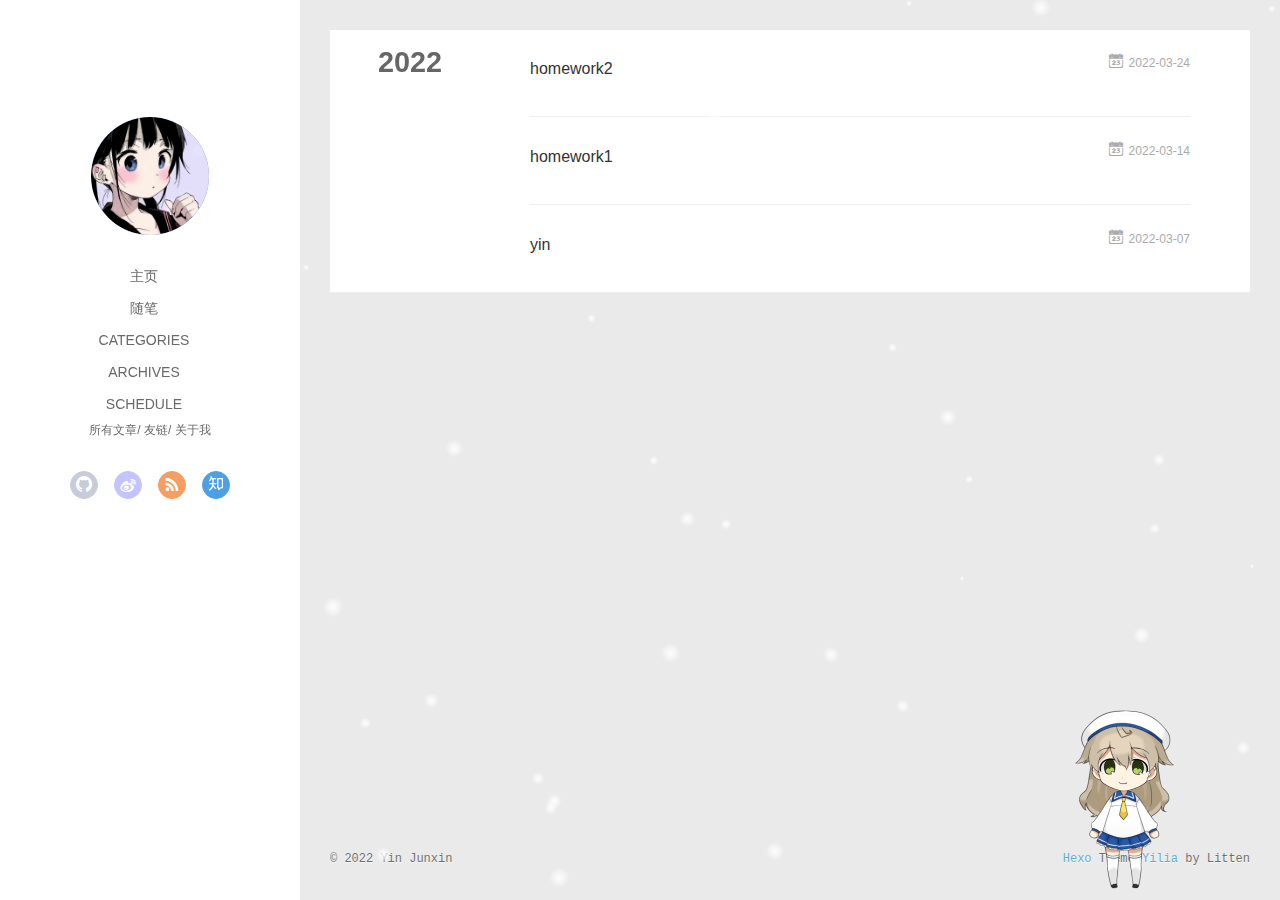
<file: archives/2022/index.html>
<!DOCTYPE html>
<html>
<head>
  <meta charset="utf-8">
  
  <meta name="renderer" content="webkit">
  <meta http-equiv="X-UA-Compatible" content="IE=edge" >
  <link rel="dns-prefetch" href="http://example.com">
  <title>Archives: 2022 | 软工博客</title>
  <meta name="viewport" content="width=device-width, initial-scale=1, maximum-scale=1">
  <meta name="description" content="酱料不好吃">
<meta property="og:type" content="website">
<meta property="og:title" content="软工博客">
<meta property="og:url" content="http://example.com/archives/2022/index.html">
<meta property="og:site_name" content="软工博客">
<meta property="og:description" content="酱料不好吃">
<meta property="og:locale" content="en_US">
<meta property="article:author" content="Yin Junxin">
<meta name="twitter:card" content="summary">
  
    <link rel="alternative" href="/atom.xml" title="软工博客" type="application/atom+xml">
  
  
    <link rel="icon" href="/favicon.png">
  
  <link rel="stylesheet" type="text/css" href="/./main.0cf68a.css">
  <style type="text/css">
  
    #container.show {
      background: linear-gradient(200deg,#a0cfe4,#e8c37e);
    }
  </style>
  

  

<meta name="generator" content="Hexo 6.0.0"></head>

<body>
  <div id="container" q-class="show:isCtnShow">
    <canvas id="anm-canvas" class="anm-canvas"></canvas>
    <div class="left-col" q-class="show:isShow">
      
<!-- <div class="overlay" style="background: #4d4d4d;"> --> 
<div class="overlay" ></div>
<div class="intrude-less">
	<header id="header" class="inner">
		<a href="/" class="profilepic">
			<img src="/img/xin.jpg" class="js-avatar">
		</a>
		<hgroup>
		  <h1 class="header-author"><a href="/"></a></h1>
		</hgroup>
		

		<nav class="header-menu">
			<ul>
			
				<li><a href="/">主页</a></li>
	        
				<li><a href="/tags/%E9%9A%8F%E7%AC%94/">随笔</a></li>
	        
				<li><a href="/categories/%20%7C%20%7C%20th">categories</a></li>
	        
				<li><a href="/archives/%20%7C%20%7C%20archives">archives</a></li>
	        
				<li><a href="/schedule/%20%7C%20%7C%20schedule">schedule</a></li>
	        
			</ul>
		</nav>
		<nav class="header-smart-menu">
    		
    			
    			<a q-on="click: openSlider(e, 'innerArchive')" href="javascript:void(0)">所有文章</a>
    			
            
    			
    			<a q-on="click: openSlider(e, 'friends')" href="javascript:void(0)">友链</a>
    			
            
    			
    			<a q-on="click: openSlider(e, 'aboutme')" href="javascript:void(0)">关于我</a>
    			
            
		</nav>
		<nav class="header-nav">
			<div class="social">
				
					<a class="github" target="_blank" href="#" title="github"><i class="icon-github"></i></a>
		        
					<a class="weibo" target="_blank" href="#" title="weibo"><i class="icon-weibo"></i></a>
		        
					<a class="rss" target="_blank" href="#" title="rss"><i class="icon-rss"></i></a>
		        
					<a class="zhihu" target="_blank" href="#" title="zhihu"><i class="icon-zhihu"></i></a>
		        
			</div>
		</nav>
	</header>		
</div>

    </div>
    <div class="mid-col" q-class="show:isShow,hide:isShow|isFalse">
      
<nav id="mobile-nav">
  	<div class="overlay js-overlay" style="background: #4d4d4d"></div>
	<div class="btnctn js-mobile-btnctn">
  		<div class="slider-trigger list" q-on="click: openSlider(e)"><i class="icon icon-sort"></i></div>
	</div>
	<div class="intrude-less">
		<header id="header" class="inner">
			<div class="profilepic">
				<img src="/img/xin.jpg" class="js-avatar">
			</div>
			<hgroup>
			  <h1 class="header-author js-header-author"></h1>
			</hgroup>
			
			
			
				
			
				
			
				
			
				
			
				
			
			
			
			<nav class="header-nav">
				<div class="social">
					
						<a class="github" target="_blank" href="#" title="github"><i class="icon-github"></i></a>
			        
						<a class="weibo" target="_blank" href="#" title="weibo"><i class="icon-weibo"></i></a>
			        
						<a class="rss" target="_blank" href="#" title="rss"><i class="icon-rss"></i></a>
			        
						<a class="zhihu" target="_blank" href="#" title="zhihu"><i class="icon-zhihu"></i></a>
			        
				</div>
			</nav>

			<nav class="header-menu js-header-menu">
				<ul style="width: 70%">
				
				
					<li style="width: 20%"><a href="/">主页</a></li>
		        
					<li style="width: 20%"><a href="/tags/%E9%9A%8F%E7%AC%94/">随笔</a></li>
		        
					<li style="width: 20%"><a href="/categories/%20%7C%20%7C%20th">categories</a></li>
		        
					<li style="width: 20%"><a href="/archives/%20%7C%20%7C%20archives">archives</a></li>
		        
					<li style="width: 20%"><a href="/schedule/%20%7C%20%7C%20schedule">schedule</a></li>
		        
				</ul>
			</nav>
		</header>				
	</div>
	<div class="mobile-mask" style="display:none" q-show="isShow"></div>
</nav>

      <div id="wrapper" class="body-wrap">
        <div class="menu-l">
          <div class="canvas-wrap">
            <canvas data-colors="#eaeaea" data-sectionHeight="100" data-contentId="js-content" id="myCanvas1" class="anm-canvas"></canvas>
          </div>
          <div id="js-content" class="content-ll">
            
  
  
    
    
      
      
      <section class="archives-wrap">
        <div class="archive-year-wrap">
          <a href="/archives/2022" class="archive-year">2022</a>
        </div>
        <div class="archives">
    
    <article class="archive-article archive-type-post">
  <div class="archive-article-inner">
    <header class="archive-article-header">
      	<div class="article-meta">
	      	<a href="/2022/03/24/homework2/" class="archive-article-date">
  	<time datetime="2022-03-24T13:40:10.000Z" itemprop="datePublished"><i class="icon-calendar icon"></i>2022-03-24</time>
</a>
        </div>
    	 
  
    <h1 itemprop="name">
      <a class="archive-article-title" href="/2022/03/24/homework2/">homework2</a>
    </h1>
  

        <div class="article-info info-on-right">
          
          

        </div>
        <div class="clearfix"></div>
    </header>
  </div>
</article>
  
    
    
    <article class="archive-article archive-type-post">
  <div class="archive-article-inner">
    <header class="archive-article-header">
      	<div class="article-meta">
	      	<a href="/2022/03/14/homework1/" class="archive-article-date">
  	<time datetime="2022-03-14T09:01:18.000Z" itemprop="datePublished"><i class="icon-calendar icon"></i>2022-03-14</time>
</a>
        </div>
    	 
  
    <h1 itemprop="name">
      <a class="archive-article-title" href="/2022/03/14/homework1/">homework1</a>
    </h1>
  

        <div class="article-info info-on-right">
          
          

        </div>
        <div class="clearfix"></div>
    </header>
  </div>
</article>
  
    
    
    <article class="archive-article archive-type-post">
  <div class="archive-article-inner">
    <header class="archive-article-header">
      	<div class="article-meta">
	      	<a href="/2022/03/07/hello-world/" class="archive-article-date">
  	<time datetime="2022-03-07T09:37:58.748Z" itemprop="datePublished"><i class="icon-calendar icon"></i>2022-03-07</time>
</a>
        </div>
    	 
  
    <h1 itemprop="name">
      <a class="archive-article-title" href="/2022/03/07/hello-world/">yin</a>
    </h1>
  

        <div class="article-info info-on-right">
          
          

        </div>
        <div class="clearfix"></div>
    </header>
  </div>
</article>
  
  
    </div></section>
  

    


          </div>
        </div>
      </div>
      <footer id="footer">
  <div class="outer">
    <div id="footer-info">
    	<div class="footer-left">
    		&copy; 2022 Yin Junxin
    	</div>
      	<div class="footer-right">
      		<a href="http://hexo.io/" target="_blank">Hexo</a>  Theme <a href="https://github.com/litten/hexo-theme-yilia" target="_blank">Yilia</a> by Litten
      	</div>
    </div>
  </div>
</footer>
    </div>
    <script>
	var yiliaConfig = {
		mathjax: false,
		isHome: false,
		isPost: false,
		isArchive: true,
		isTag: false,
		isCategory: false,
		open_in_new: false,
		toc_hide_index: true,
		root: "/",
		innerArchive: true,
		showTags: false
	}
</script>

<script>!function(t){function n(e){if(r[e])return r[e].exports;var i=r[e]={exports:{},id:e,loaded:!1};return t[e].call(i.exports,i,i.exports,n),i.loaded=!0,i.exports}var r={};n.m=t,n.c=r,n.p="./",n(0)}([function(t,n,r){r(195),t.exports=r(191)},function(t,n,r){var e=r(3),i=r(52),o=r(27),u=r(28),c=r(53),f="prototype",a=function(t,n,r){var s,l,h,v,p=t&a.F,d=t&a.G,y=t&a.S,g=t&a.P,b=t&a.B,m=d?e:y?e[n]||(e[n]={}):(e[n]||{})[f],x=d?i:i[n]||(i[n]={}),w=x[f]||(x[f]={});d&&(r=n);for(s in r)l=!p&&m&&void 0!==m[s],h=(l?m:r)[s],v=b&&l?c(h,e):g&&"function"==typeof h?c(Function.call,h):h,m&&u(m,s,h,t&a.U),x[s]!=h&&o(x,s,v),g&&w[s]!=h&&(w[s]=h)};e.core=i,a.F=1,a.G=2,a.S=4,a.P=8,a.B=16,a.W=32,a.U=64,a.R=128,t.exports=a},function(t,n,r){var e=r(6);t.exports=function(t){if(!e(t))throw TypeError(t+" is not an object!");return t}},function(t,n){var r=t.exports="undefined"!=typeof window&&window.Math==Math?window:"undefined"!=typeof self&&self.Math==Math?self:Function("return this")();"number"==typeof __g&&(__g=r)},function(t,n){t.exports=function(t){try{return!!t()}catch(t){return!0}}},function(t,n){var r=t.exports="undefined"!=typeof window&&window.Math==Math?window:"undefined"!=typeof self&&self.Math==Math?self:Function("return this")();"number"==typeof __g&&(__g=r)},function(t,n){t.exports=function(t){return"object"==typeof t?null!==t:"function"==typeof t}},function(t,n,r){var e=r(126)("wks"),i=r(76),o=r(3).Symbol,u="function"==typeof o;(t.exports=function(t){return e[t]||(e[t]=u&&o[t]||(u?o:i)("Symbol."+t))}).store=e},function(t,n){var r={}.hasOwnProperty;t.exports=function(t,n){return r.call(t,n)}},function(t,n,r){var e=r(94),i=r(33);t.exports=function(t){return e(i(t))}},function(t,n,r){t.exports=!r(4)(function(){return 7!=Object.defineProperty({},"a",{get:function(){return 7}}).a})},function(t,n,r){var e=r(2),i=r(167),o=r(50),u=Object.defineProperty;n.f=r(10)?Object.defineProperty:function(t,n,r){if(e(t),n=o(n,!0),e(r),i)try{return u(t,n,r)}catch(t){}if("get"in r||"set"in r)throw TypeError("Accessors not supported!");return"value"in r&&(t[n]=r.value),t}},function(t,n,r){t.exports=!r(18)(function(){return 7!=Object.defineProperty({},"a",{get:function(){return 7}}).a})},function(t,n,r){var e=r(14),i=r(22);t.exports=r(12)?function(t,n,r){return e.f(t,n,i(1,r))}:function(t,n,r){return t[n]=r,t}},function(t,n,r){var e=r(20),i=r(58),o=r(42),u=Object.defineProperty;n.f=r(12)?Object.defineProperty:function(t,n,r){if(e(t),n=o(n,!0),e(r),i)try{return u(t,n,r)}catch(t){}if("get"in r||"set"in r)throw TypeError("Accessors not supported!");return"value"in r&&(t[n]=r.value),t}},function(t,n,r){var e=r(40)("wks"),i=r(23),o=r(5).Symbol,u="function"==typeof o;(t.exports=function(t){return e[t]||(e[t]=u&&o[t]||(u?o:i)("Symbol."+t))}).store=e},function(t,n,r){var e=r(67),i=Math.min;t.exports=function(t){return t>0?i(e(t),9007199254740991):0}},function(t,n,r){var e=r(46);t.exports=function(t){return Object(e(t))}},function(t,n){t.exports=function(t){try{return!!t()}catch(t){return!0}}},function(t,n,r){var e=r(63),i=r(34);t.exports=Object.keys||function(t){return e(t,i)}},function(t,n,r){var e=r(21);t.exports=function(t){if(!e(t))throw TypeError(t+" is not an object!");return t}},function(t,n){t.exports=function(t){return"object"==typeof t?null!==t:"function"==typeof t}},function(t,n){t.exports=function(t,n){return{enumerable:!(1&t),configurable:!(2&t),writable:!(4&t),value:n}}},function(t,n){var r=0,e=Math.random();t.exports=function(t){return"Symbol(".concat(void 0===t?"":t,")_",(++r+e).toString(36))}},function(t,n){var r={}.hasOwnProperty;t.exports=function(t,n){return r.call(t,n)}},function(t,n){var r=t.exports={version:"2.4.0"};"number"==typeof __e&&(__e=r)},function(t,n){t.exports=function(t){if("function"!=typeof t)throw TypeError(t+" is not a function!");return t}},function(t,n,r){var e=r(11),i=r(66);t.exports=r(10)?function(t,n,r){return e.f(t,n,i(1,r))}:function(t,n,r){return t[n]=r,t}},function(t,n,r){var e=r(3),i=r(27),o=r(24),u=r(76)("src"),c="toString",f=Function[c],a=(""+f).split(c);r(52).inspectSource=function(t){return f.call(t)},(t.exports=function(t,n,r,c){var f="function"==typeof r;f&&(o(r,"name")||i(r,"name",n)),t[n]!==r&&(f&&(o(r,u)||i(r,u,t[n]?""+t[n]:a.join(String(n)))),t===e?t[n]=r:c?t[n]?t[n]=r:i(t,n,r):(delete t[n],i(t,n,r)))})(Function.prototype,c,function(){return"function"==typeof this&&this[u]||f.call(this)})},function(t,n,r){var e=r(1),i=r(4),o=r(46),u=function(t,n,r,e){var i=String(o(t)),u="<"+n;return""!==r&&(u+=" "+r+'="'+String(e).replace(/"/g,"&quot;")+'"'),u+">"+i+"</"+n+">"};t.exports=function(t,n){var r={};r[t]=n(u),e(e.P+e.F*i(function(){var n=""[t]('"');return n!==n.toLowerCase()||n.split('"').length>3}),"String",r)}},function(t,n,r){var e=r(115),i=r(46);t.exports=function(t){return e(i(t))}},function(t,n,r){var e=r(116),i=r(66),o=r(30),u=r(50),c=r(24),f=r(167),a=Object.getOwnPropertyDescriptor;n.f=r(10)?a:function(t,n){if(t=o(t),n=u(n,!0),f)try{return a(t,n)}catch(t){}if(c(t,n))return i(!e.f.call(t,n),t[n])}},function(t,n,r){var e=r(24),i=r(17),o=r(145)("IE_PROTO"),u=Object.prototype;t.exports=Object.getPrototypeOf||function(t){return t=i(t),e(t,o)?t[o]:"function"==typeof t.constructor&&t instanceof t.constructor?t.constructor.prototype:t instanceof Object?u:null}},function(t,n){t.exports=function(t){if(void 0==t)throw TypeError("Can't call method on  "+t);return t}},function(t,n){t.exports="constructor,hasOwnProperty,isPrototypeOf,propertyIsEnumerable,toLocaleString,toString,valueOf".split(",")},function(t,n){t.exports={}},function(t,n){t.exports=!0},function(t,n){n.f={}.propertyIsEnumerable},function(t,n,r){var e=r(14).f,i=r(8),o=r(15)("toStringTag");t.exports=function(t,n,r){t&&!i(t=r?t:t.prototype,o)&&e(t,o,{configurable:!0,value:n})}},function(t,n,r){var e=r(40)("keys"),i=r(23);t.exports=function(t){return e[t]||(e[t]=i(t))}},function(t,n,r){var e=r(5),i="__core-js_shared__",o=e[i]||(e[i]={});t.exports=function(t){return o[t]||(o[t]={})}},function(t,n){var r=Math.ceil,e=Math.floor;t.exports=function(t){return isNaN(t=+t)?0:(t>0?e:r)(t)}},function(t,n,r){var e=r(21);t.exports=function(t,n){if(!e(t))return t;var r,i;if(n&&"function"==typeof(r=t.toString)&&!e(i=r.call(t)))return i;if("function"==typeof(r=t.valueOf)&&!e(i=r.call(t)))return i;if(!n&&"function"==typeof(r=t.toString)&&!e(i=r.call(t)))return i;throw TypeError("Can't convert object to primitive value")}},function(t,n,r){var e=r(5),i=r(25),o=r(36),u=r(44),c=r(14).f;t.exports=function(t){var n=i.Symbol||(i.Symbol=o?{}:e.Symbol||{});"_"==t.charAt(0)||t in n||c(n,t,{value:u.f(t)})}},function(t,n,r){n.f=r(15)},function(t,n){var r={}.toString;t.exports=function(t){return r.call(t).slice(8,-1)}},function(t,n){t.exports=function(t){if(void 0==t)throw TypeError("Can't call method on  "+t);return t}},function(t,n,r){var e=r(4);t.exports=function(t,n){return!!t&&e(function(){n?t.call(null,function(){},1):t.call(null)})}},function(t,n,r){var e=r(53),i=r(115),o=r(17),u=r(16),c=r(203);t.exports=function(t,n){var r=1==t,f=2==t,a=3==t,s=4==t,l=6==t,h=5==t||l,v=n||c;return function(n,c,p){for(var d,y,g=o(n),b=i(g),m=e(c,p,3),x=u(b.length),w=0,S=r?v(n,x):f?v(n,0):void 0;x>w;w++)if((h||w in b)&&(d=b[w],y=m(d,w,g),t))if(r)S[w]=y;else if(y)switch(t){case 3:return!0;case 5:return d;case 6:return w;case 2:S.push(d)}else if(s)return!1;return l?-1:a||s?s:S}}},function(t,n,r){var e=r(1),i=r(52),o=r(4);t.exports=function(t,n){var r=(i.Object||{})[t]||Object[t],u={};u[t]=n(r),e(e.S+e.F*o(function(){r(1)}),"Object",u)}},function(t,n,r){var e=r(6);t.exports=function(t,n){if(!e(t))return t;var r,i;if(n&&"function"==typeof(r=t.toString)&&!e(i=r.call(t)))return i;if("function"==typeof(r=t.valueOf)&&!e(i=r.call(t)))return i;if(!n&&"function"==typeof(r=t.toString)&&!e(i=r.call(t)))return i;throw TypeError("Can't convert object to primitive value")}},function(t,n,r){var e=r(5),i=r(25),o=r(91),u=r(13),c="prototype",f=function(t,n,r){var a,s,l,h=t&f.F,v=t&f.G,p=t&f.S,d=t&f.P,y=t&f.B,g=t&f.W,b=v?i:i[n]||(i[n]={}),m=b[c],x=v?e:p?e[n]:(e[n]||{})[c];v&&(r=n);for(a in r)(s=!h&&x&&void 0!==x[a])&&a in b||(l=s?x[a]:r[a],b[a]=v&&"function"!=typeof x[a]?r[a]:y&&s?o(l,e):g&&x[a]==l?function(t){var n=function(n,r,e){if(this instanceof t){switch(arguments.length){case 0:return new t;case 1:return new t(n);case 2:return new t(n,r)}return new t(n,r,e)}return t.apply(this,arguments)};return n[c]=t[c],n}(l):d&&"function"==typeof l?o(Function.call,l):l,d&&((b.virtual||(b.virtual={}))[a]=l,t&f.R&&m&&!m[a]&&u(m,a,l)))};f.F=1,f.G=2,f.S=4,f.P=8,f.B=16,f.W=32,f.U=64,f.R=128,t.exports=f},function(t,n){var r=t.exports={version:"2.4.0"};"number"==typeof __e&&(__e=r)},function(t,n,r){var e=r(26);t.exports=function(t,n,r){if(e(t),void 0===n)return t;switch(r){case 1:return function(r){return t.call(n,r)};case 2:return function(r,e){return t.call(n,r,e)};case 3:return function(r,e,i){return t.call(n,r,e,i)}}return function(){return t.apply(n,arguments)}}},function(t,n,r){var e=r(183),i=r(1),o=r(126)("metadata"),u=o.store||(o.store=new(r(186))),c=function(t,n,r){var i=u.get(t);if(!i){if(!r)return;u.set(t,i=new e)}var o=i.get(n);if(!o){if(!r)return;i.set(n,o=new e)}return o},f=function(t,n,r){var e=c(n,r,!1);return void 0!==e&&e.has(t)},a=function(t,n,r){var e=c(n,r,!1);return void 0===e?void 0:e.get(t)},s=function(t,n,r,e){c(r,e,!0).set(t,n)},l=function(t,n){var r=c(t,n,!1),e=[];return r&&r.forEach(function(t,n){e.push(n)}),e},h=function(t){return void 0===t||"symbol"==typeof t?t:String(t)},v=function(t){i(i.S,"Reflect",t)};t.exports={store:u,map:c,has:f,get:a,set:s,keys:l,key:h,exp:v}},function(t,n,r){"use strict";if(r(10)){var e=r(69),i=r(3),o=r(4),u=r(1),c=r(127),f=r(152),a=r(53),s=r(68),l=r(66),h=r(27),v=r(73),p=r(67),d=r(16),y=r(75),g=r(50),b=r(24),m=r(180),x=r(114),w=r(6),S=r(17),_=r(137),O=r(70),E=r(32),P=r(71).f,j=r(154),F=r(76),M=r(7),A=r(48),N=r(117),T=r(146),I=r(155),k=r(80),L=r(123),R=r(74),C=r(130),D=r(160),U=r(11),W=r(31),G=U.f,B=W.f,V=i.RangeError,z=i.TypeError,q=i.Uint8Array,K="ArrayBuffer",J="Shared"+K,Y="BYTES_PER_ELEMENT",H="prototype",$=Array[H],X=f.ArrayBuffer,Q=f.DataView,Z=A(0),tt=A(2),nt=A(3),rt=A(4),et=A(5),it=A(6),ot=N(!0),ut=N(!1),ct=I.values,ft=I.keys,at=I.entries,st=$.lastIndexOf,lt=$.reduce,ht=$.reduceRight,vt=$.join,pt=$.sort,dt=$.slice,yt=$.toString,gt=$.toLocaleString,bt=M("iterator"),mt=M("toStringTag"),xt=F("typed_constructor"),wt=F("def_constructor"),St=c.CONSTR,_t=c.TYPED,Ot=c.VIEW,Et="Wrong length!",Pt=A(1,function(t,n){return Tt(T(t,t[wt]),n)}),jt=o(function(){return 1===new q(new Uint16Array([1]).buffer)[0]}),Ft=!!q&&!!q[H].set&&o(function(){new q(1).set({})}),Mt=function(t,n){if(void 0===t)throw z(Et);var r=+t,e=d(t);if(n&&!m(r,e))throw V(Et);return e},At=function(t,n){var r=p(t);if(r<0||r%n)throw V("Wrong offset!");return r},Nt=function(t){if(w(t)&&_t in t)return t;throw z(t+" is not a typed array!")},Tt=function(t,n){if(!(w(t)&&xt in t))throw z("It is not a typed array constructor!");return new t(n)},It=function(t,n){return kt(T(t,t[wt]),n)},kt=function(t,n){for(var r=0,e=n.length,i=Tt(t,e);e>r;)i[r]=n[r++];return i},Lt=function(t,n,r){G(t,n,{get:function(){return this._d[r]}})},Rt=function(t){var n,r,e,i,o,u,c=S(t),f=arguments.length,s=f>1?arguments[1]:void 0,l=void 0!==s,h=j(c);if(void 0!=h&&!_(h)){for(u=h.call(c),e=[],n=0;!(o=u.next()).done;n++)e.push(o.value);c=e}for(l&&f>2&&(s=a(s,arguments[2],2)),n=0,r=d(c.length),i=Tt(this,r);r>n;n++)i[n]=l?s(c[n],n):c[n];return i},Ct=function(){for(var t=0,n=arguments.length,r=Tt(this,n);n>t;)r[t]=arguments[t++];return r},Dt=!!q&&o(function(){gt.call(new q(1))}),Ut=function(){return gt.apply(Dt?dt.call(Nt(this)):Nt(this),arguments)},Wt={copyWithin:function(t,n){return D.call(Nt(this),t,n,arguments.length>2?arguments[2]:void 0)},every:function(t){return rt(Nt(this),t,arguments.length>1?arguments[1]:void 0)},fill:function(t){return C.apply(Nt(this),arguments)},filter:function(t){return It(this,tt(Nt(this),t,arguments.length>1?arguments[1]:void 0))},find:function(t){return et(Nt(this),t,arguments.length>1?arguments[1]:void 0)},findIndex:function(t){return it(Nt(this),t,arguments.length>1?arguments[1]:void 0)},forEach:function(t){Z(Nt(this),t,arguments.length>1?arguments[1]:void 0)},indexOf:function(t){return ut(Nt(this),t,arguments.length>1?arguments[1]:void 0)},includes:function(t){return ot(Nt(this),t,arguments.length>1?arguments[1]:void 0)},join:function(t){return vt.apply(Nt(this),arguments)},lastIndexOf:function(t){return st.apply(Nt(this),arguments)},map:function(t){return Pt(Nt(this),t,arguments.length>1?arguments[1]:void 0)},reduce:function(t){return lt.apply(Nt(this),arguments)},reduceRight:function(t){return ht.apply(Nt(this),arguments)},reverse:function(){for(var t,n=this,r=Nt(n).length,e=Math.floor(r/2),i=0;i<e;)t=n[i],n[i++]=n[--r],n[r]=t;return n},some:function(t){return nt(Nt(this),t,arguments.length>1?arguments[1]:void 0)},sort:function(t){return pt.call(Nt(this),t)},subarray:function(t,n){var r=Nt(this),e=r.length,i=y(t,e);return new(T(r,r[wt]))(r.buffer,r.byteOffset+i*r.BYTES_PER_ELEMENT,d((void 0===n?e:y(n,e))-i))}},Gt=function(t,n){return It(this,dt.call(Nt(this),t,n))},Bt=function(t){Nt(this);var n=At(arguments[1],1),r=this.length,e=S(t),i=d(e.length),o=0;if(i+n>r)throw V(Et);for(;o<i;)this[n+o]=e[o++]},Vt={entries:function(){return at.call(Nt(this))},keys:function(){return ft.call(Nt(this))},values:function(){return ct.call(Nt(this))}},zt=function(t,n){return w(t)&&t[_t]&&"symbol"!=typeof n&&n in t&&String(+n)==String(n)},qt=function(t,n){return zt(t,n=g(n,!0))?l(2,t[n]):B(t,n)},Kt=function(t,n,r){return!(zt(t,n=g(n,!0))&&w(r)&&b(r,"value"))||b(r,"get")||b(r,"set")||r.configurable||b(r,"writable")&&!r.writable||b(r,"enumerable")&&!r.enumerable?G(t,n,r):(t[n]=r.value,t)};St||(W.f=qt,U.f=Kt),u(u.S+u.F*!St,"Object",{getOwnPropertyDescriptor:qt,defineProperty:Kt}),o(function(){yt.call({})})&&(yt=gt=function(){return vt.call(this)});var Jt=v({},Wt);v(Jt,Vt),h(Jt,bt,Vt.values),v(Jt,{slice:Gt,set:Bt,constructor:function(){},toString:yt,toLocaleString:Ut}),Lt(Jt,"buffer","b"),Lt(Jt,"byteOffset","o"),Lt(Jt,"byteLength","l"),Lt(Jt,"length","e"),G(Jt,mt,{get:function(){return this[_t]}}),t.exports=function(t,n,r,f){f=!!f;var a=t+(f?"Clamped":"")+"Array",l="Uint8Array"!=a,v="get"+t,p="set"+t,y=i[a],g=y||{},b=y&&E(y),m=!y||!c.ABV,S={},_=y&&y[H],j=function(t,r){var e=t._d;return e.v[v](r*n+e.o,jt)},F=function(t,r,e){var i=t._d;f&&(e=(e=Math.round(e))<0?0:e>255?255:255&e),i.v[p](r*n+i.o,e,jt)},M=function(t,n){G(t,n,{get:function(){return j(this,n)},set:function(t){return F(this,n,t)},enumerable:!0})};m?(y=r(function(t,r,e,i){s(t,y,a,"_d");var o,u,c,f,l=0,v=0;if(w(r)){if(!(r instanceof X||(f=x(r))==K||f==J))return _t in r?kt(y,r):Rt.call(y,r);o=r,v=At(e,n);var p=r.byteLength;if(void 0===i){if(p%n)throw V(Et);if((u=p-v)<0)throw V(Et)}else if((u=d(i)*n)+v>p)throw V(Et);c=u/n}else c=Mt(r,!0),u=c*n,o=new X(u);for(h(t,"_d",{b:o,o:v,l:u,e:c,v:new Q(o)});l<c;)M(t,l++)}),_=y[H]=O(Jt),h(_,"constructor",y)):L(function(t){new y(null),new y(t)},!0)||(y=r(function(t,r,e,i){s(t,y,a);var o;return w(r)?r instanceof X||(o=x(r))==K||o==J?void 0!==i?new g(r,At(e,n),i):void 0!==e?new g(r,At(e,n)):new g(r):_t in r?kt(y,r):Rt.call(y,r):new g(Mt(r,l))}),Z(b!==Function.prototype?P(g).concat(P(b)):P(g),function(t){t in y||h(y,t,g[t])}),y[H]=_,e||(_.constructor=y));var A=_[bt],N=!!A&&("values"==A.name||void 0==A.name),T=Vt.values;h(y,xt,!0),h(_,_t,a),h(_,Ot,!0),h(_,wt,y),(f?new y(1)[mt]==a:mt in _)||G(_,mt,{get:function(){return a}}),S[a]=y,u(u.G+u.W+u.F*(y!=g),S),u(u.S,a,{BYTES_PER_ELEMENT:n,from:Rt,of:Ct}),Y in _||h(_,Y,n),u(u.P,a,Wt),R(a),u(u.P+u.F*Ft,a,{set:Bt}),u(u.P+u.F*!N,a,Vt),u(u.P+u.F*(_.toString!=yt),a,{toString:yt}),u(u.P+u.F*o(function(){new y(1).slice()}),a,{slice:Gt}),u(u.P+u.F*(o(function(){return[1,2].toLocaleString()!=new y([1,2]).toLocaleString()})||!o(function(){_.toLocaleString.call([1,2])})),a,{toLocaleString:Ut}),k[a]=N?A:T,e||N||h(_,bt,T)}}else t.exports=function(){}},function(t,n){var r={}.toString;t.exports=function(t){return r.call(t).slice(8,-1)}},function(t,n,r){var e=r(21),i=r(5).document,o=e(i)&&e(i.createElement);t.exports=function(t){return o?i.createElement(t):{}}},function(t,n,r){t.exports=!r(12)&&!r(18)(function(){return 7!=Object.defineProperty(r(57)("div"),"a",{get:function(){return 7}}).a})},function(t,n,r){"use strict";var e=r(36),i=r(51),o=r(64),u=r(13),c=r(8),f=r(35),a=r(96),s=r(38),l=r(103),h=r(15)("iterator"),v=!([].keys&&"next"in[].keys()),p="keys",d="values",y=function(){return this};t.exports=function(t,n,r,g,b,m,x){a(r,n,g);var w,S,_,O=function(t){if(!v&&t in F)return F[t];switch(t){case p:case d:return function(){return new r(this,t)}}return function(){return new r(this,t)}},E=n+" Iterator",P=b==d,j=!1,F=t.prototype,M=F[h]||F["@@iterator"]||b&&F[b],A=M||O(b),N=b?P?O("entries"):A:void 0,T="Array"==n?F.entries||M:M;if(T&&(_=l(T.call(new t)))!==Object.prototype&&(s(_,E,!0),e||c(_,h)||u(_,h,y)),P&&M&&M.name!==d&&(j=!0,A=function(){return M.call(this)}),e&&!x||!v&&!j&&F[h]||u(F,h,A),f[n]=A,f[E]=y,b)if(w={values:P?A:O(d),keys:m?A:O(p),entries:N},x)for(S in w)S in F||o(F,S,w[S]);else i(i.P+i.F*(v||j),n,w);return w}},function(t,n,r){var e=r(20),i=r(100),o=r(34),u=r(39)("IE_PROTO"),c=function(){},f="prototype",a=function(){var t,n=r(57)("iframe"),e=o.length;for(n.style.display="none",r(93).appendChild(n),n.src="javascript:",t=n.contentWindow.document,t.open(),t.write("<script>document.F=Object<\/script>"),t.close(),a=t.F;e--;)delete a[f][o[e]];return a()};t.exports=Object.create||function(t,n){var r;return null!==t?(c[f]=e(t),r=new c,c[f]=null,r[u]=t):r=a(),void 0===n?r:i(r,n)}},function(t,n,r){var e=r(63),i=r(34).concat("length","prototype");n.f=Object.getOwnPropertyNames||function(t){return e(t,i)}},function(t,n){n.f=Object.getOwnPropertySymbols},function(t,n,r){var e=r(8),i=r(9),o=r(90)(!1),u=r(39)("IE_PROTO");t.exports=function(t,n){var r,c=i(t),f=0,a=[];for(r in c)r!=u&&e(c,r)&&a.push(r);for(;n.length>f;)e(c,r=n[f++])&&(~o(a,r)||a.push(r));return a}},function(t,n,r){t.exports=r(13)},function(t,n,r){var e=r(76)("meta"),i=r(6),o=r(24),u=r(11).f,c=0,f=Object.isExtensible||function(){return!0},a=!r(4)(function(){return f(Object.preventExtensions({}))}),s=function(t){u(t,e,{value:{i:"O"+ ++c,w:{}}})},l=function(t,n){if(!i(t))return"symbol"==typeof t?t:("string"==typeof t?"S":"P")+t;if(!o(t,e)){if(!f(t))return"F";if(!n)return"E";s(t)}return t[e].i},h=function(t,n){if(!o(t,e)){if(!f(t))return!0;if(!n)return!1;s(t)}return t[e].w},v=function(t){return a&&p.NEED&&f(t)&&!o(t,e)&&s(t),t},p=t.exports={KEY:e,NEED:!1,fastKey:l,getWeak:h,onFreeze:v}},function(t,n){t.exports=function(t,n){return{enumerable:!(1&t),configurable:!(2&t),writable:!(4&t),value:n}}},function(t,n){var r=Math.ceil,e=Math.floor;t.exports=function(t){return isNaN(t=+t)?0:(t>0?e:r)(t)}},function(t,n){t.exports=function(t,n,r,e){if(!(t instanceof n)||void 0!==e&&e in t)throw TypeError(r+": incorrect invocation!");return t}},function(t,n){t.exports=!1},function(t,n,r){var e=r(2),i=r(173),o=r(133),u=r(145)("IE_PROTO"),c=function(){},f="prototype",a=function(){var t,n=r(132)("iframe"),e=o.length;for(n.style.display="none",r(135).appendChild(n),n.src="javascript:",t=n.contentWindow.document,t.open(),t.write("<script>document.F=Object<\/script>"),t.close(),a=t.F;e--;)delete a[f][o[e]];return a()};t.exports=Object.create||function(t,n){var r;return null!==t?(c[f]=e(t),r=new c,c[f]=null,r[u]=t):r=a(),void 0===n?r:i(r,n)}},function(t,n,r){var e=r(175),i=r(133).concat("length","prototype");n.f=Object.getOwnPropertyNames||function(t){return e(t,i)}},function(t,n,r){var e=r(175),i=r(133);t.exports=Object.keys||function(t){return e(t,i)}},function(t,n,r){var e=r(28);t.exports=function(t,n,r){for(var i in n)e(t,i,n[i],r);return t}},function(t,n,r){"use strict";var e=r(3),i=r(11),o=r(10),u=r(7)("species");t.exports=function(t){var n=e[t];o&&n&&!n[u]&&i.f(n,u,{configurable:!0,get:function(){return this}})}},function(t,n,r){var e=r(67),i=Math.max,o=Math.min;t.exports=function(t,n){return t=e(t),t<0?i(t+n,0):o(t,n)}},function(t,n){var r=0,e=Math.random();t.exports=function(t){return"Symbol(".concat(void 0===t?"":t,")_",(++r+e).toString(36))}},function(t,n,r){var e=r(33);t.exports=function(t){return Object(e(t))}},function(t,n,r){var e=r(7)("unscopables"),i=Array.prototype;void 0==i[e]&&r(27)(i,e,{}),t.exports=function(t){i[e][t]=!0}},function(t,n,r){var e=r(53),i=r(169),o=r(137),u=r(2),c=r(16),f=r(154),a={},s={},n=t.exports=function(t,n,r,l,h){var v,p,d,y,g=h?function(){return t}:f(t),b=e(r,l,n?2:1),m=0;if("function"!=typeof g)throw TypeError(t+" is not iterable!");if(o(g)){for(v=c(t.length);v>m;m++)if((y=n?b(u(p=t[m])[0],p[1]):b(t[m]))===a||y===s)return y}else for(d=g.call(t);!(p=d.next()).done;)if((y=i(d,b,p.value,n))===a||y===s)return y};n.BREAK=a,n.RETURN=s},function(t,n){t.exports={}},function(t,n,r){var e=r(11).f,i=r(24),o=r(7)("toStringTag");t.exports=function(t,n,r){t&&!i(t=r?t:t.prototype,o)&&e(t,o,{configurable:!0,value:n})}},function(t,n,r){var e=r(1),i=r(46),o=r(4),u=r(150),c="["+u+"]",f="​",a=RegExp("^"+c+c+"*"),s=RegExp(c+c+"*$"),l=function(t,n,r){var i={},c=o(function(){return!!u[t]()||f[t]()!=f}),a=i[t]=c?n(h):u[t];r&&(i[r]=a),e(e.P+e.F*c,"String",i)},h=l.trim=function(t,n){return t=String(i(t)),1&n&&(t=t.replace(a,"")),2&n&&(t=t.replace(s,"")),t};t.exports=l},function(t,n,r){t.exports={default:r(86),__esModule:!0}},function(t,n,r){t.exports={default:r(87),__esModule:!0}},function(t,n,r){"use strict";function e(t){return t&&t.__esModule?t:{default:t}}n.__esModule=!0;var i=r(84),o=e(i),u=r(83),c=e(u),f="function"==typeof c.default&&"symbol"==typeof o.default?function(t){return typeof t}:function(t){return t&&"function"==typeof c.default&&t.constructor===c.default&&t!==c.default.prototype?"symbol":typeof t};n.default="function"==typeof c.default&&"symbol"===f(o.default)?function(t){return void 0===t?"undefined":f(t)}:function(t){return t&&"function"==typeof c.default&&t.constructor===c.default&&t!==c.default.prototype?"symbol":void 0===t?"undefined":f(t)}},function(t,n,r){r(110),r(108),r(111),r(112),t.exports=r(25).Symbol},function(t,n,r){r(109),r(113),t.exports=r(44).f("iterator")},function(t,n){t.exports=function(t){if("function"!=typeof t)throw TypeError(t+" is not a function!");return t}},function(t,n){t.exports=function(){}},function(t,n,r){var e=r(9),i=r(106),o=r(105);t.exports=function(t){return function(n,r,u){var c,f=e(n),a=i(f.length),s=o(u,a);if(t&&r!=r){for(;a>s;)if((c=f[s++])!=c)return!0}else for(;a>s;s++)if((t||s in f)&&f[s]===r)return t||s||0;return!t&&-1}}},function(t,n,r){var e=r(88);t.exports=function(t,n,r){if(e(t),void 0===n)return t;switch(r){case 1:return function(r){return t.call(n,r)};case 2:return function(r,e){return t.call(n,r,e)};case 3:return function(r,e,i){return t.call(n,r,e,i)}}return function(){return t.apply(n,arguments)}}},function(t,n,r){var e=r(19),i=r(62),o=r(37);t.exports=function(t){var n=e(t),r=i.f;if(r)for(var u,c=r(t),f=o.f,a=0;c.length>a;)f.call(t,u=c[a++])&&n.push(u);return n}},function(t,n,r){t.exports=r(5).document&&document.documentElement},function(t,n,r){var e=r(56);t.exports=Object("z").propertyIsEnumerable(0)?Object:function(t){return"String"==e(t)?t.split(""):Object(t)}},function(t,n,r){var e=r(56);t.exports=Array.isArray||function(t){return"Array"==e(t)}},function(t,n,r){"use strict";var e=r(60),i=r(22),o=r(38),u={};r(13)(u,r(15)("iterator"),function(){return this}),t.exports=function(t,n,r){t.prototype=e(u,{next:i(1,r)}),o(t,n+" Iterator")}},function(t,n){t.exports=function(t,n){return{value:n,done:!!t}}},function(t,n,r){var e=r(19),i=r(9);t.exports=function(t,n){for(var r,o=i(t),u=e(o),c=u.length,f=0;c>f;)if(o[r=u[f++]]===n)return r}},function(t,n,r){var e=r(23)("meta"),i=r(21),o=r(8),u=r(14).f,c=0,f=Object.isExtensible||function(){return!0},a=!r(18)(function(){return f(Object.preventExtensions({}))}),s=function(t){u(t,e,{value:{i:"O"+ ++c,w:{}}})},l=function(t,n){if(!i(t))return"symbol"==typeof t?t:("string"==typeof t?"S":"P")+t;if(!o(t,e)){if(!f(t))return"F";if(!n)return"E";s(t)}return t[e].i},h=function(t,n){if(!o(t,e)){if(!f(t))return!0;if(!n)return!1;s(t)}return t[e].w},v=function(t){return a&&p.NEED&&f(t)&&!o(t,e)&&s(t),t},p=t.exports={KEY:e,NEED:!1,fastKey:l,getWeak:h,onFreeze:v}},function(t,n,r){var e=r(14),i=r(20),o=r(19);t.exports=r(12)?Object.defineProperties:function(t,n){i(t);for(var r,u=o(n),c=u.length,f=0;c>f;)e.f(t,r=u[f++],n[r]);return t}},function(t,n,r){var e=r(37),i=r(22),o=r(9),u=r(42),c=r(8),f=r(58),a=Object.getOwnPropertyDescriptor;n.f=r(12)?a:function(t,n){if(t=o(t),n=u(n,!0),f)try{return a(t,n)}catch(t){}if(c(t,n))return i(!e.f.call(t,n),t[n])}},function(t,n,r){var e=r(9),i=r(61).f,o={}.toString,u="object"==typeof window&&window&&Object.getOwnPropertyNames?Object.getOwnPropertyNames(window):[],c=function(t){try{return i(t)}catch(t){return u.slice()}};t.exports.f=function(t){return u&&"[object Window]"==o.call(t)?c(t):i(e(t))}},function(t,n,r){var e=r(8),i=r(77),o=r(39)("IE_PROTO"),u=Object.prototype;t.exports=Object.getPrototypeOf||function(t){return t=i(t),e(t,o)?t[o]:"function"==typeof t.constructor&&t instanceof t.constructor?t.constructor.prototype:t instanceof Object?u:null}},function(t,n,r){var e=r(41),i=r(33);t.exports=function(t){return function(n,r){var o,u,c=String(i(n)),f=e(r),a=c.length;return f<0||f>=a?t?"":void 0:(o=c.charCodeAt(f),o<55296||o>56319||f+1===a||(u=c.charCodeAt(f+1))<56320||u>57343?t?c.charAt(f):o:t?c.slice(f,f+2):u-56320+(o-55296<<10)+65536)}}},function(t,n,r){var e=r(41),i=Math.max,o=Math.min;t.exports=function(t,n){return t=e(t),t<0?i(t+n,0):o(t,n)}},function(t,n,r){var e=r(41),i=Math.min;t.exports=function(t){return t>0?i(e(t),9007199254740991):0}},function(t,n,r){"use strict";var e=r(89),i=r(97),o=r(35),u=r(9);t.exports=r(59)(Array,"Array",function(t,n){this._t=u(t),this._i=0,this._k=n},function(){var t=this._t,n=this._k,r=this._i++;return!t||r>=t.length?(this._t=void 0,i(1)):"keys"==n?i(0,r):"values"==n?i(0,t[r]):i(0,[r,t[r]])},"values"),o.Arguments=o.Array,e("keys"),e("values"),e("entries")},function(t,n){},function(t,n,r){"use strict";var e=r(104)(!0);r(59)(String,"String",function(t){this._t=String(t),this._i=0},function(){var t,n=this._t,r=this._i;return r>=n.length?{value:void 0,done:!0}:(t=e(n,r),this._i+=t.length,{value:t,done:!1})})},function(t,n,r){"use strict";var e=r(5),i=r(8),o=r(12),u=r(51),c=r(64),f=r(99).KEY,a=r(18),s=r(40),l=r(38),h=r(23),v=r(15),p=r(44),d=r(43),y=r(98),g=r(92),b=r(95),m=r(20),x=r(9),w=r(42),S=r(22),_=r(60),O=r(102),E=r(101),P=r(14),j=r(19),F=E.f,M=P.f,A=O.f,N=e.Symbol,T=e.JSON,I=T&&T.stringify,k="prototype",L=v("_hidden"),R=v("toPrimitive"),C={}.propertyIsEnumerable,D=s("symbol-registry"),U=s("symbols"),W=s("op-symbols"),G=Object[k],B="function"==typeof N,V=e.QObject,z=!V||!V[k]||!V[k].findChild,q=o&&a(function(){return 7!=_(M({},"a",{get:function(){return M(this,"a",{value:7}).a}})).a})?function(t,n,r){var e=F(G,n);e&&delete G[n],M(t,n,r),e&&t!==G&&M(G,n,e)}:M,K=function(t){var n=U[t]=_(N[k]);return n._k=t,n},J=B&&"symbol"==typeof N.iterator?function(t){return"symbol"==typeof t}:function(t){return t instanceof N},Y=function(t,n,r){return t===G&&Y(W,n,r),m(t),n=w(n,!0),m(r),i(U,n)?(r.enumerable?(i(t,L)&&t[L][n]&&(t[L][n]=!1),r=_(r,{enumerable:S(0,!1)})):(i(t,L)||M(t,L,S(1,{})),t[L][n]=!0),q(t,n,r)):M(t,n,r)},H=function(t,n){m(t);for(var r,e=g(n=x(n)),i=0,o=e.length;o>i;)Y(t,r=e[i++],n[r]);return t},$=function(t,n){return void 0===n?_(t):H(_(t),n)},X=function(t){var n=C.call(this,t=w(t,!0));return!(this===G&&i(U,t)&&!i(W,t))&&(!(n||!i(this,t)||!i(U,t)||i(this,L)&&this[L][t])||n)},Q=function(t,n){if(t=x(t),n=w(n,!0),t!==G||!i(U,n)||i(W,n)){var r=F(t,n);return!r||!i(U,n)||i(t,L)&&t[L][n]||(r.enumerable=!0),r}},Z=function(t){for(var n,r=A(x(t)),e=[],o=0;r.length>o;)i(U,n=r[o++])||n==L||n==f||e.push(n);return e},tt=function(t){for(var n,r=t===G,e=A(r?W:x(t)),o=[],u=0;e.length>u;)!i(U,n=e[u++])||r&&!i(G,n)||o.push(U[n]);return o};B||(N=function(){if(this instanceof N)throw TypeError("Symbol is not a constructor!");var t=h(arguments.length>0?arguments[0]:void 0),n=function(r){this===G&&n.call(W,r),i(this,L)&&i(this[L],t)&&(this[L][t]=!1),q(this,t,S(1,r))};return o&&z&&q(G,t,{configurable:!0,set:n}),K(t)},c(N[k],"toString",function(){return this._k}),E.f=Q,P.f=Y,r(61).f=O.f=Z,r(37).f=X,r(62).f=tt,o&&!r(36)&&c(G,"propertyIsEnumerable",X,!0),p.f=function(t){return K(v(t))}),u(u.G+u.W+u.F*!B,{Symbol:N});for(var nt="hasInstance,isConcatSpreadable,iterator,match,replace,search,species,split,toPrimitive,toStringTag,unscopables".split(","),rt=0;nt.length>rt;)v(nt[rt++]);for(var nt=j(v.store),rt=0;nt.length>rt;)d(nt[rt++]);u(u.S+u.F*!B,"Symbol",{for:function(t){return i(D,t+="")?D[t]:D[t]=N(t)},keyFor:function(t){if(J(t))return y(D,t);throw TypeError(t+" is not a symbol!")},useSetter:function(){z=!0},useSimple:function(){z=!1}}),u(u.S+u.F*!B,"Object",{create:$,defineProperty:Y,defineProperties:H,getOwnPropertyDescriptor:Q,getOwnPropertyNames:Z,getOwnPropertySymbols:tt}),T&&u(u.S+u.F*(!B||a(function(){var t=N();return"[null]"!=I([t])||"{}"!=I({a:t})||"{}"!=I(Object(t))})),"JSON",{stringify:function(t){if(void 0!==t&&!J(t)){for(var n,r,e=[t],i=1;arguments.length>i;)e.push(arguments[i++]);return n=e[1],"function"==typeof n&&(r=n),!r&&b(n)||(n=function(t,n){if(r&&(n=r.call(this,t,n)),!J(n))return n}),e[1]=n,I.apply(T,e)}}}),N[k][R]||r(13)(N[k],R,N[k].valueOf),l(N,"Symbol"),l(Math,"Math",!0),l(e.JSON,"JSON",!0)},function(t,n,r){r(43)("asyncIterator")},function(t,n,r){r(43)("observable")},function(t,n,r){r(107);for(var e=r(5),i=r(13),o=r(35),u=r(15)("toStringTag"),c=["NodeList","DOMTokenList","MediaList","StyleSheetList","CSSRuleList"],f=0;f<5;f++){var a=c[f],s=e[a],l=s&&s.prototype;l&&!l[u]&&i(l,u,a),o[a]=o.Array}},function(t,n,r){var e=r(45),i=r(7)("toStringTag"),o="Arguments"==e(function(){return arguments}()),u=function(t,n){try{return t[n]}catch(t){}};t.exports=function(t){var n,r,c;return void 0===t?"Undefined":null===t?"Null":"string"==typeof(r=u(n=Object(t),i))?r:o?e(n):"Object"==(c=e(n))&&"function"==typeof n.callee?"Arguments":c}},function(t,n,r){var e=r(45);t.exports=Object("z").propertyIsEnumerable(0)?Object:function(t){return"String"==e(t)?t.split(""):Object(t)}},function(t,n){n.f={}.propertyIsEnumerable},function(t,n,r){var e=r(30),i=r(16),o=r(75);t.exports=function(t){return function(n,r,u){var c,f=e(n),a=i(f.length),s=o(u,a);if(t&&r!=r){for(;a>s;)if((c=f[s++])!=c)return!0}else for(;a>s;s++)if((t||s in f)&&f[s]===r)return t||s||0;return!t&&-1}}},function(t,n,r){"use strict";var e=r(3),i=r(1),o=r(28),u=r(73),c=r(65),f=r(79),a=r(68),s=r(6),l=r(4),h=r(123),v=r(81),p=r(136);t.exports=function(t,n,r,d,y,g){var b=e[t],m=b,x=y?"set":"add",w=m&&m.prototype,S={},_=function(t){var n=w[t];o(w,t,"delete"==t?function(t){return!(g&&!s(t))&&n.call(this,0===t?0:t)}:"has"==t?function(t){return!(g&&!s(t))&&n.call(this,0===t?0:t)}:"get"==t?function(t){return g&&!s(t)?void 0:n.call(this,0===t?0:t)}:"add"==t?function(t){return n.call(this,0===t?0:t),this}:function(t,r){return n.call(this,0===t?0:t,r),this})};if("function"==typeof m&&(g||w.forEach&&!l(function(){(new m).entries().next()}))){var O=new m,E=O[x](g?{}:-0,1)!=O,P=l(function(){O.has(1)}),j=h(function(t){new m(t)}),F=!g&&l(function(){for(var t=new m,n=5;n--;)t[x](n,n);return!t.has(-0)});j||(m=n(function(n,r){a(n,m,t);var e=p(new b,n,m);return void 0!=r&&f(r,y,e[x],e),e}),m.prototype=w,w.constructor=m),(P||F)&&(_("delete"),_("has"),y&&_("get")),(F||E)&&_(x),g&&w.clear&&delete w.clear}else m=d.getConstructor(n,t,y,x),u(m.prototype,r),c.NEED=!0;return v(m,t),S[t]=m,i(i.G+i.W+i.F*(m!=b),S),g||d.setStrong(m,t,y),m}},function(t,n,r){"use strict";var e=r(27),i=r(28),o=r(4),u=r(46),c=r(7);t.exports=function(t,n,r){var f=c(t),a=r(u,f,""[t]),s=a[0],l=a[1];o(function(){var n={};return n[f]=function(){return 7},7!=""[t](n)})&&(i(String.prototype,t,s),e(RegExp.prototype,f,2==n?function(t,n){return l.call(t,this,n)}:function(t){return l.call(t,this)}))}
},function(t,n,r){"use strict";var e=r(2);t.exports=function(){var t=e(this),n="";return t.global&&(n+="g"),t.ignoreCase&&(n+="i"),t.multiline&&(n+="m"),t.unicode&&(n+="u"),t.sticky&&(n+="y"),n}},function(t,n){t.exports=function(t,n,r){var e=void 0===r;switch(n.length){case 0:return e?t():t.call(r);case 1:return e?t(n[0]):t.call(r,n[0]);case 2:return e?t(n[0],n[1]):t.call(r,n[0],n[1]);case 3:return e?t(n[0],n[1],n[2]):t.call(r,n[0],n[1],n[2]);case 4:return e?t(n[0],n[1],n[2],n[3]):t.call(r,n[0],n[1],n[2],n[3])}return t.apply(r,n)}},function(t,n,r){var e=r(6),i=r(45),o=r(7)("match");t.exports=function(t){var n;return e(t)&&(void 0!==(n=t[o])?!!n:"RegExp"==i(t))}},function(t,n,r){var e=r(7)("iterator"),i=!1;try{var o=[7][e]();o.return=function(){i=!0},Array.from(o,function(){throw 2})}catch(t){}t.exports=function(t,n){if(!n&&!i)return!1;var r=!1;try{var o=[7],u=o[e]();u.next=function(){return{done:r=!0}},o[e]=function(){return u},t(o)}catch(t){}return r}},function(t,n,r){t.exports=r(69)||!r(4)(function(){var t=Math.random();__defineSetter__.call(null,t,function(){}),delete r(3)[t]})},function(t,n){n.f=Object.getOwnPropertySymbols},function(t,n,r){var e=r(3),i="__core-js_shared__",o=e[i]||(e[i]={});t.exports=function(t){return o[t]||(o[t]={})}},function(t,n,r){for(var e,i=r(3),o=r(27),u=r(76),c=u("typed_array"),f=u("view"),a=!(!i.ArrayBuffer||!i.DataView),s=a,l=0,h="Int8Array,Uint8Array,Uint8ClampedArray,Int16Array,Uint16Array,Int32Array,Uint32Array,Float32Array,Float64Array".split(",");l<9;)(e=i[h[l++]])?(o(e.prototype,c,!0),o(e.prototype,f,!0)):s=!1;t.exports={ABV:a,CONSTR:s,TYPED:c,VIEW:f}},function(t,n){"use strict";var r={versions:function(){var t=window.navigator.userAgent;return{trident:t.indexOf("Trident")>-1,presto:t.indexOf("Presto")>-1,webKit:t.indexOf("AppleWebKit")>-1,gecko:t.indexOf("Gecko")>-1&&-1==t.indexOf("KHTML"),mobile:!!t.match(/AppleWebKit.*Mobile.*/),ios:!!t.match(/\(i[^;]+;( U;)? CPU.+Mac OS X/),android:t.indexOf("Android")>-1||t.indexOf("Linux")>-1,iPhone:t.indexOf("iPhone")>-1||t.indexOf("Mac")>-1,iPad:t.indexOf("iPad")>-1,webApp:-1==t.indexOf("Safari"),weixin:-1==t.indexOf("MicroMessenger")}}()};t.exports=r},function(t,n,r){"use strict";var e=r(85),i=function(t){return t&&t.__esModule?t:{default:t}}(e),o=function(){function t(t,n,e){return n||e?String.fromCharCode(n||e):r[t]||t}function n(t){return e[t]}var r={"&quot;":'"',"&lt;":"<","&gt;":">","&amp;":"&","&nbsp;":" "},e={};for(var u in r)e[r[u]]=u;return r["&apos;"]="'",e["'"]="&#39;",{encode:function(t){return t?(""+t).replace(/['<> "&]/g,n).replace(/\r?\n/g,"<br/>").replace(/\s/g,"&nbsp;"):""},decode:function(n){return n?(""+n).replace(/<br\s*\/?>/gi,"\n").replace(/&quot;|&lt;|&gt;|&amp;|&nbsp;|&apos;|&#(\d+);|&#(\d+)/g,t).replace(/\u00a0/g," "):""},encodeBase16:function(t){if(!t)return t;t+="";for(var n=[],r=0,e=t.length;e>r;r++)n.push(t.charCodeAt(r).toString(16).toUpperCase());return n.join("")},encodeBase16forJSON:function(t){if(!t)return t;t=t.replace(/[\u4E00-\u9FBF]/gi,function(t){return escape(t).replace("%u","\\u")});for(var n=[],r=0,e=t.length;e>r;r++)n.push(t.charCodeAt(r).toString(16).toUpperCase());return n.join("")},decodeBase16:function(t){if(!t)return t;t+="";for(var n=[],r=0,e=t.length;e>r;r+=2)n.push(String.fromCharCode("0x"+t.slice(r,r+2)));return n.join("")},encodeObject:function(t){if(t instanceof Array)for(var n=0,r=t.length;r>n;n++)t[n]=o.encodeObject(t[n]);else if("object"==(void 0===t?"undefined":(0,i.default)(t)))for(var e in t)t[e]=o.encodeObject(t[e]);else if("string"==typeof t)return o.encode(t);return t},loadScript:function(t){var n=document.createElement("script");document.getElementsByTagName("body")[0].appendChild(n),n.setAttribute("src",t)},addLoadEvent:function(t){var n=window.onload;"function"!=typeof window.onload?window.onload=t:window.onload=function(){n(),t()}}}}();t.exports=o},function(t,n,r){"use strict";var e=r(17),i=r(75),o=r(16);t.exports=function(t){for(var n=e(this),r=o(n.length),u=arguments.length,c=i(u>1?arguments[1]:void 0,r),f=u>2?arguments[2]:void 0,a=void 0===f?r:i(f,r);a>c;)n[c++]=t;return n}},function(t,n,r){"use strict";var e=r(11),i=r(66);t.exports=function(t,n,r){n in t?e.f(t,n,i(0,r)):t[n]=r}},function(t,n,r){var e=r(6),i=r(3).document,o=e(i)&&e(i.createElement);t.exports=function(t){return o?i.createElement(t):{}}},function(t,n){t.exports="constructor,hasOwnProperty,isPrototypeOf,propertyIsEnumerable,toLocaleString,toString,valueOf".split(",")},function(t,n,r){var e=r(7)("match");t.exports=function(t){var n=/./;try{"/./"[t](n)}catch(r){try{return n[e]=!1,!"/./"[t](n)}catch(t){}}return!0}},function(t,n,r){t.exports=r(3).document&&document.documentElement},function(t,n,r){var e=r(6),i=r(144).set;t.exports=function(t,n,r){var o,u=n.constructor;return u!==r&&"function"==typeof u&&(o=u.prototype)!==r.prototype&&e(o)&&i&&i(t,o),t}},function(t,n,r){var e=r(80),i=r(7)("iterator"),o=Array.prototype;t.exports=function(t){return void 0!==t&&(e.Array===t||o[i]===t)}},function(t,n,r){var e=r(45);t.exports=Array.isArray||function(t){return"Array"==e(t)}},function(t,n,r){"use strict";var e=r(70),i=r(66),o=r(81),u={};r(27)(u,r(7)("iterator"),function(){return this}),t.exports=function(t,n,r){t.prototype=e(u,{next:i(1,r)}),o(t,n+" Iterator")}},function(t,n,r){"use strict";var e=r(69),i=r(1),o=r(28),u=r(27),c=r(24),f=r(80),a=r(139),s=r(81),l=r(32),h=r(7)("iterator"),v=!([].keys&&"next"in[].keys()),p="keys",d="values",y=function(){return this};t.exports=function(t,n,r,g,b,m,x){a(r,n,g);var w,S,_,O=function(t){if(!v&&t in F)return F[t];switch(t){case p:case d:return function(){return new r(this,t)}}return function(){return new r(this,t)}},E=n+" Iterator",P=b==d,j=!1,F=t.prototype,M=F[h]||F["@@iterator"]||b&&F[b],A=M||O(b),N=b?P?O("entries"):A:void 0,T="Array"==n?F.entries||M:M;if(T&&(_=l(T.call(new t)))!==Object.prototype&&(s(_,E,!0),e||c(_,h)||u(_,h,y)),P&&M&&M.name!==d&&(j=!0,A=function(){return M.call(this)}),e&&!x||!v&&!j&&F[h]||u(F,h,A),f[n]=A,f[E]=y,b)if(w={values:P?A:O(d),keys:m?A:O(p),entries:N},x)for(S in w)S in F||o(F,S,w[S]);else i(i.P+i.F*(v||j),n,w);return w}},function(t,n){var r=Math.expm1;t.exports=!r||r(10)>22025.465794806718||r(10)<22025.465794806718||-2e-17!=r(-2e-17)?function(t){return 0==(t=+t)?t:t>-1e-6&&t<1e-6?t+t*t/2:Math.exp(t)-1}:r},function(t,n){t.exports=Math.sign||function(t){return 0==(t=+t)||t!=t?t:t<0?-1:1}},function(t,n,r){var e=r(3),i=r(151).set,o=e.MutationObserver||e.WebKitMutationObserver,u=e.process,c=e.Promise,f="process"==r(45)(u);t.exports=function(){var t,n,r,a=function(){var e,i;for(f&&(e=u.domain)&&e.exit();t;){i=t.fn,t=t.next;try{i()}catch(e){throw t?r():n=void 0,e}}n=void 0,e&&e.enter()};if(f)r=function(){u.nextTick(a)};else if(o){var s=!0,l=document.createTextNode("");new o(a).observe(l,{characterData:!0}),r=function(){l.data=s=!s}}else if(c&&c.resolve){var h=c.resolve();r=function(){h.then(a)}}else r=function(){i.call(e,a)};return function(e){var i={fn:e,next:void 0};n&&(n.next=i),t||(t=i,r()),n=i}}},function(t,n,r){var e=r(6),i=r(2),o=function(t,n){if(i(t),!e(n)&&null!==n)throw TypeError(n+": can't set as prototype!")};t.exports={set:Object.setPrototypeOf||("__proto__"in{}?function(t,n,e){try{e=r(53)(Function.call,r(31).f(Object.prototype,"__proto__").set,2),e(t,[]),n=!(t instanceof Array)}catch(t){n=!0}return function(t,r){return o(t,r),n?t.__proto__=r:e(t,r),t}}({},!1):void 0),check:o}},function(t,n,r){var e=r(126)("keys"),i=r(76);t.exports=function(t){return e[t]||(e[t]=i(t))}},function(t,n,r){var e=r(2),i=r(26),o=r(7)("species");t.exports=function(t,n){var r,u=e(t).constructor;return void 0===u||void 0==(r=e(u)[o])?n:i(r)}},function(t,n,r){var e=r(67),i=r(46);t.exports=function(t){return function(n,r){var o,u,c=String(i(n)),f=e(r),a=c.length;return f<0||f>=a?t?"":void 0:(o=c.charCodeAt(f),o<55296||o>56319||f+1===a||(u=c.charCodeAt(f+1))<56320||u>57343?t?c.charAt(f):o:t?c.slice(f,f+2):u-56320+(o-55296<<10)+65536)}}},function(t,n,r){var e=r(122),i=r(46);t.exports=function(t,n,r){if(e(n))throw TypeError("String#"+r+" doesn't accept regex!");return String(i(t))}},function(t,n,r){"use strict";var e=r(67),i=r(46);t.exports=function(t){var n=String(i(this)),r="",o=e(t);if(o<0||o==1/0)throw RangeError("Count can't be negative");for(;o>0;(o>>>=1)&&(n+=n))1&o&&(r+=n);return r}},function(t,n){t.exports="\t\n\v\f\r   ᠎             　\u2028\u2029\ufeff"},function(t,n,r){var e,i,o,u=r(53),c=r(121),f=r(135),a=r(132),s=r(3),l=s.process,h=s.setImmediate,v=s.clearImmediate,p=s.MessageChannel,d=0,y={},g="onreadystatechange",b=function(){var t=+this;if(y.hasOwnProperty(t)){var n=y[t];delete y[t],n()}},m=function(t){b.call(t.data)};h&&v||(h=function(t){for(var n=[],r=1;arguments.length>r;)n.push(arguments[r++]);return y[++d]=function(){c("function"==typeof t?t:Function(t),n)},e(d),d},v=function(t){delete y[t]},"process"==r(45)(l)?e=function(t){l.nextTick(u(b,t,1))}:p?(i=new p,o=i.port2,i.port1.onmessage=m,e=u(o.postMessage,o,1)):s.addEventListener&&"function"==typeof postMessage&&!s.importScripts?(e=function(t){s.postMessage(t+"","*")},s.addEventListener("message",m,!1)):e=g in a("script")?function(t){f.appendChild(a("script"))[g]=function(){f.removeChild(this),b.call(t)}}:function(t){setTimeout(u(b,t,1),0)}),t.exports={set:h,clear:v}},function(t,n,r){"use strict";var e=r(3),i=r(10),o=r(69),u=r(127),c=r(27),f=r(73),a=r(4),s=r(68),l=r(67),h=r(16),v=r(71).f,p=r(11).f,d=r(130),y=r(81),g="ArrayBuffer",b="DataView",m="prototype",x="Wrong length!",w="Wrong index!",S=e[g],_=e[b],O=e.Math,E=e.RangeError,P=e.Infinity,j=S,F=O.abs,M=O.pow,A=O.floor,N=O.log,T=O.LN2,I="buffer",k="byteLength",L="byteOffset",R=i?"_b":I,C=i?"_l":k,D=i?"_o":L,U=function(t,n,r){var e,i,o,u=Array(r),c=8*r-n-1,f=(1<<c)-1,a=f>>1,s=23===n?M(2,-24)-M(2,-77):0,l=0,h=t<0||0===t&&1/t<0?1:0;for(t=F(t),t!=t||t===P?(i=t!=t?1:0,e=f):(e=A(N(t)/T),t*(o=M(2,-e))<1&&(e--,o*=2),t+=e+a>=1?s/o:s*M(2,1-a),t*o>=2&&(e++,o/=2),e+a>=f?(i=0,e=f):e+a>=1?(i=(t*o-1)*M(2,n),e+=a):(i=t*M(2,a-1)*M(2,n),e=0));n>=8;u[l++]=255&i,i/=256,n-=8);for(e=e<<n|i,c+=n;c>0;u[l++]=255&e,e/=256,c-=8);return u[--l]|=128*h,u},W=function(t,n,r){var e,i=8*r-n-1,o=(1<<i)-1,u=o>>1,c=i-7,f=r-1,a=t[f--],s=127&a;for(a>>=7;c>0;s=256*s+t[f],f--,c-=8);for(e=s&(1<<-c)-1,s>>=-c,c+=n;c>0;e=256*e+t[f],f--,c-=8);if(0===s)s=1-u;else{if(s===o)return e?NaN:a?-P:P;e+=M(2,n),s-=u}return(a?-1:1)*e*M(2,s-n)},G=function(t){return t[3]<<24|t[2]<<16|t[1]<<8|t[0]},B=function(t){return[255&t]},V=function(t){return[255&t,t>>8&255]},z=function(t){return[255&t,t>>8&255,t>>16&255,t>>24&255]},q=function(t){return U(t,52,8)},K=function(t){return U(t,23,4)},J=function(t,n,r){p(t[m],n,{get:function(){return this[r]}})},Y=function(t,n,r,e){var i=+r,o=l(i);if(i!=o||o<0||o+n>t[C])throw E(w);var u=t[R]._b,c=o+t[D],f=u.slice(c,c+n);return e?f:f.reverse()},H=function(t,n,r,e,i,o){var u=+r,c=l(u);if(u!=c||c<0||c+n>t[C])throw E(w);for(var f=t[R]._b,a=c+t[D],s=e(+i),h=0;h<n;h++)f[a+h]=s[o?h:n-h-1]},$=function(t,n){s(t,S,g);var r=+n,e=h(r);if(r!=e)throw E(x);return e};if(u.ABV){if(!a(function(){new S})||!a(function(){new S(.5)})){S=function(t){return new j($(this,t))};for(var X,Q=S[m]=j[m],Z=v(j),tt=0;Z.length>tt;)(X=Z[tt++])in S||c(S,X,j[X]);o||(Q.constructor=S)}var nt=new _(new S(2)),rt=_[m].setInt8;nt.setInt8(0,2147483648),nt.setInt8(1,2147483649),!nt.getInt8(0)&&nt.getInt8(1)||f(_[m],{setInt8:function(t,n){rt.call(this,t,n<<24>>24)},setUint8:function(t,n){rt.call(this,t,n<<24>>24)}},!0)}else S=function(t){var n=$(this,t);this._b=d.call(Array(n),0),this[C]=n},_=function(t,n,r){s(this,_,b),s(t,S,b);var e=t[C],i=l(n);if(i<0||i>e)throw E("Wrong offset!");if(r=void 0===r?e-i:h(r),i+r>e)throw E(x);this[R]=t,this[D]=i,this[C]=r},i&&(J(S,k,"_l"),J(_,I,"_b"),J(_,k,"_l"),J(_,L,"_o")),f(_[m],{getInt8:function(t){return Y(this,1,t)[0]<<24>>24},getUint8:function(t){return Y(this,1,t)[0]},getInt16:function(t){var n=Y(this,2,t,arguments[1]);return(n[1]<<8|n[0])<<16>>16},getUint16:function(t){var n=Y(this,2,t,arguments[1]);return n[1]<<8|n[0]},getInt32:function(t){return G(Y(this,4,t,arguments[1]))},getUint32:function(t){return G(Y(this,4,t,arguments[1]))>>>0},getFloat32:function(t){return W(Y(this,4,t,arguments[1]),23,4)},getFloat64:function(t){return W(Y(this,8,t,arguments[1]),52,8)},setInt8:function(t,n){H(this,1,t,B,n)},setUint8:function(t,n){H(this,1,t,B,n)},setInt16:function(t,n){H(this,2,t,V,n,arguments[2])},setUint16:function(t,n){H(this,2,t,V,n,arguments[2])},setInt32:function(t,n){H(this,4,t,z,n,arguments[2])},setUint32:function(t,n){H(this,4,t,z,n,arguments[2])},setFloat32:function(t,n){H(this,4,t,K,n,arguments[2])},setFloat64:function(t,n){H(this,8,t,q,n,arguments[2])}});y(S,g),y(_,b),c(_[m],u.VIEW,!0),n[g]=S,n[b]=_},function(t,n,r){var e=r(3),i=r(52),o=r(69),u=r(182),c=r(11).f;t.exports=function(t){var n=i.Symbol||(i.Symbol=o?{}:e.Symbol||{});"_"==t.charAt(0)||t in n||c(n,t,{value:u.f(t)})}},function(t,n,r){var e=r(114),i=r(7)("iterator"),o=r(80);t.exports=r(52).getIteratorMethod=function(t){if(void 0!=t)return t[i]||t["@@iterator"]||o[e(t)]}},function(t,n,r){"use strict";var e=r(78),i=r(170),o=r(80),u=r(30);t.exports=r(140)(Array,"Array",function(t,n){this._t=u(t),this._i=0,this._k=n},function(){var t=this._t,n=this._k,r=this._i++;return!t||r>=t.length?(this._t=void 0,i(1)):"keys"==n?i(0,r):"values"==n?i(0,t[r]):i(0,[r,t[r]])},"values"),o.Arguments=o.Array,e("keys"),e("values"),e("entries")},function(t,n){function r(t,n){t.classList?t.classList.add(n):t.className+=" "+n}t.exports=r},function(t,n){function r(t,n){if(t.classList)t.classList.remove(n);else{var r=new RegExp("(^|\\b)"+n.split(" ").join("|")+"(\\b|$)","gi");t.className=t.className.replace(r," ")}}t.exports=r},function(t,n){function r(){throw new Error("setTimeout has not been defined")}function e(){throw new Error("clearTimeout has not been defined")}function i(t){if(s===setTimeout)return setTimeout(t,0);if((s===r||!s)&&setTimeout)return s=setTimeout,setTimeout(t,0);try{return s(t,0)}catch(n){try{return s.call(null,t,0)}catch(n){return s.call(this,t,0)}}}function o(t){if(l===clearTimeout)return clearTimeout(t);if((l===e||!l)&&clearTimeout)return l=clearTimeout,clearTimeout(t);try{return l(t)}catch(n){try{return l.call(null,t)}catch(n){return l.call(this,t)}}}function u(){d&&v&&(d=!1,v.length?p=v.concat(p):y=-1,p.length&&c())}function c(){if(!d){var t=i(u);d=!0;for(var n=p.length;n;){for(v=p,p=[];++y<n;)v&&v[y].run();y=-1,n=p.length}v=null,d=!1,o(t)}}function f(t,n){this.fun=t,this.array=n}function a(){}var s,l,h=t.exports={};!function(){try{s="function"==typeof setTimeout?setTimeout:r}catch(t){s=r}try{l="function"==typeof clearTimeout?clearTimeout:e}catch(t){l=e}}();var v,p=[],d=!1,y=-1;h.nextTick=function(t){var n=new Array(arguments.length-1);if(arguments.length>1)for(var r=1;r<arguments.length;r++)n[r-1]=arguments[r];p.push(new f(t,n)),1!==p.length||d||i(c)},f.prototype.run=function(){this.fun.apply(null,this.array)},h.title="browser",h.browser=!0,h.env={},h.argv=[],h.version="",h.versions={},h.on=a,h.addListener=a,h.once=a,h.off=a,h.removeListener=a,h.removeAllListeners=a,h.emit=a,h.prependListener=a,h.prependOnceListener=a,h.listeners=function(t){return[]},h.binding=function(t){throw new Error("process.binding is not supported")},h.cwd=function(){return"/"},h.chdir=function(t){throw new Error("process.chdir is not supported")},h.umask=function(){return 0}},function(t,n,r){var e=r(45);t.exports=function(t,n){if("number"!=typeof t&&"Number"!=e(t))throw TypeError(n);return+t}},function(t,n,r){"use strict";var e=r(17),i=r(75),o=r(16);t.exports=[].copyWithin||function(t,n){var r=e(this),u=o(r.length),c=i(t,u),f=i(n,u),a=arguments.length>2?arguments[2]:void 0,s=Math.min((void 0===a?u:i(a,u))-f,u-c),l=1;for(f<c&&c<f+s&&(l=-1,f+=s-1,c+=s-1);s-- >0;)f in r?r[c]=r[f]:delete r[c],c+=l,f+=l;return r}},function(t,n,r){var e=r(79);t.exports=function(t,n){var r=[];return e(t,!1,r.push,r,n),r}},function(t,n,r){var e=r(26),i=r(17),o=r(115),u=r(16);t.exports=function(t,n,r,c,f){e(n);var a=i(t),s=o(a),l=u(a.length),h=f?l-1:0,v=f?-1:1;if(r<2)for(;;){if(h in s){c=s[h],h+=v;break}if(h+=v,f?h<0:l<=h)throw TypeError("Reduce of empty array with no initial value")}for(;f?h>=0:l>h;h+=v)h in s&&(c=n(c,s[h],h,a));return c}},function(t,n,r){"use strict";var e=r(26),i=r(6),o=r(121),u=[].slice,c={},f=function(t,n,r){if(!(n in c)){for(var e=[],i=0;i<n;i++)e[i]="a["+i+"]";c[n]=Function("F,a","return new F("+e.join(",")+")")}return c[n](t,r)};t.exports=Function.bind||function(t){var n=e(this),r=u.call(arguments,1),c=function(){var e=r.concat(u.call(arguments));return this instanceof c?f(n,e.length,e):o(n,e,t)};return i(n.prototype)&&(c.prototype=n.prototype),c}},function(t,n,r){"use strict";var e=r(11).f,i=r(70),o=r(73),u=r(53),c=r(68),f=r(46),a=r(79),s=r(140),l=r(170),h=r(74),v=r(10),p=r(65).fastKey,d=v?"_s":"size",y=function(t,n){var r,e=p(n);if("F"!==e)return t._i[e];for(r=t._f;r;r=r.n)if(r.k==n)return r};t.exports={getConstructor:function(t,n,r,s){var l=t(function(t,e){c(t,l,n,"_i"),t._i=i(null),t._f=void 0,t._l=void 0,t[d]=0,void 0!=e&&a(e,r,t[s],t)});return o(l.prototype,{clear:function(){for(var t=this,n=t._i,r=t._f;r;r=r.n)r.r=!0,r.p&&(r.p=r.p.n=void 0),delete n[r.i];t._f=t._l=void 0,t[d]=0},delete:function(t){var n=this,r=y(n,t);if(r){var e=r.n,i=r.p;delete n._i[r.i],r.r=!0,i&&(i.n=e),e&&(e.p=i),n._f==r&&(n._f=e),n._l==r&&(n._l=i),n[d]--}return!!r},forEach:function(t){c(this,l,"forEach");for(var n,r=u(t,arguments.length>1?arguments[1]:void 0,3);n=n?n.n:this._f;)for(r(n.v,n.k,this);n&&n.r;)n=n.p},has:function(t){return!!y(this,t)}}),v&&e(l.prototype,"size",{get:function(){return f(this[d])}}),l},def:function(t,n,r){var e,i,o=y(t,n);return o?o.v=r:(t._l=o={i:i=p(n,!0),k:n,v:r,p:e=t._l,n:void 0,r:!1},t._f||(t._f=o),e&&(e.n=o),t[d]++,"F"!==i&&(t._i[i]=o)),t},getEntry:y,setStrong:function(t,n,r){s(t,n,function(t,n){this._t=t,this._k=n,this._l=void 0},function(){for(var t=this,n=t._k,r=t._l;r&&r.r;)r=r.p;return t._t&&(t._l=r=r?r.n:t._t._f)?"keys"==n?l(0,r.k):"values"==n?l(0,r.v):l(0,[r.k,r.v]):(t._t=void 0,l(1))},r?"entries":"values",!r,!0),h(n)}}},function(t,n,r){var e=r(114),i=r(161);t.exports=function(t){return function(){if(e(this)!=t)throw TypeError(t+"#toJSON isn't generic");return i(this)}}},function(t,n,r){"use strict";var e=r(73),i=r(65).getWeak,o=r(2),u=r(6),c=r(68),f=r(79),a=r(48),s=r(24),l=a(5),h=a(6),v=0,p=function(t){return t._l||(t._l=new d)},d=function(){this.a=[]},y=function(t,n){return l(t.a,function(t){return t[0]===n})};d.prototype={get:function(t){var n=y(this,t);if(n)return n[1]},has:function(t){return!!y(this,t)},set:function(t,n){var r=y(this,t);r?r[1]=n:this.a.push([t,n])},delete:function(t){var n=h(this.a,function(n){return n[0]===t});return~n&&this.a.splice(n,1),!!~n}},t.exports={getConstructor:function(t,n,r,o){var a=t(function(t,e){c(t,a,n,"_i"),t._i=v++,t._l=void 0,void 0!=e&&f(e,r,t[o],t)});return e(a.prototype,{delete:function(t){if(!u(t))return!1;var n=i(t);return!0===n?p(this).delete(t):n&&s(n,this._i)&&delete n[this._i]},has:function(t){if(!u(t))return!1;var n=i(t);return!0===n?p(this).has(t):n&&s(n,this._i)}}),a},def:function(t,n,r){var e=i(o(n),!0);return!0===e?p(t).set(n,r):e[t._i]=r,t},ufstore:p}},function(t,n,r){t.exports=!r(10)&&!r(4)(function(){return 7!=Object.defineProperty(r(132)("div"),"a",{get:function(){return 7}}).a})},function(t,n,r){var e=r(6),i=Math.floor;t.exports=function(t){return!e(t)&&isFinite(t)&&i(t)===t}},function(t,n,r){var e=r(2);t.exports=function(t,n,r,i){try{return i?n(e(r)[0],r[1]):n(r)}catch(n){var o=t.return;throw void 0!==o&&e(o.call(t)),n}}},function(t,n){t.exports=function(t,n){return{value:n,done:!!t}}},function(t,n){t.exports=Math.log1p||function(t){return(t=+t)>-1e-8&&t<1e-8?t-t*t/2:Math.log(1+t)}},function(t,n,r){"use strict";var e=r(72),i=r(125),o=r(116),u=r(17),c=r(115),f=Object.assign;t.exports=!f||r(4)(function(){var t={},n={},r=Symbol(),e="abcdefghijklmnopqrst";return t[r]=7,e.split("").forEach(function(t){n[t]=t}),7!=f({},t)[r]||Object.keys(f({},n)).join("")!=e})?function(t,n){for(var r=u(t),f=arguments.length,a=1,s=i.f,l=o.f;f>a;)for(var h,v=c(arguments[a++]),p=s?e(v).concat(s(v)):e(v),d=p.length,y=0;d>y;)l.call(v,h=p[y++])&&(r[h]=v[h]);return r}:f},function(t,n,r){var e=r(11),i=r(2),o=r(72);t.exports=r(10)?Object.defineProperties:function(t,n){i(t);for(var r,u=o(n),c=u.length,f=0;c>f;)e.f(t,r=u[f++],n[r]);return t}},function(t,n,r){var e=r(30),i=r(71).f,o={}.toString,u="object"==typeof window&&window&&Object.getOwnPropertyNames?Object.getOwnPropertyNames(window):[],c=function(t){try{return i(t)}catch(t){return u.slice()}};t.exports.f=function(t){return u&&"[object Window]"==o.call(t)?c(t):i(e(t))}},function(t,n,r){var e=r(24),i=r(30),o=r(117)(!1),u=r(145)("IE_PROTO");t.exports=function(t,n){var r,c=i(t),f=0,a=[];for(r in c)r!=u&&e(c,r)&&a.push(r);for(;n.length>f;)e(c,r=n[f++])&&(~o(a,r)||a.push(r));return a}},function(t,n,r){var e=r(72),i=r(30),o=r(116).f;t.exports=function(t){return function(n){for(var r,u=i(n),c=e(u),f=c.length,a=0,s=[];f>a;)o.call(u,r=c[a++])&&s.push(t?[r,u[r]]:u[r]);return s}}},function(t,n,r){var e=r(71),i=r(125),o=r(2),u=r(3).Reflect;t.exports=u&&u.ownKeys||function(t){var n=e.f(o(t)),r=i.f;return r?n.concat(r(t)):n}},function(t,n,r){var e=r(3).parseFloat,i=r(82).trim;t.exports=1/e(r(150)+"-0")!=-1/0?function(t){var n=i(String(t),3),r=e(n);return 0===r&&"-"==n.charAt(0)?-0:r}:e},function(t,n,r){var e=r(3).parseInt,i=r(82).trim,o=r(150),u=/^[\-+]?0[xX]/;t.exports=8!==e(o+"08")||22!==e(o+"0x16")?function(t,n){var r=i(String(t),3);return e(r,n>>>0||(u.test(r)?16:10))}:e},function(t,n){t.exports=Object.is||function(t,n){return t===n?0!==t||1/t==1/n:t!=t&&n!=n}},function(t,n,r){var e=r(16),i=r(149),o=r(46);t.exports=function(t,n,r,u){var c=String(o(t)),f=c.length,a=void 0===r?" ":String(r),s=e(n);if(s<=f||""==a)return c;var l=s-f,h=i.call(a,Math.ceil(l/a.length));return h.length>l&&(h=h.slice(0,l)),u?h+c:c+h}},function(t,n,r){n.f=r(7)},function(t,n,r){"use strict";var e=r(164);t.exports=r(118)("Map",function(t){return function(){return t(this,arguments.length>0?arguments[0]:void 0)}},{get:function(t){var n=e.getEntry(this,t);return n&&n.v},set:function(t,n){return e.def(this,0===t?0:t,n)}},e,!0)},function(t,n,r){r(10)&&"g"!=/./g.flags&&r(11).f(RegExp.prototype,"flags",{configurable:!0,get:r(120)})},function(t,n,r){"use strict";var e=r(164);t.exports=r(118)("Set",function(t){return function(){return t(this,arguments.length>0?arguments[0]:void 0)}},{add:function(t){return e.def(this,t=0===t?0:t,t)}},e)},function(t,n,r){"use strict";var e,i=r(48)(0),o=r(28),u=r(65),c=r(172),f=r(166),a=r(6),s=u.getWeak,l=Object.isExtensible,h=f.ufstore,v={},p=function(t){return function(){return t(this,arguments.length>0?arguments[0]:void 0)}},d={get:function(t){if(a(t)){var n=s(t);return!0===n?h(this).get(t):n?n[this._i]:void 0}},set:function(t,n){return f.def(this,t,n)}},y=t.exports=r(118)("WeakMap",p,d,f,!0,!0);7!=(new y).set((Object.freeze||Object)(v),7).get(v)&&(e=f.getConstructor(p),c(e.prototype,d),u.NEED=!0,i(["delete","has","get","set"],function(t){var n=y.prototype,r=n[t];o(n,t,function(n,i){if(a(n)&&!l(n)){this._f||(this._f=new e);var o=this._f[t](n,i);return"set"==t?this:o}return r.call(this,n,i)})}))},,,,function(t,n){"use strict";function r(){var t=document.querySelector("#page-nav");if(t&&!document.querySelector("#page-nav .extend.prev")&&(t.innerHTML='<a class="extend prev disabled" rel="prev">&laquo; Prev</a>'+t.innerHTML),t&&!document.querySelector("#page-nav .extend.next")&&(t.innerHTML=t.innerHTML+'<a class="extend next disabled" rel="next">Next &raquo;</a>'),yiliaConfig&&yiliaConfig.open_in_new){document.querySelectorAll(".article-entry a:not(.article-more-a)").forEach(function(t){var n=t.getAttribute("target");n&&""!==n||t.setAttribute("target","_blank")})}if(yiliaConfig&&yiliaConfig.toc_hide_index){document.querySelectorAll(".toc-number").forEach(function(t){t.style.display="none"})}var n=document.querySelector("#js-aboutme");n&&0!==n.length&&(n.innerHTML=n.innerText)}t.exports={init:r}},function(t,n,r){"use strict";function e(t){return t&&t.__esModule?t:{default:t}}function i(t,n){var r=/\/|index.html/g;return t.replace(r,"")===n.replace(r,"")}function o(){for(var t=document.querySelectorAll(".js-header-menu li a"),n=window.location.pathname,r=0,e=t.length;r<e;r++){var o=t[r];i(n,o.getAttribute("href"))&&(0,h.default)(o,"active")}}function u(t){for(var n=t.offsetLeft,r=t.offsetParent;null!==r;)n+=r.offsetLeft,r=r.offsetParent;return n}function c(t){for(var n=t.offsetTop,r=t.offsetParent;null!==r;)n+=r.offsetTop,r=r.offsetParent;return n}function f(t,n,r,e,i){var o=u(t),f=c(t)-n;if(f-r<=i){var a=t.$newDom;a||(a=t.cloneNode(!0),(0,d.default)(t,a),t.$newDom=a,a.style.position="fixed",a.style.top=(r||f)+"px",a.style.left=o+"px",a.style.zIndex=e||2,a.style.width="100%",a.style.color="#fff"),a.style.visibility="visible",t.style.visibility="hidden"}else{t.style.visibility="visible";var s=t.$newDom;s&&(s.style.visibility="hidden")}}function a(){var t=document.querySelector(".js-overlay"),n=document.querySelector(".js-header-menu");f(t,document.body.scrollTop,-63,2,0),f(n,document.body.scrollTop,1,3,0)}function s(){document.querySelector("#container").addEventListener("scroll",function(t){a()}),window.addEventListener("scroll",function(t){a()}),a()}var l=r(156),h=e(l),v=r(157),p=(e(v),r(382)),d=e(p),y=r(128),g=e(y),b=r(190),m=e(b),x=r(129);(function(){g.default.versions.mobile&&window.screen.width<800&&(o(),s())})(),(0,x.addLoadEvent)(function(){m.default.init()}),t.exports={}},,,,function(t,n,r){(function(t){"use strict";function n(t,n,r){t[n]||Object[e](t,n,{writable:!0,configurable:!0,value:r})}if(r(381),r(391),r(198),t._babelPolyfill)throw new Error("only one instance of babel-polyfill is allowed");t._babelPolyfill=!0;var e="defineProperty";n(String.prototype,"padLeft","".padStart),n(String.prototype,"padRight","".padEnd),"pop,reverse,shift,keys,values,entries,indexOf,every,some,forEach,map,filter,find,findIndex,includes,join,slice,concat,push,splice,unshift,sort,lastIndexOf,reduce,reduceRight,copyWithin,fill".split(",").forEach(function(t){[][t]&&n(Array,t,Function.call.bind([][t]))})}).call(n,function(){return this}())},,,function(t,n,r){r(210),t.exports=r(52).RegExp.escape},,,,function(t,n,r){var e=r(6),i=r(138),o=r(7)("species");t.exports=function(t){var n;return i(t)&&(n=t.constructor,"function"!=typeof n||n!==Array&&!i(n.prototype)||(n=void 0),e(n)&&null===(n=n[o])&&(n=void 0)),void 0===n?Array:n}},function(t,n,r){var e=r(202);t.exports=function(t,n){return new(e(t))(n)}},function(t,n,r){"use strict";var e=r(2),i=r(50),o="number";t.exports=function(t){if("string"!==t&&t!==o&&"default"!==t)throw TypeError("Incorrect hint");return i(e(this),t!=o)}},function(t,n,r){var e=r(72),i=r(125),o=r(116);t.exports=function(t){var n=e(t),r=i.f;if(r)for(var u,c=r(t),f=o.f,a=0;c.length>a;)f.call(t,u=c[a++])&&n.push(u);return n}},function(t,n,r){var e=r(72),i=r(30);t.exports=function(t,n){for(var r,o=i(t),u=e(o),c=u.length,f=0;c>f;)if(o[r=u[f++]]===n)return r}},function(t,n,r){"use strict";var e=r(208),i=r(121),o=r(26);t.exports=function(){for(var t=o(this),n=arguments.length,r=Array(n),u=0,c=e._,f=!1;n>u;)(r[u]=arguments[u++])===c&&(f=!0);return function(){var e,o=this,u=arguments.length,a=0,s=0;if(!f&&!u)return i(t,r,o);if(e=r.slice(),f)for(;n>a;a++)e[a]===c&&(e[a]=arguments[s++]);for(;u>s;)e.push(arguments[s++]);return i(t,e,o)}}},function(t,n,r){t.exports=r(3)},function(t,n){t.exports=function(t,n){var r=n===Object(n)?function(t){return n[t]}:n;return function(n){return String(n).replace(t,r)}}},function(t,n,r){var e=r(1),i=r(209)(/[\\^$*+?.()|[\]{}]/g,"\\$&");e(e.S,"RegExp",{escape:function(t){return i(t)}})},function(t,n,r){var e=r(1);e(e.P,"Array",{copyWithin:r(160)}),r(78)("copyWithin")},function(t,n,r){"use strict";var e=r(1),i=r(48)(4);e(e.P+e.F*!r(47)([].every,!0),"Array",{every:function(t){return i(this,t,arguments[1])}})},function(t,n,r){var e=r(1);e(e.P,"Array",{fill:r(130)}),r(78)("fill")},function(t,n,r){"use strict";var e=r(1),i=r(48)(2);e(e.P+e.F*!r(47)([].filter,!0),"Array",{filter:function(t){return i(this,t,arguments[1])}})},function(t,n,r){"use strict";var e=r(1),i=r(48)(6),o="findIndex",u=!0;o in[]&&Array(1)[o](function(){u=!1}),e(e.P+e.F*u,"Array",{findIndex:function(t){return i(this,t,arguments.length>1?arguments[1]:void 0)}}),r(78)(o)},function(t,n,r){"use strict";var e=r(1),i=r(48)(5),o="find",u=!0;o in[]&&Array(1)[o](function(){u=!1}),e(e.P+e.F*u,"Array",{find:function(t){return i(this,t,arguments.length>1?arguments[1]:void 0)}}),r(78)(o)},function(t,n,r){"use strict";var e=r(1),i=r(48)(0),o=r(47)([].forEach,!0);e(e.P+e.F*!o,"Array",{forEach:function(t){return i(this,t,arguments[1])}})},function(t,n,r){"use strict";var e=r(53),i=r(1),o=r(17),u=r(169),c=r(137),f=r(16),a=r(131),s=r(154);i(i.S+i.F*!r(123)(function(t){Array.from(t)}),"Array",{from:function(t){var n,r,i,l,h=o(t),v="function"==typeof this?this:Array,p=arguments.length,d=p>1?arguments[1]:void 0,y=void 0!==d,g=0,b=s(h);if(y&&(d=e(d,p>2?arguments[2]:void 0,2)),void 0==b||v==Array&&c(b))for(n=f(h.length),r=new v(n);n>g;g++)a(r,g,y?d(h[g],g):h[g]);else for(l=b.call(h),r=new v;!(i=l.next()).done;g++)a(r,g,y?u(l,d,[i.value,g],!0):i.value);return r.length=g,r}})},function(t,n,r){"use strict";var e=r(1),i=r(117)(!1),o=[].indexOf,u=!!o&&1/[1].indexOf(1,-0)<0;e(e.P+e.F*(u||!r(47)(o)),"Array",{indexOf:function(t){return u?o.apply(this,arguments)||0:i(this,t,arguments[1])}})},function(t,n,r){var e=r(1);e(e.S,"Array",{isArray:r(138)})},function(t,n,r){"use strict";var e=r(1),i=r(30),o=[].join;e(e.P+e.F*(r(115)!=Object||!r(47)(o)),"Array",{join:function(t){return o.call(i(this),void 0===t?",":t)}})},function(t,n,r){"use strict";var e=r(1),i=r(30),o=r(67),u=r(16),c=[].lastIndexOf,f=!!c&&1/[1].lastIndexOf(1,-0)<0;e(e.P+e.F*(f||!r(47)(c)),"Array",{lastIndexOf:function(t){if(f)return c.apply(this,arguments)||0;var n=i(this),r=u(n.length),e=r-1;for(arguments.length>1&&(e=Math.min(e,o(arguments[1]))),e<0&&(e=r+e);e>=0;e--)if(e in n&&n[e]===t)return e||0;return-1}})},function(t,n,r){"use strict";var e=r(1),i=r(48)(1);e(e.P+e.F*!r(47)([].map,!0),"Array",{map:function(t){return i(this,t,arguments[1])}})},function(t,n,r){"use strict";var e=r(1),i=r(131);e(e.S+e.F*r(4)(function(){function t(){}return!(Array.of.call(t)instanceof t)}),"Array",{of:function(){for(var t=0,n=arguments.length,r=new("function"==typeof this?this:Array)(n);n>t;)i(r,t,arguments[t++]);return r.length=n,r}})},function(t,n,r){"use strict";var e=r(1),i=r(162);e(e.P+e.F*!r(47)([].reduceRight,!0),"Array",{reduceRight:function(t){return i(this,t,arguments.length,arguments[1],!0)}})},function(t,n,r){"use strict";var e=r(1),i=r(162);e(e.P+e.F*!r(47)([].reduce,!0),"Array",{reduce:function(t){return i(this,t,arguments.length,arguments[1],!1)}})},function(t,n,r){"use strict";var e=r(1),i=r(135),o=r(45),u=r(75),c=r(16),f=[].slice;e(e.P+e.F*r(4)(function(){i&&f.call(i)}),"Array",{slice:function(t,n){var r=c(this.length),e=o(this);if(n=void 0===n?r:n,"Array"==e)return f.call(this,t,n);for(var i=u(t,r),a=u(n,r),s=c(a-i),l=Array(s),h=0;h<s;h++)l[h]="String"==e?this.charAt(i+h):this[i+h];return l}})},function(t,n,r){"use strict";var e=r(1),i=r(48)(3);e(e.P+e.F*!r(47)([].some,!0),"Array",{some:function(t){return i(this,t,arguments[1])}})},function(t,n,r){"use strict";var e=r(1),i=r(26),o=r(17),u=r(4),c=[].sort,f=[1,2,3];e(e.P+e.F*(u(function(){f.sort(void 0)})||!u(function(){f.sort(null)})||!r(47)(c)),"Array",{sort:function(t){return void 0===t?c.call(o(this)):c.call(o(this),i(t))}})},function(t,n,r){r(74)("Array")},function(t,n,r){var e=r(1);e(e.S,"Date",{now:function(){return(new Date).getTime()}})},function(t,n,r){"use strict";var e=r(1),i=r(4),o=Date.prototype.getTime,u=function(t){return t>9?t:"0"+t};e(e.P+e.F*(i(function(){return"0385-07-25T07:06:39.999Z"!=new Date(-5e13-1).toISOString()})||!i(function(){new Date(NaN).toISOString()})),"Date",{toISOString:function(){
if(!isFinite(o.call(this)))throw RangeError("Invalid time value");var t=this,n=t.getUTCFullYear(),r=t.getUTCMilliseconds(),e=n<0?"-":n>9999?"+":"";return e+("00000"+Math.abs(n)).slice(e?-6:-4)+"-"+u(t.getUTCMonth()+1)+"-"+u(t.getUTCDate())+"T"+u(t.getUTCHours())+":"+u(t.getUTCMinutes())+":"+u(t.getUTCSeconds())+"."+(r>99?r:"0"+u(r))+"Z"}})},function(t,n,r){"use strict";var e=r(1),i=r(17),o=r(50);e(e.P+e.F*r(4)(function(){return null!==new Date(NaN).toJSON()||1!==Date.prototype.toJSON.call({toISOString:function(){return 1}})}),"Date",{toJSON:function(t){var n=i(this),r=o(n);return"number"!=typeof r||isFinite(r)?n.toISOString():null}})},function(t,n,r){var e=r(7)("toPrimitive"),i=Date.prototype;e in i||r(27)(i,e,r(204))},function(t,n,r){var e=Date.prototype,i="Invalid Date",o="toString",u=e[o],c=e.getTime;new Date(NaN)+""!=i&&r(28)(e,o,function(){var t=c.call(this);return t===t?u.call(this):i})},function(t,n,r){var e=r(1);e(e.P,"Function",{bind:r(163)})},function(t,n,r){"use strict";var e=r(6),i=r(32),o=r(7)("hasInstance"),u=Function.prototype;o in u||r(11).f(u,o,{value:function(t){if("function"!=typeof this||!e(t))return!1;if(!e(this.prototype))return t instanceof this;for(;t=i(t);)if(this.prototype===t)return!0;return!1}})},function(t,n,r){var e=r(11).f,i=r(66),o=r(24),u=Function.prototype,c="name",f=Object.isExtensible||function(){return!0};c in u||r(10)&&e(u,c,{configurable:!0,get:function(){try{var t=this,n=(""+t).match(/^\s*function ([^ (]*)/)[1];return o(t,c)||!f(t)||e(t,c,i(5,n)),n}catch(t){return""}}})},function(t,n,r){var e=r(1),i=r(171),o=Math.sqrt,u=Math.acosh;e(e.S+e.F*!(u&&710==Math.floor(u(Number.MAX_VALUE))&&u(1/0)==1/0),"Math",{acosh:function(t){return(t=+t)<1?NaN:t>94906265.62425156?Math.log(t)+Math.LN2:i(t-1+o(t-1)*o(t+1))}})},function(t,n,r){function e(t){return isFinite(t=+t)&&0!=t?t<0?-e(-t):Math.log(t+Math.sqrt(t*t+1)):t}var i=r(1),o=Math.asinh;i(i.S+i.F*!(o&&1/o(0)>0),"Math",{asinh:e})},function(t,n,r){var e=r(1),i=Math.atanh;e(e.S+e.F*!(i&&1/i(-0)<0),"Math",{atanh:function(t){return 0==(t=+t)?t:Math.log((1+t)/(1-t))/2}})},function(t,n,r){var e=r(1),i=r(142);e(e.S,"Math",{cbrt:function(t){return i(t=+t)*Math.pow(Math.abs(t),1/3)}})},function(t,n,r){var e=r(1);e(e.S,"Math",{clz32:function(t){return(t>>>=0)?31-Math.floor(Math.log(t+.5)*Math.LOG2E):32}})},function(t,n,r){var e=r(1),i=Math.exp;e(e.S,"Math",{cosh:function(t){return(i(t=+t)+i(-t))/2}})},function(t,n,r){var e=r(1),i=r(141);e(e.S+e.F*(i!=Math.expm1),"Math",{expm1:i})},function(t,n,r){var e=r(1),i=r(142),o=Math.pow,u=o(2,-52),c=o(2,-23),f=o(2,127)*(2-c),a=o(2,-126),s=function(t){return t+1/u-1/u};e(e.S,"Math",{fround:function(t){var n,r,e=Math.abs(t),o=i(t);return e<a?o*s(e/a/c)*a*c:(n=(1+c/u)*e,r=n-(n-e),r>f||r!=r?o*(1/0):o*r)}})},function(t,n,r){var e=r(1),i=Math.abs;e(e.S,"Math",{hypot:function(t,n){for(var r,e,o=0,u=0,c=arguments.length,f=0;u<c;)r=i(arguments[u++]),f<r?(e=f/r,o=o*e*e+1,f=r):r>0?(e=r/f,o+=e*e):o+=r;return f===1/0?1/0:f*Math.sqrt(o)}})},function(t,n,r){var e=r(1),i=Math.imul;e(e.S+e.F*r(4)(function(){return-5!=i(4294967295,5)||2!=i.length}),"Math",{imul:function(t,n){var r=65535,e=+t,i=+n,o=r&e,u=r&i;return 0|o*u+((r&e>>>16)*u+o*(r&i>>>16)<<16>>>0)}})},function(t,n,r){var e=r(1);e(e.S,"Math",{log10:function(t){return Math.log(t)/Math.LN10}})},function(t,n,r){var e=r(1);e(e.S,"Math",{log1p:r(171)})},function(t,n,r){var e=r(1);e(e.S,"Math",{log2:function(t){return Math.log(t)/Math.LN2}})},function(t,n,r){var e=r(1);e(e.S,"Math",{sign:r(142)})},function(t,n,r){var e=r(1),i=r(141),o=Math.exp;e(e.S+e.F*r(4)(function(){return-2e-17!=!Math.sinh(-2e-17)}),"Math",{sinh:function(t){return Math.abs(t=+t)<1?(i(t)-i(-t))/2:(o(t-1)-o(-t-1))*(Math.E/2)}})},function(t,n,r){var e=r(1),i=r(141),o=Math.exp;e(e.S,"Math",{tanh:function(t){var n=i(t=+t),r=i(-t);return n==1/0?1:r==1/0?-1:(n-r)/(o(t)+o(-t))}})},function(t,n,r){var e=r(1);e(e.S,"Math",{trunc:function(t){return(t>0?Math.floor:Math.ceil)(t)}})},function(t,n,r){"use strict";var e=r(3),i=r(24),o=r(45),u=r(136),c=r(50),f=r(4),a=r(71).f,s=r(31).f,l=r(11).f,h=r(82).trim,v="Number",p=e[v],d=p,y=p.prototype,g=o(r(70)(y))==v,b="trim"in String.prototype,m=function(t){var n=c(t,!1);if("string"==typeof n&&n.length>2){n=b?n.trim():h(n,3);var r,e,i,o=n.charCodeAt(0);if(43===o||45===o){if(88===(r=n.charCodeAt(2))||120===r)return NaN}else if(48===o){switch(n.charCodeAt(1)){case 66:case 98:e=2,i=49;break;case 79:case 111:e=8,i=55;break;default:return+n}for(var u,f=n.slice(2),a=0,s=f.length;a<s;a++)if((u=f.charCodeAt(a))<48||u>i)return NaN;return parseInt(f,e)}}return+n};if(!p(" 0o1")||!p("0b1")||p("+0x1")){p=function(t){var n=arguments.length<1?0:t,r=this;return r instanceof p&&(g?f(function(){y.valueOf.call(r)}):o(r)!=v)?u(new d(m(n)),r,p):m(n)};for(var x,w=r(10)?a(d):"MAX_VALUE,MIN_VALUE,NaN,NEGATIVE_INFINITY,POSITIVE_INFINITY,EPSILON,isFinite,isInteger,isNaN,isSafeInteger,MAX_SAFE_INTEGER,MIN_SAFE_INTEGER,parseFloat,parseInt,isInteger".split(","),S=0;w.length>S;S++)i(d,x=w[S])&&!i(p,x)&&l(p,x,s(d,x));p.prototype=y,y.constructor=p,r(28)(e,v,p)}},function(t,n,r){var e=r(1);e(e.S,"Number",{EPSILON:Math.pow(2,-52)})},function(t,n,r){var e=r(1),i=r(3).isFinite;e(e.S,"Number",{isFinite:function(t){return"number"==typeof t&&i(t)}})},function(t,n,r){var e=r(1);e(e.S,"Number",{isInteger:r(168)})},function(t,n,r){var e=r(1);e(e.S,"Number",{isNaN:function(t){return t!=t}})},function(t,n,r){var e=r(1),i=r(168),o=Math.abs;e(e.S,"Number",{isSafeInteger:function(t){return i(t)&&o(t)<=9007199254740991}})},function(t,n,r){var e=r(1);e(e.S,"Number",{MAX_SAFE_INTEGER:9007199254740991})},function(t,n,r){var e=r(1);e(e.S,"Number",{MIN_SAFE_INTEGER:-9007199254740991})},function(t,n,r){var e=r(1),i=r(178);e(e.S+e.F*(Number.parseFloat!=i),"Number",{parseFloat:i})},function(t,n,r){var e=r(1),i=r(179);e(e.S+e.F*(Number.parseInt!=i),"Number",{parseInt:i})},function(t,n,r){"use strict";var e=r(1),i=r(67),o=r(159),u=r(149),c=1..toFixed,f=Math.floor,a=[0,0,0,0,0,0],s="Number.toFixed: incorrect invocation!",l="0",h=function(t,n){for(var r=-1,e=n;++r<6;)e+=t*a[r],a[r]=e%1e7,e=f(e/1e7)},v=function(t){for(var n=6,r=0;--n>=0;)r+=a[n],a[n]=f(r/t),r=r%t*1e7},p=function(){for(var t=6,n="";--t>=0;)if(""!==n||0===t||0!==a[t]){var r=String(a[t]);n=""===n?r:n+u.call(l,7-r.length)+r}return n},d=function(t,n,r){return 0===n?r:n%2==1?d(t,n-1,r*t):d(t*t,n/2,r)},y=function(t){for(var n=0,r=t;r>=4096;)n+=12,r/=4096;for(;r>=2;)n+=1,r/=2;return n};e(e.P+e.F*(!!c&&("0.000"!==8e-5.toFixed(3)||"1"!==.9.toFixed(0)||"1.25"!==1.255.toFixed(2)||"1000000000000000128"!==(0xde0b6b3a7640080).toFixed(0))||!r(4)(function(){c.call({})})),"Number",{toFixed:function(t){var n,r,e,c,f=o(this,s),a=i(t),g="",b=l;if(a<0||a>20)throw RangeError(s);if(f!=f)return"NaN";if(f<=-1e21||f>=1e21)return String(f);if(f<0&&(g="-",f=-f),f>1e-21)if(n=y(f*d(2,69,1))-69,r=n<0?f*d(2,-n,1):f/d(2,n,1),r*=4503599627370496,(n=52-n)>0){for(h(0,r),e=a;e>=7;)h(1e7,0),e-=7;for(h(d(10,e,1),0),e=n-1;e>=23;)v(1<<23),e-=23;v(1<<e),h(1,1),v(2),b=p()}else h(0,r),h(1<<-n,0),b=p()+u.call(l,a);return a>0?(c=b.length,b=g+(c<=a?"0."+u.call(l,a-c)+b:b.slice(0,c-a)+"."+b.slice(c-a))):b=g+b,b}})},function(t,n,r){"use strict";var e=r(1),i=r(4),o=r(159),u=1..toPrecision;e(e.P+e.F*(i(function(){return"1"!==u.call(1,void 0)})||!i(function(){u.call({})})),"Number",{toPrecision:function(t){var n=o(this,"Number#toPrecision: incorrect invocation!");return void 0===t?u.call(n):u.call(n,t)}})},function(t,n,r){var e=r(1);e(e.S+e.F,"Object",{assign:r(172)})},function(t,n,r){var e=r(1);e(e.S,"Object",{create:r(70)})},function(t,n,r){var e=r(1);e(e.S+e.F*!r(10),"Object",{defineProperties:r(173)})},function(t,n,r){var e=r(1);e(e.S+e.F*!r(10),"Object",{defineProperty:r(11).f})},function(t,n,r){var e=r(6),i=r(65).onFreeze;r(49)("freeze",function(t){return function(n){return t&&e(n)?t(i(n)):n}})},function(t,n,r){var e=r(30),i=r(31).f;r(49)("getOwnPropertyDescriptor",function(){return function(t,n){return i(e(t),n)}})},function(t,n,r){r(49)("getOwnPropertyNames",function(){return r(174).f})},function(t,n,r){var e=r(17),i=r(32);r(49)("getPrototypeOf",function(){return function(t){return i(e(t))}})},function(t,n,r){var e=r(6);r(49)("isExtensible",function(t){return function(n){return!!e(n)&&(!t||t(n))}})},function(t,n,r){var e=r(6);r(49)("isFrozen",function(t){return function(n){return!e(n)||!!t&&t(n)}})},function(t,n,r){var e=r(6);r(49)("isSealed",function(t){return function(n){return!e(n)||!!t&&t(n)}})},function(t,n,r){var e=r(1);e(e.S,"Object",{is:r(180)})},function(t,n,r){var e=r(17),i=r(72);r(49)("keys",function(){return function(t){return i(e(t))}})},function(t,n,r){var e=r(6),i=r(65).onFreeze;r(49)("preventExtensions",function(t){return function(n){return t&&e(n)?t(i(n)):n}})},function(t,n,r){var e=r(6),i=r(65).onFreeze;r(49)("seal",function(t){return function(n){return t&&e(n)?t(i(n)):n}})},function(t,n,r){var e=r(1);e(e.S,"Object",{setPrototypeOf:r(144).set})},function(t,n,r){"use strict";var e=r(114),i={};i[r(7)("toStringTag")]="z",i+""!="[object z]"&&r(28)(Object.prototype,"toString",function(){return"[object "+e(this)+"]"},!0)},function(t,n,r){var e=r(1),i=r(178);e(e.G+e.F*(parseFloat!=i),{parseFloat:i})},function(t,n,r){var e=r(1),i=r(179);e(e.G+e.F*(parseInt!=i),{parseInt:i})},function(t,n,r){"use strict";var e,i,o,u=r(69),c=r(3),f=r(53),a=r(114),s=r(1),l=r(6),h=r(26),v=r(68),p=r(79),d=r(146),y=r(151).set,g=r(143)(),b="Promise",m=c.TypeError,x=c.process,w=c[b],x=c.process,S="process"==a(x),_=function(){},O=!!function(){try{var t=w.resolve(1),n=(t.constructor={})[r(7)("species")]=function(t){t(_,_)};return(S||"function"==typeof PromiseRejectionEvent)&&t.then(_)instanceof n}catch(t){}}(),E=function(t,n){return t===n||t===w&&n===o},P=function(t){var n;return!(!l(t)||"function"!=typeof(n=t.then))&&n},j=function(t){return E(w,t)?new F(t):new i(t)},F=i=function(t){var n,r;this.promise=new t(function(t,e){if(void 0!==n||void 0!==r)throw m("Bad Promise constructor");n=t,r=e}),this.resolve=h(n),this.reject=h(r)},M=function(t){try{t()}catch(t){return{error:t}}},A=function(t,n){if(!t._n){t._n=!0;var r=t._c;g(function(){for(var e=t._v,i=1==t._s,o=0;r.length>o;)!function(n){var r,o,u=i?n.ok:n.fail,c=n.resolve,f=n.reject,a=n.domain;try{u?(i||(2==t._h&&I(t),t._h=1),!0===u?r=e:(a&&a.enter(),r=u(e),a&&a.exit()),r===n.promise?f(m("Promise-chain cycle")):(o=P(r))?o.call(r,c,f):c(r)):f(e)}catch(t){f(t)}}(r[o++]);t._c=[],t._n=!1,n&&!t._h&&N(t)})}},N=function(t){y.call(c,function(){var n,r,e,i=t._v;if(T(t)&&(n=M(function(){S?x.emit("unhandledRejection",i,t):(r=c.onunhandledrejection)?r({promise:t,reason:i}):(e=c.console)&&e.error&&e.error("Unhandled promise rejection",i)}),t._h=S||T(t)?2:1),t._a=void 0,n)throw n.error})},T=function(t){if(1==t._h)return!1;for(var n,r=t._a||t._c,e=0;r.length>e;)if(n=r[e++],n.fail||!T(n.promise))return!1;return!0},I=function(t){y.call(c,function(){var n;S?x.emit("rejectionHandled",t):(n=c.onrejectionhandled)&&n({promise:t,reason:t._v})})},k=function(t){var n=this;n._d||(n._d=!0,n=n._w||n,n._v=t,n._s=2,n._a||(n._a=n._c.slice()),A(n,!0))},L=function(t){var n,r=this;if(!r._d){r._d=!0,r=r._w||r;try{if(r===t)throw m("Promise can't be resolved itself");(n=P(t))?g(function(){var e={_w:r,_d:!1};try{n.call(t,f(L,e,1),f(k,e,1))}catch(t){k.call(e,t)}}):(r._v=t,r._s=1,A(r,!1))}catch(t){k.call({_w:r,_d:!1},t)}}};O||(w=function(t){v(this,w,b,"_h"),h(t),e.call(this);try{t(f(L,this,1),f(k,this,1))}catch(t){k.call(this,t)}},e=function(t){this._c=[],this._a=void 0,this._s=0,this._d=!1,this._v=void 0,this._h=0,this._n=!1},e.prototype=r(73)(w.prototype,{then:function(t,n){var r=j(d(this,w));return r.ok="function"!=typeof t||t,r.fail="function"==typeof n&&n,r.domain=S?x.domain:void 0,this._c.push(r),this._a&&this._a.push(r),this._s&&A(this,!1),r.promise},catch:function(t){return this.then(void 0,t)}}),F=function(){var t=new e;this.promise=t,this.resolve=f(L,t,1),this.reject=f(k,t,1)}),s(s.G+s.W+s.F*!O,{Promise:w}),r(81)(w,b),r(74)(b),o=r(52)[b],s(s.S+s.F*!O,b,{reject:function(t){var n=j(this);return(0,n.reject)(t),n.promise}}),s(s.S+s.F*(u||!O),b,{resolve:function(t){if(t instanceof w&&E(t.constructor,this))return t;var n=j(this);return(0,n.resolve)(t),n.promise}}),s(s.S+s.F*!(O&&r(123)(function(t){w.all(t).catch(_)})),b,{all:function(t){var n=this,r=j(n),e=r.resolve,i=r.reject,o=M(function(){var r=[],o=0,u=1;p(t,!1,function(t){var c=o++,f=!1;r.push(void 0),u++,n.resolve(t).then(function(t){f||(f=!0,r[c]=t,--u||e(r))},i)}),--u||e(r)});return o&&i(o.error),r.promise},race:function(t){var n=this,r=j(n),e=r.reject,i=M(function(){p(t,!1,function(t){n.resolve(t).then(r.resolve,e)})});return i&&e(i.error),r.promise}})},function(t,n,r){var e=r(1),i=r(26),o=r(2),u=(r(3).Reflect||{}).apply,c=Function.apply;e(e.S+e.F*!r(4)(function(){u(function(){})}),"Reflect",{apply:function(t,n,r){var e=i(t),f=o(r);return u?u(e,n,f):c.call(e,n,f)}})},function(t,n,r){var e=r(1),i=r(70),o=r(26),u=r(2),c=r(6),f=r(4),a=r(163),s=(r(3).Reflect||{}).construct,l=f(function(){function t(){}return!(s(function(){},[],t)instanceof t)}),h=!f(function(){s(function(){})});e(e.S+e.F*(l||h),"Reflect",{construct:function(t,n){o(t),u(n);var r=arguments.length<3?t:o(arguments[2]);if(h&&!l)return s(t,n,r);if(t==r){switch(n.length){case 0:return new t;case 1:return new t(n[0]);case 2:return new t(n[0],n[1]);case 3:return new t(n[0],n[1],n[2]);case 4:return new t(n[0],n[1],n[2],n[3])}var e=[null];return e.push.apply(e,n),new(a.apply(t,e))}var f=r.prototype,v=i(c(f)?f:Object.prototype),p=Function.apply.call(t,v,n);return c(p)?p:v}})},function(t,n,r){var e=r(11),i=r(1),o=r(2),u=r(50);i(i.S+i.F*r(4)(function(){Reflect.defineProperty(e.f({},1,{value:1}),1,{value:2})}),"Reflect",{defineProperty:function(t,n,r){o(t),n=u(n,!0),o(r);try{return e.f(t,n,r),!0}catch(t){return!1}}})},function(t,n,r){var e=r(1),i=r(31).f,o=r(2);e(e.S,"Reflect",{deleteProperty:function(t,n){var r=i(o(t),n);return!(r&&!r.configurable)&&delete t[n]}})},function(t,n,r){"use strict";var e=r(1),i=r(2),o=function(t){this._t=i(t),this._i=0;var n,r=this._k=[];for(n in t)r.push(n)};r(139)(o,"Object",function(){var t,n=this,r=n._k;do{if(n._i>=r.length)return{value:void 0,done:!0}}while(!((t=r[n._i++])in n._t));return{value:t,done:!1}}),e(e.S,"Reflect",{enumerate:function(t){return new o(t)}})},function(t,n,r){var e=r(31),i=r(1),o=r(2);i(i.S,"Reflect",{getOwnPropertyDescriptor:function(t,n){return e.f(o(t),n)}})},function(t,n,r){var e=r(1),i=r(32),o=r(2);e(e.S,"Reflect",{getPrototypeOf:function(t){return i(o(t))}})},function(t,n,r){function e(t,n){var r,c,s=arguments.length<3?t:arguments[2];return a(t)===s?t[n]:(r=i.f(t,n))?u(r,"value")?r.value:void 0!==r.get?r.get.call(s):void 0:f(c=o(t))?e(c,n,s):void 0}var i=r(31),o=r(32),u=r(24),c=r(1),f=r(6),a=r(2);c(c.S,"Reflect",{get:e})},function(t,n,r){var e=r(1);e(e.S,"Reflect",{has:function(t,n){return n in t}})},function(t,n,r){var e=r(1),i=r(2),o=Object.isExtensible;e(e.S,"Reflect",{isExtensible:function(t){return i(t),!o||o(t)}})},function(t,n,r){var e=r(1);e(e.S,"Reflect",{ownKeys:r(177)})},function(t,n,r){var e=r(1),i=r(2),o=Object.preventExtensions;e(e.S,"Reflect",{preventExtensions:function(t){i(t);try{return o&&o(t),!0}catch(t){return!1}}})},function(t,n,r){var e=r(1),i=r(144);i&&e(e.S,"Reflect",{setPrototypeOf:function(t,n){i.check(t,n);try{return i.set(t,n),!0}catch(t){return!1}}})},function(t,n,r){function e(t,n,r){var f,h,v=arguments.length<4?t:arguments[3],p=o.f(s(t),n);if(!p){if(l(h=u(t)))return e(h,n,r,v);p=a(0)}return c(p,"value")?!(!1===p.writable||!l(v)||(f=o.f(v,n)||a(0),f.value=r,i.f(v,n,f),0)):void 0!==p.set&&(p.set.call(v,r),!0)}var i=r(11),o=r(31),u=r(32),c=r(24),f=r(1),a=r(66),s=r(2),l=r(6);f(f.S,"Reflect",{set:e})},function(t,n,r){var e=r(3),i=r(136),o=r(11).f,u=r(71).f,c=r(122),f=r(120),a=e.RegExp,s=a,l=a.prototype,h=/a/g,v=/a/g,p=new a(h)!==h;if(r(10)&&(!p||r(4)(function(){return v[r(7)("match")]=!1,a(h)!=h||a(v)==v||"/a/i"!=a(h,"i")}))){a=function(t,n){var r=this instanceof a,e=c(t),o=void 0===n;return!r&&e&&t.constructor===a&&o?t:i(p?new s(e&&!o?t.source:t,n):s((e=t instanceof a)?t.source:t,e&&o?f.call(t):n),r?this:l,a)};for(var d=u(s),y=0;d.length>y;)!function(t){t in a||o(a,t,{configurable:!0,get:function(){return s[t]},set:function(n){s[t]=n}})}(d[y++]);l.constructor=a,a.prototype=l,r(28)(e,"RegExp",a)}r(74)("RegExp")},function(t,n,r){r(119)("match",1,function(t,n,r){return[function(r){"use strict";var e=t(this),i=void 0==r?void 0:r[n];return void 0!==i?i.call(r,e):new RegExp(r)[n](String(e))},r]})},function(t,n,r){r(119)("replace",2,function(t,n,r){return[function(e,i){"use strict";var o=t(this),u=void 0==e?void 0:e[n];return void 0!==u?u.call(e,o,i):r.call(String(o),e,i)},r]})},function(t,n,r){r(119)("search",1,function(t,n,r){return[function(r){"use strict";var e=t(this),i=void 0==r?void 0:r[n];return void 0!==i?i.call(r,e):new RegExp(r)[n](String(e))},r]})},function(t,n,r){r(119)("split",2,function(t,n,e){"use strict";var i=r(122),o=e,u=[].push,c="split",f="length",a="lastIndex";if("c"=="abbc"[c](/(b)*/)[1]||4!="test"[c](/(?:)/,-1)[f]||2!="ab"[c](/(?:ab)*/)[f]||4!="."[c](/(.?)(.?)/)[f]||"."[c](/()()/)[f]>1||""[c](/.?/)[f]){var s=void 0===/()??/.exec("")[1];e=function(t,n){var r=String(this);if(void 0===t&&0===n)return[];if(!i(t))return o.call(r,t,n);var e,c,l,h,v,p=[],d=(t.ignoreCase?"i":"")+(t.multiline?"m":"")+(t.unicode?"u":"")+(t.sticky?"y":""),y=0,g=void 0===n?4294967295:n>>>0,b=new RegExp(t.source,d+"g");for(s||(e=new RegExp("^"+b.source+"$(?!\\s)",d));(c=b.exec(r))&&!((l=c.index+c[0][f])>y&&(p.push(r.slice(y,c.index)),!s&&c[f]>1&&c[0].replace(e,function(){for(v=1;v<arguments[f]-2;v++)void 0===arguments[v]&&(c[v]=void 0)}),c[f]>1&&c.index<r[f]&&u.apply(p,c.slice(1)),h=c[0][f],y=l,p[f]>=g));)b[a]===c.index&&b[a]++;return y===r[f]?!h&&b.test("")||p.push(""):p.push(r.slice(y)),p[f]>g?p.slice(0,g):p}}else"0"[c](void 0,0)[f]&&(e=function(t,n){return void 0===t&&0===n?[]:o.call(this,t,n)});return[function(r,i){var o=t(this),u=void 0==r?void 0:r[n];return void 0!==u?u.call(r,o,i):e.call(String(o),r,i)},e]})},function(t,n,r){"use strict";r(184);var e=r(2),i=r(120),o=r(10),u="toString",c=/./[u],f=function(t){r(28)(RegExp.prototype,u,t,!0)};r(4)(function(){return"/a/b"!=c.call({source:"a",flags:"b"})})?f(function(){var t=e(this);return"/".concat(t.source,"/","flags"in t?t.flags:!o&&t instanceof RegExp?i.call(t):void 0)}):c.name!=u&&f(function(){return c.call(this)})},function(t,n,r){"use strict";r(29)("anchor",function(t){return function(n){return t(this,"a","name",n)}})},function(t,n,r){"use strict";r(29)("big",function(t){return function(){return t(this,"big","","")}})},function(t,n,r){"use strict";r(29)("blink",function(t){return function(){return t(this,"blink","","")}})},function(t,n,r){"use strict";r(29)("bold",function(t){return function(){return t(this,"b","","")}})},function(t,n,r){"use strict";var e=r(1),i=r(147)(!1);e(e.P,"String",{codePointAt:function(t){return i(this,t)}})},function(t,n,r){"use strict";var e=r(1),i=r(16),o=r(148),u="endsWith",c=""[u];e(e.P+e.F*r(134)(u),"String",{endsWith:function(t){var n=o(this,t,u),r=arguments.length>1?arguments[1]:void 0,e=i(n.length),f=void 0===r?e:Math.min(i(r),e),a=String(t);return c?c.call(n,a,f):n.slice(f-a.length,f)===a}})},function(t,n,r){"use strict";r(29)("fixed",function(t){return function(){return t(this,"tt","","")}})},function(t,n,r){"use strict";r(29)("fontcolor",function(t){return function(n){return t(this,"font","color",n)}})},function(t,n,r){"use strict";r(29)("fontsize",function(t){return function(n){return t(this,"font","size",n)}})},function(t,n,r){var e=r(1),i=r(75),o=String.fromCharCode,u=String.fromCodePoint;e(e.S+e.F*(!!u&&1!=u.length),"String",{fromCodePoint:function(t){for(var n,r=[],e=arguments.length,u=0;e>u;){if(n=+arguments[u++],i(n,1114111)!==n)throw RangeError(n+" is not a valid code point");r.push(n<65536?o(n):o(55296+((n-=65536)>>10),n%1024+56320))}return r.join("")}})},function(t,n,r){"use strict";var e=r(1),i=r(148),o="includes";e(e.P+e.F*r(134)(o),"String",{includes:function(t){return!!~i(this,t,o).indexOf(t,arguments.length>1?arguments[1]:void 0)}})},function(t,n,r){"use strict";r(29)("italics",function(t){return function(){return t(this,"i","","")}})},function(t,n,r){"use strict";var e=r(147)(!0);r(140)(String,"String",function(t){this._t=String(t),this._i=0},function(){var t,n=this._t,r=this._i;return r>=n.length?{value:void 0,done:!0}:(t=e(n,r),this._i+=t.length,{value:t,done:!1})})},function(t,n,r){"use strict";r(29)("link",function(t){return function(n){return t(this,"a","href",n)}})},function(t,n,r){var e=r(1),i=r(30),o=r(16);e(e.S,"String",{raw:function(t){for(var n=i(t.raw),r=o(n.length),e=arguments.length,u=[],c=0;r>c;)u.push(String(n[c++])),c<e&&u.push(String(arguments[c]));return u.join("")}})},function(t,n,r){var e=r(1);e(e.P,"String",{repeat:r(149)})},function(t,n,r){"use strict";r(29)("small",function(t){return function(){return t(this,"small","","")}})},function(t,n,r){"use strict";var e=r(1),i=r(16),o=r(148),u="startsWith",c=""[u];e(e.P+e.F*r(134)(u),"String",{startsWith:function(t){var n=o(this,t,u),r=i(Math.min(arguments.length>1?arguments[1]:void 0,n.length)),e=String(t);return c?c.call(n,e,r):n.slice(r,r+e.length)===e}})},function(t,n,r){"use strict";r(29)("strike",function(t){return function(){return t(this,"strike","","")}})},function(t,n,r){"use strict";r(29)("sub",function(t){return function(){return t(this,"sub","","")}})},function(t,n,r){"use strict";r(29)("sup",function(t){return function(){return t(this,"sup","","")}})},function(t,n,r){"use strict";r(82)("trim",function(t){return function(){return t(this,3)}})},function(t,n,r){"use strict";var e=r(3),i=r(24),o=r(10),u=r(1),c=r(28),f=r(65).KEY,a=r(4),s=r(126),l=r(81),h=r(76),v=r(7),p=r(182),d=r(153),y=r(206),g=r(205),b=r(138),m=r(2),x=r(30),w=r(50),S=r(66),_=r(70),O=r(174),E=r(31),P=r(11),j=r(72),F=E.f,M=P.f,A=O.f,N=e.Symbol,T=e.JSON,I=T&&T.stringify,k="prototype",L=v("_hidden"),R=v("toPrimitive"),C={}.propertyIsEnumerable,D=s("symbol-registry"),U=s("symbols"),W=s("op-symbols"),G=Object[k],B="function"==typeof N,V=e.QObject,z=!V||!V[k]||!V[k].findChild,q=o&&a(function(){return 7!=_(M({},"a",{get:function(){return M(this,"a",{value:7}).a}})).a})?function(t,n,r){var e=F(G,n);e&&delete G[n],M(t,n,r),e&&t!==G&&M(G,n,e)}:M,K=function(t){var n=U[t]=_(N[k]);return n._k=t,n},J=B&&"symbol"==typeof N.iterator?function(t){return"symbol"==typeof t}:function(t){return t instanceof N},Y=function(t,n,r){return t===G&&Y(W,n,r),m(t),n=w(n,!0),m(r),i(U,n)?(r.enumerable?(i(t,L)&&t[L][n]&&(t[L][n]=!1),r=_(r,{enumerable:S(0,!1)})):(i(t,L)||M(t,L,S(1,{})),t[L][n]=!0),q(t,n,r)):M(t,n,r)},H=function(t,n){m(t);for(var r,e=g(n=x(n)),i=0,o=e.length;o>i;)Y(t,r=e[i++],n[r]);return t},$=function(t,n){return void 0===n?_(t):H(_(t),n)},X=function(t){var n=C.call(this,t=w(t,!0));return!(this===G&&i(U,t)&&!i(W,t))&&(!(n||!i(this,t)||!i(U,t)||i(this,L)&&this[L][t])||n)},Q=function(t,n){if(t=x(t),n=w(n,!0),t!==G||!i(U,n)||i(W,n)){var r=F(t,n);return!r||!i(U,n)||i(t,L)&&t[L][n]||(r.enumerable=!0),r}},Z=function(t){for(var n,r=A(x(t)),e=[],o=0;r.length>o;)i(U,n=r[o++])||n==L||n==f||e.push(n);return e},tt=function(t){for(var n,r=t===G,e=A(r?W:x(t)),o=[],u=0;e.length>u;)!i(U,n=e[u++])||r&&!i(G,n)||o.push(U[n]);return o};B||(N=function(){if(this instanceof N)throw TypeError("Symbol is not a constructor!");var t=h(arguments.length>0?arguments[0]:void 0),n=function(r){this===G&&n.call(W,r),i(this,L)&&i(this[L],t)&&(this[L][t]=!1),q(this,t,S(1,r))};return o&&z&&q(G,t,{configurable:!0,set:n}),K(t)},c(N[k],"toString",function(){return this._k}),E.f=Q,P.f=Y,r(71).f=O.f=Z,r(116).f=X,r(125).f=tt,o&&!r(69)&&c(G,"propertyIsEnumerable",X,!0),p.f=function(t){return K(v(t))}),u(u.G+u.W+u.F*!B,{Symbol:N});for(var nt="hasInstance,isConcatSpreadable,iterator,match,replace,search,species,split,toPrimitive,toStringTag,unscopables".split(","),rt=0;nt.length>rt;)v(nt[rt++]);for(var nt=j(v.store),rt=0;nt.length>rt;)d(nt[rt++]);u(u.S+u.F*!B,"Symbol",{for:function(t){return i(D,t+="")?D[t]:D[t]=N(t)},keyFor:function(t){if(J(t))return y(D,t);throw TypeError(t+" is not a symbol!")},useSetter:function(){z=!0},useSimple:function(){z=!1}}),u(u.S+u.F*!B,"Object",{create:$,defineProperty:Y,defineProperties:H,getOwnPropertyDescriptor:Q,getOwnPropertyNames:Z,getOwnPropertySymbols:tt}),T&&u(u.S+u.F*(!B||a(function(){var t=N();return"[null]"!=I([t])||"{}"!=I({a:t})||"{}"!=I(Object(t))})),"JSON",{stringify:function(t){if(void 0!==t&&!J(t)){for(var n,r,e=[t],i=1;arguments.length>i;)e.push(arguments[i++]);return n=e[1],"function"==typeof n&&(r=n),!r&&b(n)||(n=function(t,n){if(r&&(n=r.call(this,t,n)),!J(n))return n}),e[1]=n,I.apply(T,e)}}}),N[k][R]||r(27)(N[k],R,N[k].valueOf),l(N,"Symbol"),l(Math,"Math",!0),l(e.JSON,"JSON",!0)},function(t,n,r){"use strict";var e=r(1),i=r(127),o=r(152),u=r(2),c=r(75),f=r(16),a=r(6),s=r(3).ArrayBuffer,l=r(146),h=o.ArrayBuffer,v=o.DataView,p=i.ABV&&s.isView,d=h.prototype.slice,y=i.VIEW,g="ArrayBuffer";e(e.G+e.W+e.F*(s!==h),{ArrayBuffer:h}),e(e.S+e.F*!i.CONSTR,g,{isView:function(t){return p&&p(t)||a(t)&&y in t}}),e(e.P+e.U+e.F*r(4)(function(){return!new h(2).slice(1,void 0).byteLength}),g,{slice:function(t,n){if(void 0!==d&&void 0===n)return d.call(u(this),t);for(var r=u(this).byteLength,e=c(t,r),i=c(void 0===n?r:n,r),o=new(l(this,h))(f(i-e)),a=new v(this),s=new v(o),p=0;e<i;)s.setUint8(p++,a.getUint8(e++));return o}}),r(74)(g)},function(t,n,r){var e=r(1);e(e.G+e.W+e.F*!r(127).ABV,{DataView:r(152).DataView})},function(t,n,r){r(55)("Float32",4,function(t){return function(n,r,e){return t(this,n,r,e)}})},function(t,n,r){r(55)("Float64",8,function(t){return function(n,r,e){return t(this,n,r,e)}})},function(t,n,r){r(55)("Int16",2,function(t){return function(n,r,e){return t(this,n,r,e)}})},function(t,n,r){r(55)("Int32",4,function(t){return function(n,r,e){return t(this,n,r,e)}})},function(t,n,r){r(55)("Int8",1,function(t){return function(n,r,e){return t(this,n,r,e)}})},function(t,n,r){r(55)("Uint16",2,function(t){return function(n,r,e){return t(this,n,r,e)}})},function(t,n,r){r(55)("Uint32",4,function(t){return function(n,r,e){return t(this,n,r,e)}})},function(t,n,r){r(55)("Uint8",1,function(t){return function(n,r,e){return t(this,n,r,e)}})},function(t,n,r){r(55)("Uint8",1,function(t){return function(n,r,e){return t(this,n,r,e)}},!0)},function(t,n,r){"use strict";var e=r(166);r(118)("WeakSet",function(t){return function(){return t(this,arguments.length>0?arguments[0]:void 0)}},{add:function(t){return e.def(this,t,!0)}},e,!1,!0)},function(t,n,r){"use strict";var e=r(1),i=r(117)(!0);e(e.P,"Array",{includes:function(t){return i(this,t,arguments.length>1?arguments[1]:void 0)}}),r(78)("includes")},function(t,n,r){var e=r(1),i=r(143)(),o=r(3).process,u="process"==r(45)(o);e(e.G,{asap:function(t){var n=u&&o.domain;i(n?n.bind(t):t)}})},function(t,n,r){var e=r(1),i=r(45);e(e.S,"Error",{isError:function(t){return"Error"===i(t)}})},function(t,n,r){var e=r(1);e(e.P+e.R,"Map",{toJSON:r(165)("Map")})},function(t,n,r){var e=r(1);e(e.S,"Math",{iaddh:function(t,n,r,e){var i=t>>>0,o=n>>>0,u=r>>>0;return o+(e>>>0)+((i&u|(i|u)&~(i+u>>>0))>>>31)|0}})},function(t,n,r){var e=r(1);e(e.S,"Math",{imulh:function(t,n){var r=65535,e=+t,i=+n,o=e&r,u=i&r,c=e>>16,f=i>>16,a=(c*u>>>0)+(o*u>>>16);return c*f+(a>>16)+((o*f>>>0)+(a&r)>>16)}})},function(t,n,r){var e=r(1);e(e.S,"Math",{isubh:function(t,n,r,e){var i=t>>>0,o=n>>>0,u=r>>>0;return o-(e>>>0)-((~i&u|~(i^u)&i-u>>>0)>>>31)|0}})},function(t,n,r){var e=r(1);e(e.S,"Math",{umulh:function(t,n){var r=65535,e=+t,i=+n,o=e&r,u=i&r,c=e>>>16,f=i>>>16,a=(c*u>>>0)+(o*u>>>16);return c*f+(a>>>16)+((o*f>>>0)+(a&r)>>>16)}})},function(t,n,r){"use strict";var e=r(1),i=r(17),o=r(26),u=r(11);r(10)&&e(e.P+r(124),"Object",{__defineGetter__:function(t,n){u.f(i(this),t,{get:o(n),enumerable:!0,configurable:!0})}})},function(t,n,r){"use strict";var e=r(1),i=r(17),o=r(26),u=r(11);r(10)&&e(e.P+r(124),"Object",{__defineSetter__:function(t,n){u.f(i(this),t,{set:o(n),enumerable:!0,configurable:!0})}})},function(t,n,r){var e=r(1),i=r(176)(!0);e(e.S,"Object",{entries:function(t){return i(t)}})},function(t,n,r){var e=r(1),i=r(177),o=r(30),u=r(31),c=r(131);e(e.S,"Object",{getOwnPropertyDescriptors:function(t){for(var n,r=o(t),e=u.f,f=i(r),a={},s=0;f.length>s;)c(a,n=f[s++],e(r,n));return a}})},function(t,n,r){"use strict";var e=r(1),i=r(17),o=r(50),u=r(32),c=r(31).f;r(10)&&e(e.P+r(124),"Object",{__lookupGetter__:function(t){var n,r=i(this),e=o(t,!0);do{if(n=c(r,e))return n.get}while(r=u(r))}})},function(t,n,r){"use strict";var e=r(1),i=r(17),o=r(50),u=r(32),c=r(31).f;r(10)&&e(e.P+r(124),"Object",{__lookupSetter__:function(t){var n,r=i(this),e=o(t,!0);do{if(n=c(r,e))return n.set}while(r=u(r))}})},function(t,n,r){var e=r(1),i=r(176)(!1);e(e.S,"Object",{values:function(t){return i(t)}})},function(t,n,r){"use strict";var e=r(1),i=r(3),o=r(52),u=r(143)(),c=r(7)("observable"),f=r(26),a=r(2),s=r(68),l=r(73),h=r(27),v=r(79),p=v.RETURN,d=function(t){return null==t?void 0:f(t)},y=function(t){var n=t._c;n&&(t._c=void 0,n())},g=function(t){return void 0===t._o},b=function(t){g(t)||(t._o=void 0,y(t))},m=function(t,n){a(t),this._c=void 0,this._o=t,t=new x(this);try{var r=n(t),e=r;null!=r&&("function"==typeof r.unsubscribe?r=function(){e.unsubscribe()}:f(r),this._c=r)}catch(n){return void t.error(n)}g(this)&&y(this)};m.prototype=l({},{unsubscribe:function(){b(this)}});var x=function(t){this._s=t};x.prototype=l({},{next:function(t){var n=this._s;if(!g(n)){var r=n._o;try{var e=d(r.next);if(e)return e.call(r,t)}catch(t){try{b(n)}finally{throw t}}}},error:function(t){var n=this._s;if(g(n))throw t;var r=n._o;n._o=void 0;try{var e=d(r.error);if(!e)throw t;t=e.call(r,t)}catch(t){try{y(n)}finally{throw t}}return y(n),t},complete:function(t){var n=this._s;if(!g(n)){var r=n._o;n._o=void 0;try{var e=d(r.complete);t=e?e.call(r,t):void 0}catch(t){try{y(n)}finally{throw t}}return y(n),t}}});var w=function(t){s(this,w,"Observable","_f")._f=f(t)};l(w.prototype,{subscribe:function(t){return new m(t,this._f)},forEach:function(t){var n=this;return new(o.Promise||i.Promise)(function(r,e){f(t);var i=n.subscribe({next:function(n){try{return t(n)}catch(t){e(t),i.unsubscribe()}},error:e,complete:r})})}}),l(w,{from:function(t){var n="function"==typeof this?this:w,r=d(a(t)[c]);if(r){var e=a(r.call(t));return e.constructor===n?e:new n(function(t){return e.subscribe(t)})}return new n(function(n){var r=!1;return u(function(){if(!r){try{if(v(t,!1,function(t){if(n.next(t),r)return p})===p)return}catch(t){if(r)throw t;return void n.error(t)}n.complete()}}),function(){r=!0}})},of:function(){for(var t=0,n=arguments.length,r=Array(n);t<n;)r[t]=arguments[t++];return new("function"==typeof this?this:w)(function(t){var n=!1;return u(function(){if(!n){for(var e=0;e<r.length;++e)if(t.next(r[e]),n)return;t.complete()}}),function(){n=!0}})}}),h(w.prototype,c,function(){return this}),e(e.G,{Observable:w}),r(74)("Observable")},function(t,n,r){var e=r(54),i=r(2),o=e.key,u=e.set;e.exp({defineMetadata:function(t,n,r,e){u(t,n,i(r),o(e))}})},function(t,n,r){var e=r(54),i=r(2),o=e.key,u=e.map,c=e.store;e.exp({deleteMetadata:function(t,n){var r=arguments.length<3?void 0:o(arguments[2]),e=u(i(n),r,!1);if(void 0===e||!e.delete(t))return!1;if(e.size)return!0;var f=c.get(n);return f.delete(r),!!f.size||c.delete(n)}})},function(t,n,r){var e=r(185),i=r(161),o=r(54),u=r(2),c=r(32),f=o.keys,a=o.key,s=function(t,n){var r=f(t,n),o=c(t);if(null===o)return r;var u=s(o,n);return u.length?r.length?i(new e(r.concat(u))):u:r};o.exp({getMetadataKeys:function(t){return s(u(t),arguments.length<2?void 0:a(arguments[1]))}})},function(t,n,r){var e=r(54),i=r(2),o=r(32),u=e.has,c=e.get,f=e.key,a=function(t,n,r){if(u(t,n,r))return c(t,n,r);var e=o(n);return null!==e?a(t,e,r):void 0};e.exp({getMetadata:function(t,n){return a(t,i(n),arguments.length<3?void 0:f(arguments[2]))}})},function(t,n,r){var e=r(54),i=r(2),o=e.keys,u=e.key;e.exp({getOwnMetadataKeys:function(t){
return o(i(t),arguments.length<2?void 0:u(arguments[1]))}})},function(t,n,r){var e=r(54),i=r(2),o=e.get,u=e.key;e.exp({getOwnMetadata:function(t,n){return o(t,i(n),arguments.length<3?void 0:u(arguments[2]))}})},function(t,n,r){var e=r(54),i=r(2),o=r(32),u=e.has,c=e.key,f=function(t,n,r){if(u(t,n,r))return!0;var e=o(n);return null!==e&&f(t,e,r)};e.exp({hasMetadata:function(t,n){return f(t,i(n),arguments.length<3?void 0:c(arguments[2]))}})},function(t,n,r){var e=r(54),i=r(2),o=e.has,u=e.key;e.exp({hasOwnMetadata:function(t,n){return o(t,i(n),arguments.length<3?void 0:u(arguments[2]))}})},function(t,n,r){var e=r(54),i=r(2),o=r(26),u=e.key,c=e.set;e.exp({metadata:function(t,n){return function(r,e){c(t,n,(void 0!==e?i:o)(r),u(e))}}})},function(t,n,r){var e=r(1);e(e.P+e.R,"Set",{toJSON:r(165)("Set")})},function(t,n,r){"use strict";var e=r(1),i=r(147)(!0);e(e.P,"String",{at:function(t){return i(this,t)}})},function(t,n,r){"use strict";var e=r(1),i=r(46),o=r(16),u=r(122),c=r(120),f=RegExp.prototype,a=function(t,n){this._r=t,this._s=n};r(139)(a,"RegExp String",function(){var t=this._r.exec(this._s);return{value:t,done:null===t}}),e(e.P,"String",{matchAll:function(t){if(i(this),!u(t))throw TypeError(t+" is not a regexp!");var n=String(this),r="flags"in f?String(t.flags):c.call(t),e=new RegExp(t.source,~r.indexOf("g")?r:"g"+r);return e.lastIndex=o(t.lastIndex),new a(e,n)}})},function(t,n,r){"use strict";var e=r(1),i=r(181);e(e.P,"String",{padEnd:function(t){return i(this,t,arguments.length>1?arguments[1]:void 0,!1)}})},function(t,n,r){"use strict";var e=r(1),i=r(181);e(e.P,"String",{padStart:function(t){return i(this,t,arguments.length>1?arguments[1]:void 0,!0)}})},function(t,n,r){"use strict";r(82)("trimLeft",function(t){return function(){return t(this,1)}},"trimStart")},function(t,n,r){"use strict";r(82)("trimRight",function(t){return function(){return t(this,2)}},"trimEnd")},function(t,n,r){r(153)("asyncIterator")},function(t,n,r){r(153)("observable")},function(t,n,r){var e=r(1);e(e.S,"System",{global:r(3)})},function(t,n,r){for(var e=r(155),i=r(28),o=r(3),u=r(27),c=r(80),f=r(7),a=f("iterator"),s=f("toStringTag"),l=c.Array,h=["NodeList","DOMTokenList","MediaList","StyleSheetList","CSSRuleList"],v=0;v<5;v++){var p,d=h[v],y=o[d],g=y&&y.prototype;if(g){g[a]||u(g,a,l),g[s]||u(g,s,d),c[d]=l;for(p in e)g[p]||i(g,p,e[p],!0)}}},function(t,n,r){var e=r(1),i=r(151);e(e.G+e.B,{setImmediate:i.set,clearImmediate:i.clear})},function(t,n,r){var e=r(3),i=r(1),o=r(121),u=r(207),c=e.navigator,f=!!c&&/MSIE .\./.test(c.userAgent),a=function(t){return f?function(n,r){return t(o(u,[].slice.call(arguments,2),"function"==typeof n?n:Function(n)),r)}:t};i(i.G+i.B+i.F*f,{setTimeout:a(e.setTimeout),setInterval:a(e.setInterval)})},function(t,n,r){r(330),r(269),r(271),r(270),r(273),r(275),r(280),r(274),r(272),r(282),r(281),r(277),r(278),r(276),r(268),r(279),r(283),r(284),r(236),r(238),r(237),r(286),r(285),r(256),r(266),r(267),r(257),r(258),r(259),r(260),r(261),r(262),r(263),r(264),r(265),r(239),r(240),r(241),r(242),r(243),r(244),r(245),r(246),r(247),r(248),r(249),r(250),r(251),r(252),r(253),r(254),r(255),r(317),r(322),r(329),r(320),r(312),r(313),r(318),r(323),r(325),r(308),r(309),r(310),r(311),r(314),r(315),r(316),r(319),r(321),r(324),r(326),r(327),r(328),r(231),r(233),r(232),r(235),r(234),r(220),r(218),r(224),r(221),r(227),r(229),r(217),r(223),r(214),r(228),r(212),r(226),r(225),r(219),r(222),r(211),r(213),r(216),r(215),r(230),r(155),r(302),r(307),r(184),r(303),r(304),r(305),r(306),r(287),r(183),r(185),r(186),r(342),r(331),r(332),r(337),r(340),r(341),r(335),r(338),r(336),r(339),r(333),r(334),r(288),r(289),r(290),r(291),r(292),r(295),r(293),r(294),r(296),r(297),r(298),r(299),r(301),r(300),r(343),r(369),r(372),r(371),r(373),r(374),r(370),r(375),r(376),r(354),r(357),r(353),r(351),r(352),r(355),r(356),r(346),r(368),r(377),r(345),r(347),r(349),r(348),r(350),r(359),r(360),r(362),r(361),r(364),r(363),r(365),r(366),r(367),r(344),r(358),r(380),r(379),r(378),t.exports=r(52)},function(t,n){function r(t,n){if("string"==typeof n)return t.insertAdjacentHTML("afterend",n);var r=t.nextSibling;return r?t.parentNode.insertBefore(n,r):t.parentNode.appendChild(n)}t.exports=r},,,,,,,,,function(t,n,r){(function(n,r){!function(n){"use strict";function e(t,n,r,e){var i=n&&n.prototype instanceof o?n:o,u=Object.create(i.prototype),c=new p(e||[]);return u._invoke=s(t,r,c),u}function i(t,n,r){try{return{type:"normal",arg:t.call(n,r)}}catch(t){return{type:"throw",arg:t}}}function o(){}function u(){}function c(){}function f(t){["next","throw","return"].forEach(function(n){t[n]=function(t){return this._invoke(n,t)}})}function a(t){function n(r,e,o,u){var c=i(t[r],t,e);if("throw"!==c.type){var f=c.arg,a=f.value;return a&&"object"==typeof a&&m.call(a,"__await")?Promise.resolve(a.__await).then(function(t){n("next",t,o,u)},function(t){n("throw",t,o,u)}):Promise.resolve(a).then(function(t){f.value=t,o(f)},u)}u(c.arg)}function e(t,r){function e(){return new Promise(function(e,i){n(t,r,e,i)})}return o=o?o.then(e,e):e()}"object"==typeof r&&r.domain&&(n=r.domain.bind(n));var o;this._invoke=e}function s(t,n,r){var e=P;return function(o,u){if(e===F)throw new Error("Generator is already running");if(e===M){if("throw"===o)throw u;return y()}for(r.method=o,r.arg=u;;){var c=r.delegate;if(c){var f=l(c,r);if(f){if(f===A)continue;return f}}if("next"===r.method)r.sent=r._sent=r.arg;else if("throw"===r.method){if(e===P)throw e=M,r.arg;r.dispatchException(r.arg)}else"return"===r.method&&r.abrupt("return",r.arg);e=F;var a=i(t,n,r);if("normal"===a.type){if(e=r.done?M:j,a.arg===A)continue;return{value:a.arg,done:r.done}}"throw"===a.type&&(e=M,r.method="throw",r.arg=a.arg)}}}function l(t,n){var r=t.iterator[n.method];if(r===g){if(n.delegate=null,"throw"===n.method){if(t.iterator.return&&(n.method="return",n.arg=g,l(t,n),"throw"===n.method))return A;n.method="throw",n.arg=new TypeError("The iterator does not provide a 'throw' method")}return A}var e=i(r,t.iterator,n.arg);if("throw"===e.type)return n.method="throw",n.arg=e.arg,n.delegate=null,A;var o=e.arg;return o?o.done?(n[t.resultName]=o.value,n.next=t.nextLoc,"return"!==n.method&&(n.method="next",n.arg=g),n.delegate=null,A):o:(n.method="throw",n.arg=new TypeError("iterator result is not an object"),n.delegate=null,A)}function h(t){var n={tryLoc:t[0]};1 in t&&(n.catchLoc=t[1]),2 in t&&(n.finallyLoc=t[2],n.afterLoc=t[3]),this.tryEntries.push(n)}function v(t){var n=t.completion||{};n.type="normal",delete n.arg,t.completion=n}function p(t){this.tryEntries=[{tryLoc:"root"}],t.forEach(h,this),this.reset(!0)}function d(t){if(t){var n=t[w];if(n)return n.call(t);if("function"==typeof t.next)return t;if(!isNaN(t.length)){var r=-1,e=function n(){for(;++r<t.length;)if(m.call(t,r))return n.value=t[r],n.done=!1,n;return n.value=g,n.done=!0,n};return e.next=e}}return{next:y}}function y(){return{value:g,done:!0}}var g,b=Object.prototype,m=b.hasOwnProperty,x="function"==typeof Symbol?Symbol:{},w=x.iterator||"@@iterator",S=x.asyncIterator||"@@asyncIterator",_=x.toStringTag||"@@toStringTag",O="object"==typeof t,E=n.regeneratorRuntime;if(E)return void(O&&(t.exports=E));E=n.regeneratorRuntime=O?t.exports:{},E.wrap=e;var P="suspendedStart",j="suspendedYield",F="executing",M="completed",A={},N={};N[w]=function(){return this};var T=Object.getPrototypeOf,I=T&&T(T(d([])));I&&I!==b&&m.call(I,w)&&(N=I);var k=c.prototype=o.prototype=Object.create(N);u.prototype=k.constructor=c,c.constructor=u,c[_]=u.displayName="GeneratorFunction",E.isGeneratorFunction=function(t){var n="function"==typeof t&&t.constructor;return!!n&&(n===u||"GeneratorFunction"===(n.displayName||n.name))},E.mark=function(t){return Object.setPrototypeOf?Object.setPrototypeOf(t,c):(t.__proto__=c,_ in t||(t[_]="GeneratorFunction")),t.prototype=Object.create(k),t},E.awrap=function(t){return{__await:t}},f(a.prototype),a.prototype[S]=function(){return this},E.AsyncIterator=a,E.async=function(t,n,r,i){var o=new a(e(t,n,r,i));return E.isGeneratorFunction(n)?o:o.next().then(function(t){return t.done?t.value:o.next()})},f(k),k[_]="Generator",k.toString=function(){return"[object Generator]"},E.keys=function(t){var n=[];for(var r in t)n.push(r);return n.reverse(),function r(){for(;n.length;){var e=n.pop();if(e in t)return r.value=e,r.done=!1,r}return r.done=!0,r}},E.values=d,p.prototype={constructor:p,reset:function(t){if(this.prev=0,this.next=0,this.sent=this._sent=g,this.done=!1,this.delegate=null,this.method="next",this.arg=g,this.tryEntries.forEach(v),!t)for(var n in this)"t"===n.charAt(0)&&m.call(this,n)&&!isNaN(+n.slice(1))&&(this[n]=g)},stop:function(){this.done=!0;var t=this.tryEntries[0],n=t.completion;if("throw"===n.type)throw n.arg;return this.rval},dispatchException:function(t){function n(n,e){return o.type="throw",o.arg=t,r.next=n,e&&(r.method="next",r.arg=g),!!e}if(this.done)throw t;for(var r=this,e=this.tryEntries.length-1;e>=0;--e){var i=this.tryEntries[e],o=i.completion;if("root"===i.tryLoc)return n("end");if(i.tryLoc<=this.prev){var u=m.call(i,"catchLoc"),c=m.call(i,"finallyLoc");if(u&&c){if(this.prev<i.catchLoc)return n(i.catchLoc,!0);if(this.prev<i.finallyLoc)return n(i.finallyLoc)}else if(u){if(this.prev<i.catchLoc)return n(i.catchLoc,!0)}else{if(!c)throw new Error("try statement without catch or finally");if(this.prev<i.finallyLoc)return n(i.finallyLoc)}}}},abrupt:function(t,n){for(var r=this.tryEntries.length-1;r>=0;--r){var e=this.tryEntries[r];if(e.tryLoc<=this.prev&&m.call(e,"finallyLoc")&&this.prev<e.finallyLoc){var i=e;break}}i&&("break"===t||"continue"===t)&&i.tryLoc<=n&&n<=i.finallyLoc&&(i=null);var o=i?i.completion:{};return o.type=t,o.arg=n,i?(this.method="next",this.next=i.finallyLoc,A):this.complete(o)},complete:function(t,n){if("throw"===t.type)throw t.arg;return"break"===t.type||"continue"===t.type?this.next=t.arg:"return"===t.type?(this.rval=this.arg=t.arg,this.method="return",this.next="end"):"normal"===t.type&&n&&(this.next=n),A},finish:function(t){for(var n=this.tryEntries.length-1;n>=0;--n){var r=this.tryEntries[n];if(r.finallyLoc===t)return this.complete(r.completion,r.afterLoc),v(r),A}},catch:function(t){for(var n=this.tryEntries.length-1;n>=0;--n){var r=this.tryEntries[n];if(r.tryLoc===t){var e=r.completion;if("throw"===e.type){var i=e.arg;v(r)}return i}}throw new Error("illegal catch attempt")},delegateYield:function(t,n,r){return this.delegate={iterator:d(t),resultName:n,nextLoc:r},"next"===this.method&&(this.arg=g),A}}}("object"==typeof n?n:"object"==typeof window?window:"object"==typeof self?self:this)}).call(n,function(){return this}(),r(158))}])</script><script src="/./main.0cf68a.js"></script><script>!function(){!function(e){var t=document.createElement("script");document.getElementsByTagName("body")[0].appendChild(t),t.setAttribute("src",e)}("/slider.e37972.js")}()</script>


    
<div class="tools-col" q-class="show:isShow,hide:isShow|isFalse" q-on="click:stop(e)">
  <div class="tools-nav header-menu">
    
    
      
      
      
    
      
      
      
    
      
      
      
    
    

    <ul style="width: 70%">
    
    
      
      <li style="width: 33.333333333333336%" q-on="click: openSlider(e, 'innerArchive')"><a href="javascript:void(0)" q-class="active:innerArchive">所有文章</a></li>
      
        
      
      <li style="width: 33.333333333333336%" q-on="click: openSlider(e, 'friends')"><a href="javascript:void(0)" q-class="active:friends">友链</a></li>
      
        
      
      <li style="width: 33.333333333333336%" q-on="click: openSlider(e, 'aboutme')"><a href="javascript:void(0)" q-class="active:aboutme">关于我</a></li>
      
        
    </ul>
  </div>
  <div class="tools-wrap">
    
    	<section class="tools-section tools-section-all" q-show="innerArchive">
        <div class="search-wrap">
          <input class="search-ipt" q-model="search" type="text" placeholder="find something…">
          <i class="icon-search icon" q-show="search|isEmptyStr"></i>
          <i class="icon-close icon" q-show="search|isNotEmptyStr" q-on="click:clearChose(e)"></i>
        </div>
        <div class="widget tagcloud search-tag">
          <p class="search-tag-wording">tag:</p>
          <label class="search-switch">
            <input type="checkbox" q-on="click:toggleTag(e)" q-attr="checked:showTags">
          </label>
          <ul class="article-tag-list" q-show="showTags">
            
            <div class="clearfix"></div>
          </ul>
        </div>
        <ul class="search-ul">
          <p q-show="jsonFail" style="padding: 20px; font-size: 12px;">
            缺失模块。<br/>1、请确保node版本大于6.2<br/>2、在博客根目录（注意不是yilia根目录）执行以下命令：<br/> npm i hexo-generator-json-content --save<br/><br/>
            3、在根目录_config.yml里添加配置：
<pre style="font-size: 12px;" q-show="jsonFail">
  jsonContent:
    meta: false
    pages: false
    posts:
      title: true
      date: true
      path: true
      text: false
      raw: false
      content: false
      slug: false
      updated: false
      comments: false
      link: false
      permalink: false
      excerpt: false
      categories: false
      tags: true
</pre>
          </p>
          <li class="search-li" q-repeat="items" q-show="isShow">
            <a q-attr="href:path|urlformat" class="search-title"><i class="icon-quo-left icon"></i><span q-text="title"></span></a>
            <p class="search-time">
              <i class="icon-calendar icon"></i>
              <span q-text="date|dateformat"></span>
            </p>
            <p class="search-tag">
              <i class="icon-price-tags icon"></i>
              <span q-repeat="tags" q-on="click:choseTag(e, name)" q-text="name|tagformat"></span>
            </p>
          </li>
        </ul>
    	</section>
    

    
    	<section class="tools-section tools-section-friends" q-show="friends">
  		
        <ul class="search-ul">
          
            <li class="search-li">
              <a href="http://localhost:4000/" target="_blank" class="search-title"><i class="icon-quo-left icon"></i>友情链接1</a>
            </li>
          
            <li class="search-li">
              <a href="http://localhost:4000/" target="_blank" class="search-title"><i class="icon-quo-left icon"></i>友情链接2</a>
            </li>
          
            <li class="search-li">
              <a href="http://localhost:4000/" target="_blank" class="search-title"><i class="icon-quo-left icon"></i>友情链接3</a>
            </li>
          
            <li class="search-li">
              <a href="http://localhost:4000/" target="_blank" class="search-title"><i class="icon-quo-left icon"></i>友情链接4</a>
            </li>
          
            <li class="search-li">
              <a href="http://localhost:4000/" target="_blank" class="search-title"><i class="icon-quo-left icon"></i>友情链接5</a>
            </li>
          
            <li class="search-li">
              <a href="http://localhost:4000/" target="_blank" class="search-title"><i class="icon-quo-left icon"></i>友情链接6</a>
            </li>
          
        </ul>
  		
    	</section>
    

    
    	<section class="tools-section tools-section-me" q-show="aboutme">
  	  	
  	  		<div class="aboutme-wrap" id="js-aboutme">很惭愧&lt;br&gt;&lt;br&gt;只做了一点微小的工作&lt;br&gt;谢谢大家</div>
  	  	
    	</section>
    
  </div>
  
</div>
    <!-- Root element of PhotoSwipe. Must have class pswp. -->
<div class="pswp" tabindex="-1" role="dialog" aria-hidden="true">

    <!-- Background of PhotoSwipe. 
         It's a separate element as animating opacity is faster than rgba(). -->
    <div class="pswp__bg"></div>

    <!-- Slides wrapper with overflow:hidden. -->
    <div class="pswp__scroll-wrap">

        <!-- Container that holds slides. 
            PhotoSwipe keeps only 3 of them in the DOM to save memory.
            Don't modify these 3 pswp__item elements, data is added later on. -->
        <div class="pswp__container">
            <div class="pswp__item"></div>
            <div class="pswp__item"></div>
            <div class="pswp__item"></div>
        </div>

        <!-- Default (PhotoSwipeUI_Default) interface on top of sliding area. Can be changed. -->
        <div class="pswp__ui pswp__ui--hidden">

            <div class="pswp__top-bar">

                <!--  Controls are self-explanatory. Order can be changed. -->

                <div class="pswp__counter"></div>

                <button class="pswp__button pswp__button--close" title="Close (Esc)"></button>

                <button class="pswp__button pswp__button--share" style="display:none" title="Share"></button>

                <button class="pswp__button pswp__button--fs" title="Toggle fullscreen"></button>

                <button class="pswp__button pswp__button--zoom" title="Zoom in/out"></button>

                <!-- Preloader demo http://codepen.io/dimsemenov/pen/yyBWoR -->
                <!-- element will get class pswp__preloader--active when preloader is running -->
                <div class="pswp__preloader">
                    <div class="pswp__preloader__icn">
                      <div class="pswp__preloader__cut">
                        <div class="pswp__preloader__donut"></div>
                      </div>
                    </div>
                </div>
            </div>

            <div class="pswp__share-modal pswp__share-modal--hidden pswp__single-tap">
                <div class="pswp__share-tooltip"></div> 
            </div>

            <button class="pswp__button pswp__button--arrow--left" title="Previous (arrow left)">
            </button>

            <button class="pswp__button pswp__button--arrow--right" title="Next (arrow right)">
            </button>

            <div class="pswp__caption">
                <div class="pswp__caption__center"></div>
            </div>

        </div>

    </div>

</div>
<!-- 雪花特效3 -->

  <script type="text/javascript" src="/js/snow3.js"></script>


  </div>

<script src="/live2dw/lib/L2Dwidget.min.js?094cbace49a39548bed64abff5988b05"></script><script>L2Dwidget.init({"pluginRootPath":"live2dw/","pluginJsPath":"lib/","pluginModelPath":"assets/","model":{"jsonPath":"/live2dw/assets/koharu.model.json"},"display":{"position":"right","width":150,"height":300,"hOffset":80,"vOffset":-50},"mobile":{"show":true},"log":false,"tagMode":false});</script></body>
</html>
</file>
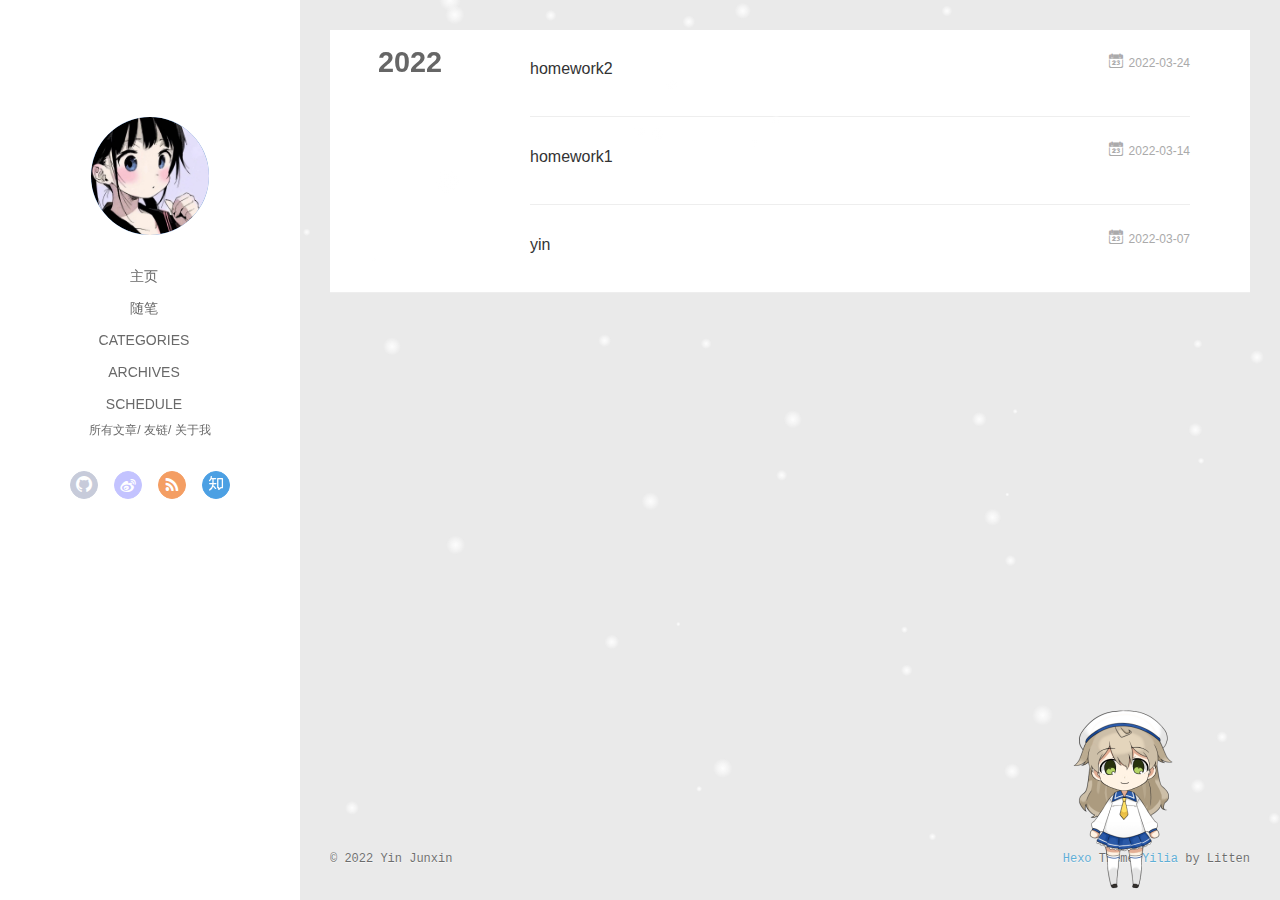
<file: archives/2022/03/index.html>
<!DOCTYPE html>
<html>
<head>
  <meta charset="utf-8">
  
  <meta name="renderer" content="webkit">
  <meta http-equiv="X-UA-Compatible" content="IE=edge" >
  <link rel="dns-prefetch" href="http://example.com">
  <title>Archives: 2022/3 | 软工博客</title>
  <meta name="viewport" content="width=device-width, initial-scale=1, maximum-scale=1">
  <meta name="description" content="酱料不好吃">
<meta property="og:type" content="website">
<meta property="og:title" content="软工博客">
<meta property="og:url" content="http://example.com/archives/2022/03/index.html">
<meta property="og:site_name" content="软工博客">
<meta property="og:description" content="酱料不好吃">
<meta property="og:locale" content="en_US">
<meta property="article:author" content="Yin Junxin">
<meta name="twitter:card" content="summary">
  
    <link rel="alternative" href="/atom.xml" title="软工博客" type="application/atom+xml">
  
  
    <link rel="icon" href="/favicon.png">
  
  <link rel="stylesheet" type="text/css" href="/./main.0cf68a.css">
  <style type="text/css">
  
    #container.show {
      background: linear-gradient(200deg,#a0cfe4,#e8c37e);
    }
  </style>
  

  

<meta name="generator" content="Hexo 6.0.0"></head>

<body>
  <div id="container" q-class="show:isCtnShow">
    <canvas id="anm-canvas" class="anm-canvas"></canvas>
    <div class="left-col" q-class="show:isShow">
      
<!-- <div class="overlay" style="background: #4d4d4d;"> --> 
<div class="overlay" ></div>
<div class="intrude-less">
	<header id="header" class="inner">
		<a href="/" class="profilepic">
			<img src="/img/xin.jpg" class="js-avatar">
		</a>
		<hgroup>
		  <h1 class="header-author"><a href="/"></a></h1>
		</hgroup>
		

		<nav class="header-menu">
			<ul>
			
				<li><a href="/">主页</a></li>
	        
				<li><a href="/tags/%E9%9A%8F%E7%AC%94/">随笔</a></li>
	        
				<li><a href="/categories/%20%7C%20%7C%20th">categories</a></li>
	        
				<li><a href="/archives/%20%7C%20%7C%20archives">archives</a></li>
	        
				<li><a href="/schedule/%20%7C%20%7C%20schedule">schedule</a></li>
	        
			</ul>
		</nav>
		<nav class="header-smart-menu">
    		
    			
    			<a q-on="click: openSlider(e, 'innerArchive')" href="javascript:void(0)">所有文章</a>
    			
            
    			
    			<a q-on="click: openSlider(e, 'friends')" href="javascript:void(0)">友链</a>
    			
            
    			
    			<a q-on="click: openSlider(e, 'aboutme')" href="javascript:void(0)">关于我</a>
    			
            
		</nav>
		<nav class="header-nav">
			<div class="social">
				
					<a class="github" target="_blank" href="#" title="github"><i class="icon-github"></i></a>
		        
					<a class="weibo" target="_blank" href="#" title="weibo"><i class="icon-weibo"></i></a>
		        
					<a class="rss" target="_blank" href="#" title="rss"><i class="icon-rss"></i></a>
		        
					<a class="zhihu" target="_blank" href="#" title="zhihu"><i class="icon-zhihu"></i></a>
		        
			</div>
		</nav>
	</header>		
</div>

    </div>
    <div class="mid-col" q-class="show:isShow,hide:isShow|isFalse">
      
<nav id="mobile-nav">
  	<div class="overlay js-overlay" style="background: #4d4d4d"></div>
	<div class="btnctn js-mobile-btnctn">
  		<div class="slider-trigger list" q-on="click: openSlider(e)"><i class="icon icon-sort"></i></div>
	</div>
	<div class="intrude-less">
		<header id="header" class="inner">
			<div class="profilepic">
				<img src="/img/xin.jpg" class="js-avatar">
			</div>
			<hgroup>
			  <h1 class="header-author js-header-author"></h1>
			</hgroup>
			
			
			
				
			
				
			
				
			
				
			
				
			
			
			
			<nav class="header-nav">
				<div class="social">
					
						<a class="github" target="_blank" href="#" title="github"><i class="icon-github"></i></a>
			        
						<a class="weibo" target="_blank" href="#" title="weibo"><i class="icon-weibo"></i></a>
			        
						<a class="rss" target="_blank" href="#" title="rss"><i class="icon-rss"></i></a>
			        
						<a class="zhihu" target="_blank" href="#" title="zhihu"><i class="icon-zhihu"></i></a>
			        
				</div>
			</nav>

			<nav class="header-menu js-header-menu">
				<ul style="width: 70%">
				
				
					<li style="width: 20%"><a href="/">主页</a></li>
		        
					<li style="width: 20%"><a href="/tags/%E9%9A%8F%E7%AC%94/">随笔</a></li>
		        
					<li style="width: 20%"><a href="/categories/%20%7C%20%7C%20th">categories</a></li>
		        
					<li style="width: 20%"><a href="/archives/%20%7C%20%7C%20archives">archives</a></li>
		        
					<li style="width: 20%"><a href="/schedule/%20%7C%20%7C%20schedule">schedule</a></li>
		        
				</ul>
			</nav>
		</header>				
	</div>
	<div class="mobile-mask" style="display:none" q-show="isShow"></div>
</nav>

      <div id="wrapper" class="body-wrap">
        <div class="menu-l">
          <div class="canvas-wrap">
            <canvas data-colors="#eaeaea" data-sectionHeight="100" data-contentId="js-content" id="myCanvas1" class="anm-canvas"></canvas>
          </div>
          <div id="js-content" class="content-ll">
            
  
  
    
    
      
      
      <section class="archives-wrap">
        <div class="archive-year-wrap">
          <a href="/archives/2022" class="archive-year">2022</a>
        </div>
        <div class="archives">
    
    <article class="archive-article archive-type-post">
  <div class="archive-article-inner">
    <header class="archive-article-header">
      	<div class="article-meta">
	      	<a href="/2022/03/24/homework2/" class="archive-article-date">
  	<time datetime="2022-03-24T13:40:10.000Z" itemprop="datePublished"><i class="icon-calendar icon"></i>2022-03-24</time>
</a>
        </div>
    	 
  
    <h1 itemprop="name">
      <a class="archive-article-title" href="/2022/03/24/homework2/">homework2</a>
    </h1>
  

        <div class="article-info info-on-right">
          
          

        </div>
        <div class="clearfix"></div>
    </header>
  </div>
</article>
  
    
    
    <article class="archive-article archive-type-post">
  <div class="archive-article-inner">
    <header class="archive-article-header">
      	<div class="article-meta">
	      	<a href="/2022/03/14/homework1/" class="archive-article-date">
  	<time datetime="2022-03-14T09:01:18.000Z" itemprop="datePublished"><i class="icon-calendar icon"></i>2022-03-14</time>
</a>
        </div>
    	 
  
    <h1 itemprop="name">
      <a class="archive-article-title" href="/2022/03/14/homework1/">homework1</a>
    </h1>
  

        <div class="article-info info-on-right">
          
          

        </div>
        <div class="clearfix"></div>
    </header>
  </div>
</article>
  
    
    
    <article class="archive-article archive-type-post">
  <div class="archive-article-inner">
    <header class="archive-article-header">
      	<div class="article-meta">
	      	<a href="/2022/03/07/hello-world/" class="archive-article-date">
  	<time datetime="2022-03-07T09:37:58.748Z" itemprop="datePublished"><i class="icon-calendar icon"></i>2022-03-07</time>
</a>
        </div>
    	 
  
    <h1 itemprop="name">
      <a class="archive-article-title" href="/2022/03/07/hello-world/">yin</a>
    </h1>
  

        <div class="article-info info-on-right">
          
          

        </div>
        <div class="clearfix"></div>
    </header>
  </div>
</article>
  
  
    </div></section>
  

    


          </div>
        </div>
      </div>
      <footer id="footer">
  <div class="outer">
    <div id="footer-info">
    	<div class="footer-left">
    		&copy; 2022 Yin Junxin
    	</div>
      	<div class="footer-right">
      		<a href="http://hexo.io/" target="_blank">Hexo</a>  Theme <a href="https://github.com/litten/hexo-theme-yilia" target="_blank">Yilia</a> by Litten
      	</div>
    </div>
  </div>
</footer>
    </div>
    <script>
	var yiliaConfig = {
		mathjax: false,
		isHome: false,
		isPost: false,
		isArchive: true,
		isTag: false,
		isCategory: false,
		open_in_new: false,
		toc_hide_index: true,
		root: "/",
		innerArchive: true,
		showTags: false
	}
</script>

<script>!function(t){function n(e){if(r[e])return r[e].exports;var i=r[e]={exports:{},id:e,loaded:!1};return t[e].call(i.exports,i,i.exports,n),i.loaded=!0,i.exports}var r={};n.m=t,n.c=r,n.p="./",n(0)}([function(t,n,r){r(195),t.exports=r(191)},function(t,n,r){var e=r(3),i=r(52),o=r(27),u=r(28),c=r(53),f="prototype",a=function(t,n,r){var s,l,h,v,p=t&a.F,d=t&a.G,y=t&a.S,g=t&a.P,b=t&a.B,m=d?e:y?e[n]||(e[n]={}):(e[n]||{})[f],x=d?i:i[n]||(i[n]={}),w=x[f]||(x[f]={});d&&(r=n);for(s in r)l=!p&&m&&void 0!==m[s],h=(l?m:r)[s],v=b&&l?c(h,e):g&&"function"==typeof h?c(Function.call,h):h,m&&u(m,s,h,t&a.U),x[s]!=h&&o(x,s,v),g&&w[s]!=h&&(w[s]=h)};e.core=i,a.F=1,a.G=2,a.S=4,a.P=8,a.B=16,a.W=32,a.U=64,a.R=128,t.exports=a},function(t,n,r){var e=r(6);t.exports=function(t){if(!e(t))throw TypeError(t+" is not an object!");return t}},function(t,n){var r=t.exports="undefined"!=typeof window&&window.Math==Math?window:"undefined"!=typeof self&&self.Math==Math?self:Function("return this")();"number"==typeof __g&&(__g=r)},function(t,n){t.exports=function(t){try{return!!t()}catch(t){return!0}}},function(t,n){var r=t.exports="undefined"!=typeof window&&window.Math==Math?window:"undefined"!=typeof self&&self.Math==Math?self:Function("return this")();"number"==typeof __g&&(__g=r)},function(t,n){t.exports=function(t){return"object"==typeof t?null!==t:"function"==typeof t}},function(t,n,r){var e=r(126)("wks"),i=r(76),o=r(3).Symbol,u="function"==typeof o;(t.exports=function(t){return e[t]||(e[t]=u&&o[t]||(u?o:i)("Symbol."+t))}).store=e},function(t,n){var r={}.hasOwnProperty;t.exports=function(t,n){return r.call(t,n)}},function(t,n,r){var e=r(94),i=r(33);t.exports=function(t){return e(i(t))}},function(t,n,r){t.exports=!r(4)(function(){return 7!=Object.defineProperty({},"a",{get:function(){return 7}}).a})},function(t,n,r){var e=r(2),i=r(167),o=r(50),u=Object.defineProperty;n.f=r(10)?Object.defineProperty:function(t,n,r){if(e(t),n=o(n,!0),e(r),i)try{return u(t,n,r)}catch(t){}if("get"in r||"set"in r)throw TypeError("Accessors not supported!");return"value"in r&&(t[n]=r.value),t}},function(t,n,r){t.exports=!r(18)(function(){return 7!=Object.defineProperty({},"a",{get:function(){return 7}}).a})},function(t,n,r){var e=r(14),i=r(22);t.exports=r(12)?function(t,n,r){return e.f(t,n,i(1,r))}:function(t,n,r){return t[n]=r,t}},function(t,n,r){var e=r(20),i=r(58),o=r(42),u=Object.defineProperty;n.f=r(12)?Object.defineProperty:function(t,n,r){if(e(t),n=o(n,!0),e(r),i)try{return u(t,n,r)}catch(t){}if("get"in r||"set"in r)throw TypeError("Accessors not supported!");return"value"in r&&(t[n]=r.value),t}},function(t,n,r){var e=r(40)("wks"),i=r(23),o=r(5).Symbol,u="function"==typeof o;(t.exports=function(t){return e[t]||(e[t]=u&&o[t]||(u?o:i)("Symbol."+t))}).store=e},function(t,n,r){var e=r(67),i=Math.min;t.exports=function(t){return t>0?i(e(t),9007199254740991):0}},function(t,n,r){var e=r(46);t.exports=function(t){return Object(e(t))}},function(t,n){t.exports=function(t){try{return!!t()}catch(t){return!0}}},function(t,n,r){var e=r(63),i=r(34);t.exports=Object.keys||function(t){return e(t,i)}},function(t,n,r){var e=r(21);t.exports=function(t){if(!e(t))throw TypeError(t+" is not an object!");return t}},function(t,n){t.exports=function(t){return"object"==typeof t?null!==t:"function"==typeof t}},function(t,n){t.exports=function(t,n){return{enumerable:!(1&t),configurable:!(2&t),writable:!(4&t),value:n}}},function(t,n){var r=0,e=Math.random();t.exports=function(t){return"Symbol(".concat(void 0===t?"":t,")_",(++r+e).toString(36))}},function(t,n){var r={}.hasOwnProperty;t.exports=function(t,n){return r.call(t,n)}},function(t,n){var r=t.exports={version:"2.4.0"};"number"==typeof __e&&(__e=r)},function(t,n){t.exports=function(t){if("function"!=typeof t)throw TypeError(t+" is not a function!");return t}},function(t,n,r){var e=r(11),i=r(66);t.exports=r(10)?function(t,n,r){return e.f(t,n,i(1,r))}:function(t,n,r){return t[n]=r,t}},function(t,n,r){var e=r(3),i=r(27),o=r(24),u=r(76)("src"),c="toString",f=Function[c],a=(""+f).split(c);r(52).inspectSource=function(t){return f.call(t)},(t.exports=function(t,n,r,c){var f="function"==typeof r;f&&(o(r,"name")||i(r,"name",n)),t[n]!==r&&(f&&(o(r,u)||i(r,u,t[n]?""+t[n]:a.join(String(n)))),t===e?t[n]=r:c?t[n]?t[n]=r:i(t,n,r):(delete t[n],i(t,n,r)))})(Function.prototype,c,function(){return"function"==typeof this&&this[u]||f.call(this)})},function(t,n,r){var e=r(1),i=r(4),o=r(46),u=function(t,n,r,e){var i=String(o(t)),u="<"+n;return""!==r&&(u+=" "+r+'="'+String(e).replace(/"/g,"&quot;")+'"'),u+">"+i+"</"+n+">"};t.exports=function(t,n){var r={};r[t]=n(u),e(e.P+e.F*i(function(){var n=""[t]('"');return n!==n.toLowerCase()||n.split('"').length>3}),"String",r)}},function(t,n,r){var e=r(115),i=r(46);t.exports=function(t){return e(i(t))}},function(t,n,r){var e=r(116),i=r(66),o=r(30),u=r(50),c=r(24),f=r(167),a=Object.getOwnPropertyDescriptor;n.f=r(10)?a:function(t,n){if(t=o(t),n=u(n,!0),f)try{return a(t,n)}catch(t){}if(c(t,n))return i(!e.f.call(t,n),t[n])}},function(t,n,r){var e=r(24),i=r(17),o=r(145)("IE_PROTO"),u=Object.prototype;t.exports=Object.getPrototypeOf||function(t){return t=i(t),e(t,o)?t[o]:"function"==typeof t.constructor&&t instanceof t.constructor?t.constructor.prototype:t instanceof Object?u:null}},function(t,n){t.exports=function(t){if(void 0==t)throw TypeError("Can't call method on  "+t);return t}},function(t,n){t.exports="constructor,hasOwnProperty,isPrototypeOf,propertyIsEnumerable,toLocaleString,toString,valueOf".split(",")},function(t,n){t.exports={}},function(t,n){t.exports=!0},function(t,n){n.f={}.propertyIsEnumerable},function(t,n,r){var e=r(14).f,i=r(8),o=r(15)("toStringTag");t.exports=function(t,n,r){t&&!i(t=r?t:t.prototype,o)&&e(t,o,{configurable:!0,value:n})}},function(t,n,r){var e=r(40)("keys"),i=r(23);t.exports=function(t){return e[t]||(e[t]=i(t))}},function(t,n,r){var e=r(5),i="__core-js_shared__",o=e[i]||(e[i]={});t.exports=function(t){return o[t]||(o[t]={})}},function(t,n){var r=Math.ceil,e=Math.floor;t.exports=function(t){return isNaN(t=+t)?0:(t>0?e:r)(t)}},function(t,n,r){var e=r(21);t.exports=function(t,n){if(!e(t))return t;var r,i;if(n&&"function"==typeof(r=t.toString)&&!e(i=r.call(t)))return i;if("function"==typeof(r=t.valueOf)&&!e(i=r.call(t)))return i;if(!n&&"function"==typeof(r=t.toString)&&!e(i=r.call(t)))return i;throw TypeError("Can't convert object to primitive value")}},function(t,n,r){var e=r(5),i=r(25),o=r(36),u=r(44),c=r(14).f;t.exports=function(t){var n=i.Symbol||(i.Symbol=o?{}:e.Symbol||{});"_"==t.charAt(0)||t in n||c(n,t,{value:u.f(t)})}},function(t,n,r){n.f=r(15)},function(t,n){var r={}.toString;t.exports=function(t){return r.call(t).slice(8,-1)}},function(t,n){t.exports=function(t){if(void 0==t)throw TypeError("Can't call method on  "+t);return t}},function(t,n,r){var e=r(4);t.exports=function(t,n){return!!t&&e(function(){n?t.call(null,function(){},1):t.call(null)})}},function(t,n,r){var e=r(53),i=r(115),o=r(17),u=r(16),c=r(203);t.exports=function(t,n){var r=1==t,f=2==t,a=3==t,s=4==t,l=6==t,h=5==t||l,v=n||c;return function(n,c,p){for(var d,y,g=o(n),b=i(g),m=e(c,p,3),x=u(b.length),w=0,S=r?v(n,x):f?v(n,0):void 0;x>w;w++)if((h||w in b)&&(d=b[w],y=m(d,w,g),t))if(r)S[w]=y;else if(y)switch(t){case 3:return!0;case 5:return d;case 6:return w;case 2:S.push(d)}else if(s)return!1;return l?-1:a||s?s:S}}},function(t,n,r){var e=r(1),i=r(52),o=r(4);t.exports=function(t,n){var r=(i.Object||{})[t]||Object[t],u={};u[t]=n(r),e(e.S+e.F*o(function(){r(1)}),"Object",u)}},function(t,n,r){var e=r(6);t.exports=function(t,n){if(!e(t))return t;var r,i;if(n&&"function"==typeof(r=t.toString)&&!e(i=r.call(t)))return i;if("function"==typeof(r=t.valueOf)&&!e(i=r.call(t)))return i;if(!n&&"function"==typeof(r=t.toString)&&!e(i=r.call(t)))return i;throw TypeError("Can't convert object to primitive value")}},function(t,n,r){var e=r(5),i=r(25),o=r(91),u=r(13),c="prototype",f=function(t,n,r){var a,s,l,h=t&f.F,v=t&f.G,p=t&f.S,d=t&f.P,y=t&f.B,g=t&f.W,b=v?i:i[n]||(i[n]={}),m=b[c],x=v?e:p?e[n]:(e[n]||{})[c];v&&(r=n);for(a in r)(s=!h&&x&&void 0!==x[a])&&a in b||(l=s?x[a]:r[a],b[a]=v&&"function"!=typeof x[a]?r[a]:y&&s?o(l,e):g&&x[a]==l?function(t){var n=function(n,r,e){if(this instanceof t){switch(arguments.length){case 0:return new t;case 1:return new t(n);case 2:return new t(n,r)}return new t(n,r,e)}return t.apply(this,arguments)};return n[c]=t[c],n}(l):d&&"function"==typeof l?o(Function.call,l):l,d&&((b.virtual||(b.virtual={}))[a]=l,t&f.R&&m&&!m[a]&&u(m,a,l)))};f.F=1,f.G=2,f.S=4,f.P=8,f.B=16,f.W=32,f.U=64,f.R=128,t.exports=f},function(t,n){var r=t.exports={version:"2.4.0"};"number"==typeof __e&&(__e=r)},function(t,n,r){var e=r(26);t.exports=function(t,n,r){if(e(t),void 0===n)return t;switch(r){case 1:return function(r){return t.call(n,r)};case 2:return function(r,e){return t.call(n,r,e)};case 3:return function(r,e,i){return t.call(n,r,e,i)}}return function(){return t.apply(n,arguments)}}},function(t,n,r){var e=r(183),i=r(1),o=r(126)("metadata"),u=o.store||(o.store=new(r(186))),c=function(t,n,r){var i=u.get(t);if(!i){if(!r)return;u.set(t,i=new e)}var o=i.get(n);if(!o){if(!r)return;i.set(n,o=new e)}return o},f=function(t,n,r){var e=c(n,r,!1);return void 0!==e&&e.has(t)},a=function(t,n,r){var e=c(n,r,!1);return void 0===e?void 0:e.get(t)},s=function(t,n,r,e){c(r,e,!0).set(t,n)},l=function(t,n){var r=c(t,n,!1),e=[];return r&&r.forEach(function(t,n){e.push(n)}),e},h=function(t){return void 0===t||"symbol"==typeof t?t:String(t)},v=function(t){i(i.S,"Reflect",t)};t.exports={store:u,map:c,has:f,get:a,set:s,keys:l,key:h,exp:v}},function(t,n,r){"use strict";if(r(10)){var e=r(69),i=r(3),o=r(4),u=r(1),c=r(127),f=r(152),a=r(53),s=r(68),l=r(66),h=r(27),v=r(73),p=r(67),d=r(16),y=r(75),g=r(50),b=r(24),m=r(180),x=r(114),w=r(6),S=r(17),_=r(137),O=r(70),E=r(32),P=r(71).f,j=r(154),F=r(76),M=r(7),A=r(48),N=r(117),T=r(146),I=r(155),k=r(80),L=r(123),R=r(74),C=r(130),D=r(160),U=r(11),W=r(31),G=U.f,B=W.f,V=i.RangeError,z=i.TypeError,q=i.Uint8Array,K="ArrayBuffer",J="Shared"+K,Y="BYTES_PER_ELEMENT",H="prototype",$=Array[H],X=f.ArrayBuffer,Q=f.DataView,Z=A(0),tt=A(2),nt=A(3),rt=A(4),et=A(5),it=A(6),ot=N(!0),ut=N(!1),ct=I.values,ft=I.keys,at=I.entries,st=$.lastIndexOf,lt=$.reduce,ht=$.reduceRight,vt=$.join,pt=$.sort,dt=$.slice,yt=$.toString,gt=$.toLocaleString,bt=M("iterator"),mt=M("toStringTag"),xt=F("typed_constructor"),wt=F("def_constructor"),St=c.CONSTR,_t=c.TYPED,Ot=c.VIEW,Et="Wrong length!",Pt=A(1,function(t,n){return Tt(T(t,t[wt]),n)}),jt=o(function(){return 1===new q(new Uint16Array([1]).buffer)[0]}),Ft=!!q&&!!q[H].set&&o(function(){new q(1).set({})}),Mt=function(t,n){if(void 0===t)throw z(Et);var r=+t,e=d(t);if(n&&!m(r,e))throw V(Et);return e},At=function(t,n){var r=p(t);if(r<0||r%n)throw V("Wrong offset!");return r},Nt=function(t){if(w(t)&&_t in t)return t;throw z(t+" is not a typed array!")},Tt=function(t,n){if(!(w(t)&&xt in t))throw z("It is not a typed array constructor!");return new t(n)},It=function(t,n){return kt(T(t,t[wt]),n)},kt=function(t,n){for(var r=0,e=n.length,i=Tt(t,e);e>r;)i[r]=n[r++];return i},Lt=function(t,n,r){G(t,n,{get:function(){return this._d[r]}})},Rt=function(t){var n,r,e,i,o,u,c=S(t),f=arguments.length,s=f>1?arguments[1]:void 0,l=void 0!==s,h=j(c);if(void 0!=h&&!_(h)){for(u=h.call(c),e=[],n=0;!(o=u.next()).done;n++)e.push(o.value);c=e}for(l&&f>2&&(s=a(s,arguments[2],2)),n=0,r=d(c.length),i=Tt(this,r);r>n;n++)i[n]=l?s(c[n],n):c[n];return i},Ct=function(){for(var t=0,n=arguments.length,r=Tt(this,n);n>t;)r[t]=arguments[t++];return r},Dt=!!q&&o(function(){gt.call(new q(1))}),Ut=function(){return gt.apply(Dt?dt.call(Nt(this)):Nt(this),arguments)},Wt={copyWithin:function(t,n){return D.call(Nt(this),t,n,arguments.length>2?arguments[2]:void 0)},every:function(t){return rt(Nt(this),t,arguments.length>1?arguments[1]:void 0)},fill:function(t){return C.apply(Nt(this),arguments)},filter:function(t){return It(this,tt(Nt(this),t,arguments.length>1?arguments[1]:void 0))},find:function(t){return et(Nt(this),t,arguments.length>1?arguments[1]:void 0)},findIndex:function(t){return it(Nt(this),t,arguments.length>1?arguments[1]:void 0)},forEach:function(t){Z(Nt(this),t,arguments.length>1?arguments[1]:void 0)},indexOf:function(t){return ut(Nt(this),t,arguments.length>1?arguments[1]:void 0)},includes:function(t){return ot(Nt(this),t,arguments.length>1?arguments[1]:void 0)},join:function(t){return vt.apply(Nt(this),arguments)},lastIndexOf:function(t){return st.apply(Nt(this),arguments)},map:function(t){return Pt(Nt(this),t,arguments.length>1?arguments[1]:void 0)},reduce:function(t){return lt.apply(Nt(this),arguments)},reduceRight:function(t){return ht.apply(Nt(this),arguments)},reverse:function(){for(var t,n=this,r=Nt(n).length,e=Math.floor(r/2),i=0;i<e;)t=n[i],n[i++]=n[--r],n[r]=t;return n},some:function(t){return nt(Nt(this),t,arguments.length>1?arguments[1]:void 0)},sort:function(t){return pt.call(Nt(this),t)},subarray:function(t,n){var r=Nt(this),e=r.length,i=y(t,e);return new(T(r,r[wt]))(r.buffer,r.byteOffset+i*r.BYTES_PER_ELEMENT,d((void 0===n?e:y(n,e))-i))}},Gt=function(t,n){return It(this,dt.call(Nt(this),t,n))},Bt=function(t){Nt(this);var n=At(arguments[1],1),r=this.length,e=S(t),i=d(e.length),o=0;if(i+n>r)throw V(Et);for(;o<i;)this[n+o]=e[o++]},Vt={entries:function(){return at.call(Nt(this))},keys:function(){return ft.call(Nt(this))},values:function(){return ct.call(Nt(this))}},zt=function(t,n){return w(t)&&t[_t]&&"symbol"!=typeof n&&n in t&&String(+n)==String(n)},qt=function(t,n){return zt(t,n=g(n,!0))?l(2,t[n]):B(t,n)},Kt=function(t,n,r){return!(zt(t,n=g(n,!0))&&w(r)&&b(r,"value"))||b(r,"get")||b(r,"set")||r.configurable||b(r,"writable")&&!r.writable||b(r,"enumerable")&&!r.enumerable?G(t,n,r):(t[n]=r.value,t)};St||(W.f=qt,U.f=Kt),u(u.S+u.F*!St,"Object",{getOwnPropertyDescriptor:qt,defineProperty:Kt}),o(function(){yt.call({})})&&(yt=gt=function(){return vt.call(this)});var Jt=v({},Wt);v(Jt,Vt),h(Jt,bt,Vt.values),v(Jt,{slice:Gt,set:Bt,constructor:function(){},toString:yt,toLocaleString:Ut}),Lt(Jt,"buffer","b"),Lt(Jt,"byteOffset","o"),Lt(Jt,"byteLength","l"),Lt(Jt,"length","e"),G(Jt,mt,{get:function(){return this[_t]}}),t.exports=function(t,n,r,f){f=!!f;var a=t+(f?"Clamped":"")+"Array",l="Uint8Array"!=a,v="get"+t,p="set"+t,y=i[a],g=y||{},b=y&&E(y),m=!y||!c.ABV,S={},_=y&&y[H],j=function(t,r){var e=t._d;return e.v[v](r*n+e.o,jt)},F=function(t,r,e){var i=t._d;f&&(e=(e=Math.round(e))<0?0:e>255?255:255&e),i.v[p](r*n+i.o,e,jt)},M=function(t,n){G(t,n,{get:function(){return j(this,n)},set:function(t){return F(this,n,t)},enumerable:!0})};m?(y=r(function(t,r,e,i){s(t,y,a,"_d");var o,u,c,f,l=0,v=0;if(w(r)){if(!(r instanceof X||(f=x(r))==K||f==J))return _t in r?kt(y,r):Rt.call(y,r);o=r,v=At(e,n);var p=r.byteLength;if(void 0===i){if(p%n)throw V(Et);if((u=p-v)<0)throw V(Et)}else if((u=d(i)*n)+v>p)throw V(Et);c=u/n}else c=Mt(r,!0),u=c*n,o=new X(u);for(h(t,"_d",{b:o,o:v,l:u,e:c,v:new Q(o)});l<c;)M(t,l++)}),_=y[H]=O(Jt),h(_,"constructor",y)):L(function(t){new y(null),new y(t)},!0)||(y=r(function(t,r,e,i){s(t,y,a);var o;return w(r)?r instanceof X||(o=x(r))==K||o==J?void 0!==i?new g(r,At(e,n),i):void 0!==e?new g(r,At(e,n)):new g(r):_t in r?kt(y,r):Rt.call(y,r):new g(Mt(r,l))}),Z(b!==Function.prototype?P(g).concat(P(b)):P(g),function(t){t in y||h(y,t,g[t])}),y[H]=_,e||(_.constructor=y));var A=_[bt],N=!!A&&("values"==A.name||void 0==A.name),T=Vt.values;h(y,xt,!0),h(_,_t,a),h(_,Ot,!0),h(_,wt,y),(f?new y(1)[mt]==a:mt in _)||G(_,mt,{get:function(){return a}}),S[a]=y,u(u.G+u.W+u.F*(y!=g),S),u(u.S,a,{BYTES_PER_ELEMENT:n,from:Rt,of:Ct}),Y in _||h(_,Y,n),u(u.P,a,Wt),R(a),u(u.P+u.F*Ft,a,{set:Bt}),u(u.P+u.F*!N,a,Vt),u(u.P+u.F*(_.toString!=yt),a,{toString:yt}),u(u.P+u.F*o(function(){new y(1).slice()}),a,{slice:Gt}),u(u.P+u.F*(o(function(){return[1,2].toLocaleString()!=new y([1,2]).toLocaleString()})||!o(function(){_.toLocaleString.call([1,2])})),a,{toLocaleString:Ut}),k[a]=N?A:T,e||N||h(_,bt,T)}}else t.exports=function(){}},function(t,n){var r={}.toString;t.exports=function(t){return r.call(t).slice(8,-1)}},function(t,n,r){var e=r(21),i=r(5).document,o=e(i)&&e(i.createElement);t.exports=function(t){return o?i.createElement(t):{}}},function(t,n,r){t.exports=!r(12)&&!r(18)(function(){return 7!=Object.defineProperty(r(57)("div"),"a",{get:function(){return 7}}).a})},function(t,n,r){"use strict";var e=r(36),i=r(51),o=r(64),u=r(13),c=r(8),f=r(35),a=r(96),s=r(38),l=r(103),h=r(15)("iterator"),v=!([].keys&&"next"in[].keys()),p="keys",d="values",y=function(){return this};t.exports=function(t,n,r,g,b,m,x){a(r,n,g);var w,S,_,O=function(t){if(!v&&t in F)return F[t];switch(t){case p:case d:return function(){return new r(this,t)}}return function(){return new r(this,t)}},E=n+" Iterator",P=b==d,j=!1,F=t.prototype,M=F[h]||F["@@iterator"]||b&&F[b],A=M||O(b),N=b?P?O("entries"):A:void 0,T="Array"==n?F.entries||M:M;if(T&&(_=l(T.call(new t)))!==Object.prototype&&(s(_,E,!0),e||c(_,h)||u(_,h,y)),P&&M&&M.name!==d&&(j=!0,A=function(){return M.call(this)}),e&&!x||!v&&!j&&F[h]||u(F,h,A),f[n]=A,f[E]=y,b)if(w={values:P?A:O(d),keys:m?A:O(p),entries:N},x)for(S in w)S in F||o(F,S,w[S]);else i(i.P+i.F*(v||j),n,w);return w}},function(t,n,r){var e=r(20),i=r(100),o=r(34),u=r(39)("IE_PROTO"),c=function(){},f="prototype",a=function(){var t,n=r(57)("iframe"),e=o.length;for(n.style.display="none",r(93).appendChild(n),n.src="javascript:",t=n.contentWindow.document,t.open(),t.write("<script>document.F=Object<\/script>"),t.close(),a=t.F;e--;)delete a[f][o[e]];return a()};t.exports=Object.create||function(t,n){var r;return null!==t?(c[f]=e(t),r=new c,c[f]=null,r[u]=t):r=a(),void 0===n?r:i(r,n)}},function(t,n,r){var e=r(63),i=r(34).concat("length","prototype");n.f=Object.getOwnPropertyNames||function(t){return e(t,i)}},function(t,n){n.f=Object.getOwnPropertySymbols},function(t,n,r){var e=r(8),i=r(9),o=r(90)(!1),u=r(39)("IE_PROTO");t.exports=function(t,n){var r,c=i(t),f=0,a=[];for(r in c)r!=u&&e(c,r)&&a.push(r);for(;n.length>f;)e(c,r=n[f++])&&(~o(a,r)||a.push(r));return a}},function(t,n,r){t.exports=r(13)},function(t,n,r){var e=r(76)("meta"),i=r(6),o=r(24),u=r(11).f,c=0,f=Object.isExtensible||function(){return!0},a=!r(4)(function(){return f(Object.preventExtensions({}))}),s=function(t){u(t,e,{value:{i:"O"+ ++c,w:{}}})},l=function(t,n){if(!i(t))return"symbol"==typeof t?t:("string"==typeof t?"S":"P")+t;if(!o(t,e)){if(!f(t))return"F";if(!n)return"E";s(t)}return t[e].i},h=function(t,n){if(!o(t,e)){if(!f(t))return!0;if(!n)return!1;s(t)}return t[e].w},v=function(t){return a&&p.NEED&&f(t)&&!o(t,e)&&s(t),t},p=t.exports={KEY:e,NEED:!1,fastKey:l,getWeak:h,onFreeze:v}},function(t,n){t.exports=function(t,n){return{enumerable:!(1&t),configurable:!(2&t),writable:!(4&t),value:n}}},function(t,n){var r=Math.ceil,e=Math.floor;t.exports=function(t){return isNaN(t=+t)?0:(t>0?e:r)(t)}},function(t,n){t.exports=function(t,n,r,e){if(!(t instanceof n)||void 0!==e&&e in t)throw TypeError(r+": incorrect invocation!");return t}},function(t,n){t.exports=!1},function(t,n,r){var e=r(2),i=r(173),o=r(133),u=r(145)("IE_PROTO"),c=function(){},f="prototype",a=function(){var t,n=r(132)("iframe"),e=o.length;for(n.style.display="none",r(135).appendChild(n),n.src="javascript:",t=n.contentWindow.document,t.open(),t.write("<script>document.F=Object<\/script>"),t.close(),a=t.F;e--;)delete a[f][o[e]];return a()};t.exports=Object.create||function(t,n){var r;return null!==t?(c[f]=e(t),r=new c,c[f]=null,r[u]=t):r=a(),void 0===n?r:i(r,n)}},function(t,n,r){var e=r(175),i=r(133).concat("length","prototype");n.f=Object.getOwnPropertyNames||function(t){return e(t,i)}},function(t,n,r){var e=r(175),i=r(133);t.exports=Object.keys||function(t){return e(t,i)}},function(t,n,r){var e=r(28);t.exports=function(t,n,r){for(var i in n)e(t,i,n[i],r);return t}},function(t,n,r){"use strict";var e=r(3),i=r(11),o=r(10),u=r(7)("species");t.exports=function(t){var n=e[t];o&&n&&!n[u]&&i.f(n,u,{configurable:!0,get:function(){return this}})}},function(t,n,r){var e=r(67),i=Math.max,o=Math.min;t.exports=function(t,n){return t=e(t),t<0?i(t+n,0):o(t,n)}},function(t,n){var r=0,e=Math.random();t.exports=function(t){return"Symbol(".concat(void 0===t?"":t,")_",(++r+e).toString(36))}},function(t,n,r){var e=r(33);t.exports=function(t){return Object(e(t))}},function(t,n,r){var e=r(7)("unscopables"),i=Array.prototype;void 0==i[e]&&r(27)(i,e,{}),t.exports=function(t){i[e][t]=!0}},function(t,n,r){var e=r(53),i=r(169),o=r(137),u=r(2),c=r(16),f=r(154),a={},s={},n=t.exports=function(t,n,r,l,h){var v,p,d,y,g=h?function(){return t}:f(t),b=e(r,l,n?2:1),m=0;if("function"!=typeof g)throw TypeError(t+" is not iterable!");if(o(g)){for(v=c(t.length);v>m;m++)if((y=n?b(u(p=t[m])[0],p[1]):b(t[m]))===a||y===s)return y}else for(d=g.call(t);!(p=d.next()).done;)if((y=i(d,b,p.value,n))===a||y===s)return y};n.BREAK=a,n.RETURN=s},function(t,n){t.exports={}},function(t,n,r){var e=r(11).f,i=r(24),o=r(7)("toStringTag");t.exports=function(t,n,r){t&&!i(t=r?t:t.prototype,o)&&e(t,o,{configurable:!0,value:n})}},function(t,n,r){var e=r(1),i=r(46),o=r(4),u=r(150),c="["+u+"]",f="​",a=RegExp("^"+c+c+"*"),s=RegExp(c+c+"*$"),l=function(t,n,r){var i={},c=o(function(){return!!u[t]()||f[t]()!=f}),a=i[t]=c?n(h):u[t];r&&(i[r]=a),e(e.P+e.F*c,"String",i)},h=l.trim=function(t,n){return t=String(i(t)),1&n&&(t=t.replace(a,"")),2&n&&(t=t.replace(s,"")),t};t.exports=l},function(t,n,r){t.exports={default:r(86),__esModule:!0}},function(t,n,r){t.exports={default:r(87),__esModule:!0}},function(t,n,r){"use strict";function e(t){return t&&t.__esModule?t:{default:t}}n.__esModule=!0;var i=r(84),o=e(i),u=r(83),c=e(u),f="function"==typeof c.default&&"symbol"==typeof o.default?function(t){return typeof t}:function(t){return t&&"function"==typeof c.default&&t.constructor===c.default&&t!==c.default.prototype?"symbol":typeof t};n.default="function"==typeof c.default&&"symbol"===f(o.default)?function(t){return void 0===t?"undefined":f(t)}:function(t){return t&&"function"==typeof c.default&&t.constructor===c.default&&t!==c.default.prototype?"symbol":void 0===t?"undefined":f(t)}},function(t,n,r){r(110),r(108),r(111),r(112),t.exports=r(25).Symbol},function(t,n,r){r(109),r(113),t.exports=r(44).f("iterator")},function(t,n){t.exports=function(t){if("function"!=typeof t)throw TypeError(t+" is not a function!");return t}},function(t,n){t.exports=function(){}},function(t,n,r){var e=r(9),i=r(106),o=r(105);t.exports=function(t){return function(n,r,u){var c,f=e(n),a=i(f.length),s=o(u,a);if(t&&r!=r){for(;a>s;)if((c=f[s++])!=c)return!0}else for(;a>s;s++)if((t||s in f)&&f[s]===r)return t||s||0;return!t&&-1}}},function(t,n,r){var e=r(88);t.exports=function(t,n,r){if(e(t),void 0===n)return t;switch(r){case 1:return function(r){return t.call(n,r)};case 2:return function(r,e){return t.call(n,r,e)};case 3:return function(r,e,i){return t.call(n,r,e,i)}}return function(){return t.apply(n,arguments)}}},function(t,n,r){var e=r(19),i=r(62),o=r(37);t.exports=function(t){var n=e(t),r=i.f;if(r)for(var u,c=r(t),f=o.f,a=0;c.length>a;)f.call(t,u=c[a++])&&n.push(u);return n}},function(t,n,r){t.exports=r(5).document&&document.documentElement},function(t,n,r){var e=r(56);t.exports=Object("z").propertyIsEnumerable(0)?Object:function(t){return"String"==e(t)?t.split(""):Object(t)}},function(t,n,r){var e=r(56);t.exports=Array.isArray||function(t){return"Array"==e(t)}},function(t,n,r){"use strict";var e=r(60),i=r(22),o=r(38),u={};r(13)(u,r(15)("iterator"),function(){return this}),t.exports=function(t,n,r){t.prototype=e(u,{next:i(1,r)}),o(t,n+" Iterator")}},function(t,n){t.exports=function(t,n){return{value:n,done:!!t}}},function(t,n,r){var e=r(19),i=r(9);t.exports=function(t,n){for(var r,o=i(t),u=e(o),c=u.length,f=0;c>f;)if(o[r=u[f++]]===n)return r}},function(t,n,r){var e=r(23)("meta"),i=r(21),o=r(8),u=r(14).f,c=0,f=Object.isExtensible||function(){return!0},a=!r(18)(function(){return f(Object.preventExtensions({}))}),s=function(t){u(t,e,{value:{i:"O"+ ++c,w:{}}})},l=function(t,n){if(!i(t))return"symbol"==typeof t?t:("string"==typeof t?"S":"P")+t;if(!o(t,e)){if(!f(t))return"F";if(!n)return"E";s(t)}return t[e].i},h=function(t,n){if(!o(t,e)){if(!f(t))return!0;if(!n)return!1;s(t)}return t[e].w},v=function(t){return a&&p.NEED&&f(t)&&!o(t,e)&&s(t),t},p=t.exports={KEY:e,NEED:!1,fastKey:l,getWeak:h,onFreeze:v}},function(t,n,r){var e=r(14),i=r(20),o=r(19);t.exports=r(12)?Object.defineProperties:function(t,n){i(t);for(var r,u=o(n),c=u.length,f=0;c>f;)e.f(t,r=u[f++],n[r]);return t}},function(t,n,r){var e=r(37),i=r(22),o=r(9),u=r(42),c=r(8),f=r(58),a=Object.getOwnPropertyDescriptor;n.f=r(12)?a:function(t,n){if(t=o(t),n=u(n,!0),f)try{return a(t,n)}catch(t){}if(c(t,n))return i(!e.f.call(t,n),t[n])}},function(t,n,r){var e=r(9),i=r(61).f,o={}.toString,u="object"==typeof window&&window&&Object.getOwnPropertyNames?Object.getOwnPropertyNames(window):[],c=function(t){try{return i(t)}catch(t){return u.slice()}};t.exports.f=function(t){return u&&"[object Window]"==o.call(t)?c(t):i(e(t))}},function(t,n,r){var e=r(8),i=r(77),o=r(39)("IE_PROTO"),u=Object.prototype;t.exports=Object.getPrototypeOf||function(t){return t=i(t),e(t,o)?t[o]:"function"==typeof t.constructor&&t instanceof t.constructor?t.constructor.prototype:t instanceof Object?u:null}},function(t,n,r){var e=r(41),i=r(33);t.exports=function(t){return function(n,r){var o,u,c=String(i(n)),f=e(r),a=c.length;return f<0||f>=a?t?"":void 0:(o=c.charCodeAt(f),o<55296||o>56319||f+1===a||(u=c.charCodeAt(f+1))<56320||u>57343?t?c.charAt(f):o:t?c.slice(f,f+2):u-56320+(o-55296<<10)+65536)}}},function(t,n,r){var e=r(41),i=Math.max,o=Math.min;t.exports=function(t,n){return t=e(t),t<0?i(t+n,0):o(t,n)}},function(t,n,r){var e=r(41),i=Math.min;t.exports=function(t){return t>0?i(e(t),9007199254740991):0}},function(t,n,r){"use strict";var e=r(89),i=r(97),o=r(35),u=r(9);t.exports=r(59)(Array,"Array",function(t,n){this._t=u(t),this._i=0,this._k=n},function(){var t=this._t,n=this._k,r=this._i++;return!t||r>=t.length?(this._t=void 0,i(1)):"keys"==n?i(0,r):"values"==n?i(0,t[r]):i(0,[r,t[r]])},"values"),o.Arguments=o.Array,e("keys"),e("values"),e("entries")},function(t,n){},function(t,n,r){"use strict";var e=r(104)(!0);r(59)(String,"String",function(t){this._t=String(t),this._i=0},function(){var t,n=this._t,r=this._i;return r>=n.length?{value:void 0,done:!0}:(t=e(n,r),this._i+=t.length,{value:t,done:!1})})},function(t,n,r){"use strict";var e=r(5),i=r(8),o=r(12),u=r(51),c=r(64),f=r(99).KEY,a=r(18),s=r(40),l=r(38),h=r(23),v=r(15),p=r(44),d=r(43),y=r(98),g=r(92),b=r(95),m=r(20),x=r(9),w=r(42),S=r(22),_=r(60),O=r(102),E=r(101),P=r(14),j=r(19),F=E.f,M=P.f,A=O.f,N=e.Symbol,T=e.JSON,I=T&&T.stringify,k="prototype",L=v("_hidden"),R=v("toPrimitive"),C={}.propertyIsEnumerable,D=s("symbol-registry"),U=s("symbols"),W=s("op-symbols"),G=Object[k],B="function"==typeof N,V=e.QObject,z=!V||!V[k]||!V[k].findChild,q=o&&a(function(){return 7!=_(M({},"a",{get:function(){return M(this,"a",{value:7}).a}})).a})?function(t,n,r){var e=F(G,n);e&&delete G[n],M(t,n,r),e&&t!==G&&M(G,n,e)}:M,K=function(t){var n=U[t]=_(N[k]);return n._k=t,n},J=B&&"symbol"==typeof N.iterator?function(t){return"symbol"==typeof t}:function(t){return t instanceof N},Y=function(t,n,r){return t===G&&Y(W,n,r),m(t),n=w(n,!0),m(r),i(U,n)?(r.enumerable?(i(t,L)&&t[L][n]&&(t[L][n]=!1),r=_(r,{enumerable:S(0,!1)})):(i(t,L)||M(t,L,S(1,{})),t[L][n]=!0),q(t,n,r)):M(t,n,r)},H=function(t,n){m(t);for(var r,e=g(n=x(n)),i=0,o=e.length;o>i;)Y(t,r=e[i++],n[r]);return t},$=function(t,n){return void 0===n?_(t):H(_(t),n)},X=function(t){var n=C.call(this,t=w(t,!0));return!(this===G&&i(U,t)&&!i(W,t))&&(!(n||!i(this,t)||!i(U,t)||i(this,L)&&this[L][t])||n)},Q=function(t,n){if(t=x(t),n=w(n,!0),t!==G||!i(U,n)||i(W,n)){var r=F(t,n);return!r||!i(U,n)||i(t,L)&&t[L][n]||(r.enumerable=!0),r}},Z=function(t){for(var n,r=A(x(t)),e=[],o=0;r.length>o;)i(U,n=r[o++])||n==L||n==f||e.push(n);return e},tt=function(t){for(var n,r=t===G,e=A(r?W:x(t)),o=[],u=0;e.length>u;)!i(U,n=e[u++])||r&&!i(G,n)||o.push(U[n]);return o};B||(N=function(){if(this instanceof N)throw TypeError("Symbol is not a constructor!");var t=h(arguments.length>0?arguments[0]:void 0),n=function(r){this===G&&n.call(W,r),i(this,L)&&i(this[L],t)&&(this[L][t]=!1),q(this,t,S(1,r))};return o&&z&&q(G,t,{configurable:!0,set:n}),K(t)},c(N[k],"toString",function(){return this._k}),E.f=Q,P.f=Y,r(61).f=O.f=Z,r(37).f=X,r(62).f=tt,o&&!r(36)&&c(G,"propertyIsEnumerable",X,!0),p.f=function(t){return K(v(t))}),u(u.G+u.W+u.F*!B,{Symbol:N});for(var nt="hasInstance,isConcatSpreadable,iterator,match,replace,search,species,split,toPrimitive,toStringTag,unscopables".split(","),rt=0;nt.length>rt;)v(nt[rt++]);for(var nt=j(v.store),rt=0;nt.length>rt;)d(nt[rt++]);u(u.S+u.F*!B,"Symbol",{for:function(t){return i(D,t+="")?D[t]:D[t]=N(t)},keyFor:function(t){if(J(t))return y(D,t);throw TypeError(t+" is not a symbol!")},useSetter:function(){z=!0},useSimple:function(){z=!1}}),u(u.S+u.F*!B,"Object",{create:$,defineProperty:Y,defineProperties:H,getOwnPropertyDescriptor:Q,getOwnPropertyNames:Z,getOwnPropertySymbols:tt}),T&&u(u.S+u.F*(!B||a(function(){var t=N();return"[null]"!=I([t])||"{}"!=I({a:t})||"{}"!=I(Object(t))})),"JSON",{stringify:function(t){if(void 0!==t&&!J(t)){for(var n,r,e=[t],i=1;arguments.length>i;)e.push(arguments[i++]);return n=e[1],"function"==typeof n&&(r=n),!r&&b(n)||(n=function(t,n){if(r&&(n=r.call(this,t,n)),!J(n))return n}),e[1]=n,I.apply(T,e)}}}),N[k][R]||r(13)(N[k],R,N[k].valueOf),l(N,"Symbol"),l(Math,"Math",!0),l(e.JSON,"JSON",!0)},function(t,n,r){r(43)("asyncIterator")},function(t,n,r){r(43)("observable")},function(t,n,r){r(107);for(var e=r(5),i=r(13),o=r(35),u=r(15)("toStringTag"),c=["NodeList","DOMTokenList","MediaList","StyleSheetList","CSSRuleList"],f=0;f<5;f++){var a=c[f],s=e[a],l=s&&s.prototype;l&&!l[u]&&i(l,u,a),o[a]=o.Array}},function(t,n,r){var e=r(45),i=r(7)("toStringTag"),o="Arguments"==e(function(){return arguments}()),u=function(t,n){try{return t[n]}catch(t){}};t.exports=function(t){var n,r,c;return void 0===t?"Undefined":null===t?"Null":"string"==typeof(r=u(n=Object(t),i))?r:o?e(n):"Object"==(c=e(n))&&"function"==typeof n.callee?"Arguments":c}},function(t,n,r){var e=r(45);t.exports=Object("z").propertyIsEnumerable(0)?Object:function(t){return"String"==e(t)?t.split(""):Object(t)}},function(t,n){n.f={}.propertyIsEnumerable},function(t,n,r){var e=r(30),i=r(16),o=r(75);t.exports=function(t){return function(n,r,u){var c,f=e(n),a=i(f.length),s=o(u,a);if(t&&r!=r){for(;a>s;)if((c=f[s++])!=c)return!0}else for(;a>s;s++)if((t||s in f)&&f[s]===r)return t||s||0;return!t&&-1}}},function(t,n,r){"use strict";var e=r(3),i=r(1),o=r(28),u=r(73),c=r(65),f=r(79),a=r(68),s=r(6),l=r(4),h=r(123),v=r(81),p=r(136);t.exports=function(t,n,r,d,y,g){var b=e[t],m=b,x=y?"set":"add",w=m&&m.prototype,S={},_=function(t){var n=w[t];o(w,t,"delete"==t?function(t){return!(g&&!s(t))&&n.call(this,0===t?0:t)}:"has"==t?function(t){return!(g&&!s(t))&&n.call(this,0===t?0:t)}:"get"==t?function(t){return g&&!s(t)?void 0:n.call(this,0===t?0:t)}:"add"==t?function(t){return n.call(this,0===t?0:t),this}:function(t,r){return n.call(this,0===t?0:t,r),this})};if("function"==typeof m&&(g||w.forEach&&!l(function(){(new m).entries().next()}))){var O=new m,E=O[x](g?{}:-0,1)!=O,P=l(function(){O.has(1)}),j=h(function(t){new m(t)}),F=!g&&l(function(){for(var t=new m,n=5;n--;)t[x](n,n);return!t.has(-0)});j||(m=n(function(n,r){a(n,m,t);var e=p(new b,n,m);return void 0!=r&&f(r,y,e[x],e),e}),m.prototype=w,w.constructor=m),(P||F)&&(_("delete"),_("has"),y&&_("get")),(F||E)&&_(x),g&&w.clear&&delete w.clear}else m=d.getConstructor(n,t,y,x),u(m.prototype,r),c.NEED=!0;return v(m,t),S[t]=m,i(i.G+i.W+i.F*(m!=b),S),g||d.setStrong(m,t,y),m}},function(t,n,r){"use strict";var e=r(27),i=r(28),o=r(4),u=r(46),c=r(7);t.exports=function(t,n,r){var f=c(t),a=r(u,f,""[t]),s=a[0],l=a[1];o(function(){var n={};return n[f]=function(){return 7},7!=""[t](n)})&&(i(String.prototype,t,s),e(RegExp.prototype,f,2==n?function(t,n){return l.call(t,this,n)}:function(t){return l.call(t,this)}))}
},function(t,n,r){"use strict";var e=r(2);t.exports=function(){var t=e(this),n="";return t.global&&(n+="g"),t.ignoreCase&&(n+="i"),t.multiline&&(n+="m"),t.unicode&&(n+="u"),t.sticky&&(n+="y"),n}},function(t,n){t.exports=function(t,n,r){var e=void 0===r;switch(n.length){case 0:return e?t():t.call(r);case 1:return e?t(n[0]):t.call(r,n[0]);case 2:return e?t(n[0],n[1]):t.call(r,n[0],n[1]);case 3:return e?t(n[0],n[1],n[2]):t.call(r,n[0],n[1],n[2]);case 4:return e?t(n[0],n[1],n[2],n[3]):t.call(r,n[0],n[1],n[2],n[3])}return t.apply(r,n)}},function(t,n,r){var e=r(6),i=r(45),o=r(7)("match");t.exports=function(t){var n;return e(t)&&(void 0!==(n=t[o])?!!n:"RegExp"==i(t))}},function(t,n,r){var e=r(7)("iterator"),i=!1;try{var o=[7][e]();o.return=function(){i=!0},Array.from(o,function(){throw 2})}catch(t){}t.exports=function(t,n){if(!n&&!i)return!1;var r=!1;try{var o=[7],u=o[e]();u.next=function(){return{done:r=!0}},o[e]=function(){return u},t(o)}catch(t){}return r}},function(t,n,r){t.exports=r(69)||!r(4)(function(){var t=Math.random();__defineSetter__.call(null,t,function(){}),delete r(3)[t]})},function(t,n){n.f=Object.getOwnPropertySymbols},function(t,n,r){var e=r(3),i="__core-js_shared__",o=e[i]||(e[i]={});t.exports=function(t){return o[t]||(o[t]={})}},function(t,n,r){for(var e,i=r(3),o=r(27),u=r(76),c=u("typed_array"),f=u("view"),a=!(!i.ArrayBuffer||!i.DataView),s=a,l=0,h="Int8Array,Uint8Array,Uint8ClampedArray,Int16Array,Uint16Array,Int32Array,Uint32Array,Float32Array,Float64Array".split(",");l<9;)(e=i[h[l++]])?(o(e.prototype,c,!0),o(e.prototype,f,!0)):s=!1;t.exports={ABV:a,CONSTR:s,TYPED:c,VIEW:f}},function(t,n){"use strict";var r={versions:function(){var t=window.navigator.userAgent;return{trident:t.indexOf("Trident")>-1,presto:t.indexOf("Presto")>-1,webKit:t.indexOf("AppleWebKit")>-1,gecko:t.indexOf("Gecko")>-1&&-1==t.indexOf("KHTML"),mobile:!!t.match(/AppleWebKit.*Mobile.*/),ios:!!t.match(/\(i[^;]+;( U;)? CPU.+Mac OS X/),android:t.indexOf("Android")>-1||t.indexOf("Linux")>-1,iPhone:t.indexOf("iPhone")>-1||t.indexOf("Mac")>-1,iPad:t.indexOf("iPad")>-1,webApp:-1==t.indexOf("Safari"),weixin:-1==t.indexOf("MicroMessenger")}}()};t.exports=r},function(t,n,r){"use strict";var e=r(85),i=function(t){return t&&t.__esModule?t:{default:t}}(e),o=function(){function t(t,n,e){return n||e?String.fromCharCode(n||e):r[t]||t}function n(t){return e[t]}var r={"&quot;":'"',"&lt;":"<","&gt;":">","&amp;":"&","&nbsp;":" "},e={};for(var u in r)e[r[u]]=u;return r["&apos;"]="'",e["'"]="&#39;",{encode:function(t){return t?(""+t).replace(/['<> "&]/g,n).replace(/\r?\n/g,"<br/>").replace(/\s/g,"&nbsp;"):""},decode:function(n){return n?(""+n).replace(/<br\s*\/?>/gi,"\n").replace(/&quot;|&lt;|&gt;|&amp;|&nbsp;|&apos;|&#(\d+);|&#(\d+)/g,t).replace(/\u00a0/g," "):""},encodeBase16:function(t){if(!t)return t;t+="";for(var n=[],r=0,e=t.length;e>r;r++)n.push(t.charCodeAt(r).toString(16).toUpperCase());return n.join("")},encodeBase16forJSON:function(t){if(!t)return t;t=t.replace(/[\u4E00-\u9FBF]/gi,function(t){return escape(t).replace("%u","\\u")});for(var n=[],r=0,e=t.length;e>r;r++)n.push(t.charCodeAt(r).toString(16).toUpperCase());return n.join("")},decodeBase16:function(t){if(!t)return t;t+="";for(var n=[],r=0,e=t.length;e>r;r+=2)n.push(String.fromCharCode("0x"+t.slice(r,r+2)));return n.join("")},encodeObject:function(t){if(t instanceof Array)for(var n=0,r=t.length;r>n;n++)t[n]=o.encodeObject(t[n]);else if("object"==(void 0===t?"undefined":(0,i.default)(t)))for(var e in t)t[e]=o.encodeObject(t[e]);else if("string"==typeof t)return o.encode(t);return t},loadScript:function(t){var n=document.createElement("script");document.getElementsByTagName("body")[0].appendChild(n),n.setAttribute("src",t)},addLoadEvent:function(t){var n=window.onload;"function"!=typeof window.onload?window.onload=t:window.onload=function(){n(),t()}}}}();t.exports=o},function(t,n,r){"use strict";var e=r(17),i=r(75),o=r(16);t.exports=function(t){for(var n=e(this),r=o(n.length),u=arguments.length,c=i(u>1?arguments[1]:void 0,r),f=u>2?arguments[2]:void 0,a=void 0===f?r:i(f,r);a>c;)n[c++]=t;return n}},function(t,n,r){"use strict";var e=r(11),i=r(66);t.exports=function(t,n,r){n in t?e.f(t,n,i(0,r)):t[n]=r}},function(t,n,r){var e=r(6),i=r(3).document,o=e(i)&&e(i.createElement);t.exports=function(t){return o?i.createElement(t):{}}},function(t,n){t.exports="constructor,hasOwnProperty,isPrototypeOf,propertyIsEnumerable,toLocaleString,toString,valueOf".split(",")},function(t,n,r){var e=r(7)("match");t.exports=function(t){var n=/./;try{"/./"[t](n)}catch(r){try{return n[e]=!1,!"/./"[t](n)}catch(t){}}return!0}},function(t,n,r){t.exports=r(3).document&&document.documentElement},function(t,n,r){var e=r(6),i=r(144).set;t.exports=function(t,n,r){var o,u=n.constructor;return u!==r&&"function"==typeof u&&(o=u.prototype)!==r.prototype&&e(o)&&i&&i(t,o),t}},function(t,n,r){var e=r(80),i=r(7)("iterator"),o=Array.prototype;t.exports=function(t){return void 0!==t&&(e.Array===t||o[i]===t)}},function(t,n,r){var e=r(45);t.exports=Array.isArray||function(t){return"Array"==e(t)}},function(t,n,r){"use strict";var e=r(70),i=r(66),o=r(81),u={};r(27)(u,r(7)("iterator"),function(){return this}),t.exports=function(t,n,r){t.prototype=e(u,{next:i(1,r)}),o(t,n+" Iterator")}},function(t,n,r){"use strict";var e=r(69),i=r(1),o=r(28),u=r(27),c=r(24),f=r(80),a=r(139),s=r(81),l=r(32),h=r(7)("iterator"),v=!([].keys&&"next"in[].keys()),p="keys",d="values",y=function(){return this};t.exports=function(t,n,r,g,b,m,x){a(r,n,g);var w,S,_,O=function(t){if(!v&&t in F)return F[t];switch(t){case p:case d:return function(){return new r(this,t)}}return function(){return new r(this,t)}},E=n+" Iterator",P=b==d,j=!1,F=t.prototype,M=F[h]||F["@@iterator"]||b&&F[b],A=M||O(b),N=b?P?O("entries"):A:void 0,T="Array"==n?F.entries||M:M;if(T&&(_=l(T.call(new t)))!==Object.prototype&&(s(_,E,!0),e||c(_,h)||u(_,h,y)),P&&M&&M.name!==d&&(j=!0,A=function(){return M.call(this)}),e&&!x||!v&&!j&&F[h]||u(F,h,A),f[n]=A,f[E]=y,b)if(w={values:P?A:O(d),keys:m?A:O(p),entries:N},x)for(S in w)S in F||o(F,S,w[S]);else i(i.P+i.F*(v||j),n,w);return w}},function(t,n){var r=Math.expm1;t.exports=!r||r(10)>22025.465794806718||r(10)<22025.465794806718||-2e-17!=r(-2e-17)?function(t){return 0==(t=+t)?t:t>-1e-6&&t<1e-6?t+t*t/2:Math.exp(t)-1}:r},function(t,n){t.exports=Math.sign||function(t){return 0==(t=+t)||t!=t?t:t<0?-1:1}},function(t,n,r){var e=r(3),i=r(151).set,o=e.MutationObserver||e.WebKitMutationObserver,u=e.process,c=e.Promise,f="process"==r(45)(u);t.exports=function(){var t,n,r,a=function(){var e,i;for(f&&(e=u.domain)&&e.exit();t;){i=t.fn,t=t.next;try{i()}catch(e){throw t?r():n=void 0,e}}n=void 0,e&&e.enter()};if(f)r=function(){u.nextTick(a)};else if(o){var s=!0,l=document.createTextNode("");new o(a).observe(l,{characterData:!0}),r=function(){l.data=s=!s}}else if(c&&c.resolve){var h=c.resolve();r=function(){h.then(a)}}else r=function(){i.call(e,a)};return function(e){var i={fn:e,next:void 0};n&&(n.next=i),t||(t=i,r()),n=i}}},function(t,n,r){var e=r(6),i=r(2),o=function(t,n){if(i(t),!e(n)&&null!==n)throw TypeError(n+": can't set as prototype!")};t.exports={set:Object.setPrototypeOf||("__proto__"in{}?function(t,n,e){try{e=r(53)(Function.call,r(31).f(Object.prototype,"__proto__").set,2),e(t,[]),n=!(t instanceof Array)}catch(t){n=!0}return function(t,r){return o(t,r),n?t.__proto__=r:e(t,r),t}}({},!1):void 0),check:o}},function(t,n,r){var e=r(126)("keys"),i=r(76);t.exports=function(t){return e[t]||(e[t]=i(t))}},function(t,n,r){var e=r(2),i=r(26),o=r(7)("species");t.exports=function(t,n){var r,u=e(t).constructor;return void 0===u||void 0==(r=e(u)[o])?n:i(r)}},function(t,n,r){var e=r(67),i=r(46);t.exports=function(t){return function(n,r){var o,u,c=String(i(n)),f=e(r),a=c.length;return f<0||f>=a?t?"":void 0:(o=c.charCodeAt(f),o<55296||o>56319||f+1===a||(u=c.charCodeAt(f+1))<56320||u>57343?t?c.charAt(f):o:t?c.slice(f,f+2):u-56320+(o-55296<<10)+65536)}}},function(t,n,r){var e=r(122),i=r(46);t.exports=function(t,n,r){if(e(n))throw TypeError("String#"+r+" doesn't accept regex!");return String(i(t))}},function(t,n,r){"use strict";var e=r(67),i=r(46);t.exports=function(t){var n=String(i(this)),r="",o=e(t);if(o<0||o==1/0)throw RangeError("Count can't be negative");for(;o>0;(o>>>=1)&&(n+=n))1&o&&(r+=n);return r}},function(t,n){t.exports="\t\n\v\f\r   ᠎             　\u2028\u2029\ufeff"},function(t,n,r){var e,i,o,u=r(53),c=r(121),f=r(135),a=r(132),s=r(3),l=s.process,h=s.setImmediate,v=s.clearImmediate,p=s.MessageChannel,d=0,y={},g="onreadystatechange",b=function(){var t=+this;if(y.hasOwnProperty(t)){var n=y[t];delete y[t],n()}},m=function(t){b.call(t.data)};h&&v||(h=function(t){for(var n=[],r=1;arguments.length>r;)n.push(arguments[r++]);return y[++d]=function(){c("function"==typeof t?t:Function(t),n)},e(d),d},v=function(t){delete y[t]},"process"==r(45)(l)?e=function(t){l.nextTick(u(b,t,1))}:p?(i=new p,o=i.port2,i.port1.onmessage=m,e=u(o.postMessage,o,1)):s.addEventListener&&"function"==typeof postMessage&&!s.importScripts?(e=function(t){s.postMessage(t+"","*")},s.addEventListener("message",m,!1)):e=g in a("script")?function(t){f.appendChild(a("script"))[g]=function(){f.removeChild(this),b.call(t)}}:function(t){setTimeout(u(b,t,1),0)}),t.exports={set:h,clear:v}},function(t,n,r){"use strict";var e=r(3),i=r(10),o=r(69),u=r(127),c=r(27),f=r(73),a=r(4),s=r(68),l=r(67),h=r(16),v=r(71).f,p=r(11).f,d=r(130),y=r(81),g="ArrayBuffer",b="DataView",m="prototype",x="Wrong length!",w="Wrong index!",S=e[g],_=e[b],O=e.Math,E=e.RangeError,P=e.Infinity,j=S,F=O.abs,M=O.pow,A=O.floor,N=O.log,T=O.LN2,I="buffer",k="byteLength",L="byteOffset",R=i?"_b":I,C=i?"_l":k,D=i?"_o":L,U=function(t,n,r){var e,i,o,u=Array(r),c=8*r-n-1,f=(1<<c)-1,a=f>>1,s=23===n?M(2,-24)-M(2,-77):0,l=0,h=t<0||0===t&&1/t<0?1:0;for(t=F(t),t!=t||t===P?(i=t!=t?1:0,e=f):(e=A(N(t)/T),t*(o=M(2,-e))<1&&(e--,o*=2),t+=e+a>=1?s/o:s*M(2,1-a),t*o>=2&&(e++,o/=2),e+a>=f?(i=0,e=f):e+a>=1?(i=(t*o-1)*M(2,n),e+=a):(i=t*M(2,a-1)*M(2,n),e=0));n>=8;u[l++]=255&i,i/=256,n-=8);for(e=e<<n|i,c+=n;c>0;u[l++]=255&e,e/=256,c-=8);return u[--l]|=128*h,u},W=function(t,n,r){var e,i=8*r-n-1,o=(1<<i)-1,u=o>>1,c=i-7,f=r-1,a=t[f--],s=127&a;for(a>>=7;c>0;s=256*s+t[f],f--,c-=8);for(e=s&(1<<-c)-1,s>>=-c,c+=n;c>0;e=256*e+t[f],f--,c-=8);if(0===s)s=1-u;else{if(s===o)return e?NaN:a?-P:P;e+=M(2,n),s-=u}return(a?-1:1)*e*M(2,s-n)},G=function(t){return t[3]<<24|t[2]<<16|t[1]<<8|t[0]},B=function(t){return[255&t]},V=function(t){return[255&t,t>>8&255]},z=function(t){return[255&t,t>>8&255,t>>16&255,t>>24&255]},q=function(t){return U(t,52,8)},K=function(t){return U(t,23,4)},J=function(t,n,r){p(t[m],n,{get:function(){return this[r]}})},Y=function(t,n,r,e){var i=+r,o=l(i);if(i!=o||o<0||o+n>t[C])throw E(w);var u=t[R]._b,c=o+t[D],f=u.slice(c,c+n);return e?f:f.reverse()},H=function(t,n,r,e,i,o){var u=+r,c=l(u);if(u!=c||c<0||c+n>t[C])throw E(w);for(var f=t[R]._b,a=c+t[D],s=e(+i),h=0;h<n;h++)f[a+h]=s[o?h:n-h-1]},$=function(t,n){s(t,S,g);var r=+n,e=h(r);if(r!=e)throw E(x);return e};if(u.ABV){if(!a(function(){new S})||!a(function(){new S(.5)})){S=function(t){return new j($(this,t))};for(var X,Q=S[m]=j[m],Z=v(j),tt=0;Z.length>tt;)(X=Z[tt++])in S||c(S,X,j[X]);o||(Q.constructor=S)}var nt=new _(new S(2)),rt=_[m].setInt8;nt.setInt8(0,2147483648),nt.setInt8(1,2147483649),!nt.getInt8(0)&&nt.getInt8(1)||f(_[m],{setInt8:function(t,n){rt.call(this,t,n<<24>>24)},setUint8:function(t,n){rt.call(this,t,n<<24>>24)}},!0)}else S=function(t){var n=$(this,t);this._b=d.call(Array(n),0),this[C]=n},_=function(t,n,r){s(this,_,b),s(t,S,b);var e=t[C],i=l(n);if(i<0||i>e)throw E("Wrong offset!");if(r=void 0===r?e-i:h(r),i+r>e)throw E(x);this[R]=t,this[D]=i,this[C]=r},i&&(J(S,k,"_l"),J(_,I,"_b"),J(_,k,"_l"),J(_,L,"_o")),f(_[m],{getInt8:function(t){return Y(this,1,t)[0]<<24>>24},getUint8:function(t){return Y(this,1,t)[0]},getInt16:function(t){var n=Y(this,2,t,arguments[1]);return(n[1]<<8|n[0])<<16>>16},getUint16:function(t){var n=Y(this,2,t,arguments[1]);return n[1]<<8|n[0]},getInt32:function(t){return G(Y(this,4,t,arguments[1]))},getUint32:function(t){return G(Y(this,4,t,arguments[1]))>>>0},getFloat32:function(t){return W(Y(this,4,t,arguments[1]),23,4)},getFloat64:function(t){return W(Y(this,8,t,arguments[1]),52,8)},setInt8:function(t,n){H(this,1,t,B,n)},setUint8:function(t,n){H(this,1,t,B,n)},setInt16:function(t,n){H(this,2,t,V,n,arguments[2])},setUint16:function(t,n){H(this,2,t,V,n,arguments[2])},setInt32:function(t,n){H(this,4,t,z,n,arguments[2])},setUint32:function(t,n){H(this,4,t,z,n,arguments[2])},setFloat32:function(t,n){H(this,4,t,K,n,arguments[2])},setFloat64:function(t,n){H(this,8,t,q,n,arguments[2])}});y(S,g),y(_,b),c(_[m],u.VIEW,!0),n[g]=S,n[b]=_},function(t,n,r){var e=r(3),i=r(52),o=r(69),u=r(182),c=r(11).f;t.exports=function(t){var n=i.Symbol||(i.Symbol=o?{}:e.Symbol||{});"_"==t.charAt(0)||t in n||c(n,t,{value:u.f(t)})}},function(t,n,r){var e=r(114),i=r(7)("iterator"),o=r(80);t.exports=r(52).getIteratorMethod=function(t){if(void 0!=t)return t[i]||t["@@iterator"]||o[e(t)]}},function(t,n,r){"use strict";var e=r(78),i=r(170),o=r(80),u=r(30);t.exports=r(140)(Array,"Array",function(t,n){this._t=u(t),this._i=0,this._k=n},function(){var t=this._t,n=this._k,r=this._i++;return!t||r>=t.length?(this._t=void 0,i(1)):"keys"==n?i(0,r):"values"==n?i(0,t[r]):i(0,[r,t[r]])},"values"),o.Arguments=o.Array,e("keys"),e("values"),e("entries")},function(t,n){function r(t,n){t.classList?t.classList.add(n):t.className+=" "+n}t.exports=r},function(t,n){function r(t,n){if(t.classList)t.classList.remove(n);else{var r=new RegExp("(^|\\b)"+n.split(" ").join("|")+"(\\b|$)","gi");t.className=t.className.replace(r," ")}}t.exports=r},function(t,n){function r(){throw new Error("setTimeout has not been defined")}function e(){throw new Error("clearTimeout has not been defined")}function i(t){if(s===setTimeout)return setTimeout(t,0);if((s===r||!s)&&setTimeout)return s=setTimeout,setTimeout(t,0);try{return s(t,0)}catch(n){try{return s.call(null,t,0)}catch(n){return s.call(this,t,0)}}}function o(t){if(l===clearTimeout)return clearTimeout(t);if((l===e||!l)&&clearTimeout)return l=clearTimeout,clearTimeout(t);try{return l(t)}catch(n){try{return l.call(null,t)}catch(n){return l.call(this,t)}}}function u(){d&&v&&(d=!1,v.length?p=v.concat(p):y=-1,p.length&&c())}function c(){if(!d){var t=i(u);d=!0;for(var n=p.length;n;){for(v=p,p=[];++y<n;)v&&v[y].run();y=-1,n=p.length}v=null,d=!1,o(t)}}function f(t,n){this.fun=t,this.array=n}function a(){}var s,l,h=t.exports={};!function(){try{s="function"==typeof setTimeout?setTimeout:r}catch(t){s=r}try{l="function"==typeof clearTimeout?clearTimeout:e}catch(t){l=e}}();var v,p=[],d=!1,y=-1;h.nextTick=function(t){var n=new Array(arguments.length-1);if(arguments.length>1)for(var r=1;r<arguments.length;r++)n[r-1]=arguments[r];p.push(new f(t,n)),1!==p.length||d||i(c)},f.prototype.run=function(){this.fun.apply(null,this.array)},h.title="browser",h.browser=!0,h.env={},h.argv=[],h.version="",h.versions={},h.on=a,h.addListener=a,h.once=a,h.off=a,h.removeListener=a,h.removeAllListeners=a,h.emit=a,h.prependListener=a,h.prependOnceListener=a,h.listeners=function(t){return[]},h.binding=function(t){throw new Error("process.binding is not supported")},h.cwd=function(){return"/"},h.chdir=function(t){throw new Error("process.chdir is not supported")},h.umask=function(){return 0}},function(t,n,r){var e=r(45);t.exports=function(t,n){if("number"!=typeof t&&"Number"!=e(t))throw TypeError(n);return+t}},function(t,n,r){"use strict";var e=r(17),i=r(75),o=r(16);t.exports=[].copyWithin||function(t,n){var r=e(this),u=o(r.length),c=i(t,u),f=i(n,u),a=arguments.length>2?arguments[2]:void 0,s=Math.min((void 0===a?u:i(a,u))-f,u-c),l=1;for(f<c&&c<f+s&&(l=-1,f+=s-1,c+=s-1);s-- >0;)f in r?r[c]=r[f]:delete r[c],c+=l,f+=l;return r}},function(t,n,r){var e=r(79);t.exports=function(t,n){var r=[];return e(t,!1,r.push,r,n),r}},function(t,n,r){var e=r(26),i=r(17),o=r(115),u=r(16);t.exports=function(t,n,r,c,f){e(n);var a=i(t),s=o(a),l=u(a.length),h=f?l-1:0,v=f?-1:1;if(r<2)for(;;){if(h in s){c=s[h],h+=v;break}if(h+=v,f?h<0:l<=h)throw TypeError("Reduce of empty array with no initial value")}for(;f?h>=0:l>h;h+=v)h in s&&(c=n(c,s[h],h,a));return c}},function(t,n,r){"use strict";var e=r(26),i=r(6),o=r(121),u=[].slice,c={},f=function(t,n,r){if(!(n in c)){for(var e=[],i=0;i<n;i++)e[i]="a["+i+"]";c[n]=Function("F,a","return new F("+e.join(",")+")")}return c[n](t,r)};t.exports=Function.bind||function(t){var n=e(this),r=u.call(arguments,1),c=function(){var e=r.concat(u.call(arguments));return this instanceof c?f(n,e.length,e):o(n,e,t)};return i(n.prototype)&&(c.prototype=n.prototype),c}},function(t,n,r){"use strict";var e=r(11).f,i=r(70),o=r(73),u=r(53),c=r(68),f=r(46),a=r(79),s=r(140),l=r(170),h=r(74),v=r(10),p=r(65).fastKey,d=v?"_s":"size",y=function(t,n){var r,e=p(n);if("F"!==e)return t._i[e];for(r=t._f;r;r=r.n)if(r.k==n)return r};t.exports={getConstructor:function(t,n,r,s){var l=t(function(t,e){c(t,l,n,"_i"),t._i=i(null),t._f=void 0,t._l=void 0,t[d]=0,void 0!=e&&a(e,r,t[s],t)});return o(l.prototype,{clear:function(){for(var t=this,n=t._i,r=t._f;r;r=r.n)r.r=!0,r.p&&(r.p=r.p.n=void 0),delete n[r.i];t._f=t._l=void 0,t[d]=0},delete:function(t){var n=this,r=y(n,t);if(r){var e=r.n,i=r.p;delete n._i[r.i],r.r=!0,i&&(i.n=e),e&&(e.p=i),n._f==r&&(n._f=e),n._l==r&&(n._l=i),n[d]--}return!!r},forEach:function(t){c(this,l,"forEach");for(var n,r=u(t,arguments.length>1?arguments[1]:void 0,3);n=n?n.n:this._f;)for(r(n.v,n.k,this);n&&n.r;)n=n.p},has:function(t){return!!y(this,t)}}),v&&e(l.prototype,"size",{get:function(){return f(this[d])}}),l},def:function(t,n,r){var e,i,o=y(t,n);return o?o.v=r:(t._l=o={i:i=p(n,!0),k:n,v:r,p:e=t._l,n:void 0,r:!1},t._f||(t._f=o),e&&(e.n=o),t[d]++,"F"!==i&&(t._i[i]=o)),t},getEntry:y,setStrong:function(t,n,r){s(t,n,function(t,n){this._t=t,this._k=n,this._l=void 0},function(){for(var t=this,n=t._k,r=t._l;r&&r.r;)r=r.p;return t._t&&(t._l=r=r?r.n:t._t._f)?"keys"==n?l(0,r.k):"values"==n?l(0,r.v):l(0,[r.k,r.v]):(t._t=void 0,l(1))},r?"entries":"values",!r,!0),h(n)}}},function(t,n,r){var e=r(114),i=r(161);t.exports=function(t){return function(){if(e(this)!=t)throw TypeError(t+"#toJSON isn't generic");return i(this)}}},function(t,n,r){"use strict";var e=r(73),i=r(65).getWeak,o=r(2),u=r(6),c=r(68),f=r(79),a=r(48),s=r(24),l=a(5),h=a(6),v=0,p=function(t){return t._l||(t._l=new d)},d=function(){this.a=[]},y=function(t,n){return l(t.a,function(t){return t[0]===n})};d.prototype={get:function(t){var n=y(this,t);if(n)return n[1]},has:function(t){return!!y(this,t)},set:function(t,n){var r=y(this,t);r?r[1]=n:this.a.push([t,n])},delete:function(t){var n=h(this.a,function(n){return n[0]===t});return~n&&this.a.splice(n,1),!!~n}},t.exports={getConstructor:function(t,n,r,o){var a=t(function(t,e){c(t,a,n,"_i"),t._i=v++,t._l=void 0,void 0!=e&&f(e,r,t[o],t)});return e(a.prototype,{delete:function(t){if(!u(t))return!1;var n=i(t);return!0===n?p(this).delete(t):n&&s(n,this._i)&&delete n[this._i]},has:function(t){if(!u(t))return!1;var n=i(t);return!0===n?p(this).has(t):n&&s(n,this._i)}}),a},def:function(t,n,r){var e=i(o(n),!0);return!0===e?p(t).set(n,r):e[t._i]=r,t},ufstore:p}},function(t,n,r){t.exports=!r(10)&&!r(4)(function(){return 7!=Object.defineProperty(r(132)("div"),"a",{get:function(){return 7}}).a})},function(t,n,r){var e=r(6),i=Math.floor;t.exports=function(t){return!e(t)&&isFinite(t)&&i(t)===t}},function(t,n,r){var e=r(2);t.exports=function(t,n,r,i){try{return i?n(e(r)[0],r[1]):n(r)}catch(n){var o=t.return;throw void 0!==o&&e(o.call(t)),n}}},function(t,n){t.exports=function(t,n){return{value:n,done:!!t}}},function(t,n){t.exports=Math.log1p||function(t){return(t=+t)>-1e-8&&t<1e-8?t-t*t/2:Math.log(1+t)}},function(t,n,r){"use strict";var e=r(72),i=r(125),o=r(116),u=r(17),c=r(115),f=Object.assign;t.exports=!f||r(4)(function(){var t={},n={},r=Symbol(),e="abcdefghijklmnopqrst";return t[r]=7,e.split("").forEach(function(t){n[t]=t}),7!=f({},t)[r]||Object.keys(f({},n)).join("")!=e})?function(t,n){for(var r=u(t),f=arguments.length,a=1,s=i.f,l=o.f;f>a;)for(var h,v=c(arguments[a++]),p=s?e(v).concat(s(v)):e(v),d=p.length,y=0;d>y;)l.call(v,h=p[y++])&&(r[h]=v[h]);return r}:f},function(t,n,r){var e=r(11),i=r(2),o=r(72);t.exports=r(10)?Object.defineProperties:function(t,n){i(t);for(var r,u=o(n),c=u.length,f=0;c>f;)e.f(t,r=u[f++],n[r]);return t}},function(t,n,r){var e=r(30),i=r(71).f,o={}.toString,u="object"==typeof window&&window&&Object.getOwnPropertyNames?Object.getOwnPropertyNames(window):[],c=function(t){try{return i(t)}catch(t){return u.slice()}};t.exports.f=function(t){return u&&"[object Window]"==o.call(t)?c(t):i(e(t))}},function(t,n,r){var e=r(24),i=r(30),o=r(117)(!1),u=r(145)("IE_PROTO");t.exports=function(t,n){var r,c=i(t),f=0,a=[];for(r in c)r!=u&&e(c,r)&&a.push(r);for(;n.length>f;)e(c,r=n[f++])&&(~o(a,r)||a.push(r));return a}},function(t,n,r){var e=r(72),i=r(30),o=r(116).f;t.exports=function(t){return function(n){for(var r,u=i(n),c=e(u),f=c.length,a=0,s=[];f>a;)o.call(u,r=c[a++])&&s.push(t?[r,u[r]]:u[r]);return s}}},function(t,n,r){var e=r(71),i=r(125),o=r(2),u=r(3).Reflect;t.exports=u&&u.ownKeys||function(t){var n=e.f(o(t)),r=i.f;return r?n.concat(r(t)):n}},function(t,n,r){var e=r(3).parseFloat,i=r(82).trim;t.exports=1/e(r(150)+"-0")!=-1/0?function(t){var n=i(String(t),3),r=e(n);return 0===r&&"-"==n.charAt(0)?-0:r}:e},function(t,n,r){var e=r(3).parseInt,i=r(82).trim,o=r(150),u=/^[\-+]?0[xX]/;t.exports=8!==e(o+"08")||22!==e(o+"0x16")?function(t,n){var r=i(String(t),3);return e(r,n>>>0||(u.test(r)?16:10))}:e},function(t,n){t.exports=Object.is||function(t,n){return t===n?0!==t||1/t==1/n:t!=t&&n!=n}},function(t,n,r){var e=r(16),i=r(149),o=r(46);t.exports=function(t,n,r,u){var c=String(o(t)),f=c.length,a=void 0===r?" ":String(r),s=e(n);if(s<=f||""==a)return c;var l=s-f,h=i.call(a,Math.ceil(l/a.length));return h.length>l&&(h=h.slice(0,l)),u?h+c:c+h}},function(t,n,r){n.f=r(7)},function(t,n,r){"use strict";var e=r(164);t.exports=r(118)("Map",function(t){return function(){return t(this,arguments.length>0?arguments[0]:void 0)}},{get:function(t){var n=e.getEntry(this,t);return n&&n.v},set:function(t,n){return e.def(this,0===t?0:t,n)}},e,!0)},function(t,n,r){r(10)&&"g"!=/./g.flags&&r(11).f(RegExp.prototype,"flags",{configurable:!0,get:r(120)})},function(t,n,r){"use strict";var e=r(164);t.exports=r(118)("Set",function(t){return function(){return t(this,arguments.length>0?arguments[0]:void 0)}},{add:function(t){return e.def(this,t=0===t?0:t,t)}},e)},function(t,n,r){"use strict";var e,i=r(48)(0),o=r(28),u=r(65),c=r(172),f=r(166),a=r(6),s=u.getWeak,l=Object.isExtensible,h=f.ufstore,v={},p=function(t){return function(){return t(this,arguments.length>0?arguments[0]:void 0)}},d={get:function(t){if(a(t)){var n=s(t);return!0===n?h(this).get(t):n?n[this._i]:void 0}},set:function(t,n){return f.def(this,t,n)}},y=t.exports=r(118)("WeakMap",p,d,f,!0,!0);7!=(new y).set((Object.freeze||Object)(v),7).get(v)&&(e=f.getConstructor(p),c(e.prototype,d),u.NEED=!0,i(["delete","has","get","set"],function(t){var n=y.prototype,r=n[t];o(n,t,function(n,i){if(a(n)&&!l(n)){this._f||(this._f=new e);var o=this._f[t](n,i);return"set"==t?this:o}return r.call(this,n,i)})}))},,,,function(t,n){"use strict";function r(){var t=document.querySelector("#page-nav");if(t&&!document.querySelector("#page-nav .extend.prev")&&(t.innerHTML='<a class="extend prev disabled" rel="prev">&laquo; Prev</a>'+t.innerHTML),t&&!document.querySelector("#page-nav .extend.next")&&(t.innerHTML=t.innerHTML+'<a class="extend next disabled" rel="next">Next &raquo;</a>'),yiliaConfig&&yiliaConfig.open_in_new){document.querySelectorAll(".article-entry a:not(.article-more-a)").forEach(function(t){var n=t.getAttribute("target");n&&""!==n||t.setAttribute("target","_blank")})}if(yiliaConfig&&yiliaConfig.toc_hide_index){document.querySelectorAll(".toc-number").forEach(function(t){t.style.display="none"})}var n=document.querySelector("#js-aboutme");n&&0!==n.length&&(n.innerHTML=n.innerText)}t.exports={init:r}},function(t,n,r){"use strict";function e(t){return t&&t.__esModule?t:{default:t}}function i(t,n){var r=/\/|index.html/g;return t.replace(r,"")===n.replace(r,"")}function o(){for(var t=document.querySelectorAll(".js-header-menu li a"),n=window.location.pathname,r=0,e=t.length;r<e;r++){var o=t[r];i(n,o.getAttribute("href"))&&(0,h.default)(o,"active")}}function u(t){for(var n=t.offsetLeft,r=t.offsetParent;null!==r;)n+=r.offsetLeft,r=r.offsetParent;return n}function c(t){for(var n=t.offsetTop,r=t.offsetParent;null!==r;)n+=r.offsetTop,r=r.offsetParent;return n}function f(t,n,r,e,i){var o=u(t),f=c(t)-n;if(f-r<=i){var a=t.$newDom;a||(a=t.cloneNode(!0),(0,d.default)(t,a),t.$newDom=a,a.style.position="fixed",a.style.top=(r||f)+"px",a.style.left=o+"px",a.style.zIndex=e||2,a.style.width="100%",a.style.color="#fff"),a.style.visibility="visible",t.style.visibility="hidden"}else{t.style.visibility="visible";var s=t.$newDom;s&&(s.style.visibility="hidden")}}function a(){var t=document.querySelector(".js-overlay"),n=document.querySelector(".js-header-menu");f(t,document.body.scrollTop,-63,2,0),f(n,document.body.scrollTop,1,3,0)}function s(){document.querySelector("#container").addEventListener("scroll",function(t){a()}),window.addEventListener("scroll",function(t){a()}),a()}var l=r(156),h=e(l),v=r(157),p=(e(v),r(382)),d=e(p),y=r(128),g=e(y),b=r(190),m=e(b),x=r(129);(function(){g.default.versions.mobile&&window.screen.width<800&&(o(),s())})(),(0,x.addLoadEvent)(function(){m.default.init()}),t.exports={}},,,,function(t,n,r){(function(t){"use strict";function n(t,n,r){t[n]||Object[e](t,n,{writable:!0,configurable:!0,value:r})}if(r(381),r(391),r(198),t._babelPolyfill)throw new Error("only one instance of babel-polyfill is allowed");t._babelPolyfill=!0;var e="defineProperty";n(String.prototype,"padLeft","".padStart),n(String.prototype,"padRight","".padEnd),"pop,reverse,shift,keys,values,entries,indexOf,every,some,forEach,map,filter,find,findIndex,includes,join,slice,concat,push,splice,unshift,sort,lastIndexOf,reduce,reduceRight,copyWithin,fill".split(",").forEach(function(t){[][t]&&n(Array,t,Function.call.bind([][t]))})}).call(n,function(){return this}())},,,function(t,n,r){r(210),t.exports=r(52).RegExp.escape},,,,function(t,n,r){var e=r(6),i=r(138),o=r(7)("species");t.exports=function(t){var n;return i(t)&&(n=t.constructor,"function"!=typeof n||n!==Array&&!i(n.prototype)||(n=void 0),e(n)&&null===(n=n[o])&&(n=void 0)),void 0===n?Array:n}},function(t,n,r){var e=r(202);t.exports=function(t,n){return new(e(t))(n)}},function(t,n,r){"use strict";var e=r(2),i=r(50),o="number";t.exports=function(t){if("string"!==t&&t!==o&&"default"!==t)throw TypeError("Incorrect hint");return i(e(this),t!=o)}},function(t,n,r){var e=r(72),i=r(125),o=r(116);t.exports=function(t){var n=e(t),r=i.f;if(r)for(var u,c=r(t),f=o.f,a=0;c.length>a;)f.call(t,u=c[a++])&&n.push(u);return n}},function(t,n,r){var e=r(72),i=r(30);t.exports=function(t,n){for(var r,o=i(t),u=e(o),c=u.length,f=0;c>f;)if(o[r=u[f++]]===n)return r}},function(t,n,r){"use strict";var e=r(208),i=r(121),o=r(26);t.exports=function(){for(var t=o(this),n=arguments.length,r=Array(n),u=0,c=e._,f=!1;n>u;)(r[u]=arguments[u++])===c&&(f=!0);return function(){var e,o=this,u=arguments.length,a=0,s=0;if(!f&&!u)return i(t,r,o);if(e=r.slice(),f)for(;n>a;a++)e[a]===c&&(e[a]=arguments[s++]);for(;u>s;)e.push(arguments[s++]);return i(t,e,o)}}},function(t,n,r){t.exports=r(3)},function(t,n){t.exports=function(t,n){var r=n===Object(n)?function(t){return n[t]}:n;return function(n){return String(n).replace(t,r)}}},function(t,n,r){var e=r(1),i=r(209)(/[\\^$*+?.()|[\]{}]/g,"\\$&");e(e.S,"RegExp",{escape:function(t){return i(t)}})},function(t,n,r){var e=r(1);e(e.P,"Array",{copyWithin:r(160)}),r(78)("copyWithin")},function(t,n,r){"use strict";var e=r(1),i=r(48)(4);e(e.P+e.F*!r(47)([].every,!0),"Array",{every:function(t){return i(this,t,arguments[1])}})},function(t,n,r){var e=r(1);e(e.P,"Array",{fill:r(130)}),r(78)("fill")},function(t,n,r){"use strict";var e=r(1),i=r(48)(2);e(e.P+e.F*!r(47)([].filter,!0),"Array",{filter:function(t){return i(this,t,arguments[1])}})},function(t,n,r){"use strict";var e=r(1),i=r(48)(6),o="findIndex",u=!0;o in[]&&Array(1)[o](function(){u=!1}),e(e.P+e.F*u,"Array",{findIndex:function(t){return i(this,t,arguments.length>1?arguments[1]:void 0)}}),r(78)(o)},function(t,n,r){"use strict";var e=r(1),i=r(48)(5),o="find",u=!0;o in[]&&Array(1)[o](function(){u=!1}),e(e.P+e.F*u,"Array",{find:function(t){return i(this,t,arguments.length>1?arguments[1]:void 0)}}),r(78)(o)},function(t,n,r){"use strict";var e=r(1),i=r(48)(0),o=r(47)([].forEach,!0);e(e.P+e.F*!o,"Array",{forEach:function(t){return i(this,t,arguments[1])}})},function(t,n,r){"use strict";var e=r(53),i=r(1),o=r(17),u=r(169),c=r(137),f=r(16),a=r(131),s=r(154);i(i.S+i.F*!r(123)(function(t){Array.from(t)}),"Array",{from:function(t){var n,r,i,l,h=o(t),v="function"==typeof this?this:Array,p=arguments.length,d=p>1?arguments[1]:void 0,y=void 0!==d,g=0,b=s(h);if(y&&(d=e(d,p>2?arguments[2]:void 0,2)),void 0==b||v==Array&&c(b))for(n=f(h.length),r=new v(n);n>g;g++)a(r,g,y?d(h[g],g):h[g]);else for(l=b.call(h),r=new v;!(i=l.next()).done;g++)a(r,g,y?u(l,d,[i.value,g],!0):i.value);return r.length=g,r}})},function(t,n,r){"use strict";var e=r(1),i=r(117)(!1),o=[].indexOf,u=!!o&&1/[1].indexOf(1,-0)<0;e(e.P+e.F*(u||!r(47)(o)),"Array",{indexOf:function(t){return u?o.apply(this,arguments)||0:i(this,t,arguments[1])}})},function(t,n,r){var e=r(1);e(e.S,"Array",{isArray:r(138)})},function(t,n,r){"use strict";var e=r(1),i=r(30),o=[].join;e(e.P+e.F*(r(115)!=Object||!r(47)(o)),"Array",{join:function(t){return o.call(i(this),void 0===t?",":t)}})},function(t,n,r){"use strict";var e=r(1),i=r(30),o=r(67),u=r(16),c=[].lastIndexOf,f=!!c&&1/[1].lastIndexOf(1,-0)<0;e(e.P+e.F*(f||!r(47)(c)),"Array",{lastIndexOf:function(t){if(f)return c.apply(this,arguments)||0;var n=i(this),r=u(n.length),e=r-1;for(arguments.length>1&&(e=Math.min(e,o(arguments[1]))),e<0&&(e=r+e);e>=0;e--)if(e in n&&n[e]===t)return e||0;return-1}})},function(t,n,r){"use strict";var e=r(1),i=r(48)(1);e(e.P+e.F*!r(47)([].map,!0),"Array",{map:function(t){return i(this,t,arguments[1])}})},function(t,n,r){"use strict";var e=r(1),i=r(131);e(e.S+e.F*r(4)(function(){function t(){}return!(Array.of.call(t)instanceof t)}),"Array",{of:function(){for(var t=0,n=arguments.length,r=new("function"==typeof this?this:Array)(n);n>t;)i(r,t,arguments[t++]);return r.length=n,r}})},function(t,n,r){"use strict";var e=r(1),i=r(162);e(e.P+e.F*!r(47)([].reduceRight,!0),"Array",{reduceRight:function(t){return i(this,t,arguments.length,arguments[1],!0)}})},function(t,n,r){"use strict";var e=r(1),i=r(162);e(e.P+e.F*!r(47)([].reduce,!0),"Array",{reduce:function(t){return i(this,t,arguments.length,arguments[1],!1)}})},function(t,n,r){"use strict";var e=r(1),i=r(135),o=r(45),u=r(75),c=r(16),f=[].slice;e(e.P+e.F*r(4)(function(){i&&f.call(i)}),"Array",{slice:function(t,n){var r=c(this.length),e=o(this);if(n=void 0===n?r:n,"Array"==e)return f.call(this,t,n);for(var i=u(t,r),a=u(n,r),s=c(a-i),l=Array(s),h=0;h<s;h++)l[h]="String"==e?this.charAt(i+h):this[i+h];return l}})},function(t,n,r){"use strict";var e=r(1),i=r(48)(3);e(e.P+e.F*!r(47)([].some,!0),"Array",{some:function(t){return i(this,t,arguments[1])}})},function(t,n,r){"use strict";var e=r(1),i=r(26),o=r(17),u=r(4),c=[].sort,f=[1,2,3];e(e.P+e.F*(u(function(){f.sort(void 0)})||!u(function(){f.sort(null)})||!r(47)(c)),"Array",{sort:function(t){return void 0===t?c.call(o(this)):c.call(o(this),i(t))}})},function(t,n,r){r(74)("Array")},function(t,n,r){var e=r(1);e(e.S,"Date",{now:function(){return(new Date).getTime()}})},function(t,n,r){"use strict";var e=r(1),i=r(4),o=Date.prototype.getTime,u=function(t){return t>9?t:"0"+t};e(e.P+e.F*(i(function(){return"0385-07-25T07:06:39.999Z"!=new Date(-5e13-1).toISOString()})||!i(function(){new Date(NaN).toISOString()})),"Date",{toISOString:function(){
if(!isFinite(o.call(this)))throw RangeError("Invalid time value");var t=this,n=t.getUTCFullYear(),r=t.getUTCMilliseconds(),e=n<0?"-":n>9999?"+":"";return e+("00000"+Math.abs(n)).slice(e?-6:-4)+"-"+u(t.getUTCMonth()+1)+"-"+u(t.getUTCDate())+"T"+u(t.getUTCHours())+":"+u(t.getUTCMinutes())+":"+u(t.getUTCSeconds())+"."+(r>99?r:"0"+u(r))+"Z"}})},function(t,n,r){"use strict";var e=r(1),i=r(17),o=r(50);e(e.P+e.F*r(4)(function(){return null!==new Date(NaN).toJSON()||1!==Date.prototype.toJSON.call({toISOString:function(){return 1}})}),"Date",{toJSON:function(t){var n=i(this),r=o(n);return"number"!=typeof r||isFinite(r)?n.toISOString():null}})},function(t,n,r){var e=r(7)("toPrimitive"),i=Date.prototype;e in i||r(27)(i,e,r(204))},function(t,n,r){var e=Date.prototype,i="Invalid Date",o="toString",u=e[o],c=e.getTime;new Date(NaN)+""!=i&&r(28)(e,o,function(){var t=c.call(this);return t===t?u.call(this):i})},function(t,n,r){var e=r(1);e(e.P,"Function",{bind:r(163)})},function(t,n,r){"use strict";var e=r(6),i=r(32),o=r(7)("hasInstance"),u=Function.prototype;o in u||r(11).f(u,o,{value:function(t){if("function"!=typeof this||!e(t))return!1;if(!e(this.prototype))return t instanceof this;for(;t=i(t);)if(this.prototype===t)return!0;return!1}})},function(t,n,r){var e=r(11).f,i=r(66),o=r(24),u=Function.prototype,c="name",f=Object.isExtensible||function(){return!0};c in u||r(10)&&e(u,c,{configurable:!0,get:function(){try{var t=this,n=(""+t).match(/^\s*function ([^ (]*)/)[1];return o(t,c)||!f(t)||e(t,c,i(5,n)),n}catch(t){return""}}})},function(t,n,r){var e=r(1),i=r(171),o=Math.sqrt,u=Math.acosh;e(e.S+e.F*!(u&&710==Math.floor(u(Number.MAX_VALUE))&&u(1/0)==1/0),"Math",{acosh:function(t){return(t=+t)<1?NaN:t>94906265.62425156?Math.log(t)+Math.LN2:i(t-1+o(t-1)*o(t+1))}})},function(t,n,r){function e(t){return isFinite(t=+t)&&0!=t?t<0?-e(-t):Math.log(t+Math.sqrt(t*t+1)):t}var i=r(1),o=Math.asinh;i(i.S+i.F*!(o&&1/o(0)>0),"Math",{asinh:e})},function(t,n,r){var e=r(1),i=Math.atanh;e(e.S+e.F*!(i&&1/i(-0)<0),"Math",{atanh:function(t){return 0==(t=+t)?t:Math.log((1+t)/(1-t))/2}})},function(t,n,r){var e=r(1),i=r(142);e(e.S,"Math",{cbrt:function(t){return i(t=+t)*Math.pow(Math.abs(t),1/3)}})},function(t,n,r){var e=r(1);e(e.S,"Math",{clz32:function(t){return(t>>>=0)?31-Math.floor(Math.log(t+.5)*Math.LOG2E):32}})},function(t,n,r){var e=r(1),i=Math.exp;e(e.S,"Math",{cosh:function(t){return(i(t=+t)+i(-t))/2}})},function(t,n,r){var e=r(1),i=r(141);e(e.S+e.F*(i!=Math.expm1),"Math",{expm1:i})},function(t,n,r){var e=r(1),i=r(142),o=Math.pow,u=o(2,-52),c=o(2,-23),f=o(2,127)*(2-c),a=o(2,-126),s=function(t){return t+1/u-1/u};e(e.S,"Math",{fround:function(t){var n,r,e=Math.abs(t),o=i(t);return e<a?o*s(e/a/c)*a*c:(n=(1+c/u)*e,r=n-(n-e),r>f||r!=r?o*(1/0):o*r)}})},function(t,n,r){var e=r(1),i=Math.abs;e(e.S,"Math",{hypot:function(t,n){for(var r,e,o=0,u=0,c=arguments.length,f=0;u<c;)r=i(arguments[u++]),f<r?(e=f/r,o=o*e*e+1,f=r):r>0?(e=r/f,o+=e*e):o+=r;return f===1/0?1/0:f*Math.sqrt(o)}})},function(t,n,r){var e=r(1),i=Math.imul;e(e.S+e.F*r(4)(function(){return-5!=i(4294967295,5)||2!=i.length}),"Math",{imul:function(t,n){var r=65535,e=+t,i=+n,o=r&e,u=r&i;return 0|o*u+((r&e>>>16)*u+o*(r&i>>>16)<<16>>>0)}})},function(t,n,r){var e=r(1);e(e.S,"Math",{log10:function(t){return Math.log(t)/Math.LN10}})},function(t,n,r){var e=r(1);e(e.S,"Math",{log1p:r(171)})},function(t,n,r){var e=r(1);e(e.S,"Math",{log2:function(t){return Math.log(t)/Math.LN2}})},function(t,n,r){var e=r(1);e(e.S,"Math",{sign:r(142)})},function(t,n,r){var e=r(1),i=r(141),o=Math.exp;e(e.S+e.F*r(4)(function(){return-2e-17!=!Math.sinh(-2e-17)}),"Math",{sinh:function(t){return Math.abs(t=+t)<1?(i(t)-i(-t))/2:(o(t-1)-o(-t-1))*(Math.E/2)}})},function(t,n,r){var e=r(1),i=r(141),o=Math.exp;e(e.S,"Math",{tanh:function(t){var n=i(t=+t),r=i(-t);return n==1/0?1:r==1/0?-1:(n-r)/(o(t)+o(-t))}})},function(t,n,r){var e=r(1);e(e.S,"Math",{trunc:function(t){return(t>0?Math.floor:Math.ceil)(t)}})},function(t,n,r){"use strict";var e=r(3),i=r(24),o=r(45),u=r(136),c=r(50),f=r(4),a=r(71).f,s=r(31).f,l=r(11).f,h=r(82).trim,v="Number",p=e[v],d=p,y=p.prototype,g=o(r(70)(y))==v,b="trim"in String.prototype,m=function(t){var n=c(t,!1);if("string"==typeof n&&n.length>2){n=b?n.trim():h(n,3);var r,e,i,o=n.charCodeAt(0);if(43===o||45===o){if(88===(r=n.charCodeAt(2))||120===r)return NaN}else if(48===o){switch(n.charCodeAt(1)){case 66:case 98:e=2,i=49;break;case 79:case 111:e=8,i=55;break;default:return+n}for(var u,f=n.slice(2),a=0,s=f.length;a<s;a++)if((u=f.charCodeAt(a))<48||u>i)return NaN;return parseInt(f,e)}}return+n};if(!p(" 0o1")||!p("0b1")||p("+0x1")){p=function(t){var n=arguments.length<1?0:t,r=this;return r instanceof p&&(g?f(function(){y.valueOf.call(r)}):o(r)!=v)?u(new d(m(n)),r,p):m(n)};for(var x,w=r(10)?a(d):"MAX_VALUE,MIN_VALUE,NaN,NEGATIVE_INFINITY,POSITIVE_INFINITY,EPSILON,isFinite,isInteger,isNaN,isSafeInteger,MAX_SAFE_INTEGER,MIN_SAFE_INTEGER,parseFloat,parseInt,isInteger".split(","),S=0;w.length>S;S++)i(d,x=w[S])&&!i(p,x)&&l(p,x,s(d,x));p.prototype=y,y.constructor=p,r(28)(e,v,p)}},function(t,n,r){var e=r(1);e(e.S,"Number",{EPSILON:Math.pow(2,-52)})},function(t,n,r){var e=r(1),i=r(3).isFinite;e(e.S,"Number",{isFinite:function(t){return"number"==typeof t&&i(t)}})},function(t,n,r){var e=r(1);e(e.S,"Number",{isInteger:r(168)})},function(t,n,r){var e=r(1);e(e.S,"Number",{isNaN:function(t){return t!=t}})},function(t,n,r){var e=r(1),i=r(168),o=Math.abs;e(e.S,"Number",{isSafeInteger:function(t){return i(t)&&o(t)<=9007199254740991}})},function(t,n,r){var e=r(1);e(e.S,"Number",{MAX_SAFE_INTEGER:9007199254740991})},function(t,n,r){var e=r(1);e(e.S,"Number",{MIN_SAFE_INTEGER:-9007199254740991})},function(t,n,r){var e=r(1),i=r(178);e(e.S+e.F*(Number.parseFloat!=i),"Number",{parseFloat:i})},function(t,n,r){var e=r(1),i=r(179);e(e.S+e.F*(Number.parseInt!=i),"Number",{parseInt:i})},function(t,n,r){"use strict";var e=r(1),i=r(67),o=r(159),u=r(149),c=1..toFixed,f=Math.floor,a=[0,0,0,0,0,0],s="Number.toFixed: incorrect invocation!",l="0",h=function(t,n){for(var r=-1,e=n;++r<6;)e+=t*a[r],a[r]=e%1e7,e=f(e/1e7)},v=function(t){for(var n=6,r=0;--n>=0;)r+=a[n],a[n]=f(r/t),r=r%t*1e7},p=function(){for(var t=6,n="";--t>=0;)if(""!==n||0===t||0!==a[t]){var r=String(a[t]);n=""===n?r:n+u.call(l,7-r.length)+r}return n},d=function(t,n,r){return 0===n?r:n%2==1?d(t,n-1,r*t):d(t*t,n/2,r)},y=function(t){for(var n=0,r=t;r>=4096;)n+=12,r/=4096;for(;r>=2;)n+=1,r/=2;return n};e(e.P+e.F*(!!c&&("0.000"!==8e-5.toFixed(3)||"1"!==.9.toFixed(0)||"1.25"!==1.255.toFixed(2)||"1000000000000000128"!==(0xde0b6b3a7640080).toFixed(0))||!r(4)(function(){c.call({})})),"Number",{toFixed:function(t){var n,r,e,c,f=o(this,s),a=i(t),g="",b=l;if(a<0||a>20)throw RangeError(s);if(f!=f)return"NaN";if(f<=-1e21||f>=1e21)return String(f);if(f<0&&(g="-",f=-f),f>1e-21)if(n=y(f*d(2,69,1))-69,r=n<0?f*d(2,-n,1):f/d(2,n,1),r*=4503599627370496,(n=52-n)>0){for(h(0,r),e=a;e>=7;)h(1e7,0),e-=7;for(h(d(10,e,1),0),e=n-1;e>=23;)v(1<<23),e-=23;v(1<<e),h(1,1),v(2),b=p()}else h(0,r),h(1<<-n,0),b=p()+u.call(l,a);return a>0?(c=b.length,b=g+(c<=a?"0."+u.call(l,a-c)+b:b.slice(0,c-a)+"."+b.slice(c-a))):b=g+b,b}})},function(t,n,r){"use strict";var e=r(1),i=r(4),o=r(159),u=1..toPrecision;e(e.P+e.F*(i(function(){return"1"!==u.call(1,void 0)})||!i(function(){u.call({})})),"Number",{toPrecision:function(t){var n=o(this,"Number#toPrecision: incorrect invocation!");return void 0===t?u.call(n):u.call(n,t)}})},function(t,n,r){var e=r(1);e(e.S+e.F,"Object",{assign:r(172)})},function(t,n,r){var e=r(1);e(e.S,"Object",{create:r(70)})},function(t,n,r){var e=r(1);e(e.S+e.F*!r(10),"Object",{defineProperties:r(173)})},function(t,n,r){var e=r(1);e(e.S+e.F*!r(10),"Object",{defineProperty:r(11).f})},function(t,n,r){var e=r(6),i=r(65).onFreeze;r(49)("freeze",function(t){return function(n){return t&&e(n)?t(i(n)):n}})},function(t,n,r){var e=r(30),i=r(31).f;r(49)("getOwnPropertyDescriptor",function(){return function(t,n){return i(e(t),n)}})},function(t,n,r){r(49)("getOwnPropertyNames",function(){return r(174).f})},function(t,n,r){var e=r(17),i=r(32);r(49)("getPrototypeOf",function(){return function(t){return i(e(t))}})},function(t,n,r){var e=r(6);r(49)("isExtensible",function(t){return function(n){return!!e(n)&&(!t||t(n))}})},function(t,n,r){var e=r(6);r(49)("isFrozen",function(t){return function(n){return!e(n)||!!t&&t(n)}})},function(t,n,r){var e=r(6);r(49)("isSealed",function(t){return function(n){return!e(n)||!!t&&t(n)}})},function(t,n,r){var e=r(1);e(e.S,"Object",{is:r(180)})},function(t,n,r){var e=r(17),i=r(72);r(49)("keys",function(){return function(t){return i(e(t))}})},function(t,n,r){var e=r(6),i=r(65).onFreeze;r(49)("preventExtensions",function(t){return function(n){return t&&e(n)?t(i(n)):n}})},function(t,n,r){var e=r(6),i=r(65).onFreeze;r(49)("seal",function(t){return function(n){return t&&e(n)?t(i(n)):n}})},function(t,n,r){var e=r(1);e(e.S,"Object",{setPrototypeOf:r(144).set})},function(t,n,r){"use strict";var e=r(114),i={};i[r(7)("toStringTag")]="z",i+""!="[object z]"&&r(28)(Object.prototype,"toString",function(){return"[object "+e(this)+"]"},!0)},function(t,n,r){var e=r(1),i=r(178);e(e.G+e.F*(parseFloat!=i),{parseFloat:i})},function(t,n,r){var e=r(1),i=r(179);e(e.G+e.F*(parseInt!=i),{parseInt:i})},function(t,n,r){"use strict";var e,i,o,u=r(69),c=r(3),f=r(53),a=r(114),s=r(1),l=r(6),h=r(26),v=r(68),p=r(79),d=r(146),y=r(151).set,g=r(143)(),b="Promise",m=c.TypeError,x=c.process,w=c[b],x=c.process,S="process"==a(x),_=function(){},O=!!function(){try{var t=w.resolve(1),n=(t.constructor={})[r(7)("species")]=function(t){t(_,_)};return(S||"function"==typeof PromiseRejectionEvent)&&t.then(_)instanceof n}catch(t){}}(),E=function(t,n){return t===n||t===w&&n===o},P=function(t){var n;return!(!l(t)||"function"!=typeof(n=t.then))&&n},j=function(t){return E(w,t)?new F(t):new i(t)},F=i=function(t){var n,r;this.promise=new t(function(t,e){if(void 0!==n||void 0!==r)throw m("Bad Promise constructor");n=t,r=e}),this.resolve=h(n),this.reject=h(r)},M=function(t){try{t()}catch(t){return{error:t}}},A=function(t,n){if(!t._n){t._n=!0;var r=t._c;g(function(){for(var e=t._v,i=1==t._s,o=0;r.length>o;)!function(n){var r,o,u=i?n.ok:n.fail,c=n.resolve,f=n.reject,a=n.domain;try{u?(i||(2==t._h&&I(t),t._h=1),!0===u?r=e:(a&&a.enter(),r=u(e),a&&a.exit()),r===n.promise?f(m("Promise-chain cycle")):(o=P(r))?o.call(r,c,f):c(r)):f(e)}catch(t){f(t)}}(r[o++]);t._c=[],t._n=!1,n&&!t._h&&N(t)})}},N=function(t){y.call(c,function(){var n,r,e,i=t._v;if(T(t)&&(n=M(function(){S?x.emit("unhandledRejection",i,t):(r=c.onunhandledrejection)?r({promise:t,reason:i}):(e=c.console)&&e.error&&e.error("Unhandled promise rejection",i)}),t._h=S||T(t)?2:1),t._a=void 0,n)throw n.error})},T=function(t){if(1==t._h)return!1;for(var n,r=t._a||t._c,e=0;r.length>e;)if(n=r[e++],n.fail||!T(n.promise))return!1;return!0},I=function(t){y.call(c,function(){var n;S?x.emit("rejectionHandled",t):(n=c.onrejectionhandled)&&n({promise:t,reason:t._v})})},k=function(t){var n=this;n._d||(n._d=!0,n=n._w||n,n._v=t,n._s=2,n._a||(n._a=n._c.slice()),A(n,!0))},L=function(t){var n,r=this;if(!r._d){r._d=!0,r=r._w||r;try{if(r===t)throw m("Promise can't be resolved itself");(n=P(t))?g(function(){var e={_w:r,_d:!1};try{n.call(t,f(L,e,1),f(k,e,1))}catch(t){k.call(e,t)}}):(r._v=t,r._s=1,A(r,!1))}catch(t){k.call({_w:r,_d:!1},t)}}};O||(w=function(t){v(this,w,b,"_h"),h(t),e.call(this);try{t(f(L,this,1),f(k,this,1))}catch(t){k.call(this,t)}},e=function(t){this._c=[],this._a=void 0,this._s=0,this._d=!1,this._v=void 0,this._h=0,this._n=!1},e.prototype=r(73)(w.prototype,{then:function(t,n){var r=j(d(this,w));return r.ok="function"!=typeof t||t,r.fail="function"==typeof n&&n,r.domain=S?x.domain:void 0,this._c.push(r),this._a&&this._a.push(r),this._s&&A(this,!1),r.promise},catch:function(t){return this.then(void 0,t)}}),F=function(){var t=new e;this.promise=t,this.resolve=f(L,t,1),this.reject=f(k,t,1)}),s(s.G+s.W+s.F*!O,{Promise:w}),r(81)(w,b),r(74)(b),o=r(52)[b],s(s.S+s.F*!O,b,{reject:function(t){var n=j(this);return(0,n.reject)(t),n.promise}}),s(s.S+s.F*(u||!O),b,{resolve:function(t){if(t instanceof w&&E(t.constructor,this))return t;var n=j(this);return(0,n.resolve)(t),n.promise}}),s(s.S+s.F*!(O&&r(123)(function(t){w.all(t).catch(_)})),b,{all:function(t){var n=this,r=j(n),e=r.resolve,i=r.reject,o=M(function(){var r=[],o=0,u=1;p(t,!1,function(t){var c=o++,f=!1;r.push(void 0),u++,n.resolve(t).then(function(t){f||(f=!0,r[c]=t,--u||e(r))},i)}),--u||e(r)});return o&&i(o.error),r.promise},race:function(t){var n=this,r=j(n),e=r.reject,i=M(function(){p(t,!1,function(t){n.resolve(t).then(r.resolve,e)})});return i&&e(i.error),r.promise}})},function(t,n,r){var e=r(1),i=r(26),o=r(2),u=(r(3).Reflect||{}).apply,c=Function.apply;e(e.S+e.F*!r(4)(function(){u(function(){})}),"Reflect",{apply:function(t,n,r){var e=i(t),f=o(r);return u?u(e,n,f):c.call(e,n,f)}})},function(t,n,r){var e=r(1),i=r(70),o=r(26),u=r(2),c=r(6),f=r(4),a=r(163),s=(r(3).Reflect||{}).construct,l=f(function(){function t(){}return!(s(function(){},[],t)instanceof t)}),h=!f(function(){s(function(){})});e(e.S+e.F*(l||h),"Reflect",{construct:function(t,n){o(t),u(n);var r=arguments.length<3?t:o(arguments[2]);if(h&&!l)return s(t,n,r);if(t==r){switch(n.length){case 0:return new t;case 1:return new t(n[0]);case 2:return new t(n[0],n[1]);case 3:return new t(n[0],n[1],n[2]);case 4:return new t(n[0],n[1],n[2],n[3])}var e=[null];return e.push.apply(e,n),new(a.apply(t,e))}var f=r.prototype,v=i(c(f)?f:Object.prototype),p=Function.apply.call(t,v,n);return c(p)?p:v}})},function(t,n,r){var e=r(11),i=r(1),o=r(2),u=r(50);i(i.S+i.F*r(4)(function(){Reflect.defineProperty(e.f({},1,{value:1}),1,{value:2})}),"Reflect",{defineProperty:function(t,n,r){o(t),n=u(n,!0),o(r);try{return e.f(t,n,r),!0}catch(t){return!1}}})},function(t,n,r){var e=r(1),i=r(31).f,o=r(2);e(e.S,"Reflect",{deleteProperty:function(t,n){var r=i(o(t),n);return!(r&&!r.configurable)&&delete t[n]}})},function(t,n,r){"use strict";var e=r(1),i=r(2),o=function(t){this._t=i(t),this._i=0;var n,r=this._k=[];for(n in t)r.push(n)};r(139)(o,"Object",function(){var t,n=this,r=n._k;do{if(n._i>=r.length)return{value:void 0,done:!0}}while(!((t=r[n._i++])in n._t));return{value:t,done:!1}}),e(e.S,"Reflect",{enumerate:function(t){return new o(t)}})},function(t,n,r){var e=r(31),i=r(1),o=r(2);i(i.S,"Reflect",{getOwnPropertyDescriptor:function(t,n){return e.f(o(t),n)}})},function(t,n,r){var e=r(1),i=r(32),o=r(2);e(e.S,"Reflect",{getPrototypeOf:function(t){return i(o(t))}})},function(t,n,r){function e(t,n){var r,c,s=arguments.length<3?t:arguments[2];return a(t)===s?t[n]:(r=i.f(t,n))?u(r,"value")?r.value:void 0!==r.get?r.get.call(s):void 0:f(c=o(t))?e(c,n,s):void 0}var i=r(31),o=r(32),u=r(24),c=r(1),f=r(6),a=r(2);c(c.S,"Reflect",{get:e})},function(t,n,r){var e=r(1);e(e.S,"Reflect",{has:function(t,n){return n in t}})},function(t,n,r){var e=r(1),i=r(2),o=Object.isExtensible;e(e.S,"Reflect",{isExtensible:function(t){return i(t),!o||o(t)}})},function(t,n,r){var e=r(1);e(e.S,"Reflect",{ownKeys:r(177)})},function(t,n,r){var e=r(1),i=r(2),o=Object.preventExtensions;e(e.S,"Reflect",{preventExtensions:function(t){i(t);try{return o&&o(t),!0}catch(t){return!1}}})},function(t,n,r){var e=r(1),i=r(144);i&&e(e.S,"Reflect",{setPrototypeOf:function(t,n){i.check(t,n);try{return i.set(t,n),!0}catch(t){return!1}}})},function(t,n,r){function e(t,n,r){var f,h,v=arguments.length<4?t:arguments[3],p=o.f(s(t),n);if(!p){if(l(h=u(t)))return e(h,n,r,v);p=a(0)}return c(p,"value")?!(!1===p.writable||!l(v)||(f=o.f(v,n)||a(0),f.value=r,i.f(v,n,f),0)):void 0!==p.set&&(p.set.call(v,r),!0)}var i=r(11),o=r(31),u=r(32),c=r(24),f=r(1),a=r(66),s=r(2),l=r(6);f(f.S,"Reflect",{set:e})},function(t,n,r){var e=r(3),i=r(136),o=r(11).f,u=r(71).f,c=r(122),f=r(120),a=e.RegExp,s=a,l=a.prototype,h=/a/g,v=/a/g,p=new a(h)!==h;if(r(10)&&(!p||r(4)(function(){return v[r(7)("match")]=!1,a(h)!=h||a(v)==v||"/a/i"!=a(h,"i")}))){a=function(t,n){var r=this instanceof a,e=c(t),o=void 0===n;return!r&&e&&t.constructor===a&&o?t:i(p?new s(e&&!o?t.source:t,n):s((e=t instanceof a)?t.source:t,e&&o?f.call(t):n),r?this:l,a)};for(var d=u(s),y=0;d.length>y;)!function(t){t in a||o(a,t,{configurable:!0,get:function(){return s[t]},set:function(n){s[t]=n}})}(d[y++]);l.constructor=a,a.prototype=l,r(28)(e,"RegExp",a)}r(74)("RegExp")},function(t,n,r){r(119)("match",1,function(t,n,r){return[function(r){"use strict";var e=t(this),i=void 0==r?void 0:r[n];return void 0!==i?i.call(r,e):new RegExp(r)[n](String(e))},r]})},function(t,n,r){r(119)("replace",2,function(t,n,r){return[function(e,i){"use strict";var o=t(this),u=void 0==e?void 0:e[n];return void 0!==u?u.call(e,o,i):r.call(String(o),e,i)},r]})},function(t,n,r){r(119)("search",1,function(t,n,r){return[function(r){"use strict";var e=t(this),i=void 0==r?void 0:r[n];return void 0!==i?i.call(r,e):new RegExp(r)[n](String(e))},r]})},function(t,n,r){r(119)("split",2,function(t,n,e){"use strict";var i=r(122),o=e,u=[].push,c="split",f="length",a="lastIndex";if("c"=="abbc"[c](/(b)*/)[1]||4!="test"[c](/(?:)/,-1)[f]||2!="ab"[c](/(?:ab)*/)[f]||4!="."[c](/(.?)(.?)/)[f]||"."[c](/()()/)[f]>1||""[c](/.?/)[f]){var s=void 0===/()??/.exec("")[1];e=function(t,n){var r=String(this);if(void 0===t&&0===n)return[];if(!i(t))return o.call(r,t,n);var e,c,l,h,v,p=[],d=(t.ignoreCase?"i":"")+(t.multiline?"m":"")+(t.unicode?"u":"")+(t.sticky?"y":""),y=0,g=void 0===n?4294967295:n>>>0,b=new RegExp(t.source,d+"g");for(s||(e=new RegExp("^"+b.source+"$(?!\\s)",d));(c=b.exec(r))&&!((l=c.index+c[0][f])>y&&(p.push(r.slice(y,c.index)),!s&&c[f]>1&&c[0].replace(e,function(){for(v=1;v<arguments[f]-2;v++)void 0===arguments[v]&&(c[v]=void 0)}),c[f]>1&&c.index<r[f]&&u.apply(p,c.slice(1)),h=c[0][f],y=l,p[f]>=g));)b[a]===c.index&&b[a]++;return y===r[f]?!h&&b.test("")||p.push(""):p.push(r.slice(y)),p[f]>g?p.slice(0,g):p}}else"0"[c](void 0,0)[f]&&(e=function(t,n){return void 0===t&&0===n?[]:o.call(this,t,n)});return[function(r,i){var o=t(this),u=void 0==r?void 0:r[n];return void 0!==u?u.call(r,o,i):e.call(String(o),r,i)},e]})},function(t,n,r){"use strict";r(184);var e=r(2),i=r(120),o=r(10),u="toString",c=/./[u],f=function(t){r(28)(RegExp.prototype,u,t,!0)};r(4)(function(){return"/a/b"!=c.call({source:"a",flags:"b"})})?f(function(){var t=e(this);return"/".concat(t.source,"/","flags"in t?t.flags:!o&&t instanceof RegExp?i.call(t):void 0)}):c.name!=u&&f(function(){return c.call(this)})},function(t,n,r){"use strict";r(29)("anchor",function(t){return function(n){return t(this,"a","name",n)}})},function(t,n,r){"use strict";r(29)("big",function(t){return function(){return t(this,"big","","")}})},function(t,n,r){"use strict";r(29)("blink",function(t){return function(){return t(this,"blink","","")}})},function(t,n,r){"use strict";r(29)("bold",function(t){return function(){return t(this,"b","","")}})},function(t,n,r){"use strict";var e=r(1),i=r(147)(!1);e(e.P,"String",{codePointAt:function(t){return i(this,t)}})},function(t,n,r){"use strict";var e=r(1),i=r(16),o=r(148),u="endsWith",c=""[u];e(e.P+e.F*r(134)(u),"String",{endsWith:function(t){var n=o(this,t,u),r=arguments.length>1?arguments[1]:void 0,e=i(n.length),f=void 0===r?e:Math.min(i(r),e),a=String(t);return c?c.call(n,a,f):n.slice(f-a.length,f)===a}})},function(t,n,r){"use strict";r(29)("fixed",function(t){return function(){return t(this,"tt","","")}})},function(t,n,r){"use strict";r(29)("fontcolor",function(t){return function(n){return t(this,"font","color",n)}})},function(t,n,r){"use strict";r(29)("fontsize",function(t){return function(n){return t(this,"font","size",n)}})},function(t,n,r){var e=r(1),i=r(75),o=String.fromCharCode,u=String.fromCodePoint;e(e.S+e.F*(!!u&&1!=u.length),"String",{fromCodePoint:function(t){for(var n,r=[],e=arguments.length,u=0;e>u;){if(n=+arguments[u++],i(n,1114111)!==n)throw RangeError(n+" is not a valid code point");r.push(n<65536?o(n):o(55296+((n-=65536)>>10),n%1024+56320))}return r.join("")}})},function(t,n,r){"use strict";var e=r(1),i=r(148),o="includes";e(e.P+e.F*r(134)(o),"String",{includes:function(t){return!!~i(this,t,o).indexOf(t,arguments.length>1?arguments[1]:void 0)}})},function(t,n,r){"use strict";r(29)("italics",function(t){return function(){return t(this,"i","","")}})},function(t,n,r){"use strict";var e=r(147)(!0);r(140)(String,"String",function(t){this._t=String(t),this._i=0},function(){var t,n=this._t,r=this._i;return r>=n.length?{value:void 0,done:!0}:(t=e(n,r),this._i+=t.length,{value:t,done:!1})})},function(t,n,r){"use strict";r(29)("link",function(t){return function(n){return t(this,"a","href",n)}})},function(t,n,r){var e=r(1),i=r(30),o=r(16);e(e.S,"String",{raw:function(t){for(var n=i(t.raw),r=o(n.length),e=arguments.length,u=[],c=0;r>c;)u.push(String(n[c++])),c<e&&u.push(String(arguments[c]));return u.join("")}})},function(t,n,r){var e=r(1);e(e.P,"String",{repeat:r(149)})},function(t,n,r){"use strict";r(29)("small",function(t){return function(){return t(this,"small","","")}})},function(t,n,r){"use strict";var e=r(1),i=r(16),o=r(148),u="startsWith",c=""[u];e(e.P+e.F*r(134)(u),"String",{startsWith:function(t){var n=o(this,t,u),r=i(Math.min(arguments.length>1?arguments[1]:void 0,n.length)),e=String(t);return c?c.call(n,e,r):n.slice(r,r+e.length)===e}})},function(t,n,r){"use strict";r(29)("strike",function(t){return function(){return t(this,"strike","","")}})},function(t,n,r){"use strict";r(29)("sub",function(t){return function(){return t(this,"sub","","")}})},function(t,n,r){"use strict";r(29)("sup",function(t){return function(){return t(this,"sup","","")}})},function(t,n,r){"use strict";r(82)("trim",function(t){return function(){return t(this,3)}})},function(t,n,r){"use strict";var e=r(3),i=r(24),o=r(10),u=r(1),c=r(28),f=r(65).KEY,a=r(4),s=r(126),l=r(81),h=r(76),v=r(7),p=r(182),d=r(153),y=r(206),g=r(205),b=r(138),m=r(2),x=r(30),w=r(50),S=r(66),_=r(70),O=r(174),E=r(31),P=r(11),j=r(72),F=E.f,M=P.f,A=O.f,N=e.Symbol,T=e.JSON,I=T&&T.stringify,k="prototype",L=v("_hidden"),R=v("toPrimitive"),C={}.propertyIsEnumerable,D=s("symbol-registry"),U=s("symbols"),W=s("op-symbols"),G=Object[k],B="function"==typeof N,V=e.QObject,z=!V||!V[k]||!V[k].findChild,q=o&&a(function(){return 7!=_(M({},"a",{get:function(){return M(this,"a",{value:7}).a}})).a})?function(t,n,r){var e=F(G,n);e&&delete G[n],M(t,n,r),e&&t!==G&&M(G,n,e)}:M,K=function(t){var n=U[t]=_(N[k]);return n._k=t,n},J=B&&"symbol"==typeof N.iterator?function(t){return"symbol"==typeof t}:function(t){return t instanceof N},Y=function(t,n,r){return t===G&&Y(W,n,r),m(t),n=w(n,!0),m(r),i(U,n)?(r.enumerable?(i(t,L)&&t[L][n]&&(t[L][n]=!1),r=_(r,{enumerable:S(0,!1)})):(i(t,L)||M(t,L,S(1,{})),t[L][n]=!0),q(t,n,r)):M(t,n,r)},H=function(t,n){m(t);for(var r,e=g(n=x(n)),i=0,o=e.length;o>i;)Y(t,r=e[i++],n[r]);return t},$=function(t,n){return void 0===n?_(t):H(_(t),n)},X=function(t){var n=C.call(this,t=w(t,!0));return!(this===G&&i(U,t)&&!i(W,t))&&(!(n||!i(this,t)||!i(U,t)||i(this,L)&&this[L][t])||n)},Q=function(t,n){if(t=x(t),n=w(n,!0),t!==G||!i(U,n)||i(W,n)){var r=F(t,n);return!r||!i(U,n)||i(t,L)&&t[L][n]||(r.enumerable=!0),r}},Z=function(t){for(var n,r=A(x(t)),e=[],o=0;r.length>o;)i(U,n=r[o++])||n==L||n==f||e.push(n);return e},tt=function(t){for(var n,r=t===G,e=A(r?W:x(t)),o=[],u=0;e.length>u;)!i(U,n=e[u++])||r&&!i(G,n)||o.push(U[n]);return o};B||(N=function(){if(this instanceof N)throw TypeError("Symbol is not a constructor!");var t=h(arguments.length>0?arguments[0]:void 0),n=function(r){this===G&&n.call(W,r),i(this,L)&&i(this[L],t)&&(this[L][t]=!1),q(this,t,S(1,r))};return o&&z&&q(G,t,{configurable:!0,set:n}),K(t)},c(N[k],"toString",function(){return this._k}),E.f=Q,P.f=Y,r(71).f=O.f=Z,r(116).f=X,r(125).f=tt,o&&!r(69)&&c(G,"propertyIsEnumerable",X,!0),p.f=function(t){return K(v(t))}),u(u.G+u.W+u.F*!B,{Symbol:N});for(var nt="hasInstance,isConcatSpreadable,iterator,match,replace,search,species,split,toPrimitive,toStringTag,unscopables".split(","),rt=0;nt.length>rt;)v(nt[rt++]);for(var nt=j(v.store),rt=0;nt.length>rt;)d(nt[rt++]);u(u.S+u.F*!B,"Symbol",{for:function(t){return i(D,t+="")?D[t]:D[t]=N(t)},keyFor:function(t){if(J(t))return y(D,t);throw TypeError(t+" is not a symbol!")},useSetter:function(){z=!0},useSimple:function(){z=!1}}),u(u.S+u.F*!B,"Object",{create:$,defineProperty:Y,defineProperties:H,getOwnPropertyDescriptor:Q,getOwnPropertyNames:Z,getOwnPropertySymbols:tt}),T&&u(u.S+u.F*(!B||a(function(){var t=N();return"[null]"!=I([t])||"{}"!=I({a:t})||"{}"!=I(Object(t))})),"JSON",{stringify:function(t){if(void 0!==t&&!J(t)){for(var n,r,e=[t],i=1;arguments.length>i;)e.push(arguments[i++]);return n=e[1],"function"==typeof n&&(r=n),!r&&b(n)||(n=function(t,n){if(r&&(n=r.call(this,t,n)),!J(n))return n}),e[1]=n,I.apply(T,e)}}}),N[k][R]||r(27)(N[k],R,N[k].valueOf),l(N,"Symbol"),l(Math,"Math",!0),l(e.JSON,"JSON",!0)},function(t,n,r){"use strict";var e=r(1),i=r(127),o=r(152),u=r(2),c=r(75),f=r(16),a=r(6),s=r(3).ArrayBuffer,l=r(146),h=o.ArrayBuffer,v=o.DataView,p=i.ABV&&s.isView,d=h.prototype.slice,y=i.VIEW,g="ArrayBuffer";e(e.G+e.W+e.F*(s!==h),{ArrayBuffer:h}),e(e.S+e.F*!i.CONSTR,g,{isView:function(t){return p&&p(t)||a(t)&&y in t}}),e(e.P+e.U+e.F*r(4)(function(){return!new h(2).slice(1,void 0).byteLength}),g,{slice:function(t,n){if(void 0!==d&&void 0===n)return d.call(u(this),t);for(var r=u(this).byteLength,e=c(t,r),i=c(void 0===n?r:n,r),o=new(l(this,h))(f(i-e)),a=new v(this),s=new v(o),p=0;e<i;)s.setUint8(p++,a.getUint8(e++));return o}}),r(74)(g)},function(t,n,r){var e=r(1);e(e.G+e.W+e.F*!r(127).ABV,{DataView:r(152).DataView})},function(t,n,r){r(55)("Float32",4,function(t){return function(n,r,e){return t(this,n,r,e)}})},function(t,n,r){r(55)("Float64",8,function(t){return function(n,r,e){return t(this,n,r,e)}})},function(t,n,r){r(55)("Int16",2,function(t){return function(n,r,e){return t(this,n,r,e)}})},function(t,n,r){r(55)("Int32",4,function(t){return function(n,r,e){return t(this,n,r,e)}})},function(t,n,r){r(55)("Int8",1,function(t){return function(n,r,e){return t(this,n,r,e)}})},function(t,n,r){r(55)("Uint16",2,function(t){return function(n,r,e){return t(this,n,r,e)}})},function(t,n,r){r(55)("Uint32",4,function(t){return function(n,r,e){return t(this,n,r,e)}})},function(t,n,r){r(55)("Uint8",1,function(t){return function(n,r,e){return t(this,n,r,e)}})},function(t,n,r){r(55)("Uint8",1,function(t){return function(n,r,e){return t(this,n,r,e)}},!0)},function(t,n,r){"use strict";var e=r(166);r(118)("WeakSet",function(t){return function(){return t(this,arguments.length>0?arguments[0]:void 0)}},{add:function(t){return e.def(this,t,!0)}},e,!1,!0)},function(t,n,r){"use strict";var e=r(1),i=r(117)(!0);e(e.P,"Array",{includes:function(t){return i(this,t,arguments.length>1?arguments[1]:void 0)}}),r(78)("includes")},function(t,n,r){var e=r(1),i=r(143)(),o=r(3).process,u="process"==r(45)(o);e(e.G,{asap:function(t){var n=u&&o.domain;i(n?n.bind(t):t)}})},function(t,n,r){var e=r(1),i=r(45);e(e.S,"Error",{isError:function(t){return"Error"===i(t)}})},function(t,n,r){var e=r(1);e(e.P+e.R,"Map",{toJSON:r(165)("Map")})},function(t,n,r){var e=r(1);e(e.S,"Math",{iaddh:function(t,n,r,e){var i=t>>>0,o=n>>>0,u=r>>>0;return o+(e>>>0)+((i&u|(i|u)&~(i+u>>>0))>>>31)|0}})},function(t,n,r){var e=r(1);e(e.S,"Math",{imulh:function(t,n){var r=65535,e=+t,i=+n,o=e&r,u=i&r,c=e>>16,f=i>>16,a=(c*u>>>0)+(o*u>>>16);return c*f+(a>>16)+((o*f>>>0)+(a&r)>>16)}})},function(t,n,r){var e=r(1);e(e.S,"Math",{isubh:function(t,n,r,e){var i=t>>>0,o=n>>>0,u=r>>>0;return o-(e>>>0)-((~i&u|~(i^u)&i-u>>>0)>>>31)|0}})},function(t,n,r){var e=r(1);e(e.S,"Math",{umulh:function(t,n){var r=65535,e=+t,i=+n,o=e&r,u=i&r,c=e>>>16,f=i>>>16,a=(c*u>>>0)+(o*u>>>16);return c*f+(a>>>16)+((o*f>>>0)+(a&r)>>>16)}})},function(t,n,r){"use strict";var e=r(1),i=r(17),o=r(26),u=r(11);r(10)&&e(e.P+r(124),"Object",{__defineGetter__:function(t,n){u.f(i(this),t,{get:o(n),enumerable:!0,configurable:!0})}})},function(t,n,r){"use strict";var e=r(1),i=r(17),o=r(26),u=r(11);r(10)&&e(e.P+r(124),"Object",{__defineSetter__:function(t,n){u.f(i(this),t,{set:o(n),enumerable:!0,configurable:!0})}})},function(t,n,r){var e=r(1),i=r(176)(!0);e(e.S,"Object",{entries:function(t){return i(t)}})},function(t,n,r){var e=r(1),i=r(177),o=r(30),u=r(31),c=r(131);e(e.S,"Object",{getOwnPropertyDescriptors:function(t){for(var n,r=o(t),e=u.f,f=i(r),a={},s=0;f.length>s;)c(a,n=f[s++],e(r,n));return a}})},function(t,n,r){"use strict";var e=r(1),i=r(17),o=r(50),u=r(32),c=r(31).f;r(10)&&e(e.P+r(124),"Object",{__lookupGetter__:function(t){var n,r=i(this),e=o(t,!0);do{if(n=c(r,e))return n.get}while(r=u(r))}})},function(t,n,r){"use strict";var e=r(1),i=r(17),o=r(50),u=r(32),c=r(31).f;r(10)&&e(e.P+r(124),"Object",{__lookupSetter__:function(t){var n,r=i(this),e=o(t,!0);do{if(n=c(r,e))return n.set}while(r=u(r))}})},function(t,n,r){var e=r(1),i=r(176)(!1);e(e.S,"Object",{values:function(t){return i(t)}})},function(t,n,r){"use strict";var e=r(1),i=r(3),o=r(52),u=r(143)(),c=r(7)("observable"),f=r(26),a=r(2),s=r(68),l=r(73),h=r(27),v=r(79),p=v.RETURN,d=function(t){return null==t?void 0:f(t)},y=function(t){var n=t._c;n&&(t._c=void 0,n())},g=function(t){return void 0===t._o},b=function(t){g(t)||(t._o=void 0,y(t))},m=function(t,n){a(t),this._c=void 0,this._o=t,t=new x(this);try{var r=n(t),e=r;null!=r&&("function"==typeof r.unsubscribe?r=function(){e.unsubscribe()}:f(r),this._c=r)}catch(n){return void t.error(n)}g(this)&&y(this)};m.prototype=l({},{unsubscribe:function(){b(this)}});var x=function(t){this._s=t};x.prototype=l({},{next:function(t){var n=this._s;if(!g(n)){var r=n._o;try{var e=d(r.next);if(e)return e.call(r,t)}catch(t){try{b(n)}finally{throw t}}}},error:function(t){var n=this._s;if(g(n))throw t;var r=n._o;n._o=void 0;try{var e=d(r.error);if(!e)throw t;t=e.call(r,t)}catch(t){try{y(n)}finally{throw t}}return y(n),t},complete:function(t){var n=this._s;if(!g(n)){var r=n._o;n._o=void 0;try{var e=d(r.complete);t=e?e.call(r,t):void 0}catch(t){try{y(n)}finally{throw t}}return y(n),t}}});var w=function(t){s(this,w,"Observable","_f")._f=f(t)};l(w.prototype,{subscribe:function(t){return new m(t,this._f)},forEach:function(t){var n=this;return new(o.Promise||i.Promise)(function(r,e){f(t);var i=n.subscribe({next:function(n){try{return t(n)}catch(t){e(t),i.unsubscribe()}},error:e,complete:r})})}}),l(w,{from:function(t){var n="function"==typeof this?this:w,r=d(a(t)[c]);if(r){var e=a(r.call(t));return e.constructor===n?e:new n(function(t){return e.subscribe(t)})}return new n(function(n){var r=!1;return u(function(){if(!r){try{if(v(t,!1,function(t){if(n.next(t),r)return p})===p)return}catch(t){if(r)throw t;return void n.error(t)}n.complete()}}),function(){r=!0}})},of:function(){for(var t=0,n=arguments.length,r=Array(n);t<n;)r[t]=arguments[t++];return new("function"==typeof this?this:w)(function(t){var n=!1;return u(function(){if(!n){for(var e=0;e<r.length;++e)if(t.next(r[e]),n)return;t.complete()}}),function(){n=!0}})}}),h(w.prototype,c,function(){return this}),e(e.G,{Observable:w}),r(74)("Observable")},function(t,n,r){var e=r(54),i=r(2),o=e.key,u=e.set;e.exp({defineMetadata:function(t,n,r,e){u(t,n,i(r),o(e))}})},function(t,n,r){var e=r(54),i=r(2),o=e.key,u=e.map,c=e.store;e.exp({deleteMetadata:function(t,n){var r=arguments.length<3?void 0:o(arguments[2]),e=u(i(n),r,!1);if(void 0===e||!e.delete(t))return!1;if(e.size)return!0;var f=c.get(n);return f.delete(r),!!f.size||c.delete(n)}})},function(t,n,r){var e=r(185),i=r(161),o=r(54),u=r(2),c=r(32),f=o.keys,a=o.key,s=function(t,n){var r=f(t,n),o=c(t);if(null===o)return r;var u=s(o,n);return u.length?r.length?i(new e(r.concat(u))):u:r};o.exp({getMetadataKeys:function(t){return s(u(t),arguments.length<2?void 0:a(arguments[1]))}})},function(t,n,r){var e=r(54),i=r(2),o=r(32),u=e.has,c=e.get,f=e.key,a=function(t,n,r){if(u(t,n,r))return c(t,n,r);var e=o(n);return null!==e?a(t,e,r):void 0};e.exp({getMetadata:function(t,n){return a(t,i(n),arguments.length<3?void 0:f(arguments[2]))}})},function(t,n,r){var e=r(54),i=r(2),o=e.keys,u=e.key;e.exp({getOwnMetadataKeys:function(t){
return o(i(t),arguments.length<2?void 0:u(arguments[1]))}})},function(t,n,r){var e=r(54),i=r(2),o=e.get,u=e.key;e.exp({getOwnMetadata:function(t,n){return o(t,i(n),arguments.length<3?void 0:u(arguments[2]))}})},function(t,n,r){var e=r(54),i=r(2),o=r(32),u=e.has,c=e.key,f=function(t,n,r){if(u(t,n,r))return!0;var e=o(n);return null!==e&&f(t,e,r)};e.exp({hasMetadata:function(t,n){return f(t,i(n),arguments.length<3?void 0:c(arguments[2]))}})},function(t,n,r){var e=r(54),i=r(2),o=e.has,u=e.key;e.exp({hasOwnMetadata:function(t,n){return o(t,i(n),arguments.length<3?void 0:u(arguments[2]))}})},function(t,n,r){var e=r(54),i=r(2),o=r(26),u=e.key,c=e.set;e.exp({metadata:function(t,n){return function(r,e){c(t,n,(void 0!==e?i:o)(r),u(e))}}})},function(t,n,r){var e=r(1);e(e.P+e.R,"Set",{toJSON:r(165)("Set")})},function(t,n,r){"use strict";var e=r(1),i=r(147)(!0);e(e.P,"String",{at:function(t){return i(this,t)}})},function(t,n,r){"use strict";var e=r(1),i=r(46),o=r(16),u=r(122),c=r(120),f=RegExp.prototype,a=function(t,n){this._r=t,this._s=n};r(139)(a,"RegExp String",function(){var t=this._r.exec(this._s);return{value:t,done:null===t}}),e(e.P,"String",{matchAll:function(t){if(i(this),!u(t))throw TypeError(t+" is not a regexp!");var n=String(this),r="flags"in f?String(t.flags):c.call(t),e=new RegExp(t.source,~r.indexOf("g")?r:"g"+r);return e.lastIndex=o(t.lastIndex),new a(e,n)}})},function(t,n,r){"use strict";var e=r(1),i=r(181);e(e.P,"String",{padEnd:function(t){return i(this,t,arguments.length>1?arguments[1]:void 0,!1)}})},function(t,n,r){"use strict";var e=r(1),i=r(181);e(e.P,"String",{padStart:function(t){return i(this,t,arguments.length>1?arguments[1]:void 0,!0)}})},function(t,n,r){"use strict";r(82)("trimLeft",function(t){return function(){return t(this,1)}},"trimStart")},function(t,n,r){"use strict";r(82)("trimRight",function(t){return function(){return t(this,2)}},"trimEnd")},function(t,n,r){r(153)("asyncIterator")},function(t,n,r){r(153)("observable")},function(t,n,r){var e=r(1);e(e.S,"System",{global:r(3)})},function(t,n,r){for(var e=r(155),i=r(28),o=r(3),u=r(27),c=r(80),f=r(7),a=f("iterator"),s=f("toStringTag"),l=c.Array,h=["NodeList","DOMTokenList","MediaList","StyleSheetList","CSSRuleList"],v=0;v<5;v++){var p,d=h[v],y=o[d],g=y&&y.prototype;if(g){g[a]||u(g,a,l),g[s]||u(g,s,d),c[d]=l;for(p in e)g[p]||i(g,p,e[p],!0)}}},function(t,n,r){var e=r(1),i=r(151);e(e.G+e.B,{setImmediate:i.set,clearImmediate:i.clear})},function(t,n,r){var e=r(3),i=r(1),o=r(121),u=r(207),c=e.navigator,f=!!c&&/MSIE .\./.test(c.userAgent),a=function(t){return f?function(n,r){return t(o(u,[].slice.call(arguments,2),"function"==typeof n?n:Function(n)),r)}:t};i(i.G+i.B+i.F*f,{setTimeout:a(e.setTimeout),setInterval:a(e.setInterval)})},function(t,n,r){r(330),r(269),r(271),r(270),r(273),r(275),r(280),r(274),r(272),r(282),r(281),r(277),r(278),r(276),r(268),r(279),r(283),r(284),r(236),r(238),r(237),r(286),r(285),r(256),r(266),r(267),r(257),r(258),r(259),r(260),r(261),r(262),r(263),r(264),r(265),r(239),r(240),r(241),r(242),r(243),r(244),r(245),r(246),r(247),r(248),r(249),r(250),r(251),r(252),r(253),r(254),r(255),r(317),r(322),r(329),r(320),r(312),r(313),r(318),r(323),r(325),r(308),r(309),r(310),r(311),r(314),r(315),r(316),r(319),r(321),r(324),r(326),r(327),r(328),r(231),r(233),r(232),r(235),r(234),r(220),r(218),r(224),r(221),r(227),r(229),r(217),r(223),r(214),r(228),r(212),r(226),r(225),r(219),r(222),r(211),r(213),r(216),r(215),r(230),r(155),r(302),r(307),r(184),r(303),r(304),r(305),r(306),r(287),r(183),r(185),r(186),r(342),r(331),r(332),r(337),r(340),r(341),r(335),r(338),r(336),r(339),r(333),r(334),r(288),r(289),r(290),r(291),r(292),r(295),r(293),r(294),r(296),r(297),r(298),r(299),r(301),r(300),r(343),r(369),r(372),r(371),r(373),r(374),r(370),r(375),r(376),r(354),r(357),r(353),r(351),r(352),r(355),r(356),r(346),r(368),r(377),r(345),r(347),r(349),r(348),r(350),r(359),r(360),r(362),r(361),r(364),r(363),r(365),r(366),r(367),r(344),r(358),r(380),r(379),r(378),t.exports=r(52)},function(t,n){function r(t,n){if("string"==typeof n)return t.insertAdjacentHTML("afterend",n);var r=t.nextSibling;return r?t.parentNode.insertBefore(n,r):t.parentNode.appendChild(n)}t.exports=r},,,,,,,,,function(t,n,r){(function(n,r){!function(n){"use strict";function e(t,n,r,e){var i=n&&n.prototype instanceof o?n:o,u=Object.create(i.prototype),c=new p(e||[]);return u._invoke=s(t,r,c),u}function i(t,n,r){try{return{type:"normal",arg:t.call(n,r)}}catch(t){return{type:"throw",arg:t}}}function o(){}function u(){}function c(){}function f(t){["next","throw","return"].forEach(function(n){t[n]=function(t){return this._invoke(n,t)}})}function a(t){function n(r,e,o,u){var c=i(t[r],t,e);if("throw"!==c.type){var f=c.arg,a=f.value;return a&&"object"==typeof a&&m.call(a,"__await")?Promise.resolve(a.__await).then(function(t){n("next",t,o,u)},function(t){n("throw",t,o,u)}):Promise.resolve(a).then(function(t){f.value=t,o(f)},u)}u(c.arg)}function e(t,r){function e(){return new Promise(function(e,i){n(t,r,e,i)})}return o=o?o.then(e,e):e()}"object"==typeof r&&r.domain&&(n=r.domain.bind(n));var o;this._invoke=e}function s(t,n,r){var e=P;return function(o,u){if(e===F)throw new Error("Generator is already running");if(e===M){if("throw"===o)throw u;return y()}for(r.method=o,r.arg=u;;){var c=r.delegate;if(c){var f=l(c,r);if(f){if(f===A)continue;return f}}if("next"===r.method)r.sent=r._sent=r.arg;else if("throw"===r.method){if(e===P)throw e=M,r.arg;r.dispatchException(r.arg)}else"return"===r.method&&r.abrupt("return",r.arg);e=F;var a=i(t,n,r);if("normal"===a.type){if(e=r.done?M:j,a.arg===A)continue;return{value:a.arg,done:r.done}}"throw"===a.type&&(e=M,r.method="throw",r.arg=a.arg)}}}function l(t,n){var r=t.iterator[n.method];if(r===g){if(n.delegate=null,"throw"===n.method){if(t.iterator.return&&(n.method="return",n.arg=g,l(t,n),"throw"===n.method))return A;n.method="throw",n.arg=new TypeError("The iterator does not provide a 'throw' method")}return A}var e=i(r,t.iterator,n.arg);if("throw"===e.type)return n.method="throw",n.arg=e.arg,n.delegate=null,A;var o=e.arg;return o?o.done?(n[t.resultName]=o.value,n.next=t.nextLoc,"return"!==n.method&&(n.method="next",n.arg=g),n.delegate=null,A):o:(n.method="throw",n.arg=new TypeError("iterator result is not an object"),n.delegate=null,A)}function h(t){var n={tryLoc:t[0]};1 in t&&(n.catchLoc=t[1]),2 in t&&(n.finallyLoc=t[2],n.afterLoc=t[3]),this.tryEntries.push(n)}function v(t){var n=t.completion||{};n.type="normal",delete n.arg,t.completion=n}function p(t){this.tryEntries=[{tryLoc:"root"}],t.forEach(h,this),this.reset(!0)}function d(t){if(t){var n=t[w];if(n)return n.call(t);if("function"==typeof t.next)return t;if(!isNaN(t.length)){var r=-1,e=function n(){for(;++r<t.length;)if(m.call(t,r))return n.value=t[r],n.done=!1,n;return n.value=g,n.done=!0,n};return e.next=e}}return{next:y}}function y(){return{value:g,done:!0}}var g,b=Object.prototype,m=b.hasOwnProperty,x="function"==typeof Symbol?Symbol:{},w=x.iterator||"@@iterator",S=x.asyncIterator||"@@asyncIterator",_=x.toStringTag||"@@toStringTag",O="object"==typeof t,E=n.regeneratorRuntime;if(E)return void(O&&(t.exports=E));E=n.regeneratorRuntime=O?t.exports:{},E.wrap=e;var P="suspendedStart",j="suspendedYield",F="executing",M="completed",A={},N={};N[w]=function(){return this};var T=Object.getPrototypeOf,I=T&&T(T(d([])));I&&I!==b&&m.call(I,w)&&(N=I);var k=c.prototype=o.prototype=Object.create(N);u.prototype=k.constructor=c,c.constructor=u,c[_]=u.displayName="GeneratorFunction",E.isGeneratorFunction=function(t){var n="function"==typeof t&&t.constructor;return!!n&&(n===u||"GeneratorFunction"===(n.displayName||n.name))},E.mark=function(t){return Object.setPrototypeOf?Object.setPrototypeOf(t,c):(t.__proto__=c,_ in t||(t[_]="GeneratorFunction")),t.prototype=Object.create(k),t},E.awrap=function(t){return{__await:t}},f(a.prototype),a.prototype[S]=function(){return this},E.AsyncIterator=a,E.async=function(t,n,r,i){var o=new a(e(t,n,r,i));return E.isGeneratorFunction(n)?o:o.next().then(function(t){return t.done?t.value:o.next()})},f(k),k[_]="Generator",k.toString=function(){return"[object Generator]"},E.keys=function(t){var n=[];for(var r in t)n.push(r);return n.reverse(),function r(){for(;n.length;){var e=n.pop();if(e in t)return r.value=e,r.done=!1,r}return r.done=!0,r}},E.values=d,p.prototype={constructor:p,reset:function(t){if(this.prev=0,this.next=0,this.sent=this._sent=g,this.done=!1,this.delegate=null,this.method="next",this.arg=g,this.tryEntries.forEach(v),!t)for(var n in this)"t"===n.charAt(0)&&m.call(this,n)&&!isNaN(+n.slice(1))&&(this[n]=g)},stop:function(){this.done=!0;var t=this.tryEntries[0],n=t.completion;if("throw"===n.type)throw n.arg;return this.rval},dispatchException:function(t){function n(n,e){return o.type="throw",o.arg=t,r.next=n,e&&(r.method="next",r.arg=g),!!e}if(this.done)throw t;for(var r=this,e=this.tryEntries.length-1;e>=0;--e){var i=this.tryEntries[e],o=i.completion;if("root"===i.tryLoc)return n("end");if(i.tryLoc<=this.prev){var u=m.call(i,"catchLoc"),c=m.call(i,"finallyLoc");if(u&&c){if(this.prev<i.catchLoc)return n(i.catchLoc,!0);if(this.prev<i.finallyLoc)return n(i.finallyLoc)}else if(u){if(this.prev<i.catchLoc)return n(i.catchLoc,!0)}else{if(!c)throw new Error("try statement without catch or finally");if(this.prev<i.finallyLoc)return n(i.finallyLoc)}}}},abrupt:function(t,n){for(var r=this.tryEntries.length-1;r>=0;--r){var e=this.tryEntries[r];if(e.tryLoc<=this.prev&&m.call(e,"finallyLoc")&&this.prev<e.finallyLoc){var i=e;break}}i&&("break"===t||"continue"===t)&&i.tryLoc<=n&&n<=i.finallyLoc&&(i=null);var o=i?i.completion:{};return o.type=t,o.arg=n,i?(this.method="next",this.next=i.finallyLoc,A):this.complete(o)},complete:function(t,n){if("throw"===t.type)throw t.arg;return"break"===t.type||"continue"===t.type?this.next=t.arg:"return"===t.type?(this.rval=this.arg=t.arg,this.method="return",this.next="end"):"normal"===t.type&&n&&(this.next=n),A},finish:function(t){for(var n=this.tryEntries.length-1;n>=0;--n){var r=this.tryEntries[n];if(r.finallyLoc===t)return this.complete(r.completion,r.afterLoc),v(r),A}},catch:function(t){for(var n=this.tryEntries.length-1;n>=0;--n){var r=this.tryEntries[n];if(r.tryLoc===t){var e=r.completion;if("throw"===e.type){var i=e.arg;v(r)}return i}}throw new Error("illegal catch attempt")},delegateYield:function(t,n,r){return this.delegate={iterator:d(t),resultName:n,nextLoc:r},"next"===this.method&&(this.arg=g),A}}}("object"==typeof n?n:"object"==typeof window?window:"object"==typeof self?self:this)}).call(n,function(){return this}(),r(158))}])</script><script src="/./main.0cf68a.js"></script><script>!function(){!function(e){var t=document.createElement("script");document.getElementsByTagName("body")[0].appendChild(t),t.setAttribute("src",e)}("/slider.e37972.js")}()</script>


    
<div class="tools-col" q-class="show:isShow,hide:isShow|isFalse" q-on="click:stop(e)">
  <div class="tools-nav header-menu">
    
    
      
      
      
    
      
      
      
    
      
      
      
    
    

    <ul style="width: 70%">
    
    
      
      <li style="width: 33.333333333333336%" q-on="click: openSlider(e, 'innerArchive')"><a href="javascript:void(0)" q-class="active:innerArchive">所有文章</a></li>
      
        
      
      <li style="width: 33.333333333333336%" q-on="click: openSlider(e, 'friends')"><a href="javascript:void(0)" q-class="active:friends">友链</a></li>
      
        
      
      <li style="width: 33.333333333333336%" q-on="click: openSlider(e, 'aboutme')"><a href="javascript:void(0)" q-class="active:aboutme">关于我</a></li>
      
        
    </ul>
  </div>
  <div class="tools-wrap">
    
    	<section class="tools-section tools-section-all" q-show="innerArchive">
        <div class="search-wrap">
          <input class="search-ipt" q-model="search" type="text" placeholder="find something…">
          <i class="icon-search icon" q-show="search|isEmptyStr"></i>
          <i class="icon-close icon" q-show="search|isNotEmptyStr" q-on="click:clearChose(e)"></i>
        </div>
        <div class="widget tagcloud search-tag">
          <p class="search-tag-wording">tag:</p>
          <label class="search-switch">
            <input type="checkbox" q-on="click:toggleTag(e)" q-attr="checked:showTags">
          </label>
          <ul class="article-tag-list" q-show="showTags">
            
            <div class="clearfix"></div>
          </ul>
        </div>
        <ul class="search-ul">
          <p q-show="jsonFail" style="padding: 20px; font-size: 12px;">
            缺失模块。<br/>1、请确保node版本大于6.2<br/>2、在博客根目录（注意不是yilia根目录）执行以下命令：<br/> npm i hexo-generator-json-content --save<br/><br/>
            3、在根目录_config.yml里添加配置：
<pre style="font-size: 12px;" q-show="jsonFail">
  jsonContent:
    meta: false
    pages: false
    posts:
      title: true
      date: true
      path: true
      text: false
      raw: false
      content: false
      slug: false
      updated: false
      comments: false
      link: false
      permalink: false
      excerpt: false
      categories: false
      tags: true
</pre>
          </p>
          <li class="search-li" q-repeat="items" q-show="isShow">
            <a q-attr="href:path|urlformat" class="search-title"><i class="icon-quo-left icon"></i><span q-text="title"></span></a>
            <p class="search-time">
              <i class="icon-calendar icon"></i>
              <span q-text="date|dateformat"></span>
            </p>
            <p class="search-tag">
              <i class="icon-price-tags icon"></i>
              <span q-repeat="tags" q-on="click:choseTag(e, name)" q-text="name|tagformat"></span>
            </p>
          </li>
        </ul>
    	</section>
    

    
    	<section class="tools-section tools-section-friends" q-show="friends">
  		
        <ul class="search-ul">
          
            <li class="search-li">
              <a href="http://localhost:4000/" target="_blank" class="search-title"><i class="icon-quo-left icon"></i>友情链接1</a>
            </li>
          
            <li class="search-li">
              <a href="http://localhost:4000/" target="_blank" class="search-title"><i class="icon-quo-left icon"></i>友情链接2</a>
            </li>
          
            <li class="search-li">
              <a href="http://localhost:4000/" target="_blank" class="search-title"><i class="icon-quo-left icon"></i>友情链接3</a>
            </li>
          
            <li class="search-li">
              <a href="http://localhost:4000/" target="_blank" class="search-title"><i class="icon-quo-left icon"></i>友情链接4</a>
            </li>
          
            <li class="search-li">
              <a href="http://localhost:4000/" target="_blank" class="search-title"><i class="icon-quo-left icon"></i>友情链接5</a>
            </li>
          
            <li class="search-li">
              <a href="http://localhost:4000/" target="_blank" class="search-title"><i class="icon-quo-left icon"></i>友情链接6</a>
            </li>
          
        </ul>
  		
    	</section>
    

    
    	<section class="tools-section tools-section-me" q-show="aboutme">
  	  	
  	  		<div class="aboutme-wrap" id="js-aboutme">很惭愧&lt;br&gt;&lt;br&gt;只做了一点微小的工作&lt;br&gt;谢谢大家</div>
  	  	
    	</section>
    
  </div>
  
</div>
    <!-- Root element of PhotoSwipe. Must have class pswp. -->
<div class="pswp" tabindex="-1" role="dialog" aria-hidden="true">

    <!-- Background of PhotoSwipe. 
         It's a separate element as animating opacity is faster than rgba(). -->
    <div class="pswp__bg"></div>

    <!-- Slides wrapper with overflow:hidden. -->
    <div class="pswp__scroll-wrap">

        <!-- Container that holds slides. 
            PhotoSwipe keeps only 3 of them in the DOM to save memory.
            Don't modify these 3 pswp__item elements, data is added later on. -->
        <div class="pswp__container">
            <div class="pswp__item"></div>
            <div class="pswp__item"></div>
            <div class="pswp__item"></div>
        </div>

        <!-- Default (PhotoSwipeUI_Default) interface on top of sliding area. Can be changed. -->
        <div class="pswp__ui pswp__ui--hidden">

            <div class="pswp__top-bar">

                <!--  Controls are self-explanatory. Order can be changed. -->

                <div class="pswp__counter"></div>

                <button class="pswp__button pswp__button--close" title="Close (Esc)"></button>

                <button class="pswp__button pswp__button--share" style="display:none" title="Share"></button>

                <button class="pswp__button pswp__button--fs" title="Toggle fullscreen"></button>

                <button class="pswp__button pswp__button--zoom" title="Zoom in/out"></button>

                <!-- Preloader demo http://codepen.io/dimsemenov/pen/yyBWoR -->
                <!-- element will get class pswp__preloader--active when preloader is running -->
                <div class="pswp__preloader">
                    <div class="pswp__preloader__icn">
                      <div class="pswp__preloader__cut">
                        <div class="pswp__preloader__donut"></div>
                      </div>
                    </div>
                </div>
            </div>

            <div class="pswp__share-modal pswp__share-modal--hidden pswp__single-tap">
                <div class="pswp__share-tooltip"></div> 
            </div>

            <button class="pswp__button pswp__button--arrow--left" title="Previous (arrow left)">
            </button>

            <button class="pswp__button pswp__button--arrow--right" title="Next (arrow right)">
            </button>

            <div class="pswp__caption">
                <div class="pswp__caption__center"></div>
            </div>

        </div>

    </div>

</div>
<!-- 雪花特效3 -->

  <script type="text/javascript" src="/js/snow3.js"></script>


  </div>

<script src="/live2dw/lib/L2Dwidget.min.js?094cbace49a39548bed64abff5988b05"></script><script>L2Dwidget.init({"pluginRootPath":"live2dw/","pluginJsPath":"lib/","pluginModelPath":"assets/","model":{"jsonPath":"/live2dw/assets/koharu.model.json"},"display":{"position":"right","width":150,"height":300,"hOffset":80,"vOffset":-50},"mobile":{"show":true},"log":false,"tagMode":false});</script></body>
</html>
</file>
<file: main.0cf68a.css>
.clearfix:after,.clearfix:before{content:"";display:table}.clearfix:after{clear:both}.left-col.show{box-shadow:0 0 6px 0 rgba(0,0,0,.75)}.mid-col,.mid-col.show .article,.tools-col,.tools-col .tools-section .search-tag.tagcloud .article-tag-list,.tools-col .tools-section .search-ul .search-tag span:hover,.tools-col .tools-section .search-ul .search-time span:hover,.tools-col .tools-section .search-ul .search-title:hover,.tools-col .tools-section .search-wrap .icon{transition:all .2s ease-in;-ms-transition:all .2s ease-in}@-webkit-keyframes leftIn{0%,60%,75%,90%,to{-webkit-animation-timing-function:cubic-bezier(.215,.61,.355,1);animation-timing-function:cubic-bezier(.215,.61,.355,1)}0%{-webkit-transform:translateZ(0);transform:translateZ(0)}60%{-webkit-transform:translate3d(358px,0,0);transform:translate3d(358px,0,0)}75%{-webkit-transform:translate3d(323px,0,0);transform:translate3d(323px,0,0)}90%{-webkit-transform:translate3d(338px,0,0);transform:translate3d(338px,0,0)}to{-webkit-transform:translate3d(333px,0,0);transform:translate3d(333px,0,0)}}@keyframes leftIn{0%,60%,75%,90%,to{-webkit-animation-timing-function:cubic-bezier(.215,.61,.355,1);animation-timing-function:cubic-bezier(.215,.61,.355,1)}0%{-webkit-transform:translateZ(0);transform:translateZ(0)}60%{-webkit-transform:translate3d(358px,0,0);transform:translate3d(358px,0,0)}75%{-webkit-transform:translate3d(323px,0,0);transform:translate3d(323px,0,0)}90%{-webkit-transform:translate3d(338px,0,0);transform:translate3d(338px,0,0)}to{-webkit-transform:translate3d(333px,0,0);transform:translate3d(333px,0,0)}}.mid-col.show{-webkit-animation-duration:.8s;animation-duration:.8s;-webkit-animation-fill-mode:both;animation-fill-mode:both;-webkit-animation-name:leftIn;animation-name:leftIn}@-webkit-keyframes leftOut{0%,60%,75%,90%,to{-webkit-animation-timing-function:cubic-bezier(.215,.61,.355,1);animation-timing-function:cubic-bezier(.215,.61,.355,1)}0%{-webkit-transform:translate3d(333px,0,0);transform:translate3d(333px,0,0)}60%{-webkit-transform:translate3d(-25px,0,0);transform:translate3d(-25px,0,0)}75%{-webkit-transform:translate3d(10px,0,0);transform:translate3d(10px,0,0)}90%{-webkit-transform:translate3d(-5px,0,0);transform:translate3d(-5px,0,0)}to{-webkit-transform:translateZ(0);transform:translateZ(0)}}@keyframes leftOut{0%,60%,75%,90%,to{-webkit-animation-timing-function:cubic-bezier(.215,.61,.355,1);animation-timing-function:cubic-bezier(.215,.61,.355,1)}0%{-webkit-transform:translate3d(333px,0,0);transform:translate3d(333px,0,0)}60%{-webkit-transform:translate3d(-25px,0,0);transform:translate3d(-25px,0,0)}75%{-webkit-transform:translate3d(10px,0,0);transform:translate3d(10px,0,0)}90%{-webkit-transform:translate3d(-5px,0,0);transform:translate3d(-5px,0,0)}to{-webkit-transform:translateZ(0);transform:translateZ(0)}}.mid-col.hide{-webkit-animation-duration:.8s;animation-duration:.8s;-webkit-animation-name:leftOut;animation-name:leftOut}@-webkit-keyframes smallLeftIn{0%,60%,75%,90%,to{-webkit-animation-timing-function:cubic-bezier(.215,.61,.355,1);animation-timing-function:cubic-bezier(.215,.61,.355,1)}0%{-webkit-transform:translateZ(0);transform:translateZ(0)}60%{-webkit-transform:translate3d(325px,0,0);transform:translate3d(325px,0,0)}75%{-webkit-transform:translate3d(290px,0,0);transform:translate3d(290px,0,0)}90%{-webkit-transform:translate3d(305px,0,0);transform:translate3d(305px,0,0)}to{-webkit-transform:translate3d(300px,0,0);transform:translate3d(300px,0,0)}}@keyframes smallLeftIn{0%,60%,75%,90%,to{-webkit-animation-timing-function:cubic-bezier(.215,.61,.355,1);animation-timing-function:cubic-bezier(.215,.61,.355,1)}0%{-webkit-transform:translateZ(0);transform:translateZ(0)}60%{-webkit-transform:translate3d(325px,0,0);transform:translate3d(325px,0,0)}75%{-webkit-transform:translate3d(290px,0,0);transform:translate3d(290px,0,0)}90%{-webkit-transform:translate3d(305px,0,0);transform:translate3d(305px,0,0)}to{-webkit-transform:translate3d(300px,0,0);transform:translate3d(300px,0,0)}}.tools-col.show{-webkit-animation-duration:.8s;animation-duration:.8s;-webkit-animation-fill-mode:both;animation-fill-mode:both;-webkit-animation-name:smallLeftIn;animation-name:smallLeftIn}@-webkit-keyframes smallleftOut{0%,60%,75%,90%,to{-webkit-animation-timing-function:cubic-bezier(.215,.61,.355,1);animation-timing-function:cubic-bezier(.215,.61,.355,1)}0%{-webkit-transform:translate3d(333px,0,0);transform:translate3d(333px,0,0)}60%{-webkit-transform:translate3d(-25px,0,0);transform:translate3d(-25px,0,0)}75%{-webkit-transform:translate3d(10px,0,0);transform:translate3d(10px,0,0)}90%{-webkit-transform:translate3d(-5px,0,0);transform:translate3d(-5px,0,0)}to{-webkit-transform:translateZ(0);transform:translateZ(0)}}@keyframes smallleftOut{0%,60%,75%,90%,to{-webkit-animation-timing-function:cubic-bezier(.215,.61,.355,1);animation-timing-function:cubic-bezier(.215,.61,.355,1)}0%{-webkit-transform:translate3d(333px,0,0);transform:translate3d(333px,0,0)}60%{-webkit-transform:translate3d(-25px,0,0);transform:translate3d(-25px,0,0)}75%{-webkit-transform:translate3d(10px,0,0);transform:translate3d(10px,0,0)}90%{-webkit-transform:translate3d(-5px,0,0);transform:translate3d(-5px,0,0)}to{-webkit-transform:translateZ(0);transform:translateZ(0)}}.tools-col.hide{-webkit-animation-duration:.8s;animation-duration:.8s;-webkit-animation-fill-mode:both;animation-fill-mode:both;-webkit-animation-name:smallleftOut;animation-name:smallleftOut}html{-ms-text-size-adjust:100%;-webkit-text-size-adjust:100%;-webkit-tap-highlight-color:transparent;height:100%}
body {
    margin:0;
    font-size:14px;
    font-family:Helvetica Neue, Helvetica, STHeiTi, Arial, sans-serif;
    line-height:1.5;
    color:#333;
    /* background-color:#fff; */
    min-height:100%;
    background: linear-gradient(rgba(255, 255, 255, 0.5), rgba(255, 255, 255, 0.5)), 
    url('https://img1.baidu.com/it/u=1686199130,1833732816&fm=253&fmt=auto&app=138&f=JPEG?w=500&h=281') no-repeat 0% 0%/ cover;}
/*修改部分body{margin:0;font-size:14px;font-family:Helvetica Neue,Helvetica,STHeiTi,Arial,sans-serif;line-height:1.5;color:#333;background-color:#fff;min-height:100%}*/article,aside,details,figcaption,figure,footer,header,hgroup,main,menu,nav,section,summary{display:block}audio,canvas,progress,video{display:inline-block}audio:not([controls]){display:none;height:0}progress{vertical-align:baseline}[hidden],template{display:none}a{background:transparent;text-decoration:none;color:#08c}a:active{outline:0}abbr[title]{border-bottom:1px dotted}b,strong{font-weight:700}dfn{font-style:italic}mark{background:#ff0;color:#000}small{font-size:80%}sub,sup{font-size:75%;line-height:0;position:relative;vertical-align:baseline}sup{top:-.5em}sub{bottom:-.25em}img{border:0;vertical-align:middle;max-width:100%}svg:not(:root){overflow:hidden}pre{overflow:auto;white-space:pre;white-space:pre-wrap;word-wrap:break-word}code,kbd,pre,samp{font-family:monospace,monospace;font-size:1em}button,input,optgroup,select,textarea{color:inherit;font:inherit;margin:0;vertical-align:middle}button,input,select{overflow:visible}button,select{text-transform:none}button,html input[type=button],input[type=reset],input[type=submit]{-webkit-appearance:button;cursor:pointer}[disabled]{cursor:default}button::-moz-focus-inner,input::-moz-focus-inner{border:0;padding:0}input{line-height:normal}input[type=checkbox],input[type=radio]{box-sizing:border-box;padding:0}input[type=number]::-webkit-inner-spin-button,input[type=number]::-webkit-outer-spin-button{height:auto}input[type=search]{-webkit-appearance:textfield;box-sizing:border-box}input[type=search]::-webkit-search-cancel-button,input[type=search]::-webkit-search-decoration{-webkit-appearance:none}fieldset{border:1px solid silver;margin:0 2px;padding:.35em .625em .75em}legend{border:0;padding:0}textarea{overflow:auto;resize:vertical;vertical-align:top}optgroup{font-weight:700}button,input,select,textarea{outline:0}input,textarea{-webkit-user-modify:read-write-plaintext-only}input::-ms-clear,input::-ms-reveal{display:none}input::-moz-placeholder,textarea::-moz-placeholder{color:#999}input:-ms-input-placeholder,textarea:-ms-input-placeholder{color:#999}input::-webkit-input-placeholder,textarea::-webkit-input-placeholder{color:#999}.placeholder{color:#999}table{border-collapse:collapse;border-spacing:0}td,th{padding:0}blockquote,figure,form,h1,h2,h3,h4,h5,h6,p{margin:0}dd,dl,li,ol,ul{margin:0;padding:0}ol,ul{list-style:none outside none}h1,h2,h3{line-height:2;font-weight:400}h1{font-size:18px}h2{font-size:16px}h3{font-size:14px}i{font-style:normal}*{box-sizing:border-box}@font-face{font-family:iconfont;src:url(./fonts/iconfont.b322fa.eot);src:url(./fonts/iconfont.b322fa.eot#iefix) format("embedded-opentype"),url(./fonts/iconfont.8c627f.woff) format("woff"),url(./fonts/iconfont.16acc2.ttf) format("truetype"),url(./fonts/iconfont.45d7ee.svg#iconfont) format("svg")}[class*=" icon-"],[class^=icon-]{font-family:iconfont!important;speak:none;font-size:16px;font-style:normal;font-weight:400;font-variant:normal;text-transform:none;line-height:1;-webkit-font-smoothing:antialiased;-moz-osx-font-smoothing:grayscale}.icon-twitter:before{content:"\E600"}.icon-facebook:before{content:"\E601"}.icon-clock:before{content:"\E602"}.icon-mail:before{content:"\E609"}.icon-link:before{content:"\E6AB"}.icon-search:before{content:"\E65B"}.icon-smile:before{content:"\E64A"}.icon-roundrightfill:before{content:"\E65A"}.icon-list:before{content:"\E682"}.icon-book:before{content:"\E6FE"}.icon-home:before{content:"\E6BB"}.icon-share:before{content:"\E618"}.icon-back:before{content:"\E625"}.icon-qq:before{content:"\E62D"}.icon-weibo:before{content:"\E619"}.icon-segmentfault:before{content:"\E603"}.icon-sort:before{content:"\E700"}.icon-jianshu:before{content:"\E613"}.icon-circle-left:before{content:"\E71F"}.icon-circle-right:before{content:"\E720"}.icon-loading:before{content:"\E614"}.icon-acfun:before{content:"\E604"}.icon-close:before{content:"\E60C"}.icon-tumblr:before{content:"\E6B0"}.icon-calendar:before{content:"\E667"}.icon-rss:before{content:"\E877"}.icon-price-tags:before{content:"\E6F9"}.icon-quo-left:before{content:"\E7F5"}.icon-quo-right:before{content:"\E7F6"}.icon-back1:before{content:"\E64E"}.icon-github:before{content:"\E735"}.icon-film:before{content:"\E7B7"}.icon-weixin:before{content:"\E61F"}.icon-qzone:before{content:"\E680"}.icon-category:before{content:"\E605"}.icon-douban:before{content:"\E64C"}.icon-roundleftfill:before{content:"\E799"}.icon-tuding:before{content:"\E651"}.icon-zhihu:before{content:"\E61B"}.icon-linkedin:before{content:"\E6D4"}.icon-google:before{content:"\E635"}.icon-plane:before{content:"\E62F"}.icon-bilibili:before{content:"\E622"}.icon-psn:before{content:"\E6C7"}body,button,input,select,textarea{color:#1a1a1a;font-family:lucida grande,lucida sans unicode,lucida,helvetica,Hiragino Sans GB,Microsoft YaHei,WenQuanYi Micro Hei,sans-serif;font-size:16px;font-size:1rem;line-height:1.75}body{overflow-y:hidden;/* background:#eaeaea */}/*body{overflow-y:hidden;background:#eaeaea}*/#container,body,html{height:100%;overflow-x:hidden;overflow-y:auto}#mobile-nav{display:none}#container{position:relative;min-height:100%}#container .anm-canvas{display:none}#container.show .anm-canvas{display:block;position:fixed}.body-wrap{margin-bottom:80px}.mid-col{position:absolute;right:0;min-height:100%;background:#eaeaea;left:300px;width:auto}.mid-col.show{background:none;opacity:.9}.mid-col.show .article{background:hsla(0,0%,100%,.3)}.left-col{ /* background:#fff; */  background: linear-gradient(rgba(255, 255, 255, 0.5), rgba(255, 255, 255, 0.5)),url('https://img0.baidu.com/it/u=4020262735,887725767&fm=253&fmt=auto&app=138&f=JPEG?w=500&h=619') no-repeat 0% 20%/ cover;width:300px;position:fixed;opacity:1;transition:all .2s ease-in;height:100%;z-index:999;overflow:hidden;overflow-y:auto;margin-bottom:15px}/*原来css背景代码.left-col{background:#fff;width:300px;position:fixed;opacity:1;transition:all .2s ease-in;height:100%;z-index:999}.left-col .overlay{width:100%;height:180px;position:absolute}*/.left-col .intrude-less{width:76%;text-align:center;margin:112px auto 0}.left-col #header{width:100%;height:300px;position:relative;border-bottom:1px solid color-border}.left-col #header a{color:#696969}.left-col #header a:hover{color:#b0a0aa}.left-col #header .header-subtitle{text-align:center;color:#999;font-size:14px;line-height:25px;overflow:hidden;text-overflow:ellipsis;display:-webkit-box;-webkit-line-clamp:2;-webkit-box-orient:vertical}.left-col #header .header-menu{font-weight:300;line-height:31px;text-transform:uppercase;float:none;min-height:150px;margin-left:-12px;text-align:center;display:-webkit-box;-webkit-box-orient:horizontal;-webkit-box-pack:center;-webkit-box-align:center}.left-col #header .header-menu li{cursor:default}.left-col #header .header-menu li a{font-size:14px;min-width:300px}.left-col #header .header-smart-menu{font-size:12px;margin-bottom:20px}.left-col #header .header-smart-menu a:after{content:"/"}.left-col #header .header-smart-menu a:last-child:after{content:""}.left-col #header .profilepic{display:block;border:5px solid #fff;border-radius:300px;width:128px;height:128px;margin:0 auto;position:relative;overflow:hidden;background:#88acdb;-webkit-transition:all .2s ease-in;display:-webkit-box;-webkit-box-orient:horizontal;-webkit-box-pack:center;-webkit-box-align:center;text-align:center}.left-col #header .profilepic img{border-radius:300px;opacity:1;-webkit-transition:all .2s ease-in}.left-col #header .profilepic img.show{width:100%;height:100%;opacity:1}.left-col #header .header-author{text-align:center;margin:.67em 0;font-family:Roboto,serif;font-size:30px;transition:.3s}::-webkit-scrollbar{width:10px;height:10px}::-webkit-scrollbar-button{width:0;height:0}::-webkit-scrollbar-button:end:decrement,::-webkit-scrollbar-button:start:increment{display:none}::-webkit-scrollbar-corner{display:block}::-webkit-scrollbar-thumb{border-radius:8px;background-color:rgba(0,0,0,.2)}::-webkit-scrollbar-thumb:hover{border-radius:8px;background-color:rgba(0,0,0,.5)}::-webkit-scrollbar-thumb,::-webkit-scrollbar-track{border-right:1px solid transparent;border-left:1px solid transparent}::-webkit-scrollbar-track:hover{background-color:rgba(0,0,0,.15)}::-webkit-scrollbar-button:start{width:10px;height:10px;background:url(./img/scrollbar_arrow.png) no-repeat 0 0}::-webkit-scrollbar-button:start:hover{background:url(./img/scrollbar_arrow.png) no-repeat -15px 0}::-webkit-scrollbar-button:start:active{background:url(./img/scrollbar_arrow.png) no-repeat -30px 0}::-webkit-scrollbar-button:end{width:10px;height:10px;background:url(./img/scrollbar_arrow.png) no-repeat 0 -18px}::-webkit-scrollbar-button:end:hover{background:url(./img/scrollbar_arrow.png) no-repeat -15px -18px}::-webkit-scrollbar-button:end:active{background:url(./img/scrollbar_arrow.png) no-repeat -30px -18px}.article-entry .highlight,.article-entry pre{background:#272822;margin:10px 0;padding:10px;overflow:auto;color:#fff;font-size:.9em;line-height:22.400000000000002px}.article-entry .gist .gist-file .gist-data .line-numbers,.article-entry .highlight .gutter pre,.article-entry .highlight .gutter pre .line{color:#666}.article-entry code,.article-entry pre{font-family:Source Code Pro,Consolas,Monaco,Menlo,monospace}.article-entry code{background:#eee;padding:0 .3em;border:none}.article-entry pre code{background:none;text-shadow:none;padding:0;color:#fff}.article-entry .highlight{border-radius:4px}.article-entry .highlight pre{border:none;margin:0;padding:0}.article-entry .highlight table{margin:0;width:auto}.article-entry .highlight td{border:none;padding:0}.article-entry .highlight figcaption{color:highlight-comment;line-height:1em;margin-bottom:1em}.article-entry .highlight figcaption:after,.article-entry .highlight figcaption:before{content:"";display:table}.article-entry .highlight figcaption:after{clear:both}.article-entry .highlight figcaption a{float:right}.article-entry .highlight .gutter pre{text-align:right;padding-right:20px}.article-entry .highlight .gutter pre .line{text-shadow:none}.article-entry .highlight .line{color:#fff;min-height:19px}.article-entry .gist{margin:0 -20px;border-style:solid;border-color:#ddd;border-width:1px 0;background:#272822;padding:15px 20px 15px 0}.article-entry .gist .gist-file{border:none;font-family:Source Code Pro,Consolas,Monaco,Menlo,monospace;margin:0}.article-entry .gist .gist-file .gist-data{background:none;border:none}.article-entry .gist .gist-file .gist-data .line-numbers{background:none;border:none;padding:0 20px 0 0}.article-entry .gist .gist-file .gist-data .line-data{padding:0!important}.article-entry .gist .gist-file .highlight{margin:0;padding:0;border:none}.article-entry .gist .gist-file .gist-meta{background:#272822;color:highlight-comment;font:.85em Helvetica Neue,Helvetica,Arial,sans-serif;text-shadow:0 0;padding:0;margin-top:1em;margin-left:20px}.article-entry .gist .gist-file .gist-meta a{color:#258fb8;font-weight:400}.article-entry .gist .gist-file .gist-meta a:hover{text-decoration:underline}pre .comment{color:#75715e}pre .class .params,pre .function .keyword,pre .keyword{color:#66d9ef}pre .css .value,pre .doctype,pre .function,pre .params,pre .tag{color:#fff}pre .at_rule,pre .at_rule .keyword,pre .css~* .tag,pre .preprocessor,pre .preprocessor .keyword,pre .title{color:#f92672}pre .attribute,pre .built_in,pre .class,pre .css~* .class,pre .function .title{color:#a6e22e}pre .string,pre .value{color:#e6db74}pre .number{color:#7163d7}pre .css~* .id,pre .id{color:#fd971f}#header .tagcloud a{color:#fff}.tagcloud a{display:inline-block;text-decoration:none;font-weight:400;font-size:10px;color:#fff;height:18px;line-height:18px;float:left;padding:0 5px 0 10px;position:relative;border-radius:0 5px 5px 0;margin:5px 9px 5px 8px;font-family:Menlo,Monaco,Andale Mono,lucida console,Courier New,monospace}.tagcloud a:hover{opacity:.8}.tagcloud a:before{content:" ";width:0;height:0;position:absolute;top:0;left:-18px;border:9px solid transparent}.tagcloud a:after{content:" ";width:4px;height:4px;background-color:#fff;border-radius:4px;box-shadow:0 0 0 1px rgba(0,0,0,.3);position:absolute;top:7px;left:2px}.tagcloud a.color1{background:#ff945c}.tagcloud a.color1:before{border-right-color:#ff945c}.tagcloud a.color2{background:#cc8167}.tagcloud a.color2:before{border-right-color:#cc8167}.tagcloud a.color3{background:#ba8f6c}.tagcloud a.color3:before{border-right-color:#ba8f6c}.tagcloud a.color4{background:#94635c}.tagcloud a.color4:before{border-right-color:#94635c}.tagcloud a.color5{background:#7b5d5f}.tagcloud a.color5:before{border-right-color:#7b5d5f}.article-tag-list .article-tag-list-item{float:left}.article-pop-out .icon-tuding{color:#999;float:left;margin-right:10px;margin-top:6px}.article-category,.article-category .article-tag-list,.article-tag,.article-tag .article-tag-list{float:left}.article-category .icon,.article-tag .icon{color:#999;float:left;margin-right:10px;margin-top:6px}.article-pop-out{float:left}.archive-article-date{color:#999;margin-right:7.6923%;float:right}.archive-article-date .icon{margin:5px 5px 5px 0}.glass{background-color:rgba(54,70,93,.9);z-index:998;transition:opacity .15s;width:100%;height:100%;display:none}.glass,.tagcloud-ctn{left:0;opacity:1;bottom:0;position:fixed;right:0;top:0}.tagcloud-ctn{z-index:90120;background-size:100% 100%}.tagcloud-ctn .tagcloud-global{position:fixed;top:50%;left:50%;margin-top:-115px;margin-left:-315px;width:630px}.tagcloud-ctn .tagcloud-global a{width:80px;height:80px;border-radius:50%;background:#f2992e;color:#fff;display:block;float:left;line-height:80px;text-align:center}.tagcloud-ctn .tagcloud-global .tab-post-types .tab-post-type:first-child .post-type-icon{background:#f2992e}.tagcloud-ctn .tagcloud-global .tab-post-types .tab-post-type:nth-child(2) .post-type-icon{background:#56bc8a}.tagcloud-ctn .tagcloud-global .tab-post-types .tab-post-type:nth-child(3) .post-type-icon{background:#4aa8d8}.tagcloud-ctn .tagcloud-global .tab-post-types .tab-post-type:nth-child(4) .post-type-icon{background:#a77dc2}.tagcloud-ctn .tagcloud-global .tab-post-types .tab-post-type:nth-child(5) .post-type-icon{background:#dd765d}#header .header-nav{width:100%;position:absolute;transition:-webkit-transform .3s ease-in;transition:transform .3s ease-in;transition:transform .3s ease-in,-webkit-transform .3s ease-in}#header .header-nav .social{margin-top:10px;text-align:center;display:-webkit-box;display:-ms-flexbox;display:flex;-ms-flex-wrap:wrap;flex-wrap:wrap;-webkit-box-pack:center;-ms-flex-pack:center;justify-content:center}#header .header-nav .social a{border-radius:50%;display:-moz-inline-stack;display:inline-block;vertical-align:middle;*vertical-align:auto;zoom:1;*display:inline;margin:0 8px 15px;transition:.3s;text-align:center;color:#fff;opacity:.7;width:28px;height:28px;line-height:26px}#header .header-nav .social a:hover{opacity:1}#header .header-nav .social a.weibo{background:#aaf;border:1px solid #aaf}#header .header-nav .social a.weibo:hover{border:1px solid #aaf}#header .header-nav .social a.segmentfault{background:#009a61;border:1px solid #009a61}#header .header-nav .social a.segmentfault:hover{border:1px solid #009a61}#header .header-nav .social a.rss{background:#ef7522;border:1px solid #ef7522}#header .header-nav .social a.rss:hover{border:1px solid #cf5d0f}#header .header-nav .social a.github{background:#afb6ca;border:1px solid #afb6ca}#header .header-nav .social a.github:hover{border:1px solid #909ab6}#header .header-nav .social a.facebook{background:#3b5998;border:1px solid #3b5998}#header .header-nav .social a.facebook:hover{border:1px solid #2d4373}#header .header-nav .social a.google{background:#c83d20;border:1px solid #c83d20}#header .header-nav .social a.google:hover{border:1px solid #9c3019}#header .header-nav .social a.twitter{background:#55cff8;border:1px solid #55cff8}#header .header-nav .social a.twitter:hover{border:1px solid #24c1f6}#header .header-nav .social a.linkedin{background:#005a87;border:1px solid #005a87}#header .header-nav .social a.linkedin:hover{border:1px solid #006b98}#header .header-nav .social a.acfun{background:#fd4c5d;border:1px solid #fd4c5d}#header .header-nav .social a.acfun:hover{border:1px solid #fd4c5d}#header .header-nav .social a.bilibili{background:#e15280;border:1px solid #e15280}#header .header-nav .social a.bilibili:hover{border:1px solid #e15280}#header .header-nav .social a.zhihu{background:#0078d8;border:1px solid #0078d8}#header .header-nav .social a.zhihu:hover{border:1px solid #0078d8}#header .header-nav .social a.douban{background:#06c611;border:1px solid #06c611}#header .header-nav .social a.douban:hover{border:1px solid #06c611}#header .header-nav .social a.mail{background:#005a87;border:1px solid #005a87}#header .header-nav .social a.mail:hover{border:1px solid #006b98}#header .header-nav .social a.jianshu{background:#ff5722;border:1px solid #ff5722}#header .header-nav .social a.jianshu:hover{border:1px solid #ff5722}#header .header-nav .social a.weixin{background:#4caf50;border:1px solid #4caf50}#header .header-nav .social a.weixin:hover{border:1px solid #4caf50}#header .header-nav .social a.qq{background:#34baad;border:1px solid #34baad}#header .header-nav .social a.qq:hover{border:1px solid #34baad}#header .header-nav .social a.psn{background:#086ef6;border:1px solid #086ef6}#header .header-nav .social a.psn:hover{border:1px solid #086ef6}#page-nav{text-align:center;margin-top:30px}#page-nav .page-number{width:20px;height:25px;background:#4d4d4d;display:inline-block;color:#fff;line-height:25px;font-size:12px;margin:0 5px 30px;border-radius:2px}#page-nav .page-number:hover{background:#5e5e5e}#page-nav .current{background:#88acdb;cursor:default}#page-nav .current:hover{background:#88acdb}#page-nav .extend{color:#4d4d4d;margin:0 27px;opacity:1}#page-nav .extend:hover{color:#5e5e5e}#page-nav:hover .extend{opacity:1}.archives-wrap{position:relative;margin:0 30px;padding-right:60px;border-bottom:1px solid #eee;background:#fff}.archives-wrap:first-child{margin-top:30px}.archives-wrap:last-child{margin-bottom:80px}.archives-wrap .archive-year-wrap{line-height:35px;width:200px;position:absolute;padding-top:15px;font-size:1.8em;z-index:1}.archives-wrap .archive-year-wrap a{color:#666;font-weight:700;padding-left:48px}.archives{position:relative}.archives .article-info{border:none}.archives .archive-article{margin-left:200px;padding:20px 0;border-bottom:1px solid #eee;border-top:1px solid #fff;position:relative}.archives .archive-article:first-child{border-top:none}.archives .archive-article:last-child{border-bottom:none}.archives .archive-article-title{font-size:16px;color:#333;transition:color .3s}.archives .archive-article-title:hover{color:#657b83}.archives .archive-article-title span{display:block;color:#a8a8a8;font-size:12px;line-height:14px;height:7px;padding-left:2px}.archives .archive-article-title span:before{display:inline-block;content:"\201C";font-family:serif;font-size:30px;float:left;margin:4px 4px 0 -12px;color:#c8c8c8}.archive-article-inner .icon-clock{margin-right:5px}.archive-article-inner .archive-article-header{position:relative;min-height:36px}.archive-article-inner .article-meta{position:relative;float:right;margin-top:-10px;color:#555;background:none;text-align:right;width:auto}.archive-article-inner .article-meta .article-date time{color:#aaa}.archive-article-inner .article-meta .archive-article-date,.archive-article-inner .article-meta .article-tag-list{margin-right:30px;display:-moz-inline-stack;display:inline-block;vertical-align:middle;zoom:1;color:#666;font-size:14px}.archive-article-inner .article-meta .archive-article-date{cursor:default;font-size:12px;margin-bottom:5px;margin-top:-10px;margin-right:0}.archive-article-inner .article-meta .article-category:before{float:left;margin-top:1px;left:15px}.archive-article-inner .article-meta .article-category .article-category-link{width:auto;max-width:83px;padding-left:10px}.archive-article-inner .article-meta .article-tag-list{margin-top:0}.archive-article-inner .article-meta .article-tag-list:before{left:15px}.archive-article-inner .article-meta .article-tag-list .article-tag-list-item{display:inline-block;width:auto;max-width:83px;padding-left:8px;font-size:12px}.tools-col{width:300px;height:100%;position:fixed;left:0;top:0;z-index:0;padding:0;opacity:0;-webkit-overflow-scrolling:touch;overflow-scrolling:touch}.tools-col.show{opacity:1}.tools-col.hide{z-index:0}.tools-col .tools-nav{display:none}.tools-col .tools-section,.tools-col .tools-wrap{height:100%;color:#e5e5e5;width:360px;overflow:hidden;overflow-y:auto}.tools-col .tools-section ::-webkit-scrollbar,.tools-col .tools-wrap ::-webkit-scrollbar{display:none}.tools-col .tools-section .search-wrap{width:310px;margin:20px 20px 10px;position:relative}.tools-col .tools-section .search-wrap .search-ipt{width:310px;color:#fff;background:none;border:none;border-bottom:2px solid #fff;font-family:Roboto,serif}.tools-col .tools-section .search-wrap .icon{position:absolute;right:0;top:7px;color:#fff;cursor:pointer}.tools-col .tools-section .search-wrap .icon:hover{-webkit-transform:scale(1.2);transform:scale(1.2)}.tools-col .tools-section .search-wrap ::-webkit-input-placeholder{color:#ededed}.tools-col .tools-section .search-tag.tagcloud{text-align:center;position:relative}.tools-col .tools-section .search-tag.tagcloud .search-tag-wording{font-size:12px;float:right;margin:4px 75px 0 0}.tools-col .tools-section .search-tag.tagcloud .search-switch{width:40px;height:25px;display:block}.tools-col .tools-section .search-tag.tagcloud .search-switch input{width:40px;height:14px;position:absolute;top:0;right:30px;z-index:2;border:0;background:0 0;-webkit-appearance:none;outline:0}.tools-col .tools-section .search-tag.tagcloud .search-switch input:before{content:"";width:40px;height:14px;border:1px solid #bdcabc;background-color:#fdfdfd;border-radius:20px;cursor:pointer;display:inline-block;position:relative;vertical-align:middle;box-sizing:content-box;box-shadow:inset 0 0 0 0 #dfdfdf;transition:border .4s,box-shadow .4s;background-clip:content-box}.tools-col .tools-section .search-tag.tagcloud .search-switch input:checked:before{border-color:#64bd63;box-shadow:inset 0 0 0 .16rem #64bd63;background-color:#64bd63;transition:border .4s,box-shadow .4s,background-color 1.2s}.tools-col .tools-section .search-tag.tagcloud .search-switch input:checked:after{left:27px;background:#fff}.tools-col .tools-section .search-tag.tagcloud .search-switch input:after{content:"";width:14px;height:14px;position:absolute;top:16px;left:2px;-webkit-transform:translateY(-50%);border-radius:100%;background-color:#91c0f1;box-shadow:0 1px 1px rgba(0,0,0,.4);transition:left .2s;cursor:pointer}.tools-col .tools-section .search-tag.tagcloud .article-tag-list{display:none;margin:15px 10px 0;padding:10px;background:hsla(0,0%,100%,.2)}.tools-col .tools-section .search-tag.tagcloud .article-tag-list.show{display:block}.tools-col .tools-section .search-tag.tagcloud .a{float:none}.tools-col .tools-section .search-ul{margin-top:10px;color:rgba(77,77,77,.75);-webkit-overflow-scrolling:touch;overflow-scrolling:touch;overflow-y:auto}.tools-col .tools-section .search-ul .search-li{padding:10px 20px;border-bottom:1px dotted #dcdcdc}.tools-col .tools-section .search-ul .search-li:hover{background:hsla(0,0%,100%,.2)}.tools-col .tools-section .search-ul .search-title{overflow:hidden;white-space:nowrap;text-overflow:ellipsis;display:block;color:#fffff8;text-shadow:1px 1px rgba(77,77,77,.25)}.tools-col .tools-section .search-ul .search-title .icon{margin-right:10px;color:#fffdd8}.tools-col .tools-section .search-ul .search-title:hover{color:#fff}.tools-col .tools-section .search-ul .search-tag,.tools-col .tools-section .search-ul .search-time{font-size:12px;color:#fffdd8;margin-right:10px}.tools-col .tools-section .search-ul .search-tag .icon,.tools-col .tools-section .search-ul .search-time .icon{margin-right:0}.tools-col .tools-section .search-ul .search-tag span,.tools-col .tools-section .search-ul .search-time span{cursor:pointer}.tools-col .tools-section .search-ul .search-tag span:hover,.tools-col .tools-section .search-ul .search-time span:hover{color:#fff}.tools-col .tools-section .search-ul .search-time{float:left}.tools-col .tools-section .search-ul .search-tag span{margin-right:5px}.tools-col .tools-section-friends{padding-top:30px}.tools-col .aboutme-wrap{display:-webkit-box;display:-ms-flexbox;display:flex;-webkit-box-align:center;-ms-flex-align:center;align-items:center;-webkit-box-pack:center;-ms-flex-pack:center;justify-content:center;width:100%;height:100%;color:#fffdd8;text-shadow:1px 1px rgba(77,77,77,.45)}.body-wrap>article{position:relative}@-webkit-keyframes cd-bounce-1{0%{opacity:0;-webkit-transform:scale(1)}60%{opacity:1;-webkit-transform:scale(1.01)}to{-webkit-transform:scale(1)}}@keyframes cd-bounce-1{0%{opacity:0;-webkit-transform:scale(1);transform:scale(1)}60%{opacity:1;-webkit-transform:scale(1.01);transform:scale(1.01)}to{-webkit-transform:scale(1);transform:scale(1)}}
/*文章内容修改*/.article{margin:30px;border:1px solid #ddd;border-top:1px solid #fff;border-bottom:1px solid #fff;/* background:#fff; */background: rgba(255,255,255,.5);transition:all .2s ease-in}/*.article{margin:30px;position:relative;border:1px solid #ddd;border-top:1px solid #fff;border-bottom:1px solid #fff;background:#fff;transition:all .2s ease-in}*/.article img{max-width:100%}.article-inner h1.article-title,.article-title{color:#696969;margin-left:0;font-weight:300;line-height:35px;margin-bottom:20px;font-size:26px;transition:color .3s}.article-header{border-left:5px solid #4d4d4d;padding:30px 0 15px 25px;padding-left:7.6923%}.article-meta{width:150px;font-size:14;text-align:right;position:absolute;right:0;top:23px;text-align:center;z-index:1}.article-meta time{color:#aaa}.article-meta time .icon-clock{margin-right:8px;font-size:16px}.article-more-link{margin-top:0;text-align:left;float:right}.article-more-link a{background:#4d4d4d;color:#fff;font-size:12px;padding:5px 8px;line-height:16px;border-radius:2px;transition:background .3s}.article-more-link a:hover{background:#3c3c3c}.article-more-link a.hidden{visibility:hidden}.article-info.info-on-right{margin:10px 0 0;float:right}.article-info-index.article-info{padding-top:20px;margin:30px 7.6923% 0;min-height:72px;border-top:1px solid #ddd}.article-info-post.article-info{padding:0;border:none;margin:-30px 0 20px 7.6923%}.article-inner p{margin:0 0 1.75em}.article-inner{border-color:#d1d1d1}.article-inner h1{font-size:28px;font-size:1.75rem;line-height:1.25;margin-top:2em;margin-bottom:1em}.article-inner h2{font-size:23px;font-size:1.4375rem;line-height:1.2173913043;margin-top:2.4347826087em;margin-bottom:1.2173913043em}.article-inner h3{font-size:19px;font-size:1.1875rem;line-height:1.1052631579;margin-top:2.9473684211em;margin-bottom:1.4736842105em}.article-inner h4,.article-inner h5,.article-inner h6{font-size:16px;font-size:1rem;line-height:1.3125;margin-top:3.5em;margin-bottom:1.75em}.article-inner h4{letter-spacing:.140625em;text-transform:uppercase}.article-inner h6{font-style:italic}.article-inner h1,.article-inner h2,.article-inner h3,.article-inner h4,.article-inner h5,.article-inner h6{font-weight:900}.article-inner h1:first-child,.article-inner h2:first-child,.article-inner h3:first-child,.article-inner h4:first-child,.article-inner h5:first-child,.article-inner h6:first-child{margin-top:0}.article-inner h1:first-child{margin-bottom:10px;display:inline}.article-entry{line-height:1.8em;padding-right:7.6923%;padding-left:7.6923%}.article-entry p{margin-top:10px}.article-entry li code,.article-entry p code{padding:1px 3px;margin:0 3px;background:#ddd;border:1px solid #ccc;font-family:Menlo,Monaco,Andale Mono,lucida console,Courier New,monospace;word-wrap:break-word;font-size:14px}.article-entry blockquote{background:#ddd;border-left:5px solid #ccc;padding:15px 20px;margin-top:10px;border-left:5px solid #657b83;background:#f6f6f6}.article-entry blockquote p{margin-top:0;margin-bottom:0}.article-entry em{font-style:italic}.article-entry ul li:before{content:"";width:6px;height:6px;border:1px solid #999;border-radius:10px;background:#aaa;display:inline-block;margin-right:10px;float:left;margin-top:10px}.article-entry ol{counter-reset:item}.article-entry ol li:before{counter-increment:item;content:counter(item) ".";margin-right:10px}.article-entry ol,.article-entry ul{font-size:14px;margin:10px 0}.article-entry li ol,.article-entry li ul{margin-left:30px}.article-entry li ol li:before,.article-entry li ul li:before{content:"";background:#dedede}.article-entry h1{margin-top:30px}.article-entry h2,.article-entry h3,.article-entry h4,.article-entry h5,.article-entry h6{margin-top:20px;font-weight:700;color:#574c4c;padding-bottom:5px;border-bottom:1px solid #ddd}.article-entry video{max-width:100%}.article-entry strong{font-weight:700}.article-entry .caption{display:block;font-size:.8em;color:#aaa}.article-entry hr{height:0;margin-top:20px;margin-bottom:20px;border-left:0;border-right:0;border-top:1px solid #ddd;border-bottom:1px solid #fff}.article-entry pre{line-height:1.5;margin-top:10px;padding:5px 15px;overflow-x:auto;color:#657b83;border:1px solid #ccc;text-shadow:0 1px #444;font-family:Menlo,Monaco,Andale Mono,lucida console,Courier New,monospace}.article-entry pre code{font-size:14px}.article-entry table{width:100%;border:1px solid #dedede;margin:15px 0;border-collapse:collapse}.article-entry table td,.article-entry table tr{height:35px}.article-entry table thead tr{background:#f8f8f8}.article-entry table tbody tr:hover{background:#efefef}.article-entry table td,.article-entry table th{border:1px solid #dedede;padding:0 10px}.article-entry figure table{border:none;width:auto;margin:0}.article-entry figure table tbody tr:hover{background:none}#article-nav{margin:0 0 20px;padding:0 32px 10px;min-height:30px}#article-nav .article-nav-link-wrap{font-size:14px}#article-nav .article-nav-link-wrap .article-nav-title{display:inline-block;font-size:16px;transition:color .3s}#article-nav .article-nav-link-wrap:hover .article-nav-title,#article-nav .article-nav-link-wrap:hover i{color:#4d4d4d}#article-nav #article-nav-older{float:right}#disqus_thread,#gitment-ctn,#SOHUCS,.cloud-tie-wrapper,.duoshuo{padding:0 30px!important;min-height:20px}#SOHUCS #SOHU_MAIN .module-cmt-list .block-cont-gw{border-bottom:1px dashed #c8c8c8!important}.share-wrap{min-height:20px}.share-btn{float:right;position:relative}.share-icons{display:-webkit-box;display:-ms-flexbox;display:flex;-webkit-box-pack:center;-ms-flex-pack:center;justify-content:center;-webkit-box-align:center;-ms-flex-align:center;align-items:center;-ms-flex-wrap:wrap;flex-wrap:wrap}.share-icons a{border:1px solid #fff;border-radius:50%;display:-moz-inline-stack;display:inline-block;vertical-align:middle;zoom:1;margin:10px;transition:.3s;text-align:center;color:#fff;opacity:.7;width:28px;height:28px;line-height:26px;text-shadow:1px 1px 1px #509eb7}.share-icons a:active{color:#fff}.share-icons a:hover{-webkit-transform:scale(1.2);transform:scale(1.2)}.share-icons a.share-outer{border:none;color:#fff;background:#4d4d4d;text-shadow:none}.page-modal{position:fixed;top:24%;left:50%;z-index:1001;padding:20px;text-align:center;color:#727272;background:#fff;border-radius:4px;box-shadow:0 2px 5px 0 rgba(0,0,0,.16),0 2px 10px 0 rgba(0,0,0,.12);opacity:0;-webkit-transform:translate(-50%,-200%);transform:translate(-50%,-200%)}.page-modal p{margin-bottom:10px}.page-modal.ready{visibility:hidden;display:block;-webkit-transform:translate(-50%,-100%);transform:translate(-50%,-100%);transition:.3s}.page-modal.in{visibility:visible;opacity:1;-webkit-transform:translate(-50%);transform:translate(-50%)}.page-modal .close{position:absolute;right:15px;top:15px;color:rgba(0,0,0,.2);font-size:16px;line-height:20px}.page-modal .close:active,.page-modal .close:hover{color:rgba(0,0,0,.4)}.mask{visibility:hidden;position:fixed;top:0;left:0;bottom:0;z-index:1000;width:100%;height:100%;background:#000;opacity:0;filter:alpha(opacity=0);pointer-events:none;transition:.3s ease-in-out}.mask.in{visibility:visible;pointer-events:auto;opacity:.3}.page-reward{margin:60px 0;text-align:center}.page-reward .page-reward-btn{position:relative;display:inline-block;width:56px;height:56px;line-height:56px;font-size:20px;color:#fff;background:#f44336;border-radius:50%;box-shadow:0 2px 5px 0 rgba(0,0,0,.16),0 2px 10px 0 rgba(0,0,0,.12);transition:.4s ease-in-out}.page-reward .page-reward-btn:active,.page-reward .page-reward-btn:hover{box-shadow:0 6px 12px rgba(0,0,0,.2),0 4px 15px rgba(0,0,0,.2)}.page-reward .page-reward-btn .tooltip-item{display:block;width:56px;height:56px}.page-reward .reward-box{display:-webkit-box;display:-ms-flexbox;display:flex;-ms-flex-pack:distribute;justify-content:space-around}.page-reward .reward-p{color:#fff;font-weight:700;text-shadow:1px 1px 1px #45b9e0}.page-reward .reward-p .icon{margin:0 10px;color:#ddd}.page-reward .reward-type{font-size:16px;display:block;color:#4d4d4d;margin:20px 0 0}.page-reward .reward-img{width:130px;height:130px;border:6px solid #fff;border-radius:3px}.wrap-side-operation{position:fixed;right:40px;bottom:50px;z-index:999;font-size:14px}.wrap-side-operation .icon-plane{color:#fff;text-shadow:1px 1px 1px #509eb7;opacity:.7;font-size:52px;line-height:40px;width:40px;text-align:center;display:block}.mod-side-operation{width:40px;text-align:center}.jump-container:hover .icon-back{background:rgba(36,193,246,.9)}.jump-container,.toc-container{position:relative;cursor:pointer;width:40px;height:40px;opacity:.8}.jump-plan-container{position:absolute;top:-11px;left:-4px;width:50px;height:61px;overflow:hidden}.jump-plan-container .jump-plane{display:block;position:absolute;width:42px;height:66px;-webkit-transform:translateY(68px);transform:translateY(68px);left:-2px}.mod-side-operation__jump-to-top .icon-back{transition:.3s;color:#fff;background:#ccc;-webkit-transform:rotate(90deg);transform:rotate(90deg);font-size:32px;line-height:40px;width:40px;text-align:center;display:block}.mod-side-operation__jump-to-top .icon-back:hover{background:#24c1f6;color:#24c1f6}.toc-container.tooltip-left{background:#ccc;margin-top:10px;transition:.3s}.toc-container.tooltip-left:hover{background:rgba(36,193,246,.9)}.toc-container.tooltip-left .icon-font{font-size:22px;line-height:40px;color:#fff}.toc-container.tooltip-left .tooltip{width:40px;height:40px;top:0;left:0}.toc-container.tooltip-left .tooltip-east .tooltip-content{min-height:100px;text-align:left;padding:5px 0 5px 20px;right:4.7em;min-width:200px;width:auto;font-size:14px;text-shadow:1px 1px 1px #398199;bottom:-10px;-webkit-transform-origin:100% 100%;transform-origin:100% 100%;-webkit-transform:translate3d(0,-10px,0) rotate3d(1,1,1,-30deg);transform:translate3d(0,-10px,0) rotate3d(1,1,1,-30deg)}.toc-container.tooltip-left .tooltip-east .tooltip-content a{color:#fff}.toc-container.tooltip-left .tooltip-east .tooltip-content:after{top:auto;bottom:23px}.toc-container.tooltip-left .tooltip-east .tooltip-content .toc-article{max-height:500px;overflow-x:hidden;overflow-y:auto}.toc-container.tooltip-left .tooltip-east .tooltip-content .toc-article li ol,.toc-container.tooltip-left .tooltip-east .tooltip-content .toc-article li ul{margin-left:30px}.toc-container.tooltip-left .tooltip-east .tooltip-content .toc-article li{white-space:nowrap}.toc-container.tooltip-left .tooltip:hover .tooltip-content{bottom:-10px;-webkit-transform:translate(0);transform:translate(0)}.tooltip-left .tooltip{position:absolute;z-index:999;cursor:pointer;width:28px;height:28px;top:-10px;right:10px}.tooltip-left .tooltip:hover a.share-outer{background:#24c1f6}@-webkit-keyframes pulse{0%{-webkit-transform:scale3d(.5,.5,1)}to{-webkit-transform:scaleX(1)}}@keyframes pulse{0%{-webkit-transform:scale3d(.5,.5,1);transform:scale3d(.5,.5,1)}to{-webkit-transform:scaleX(1);transform:scaleX(1)}}.tooltip-left .tooltip-content{position:absolute;background:rgba(36,193,246,.9);z-index:9999;width:200px;bottom:50%;margin-bottom:-10px;border-radius:20px;font-size:1.1em;text-align:center;color:#fff;opacity:0;cursor:default;pointer-events:none;-webkit-font-smoothing:antialiased;transition:opacity .3s,-webkit-transform .3s;transition:opacity .3s,transform .3s;transition:opacity .3s,transform .3s,-webkit-transform .3s}.tooltip-left .tooltip-west .tooltip-content{left:3.5em;-webkit-transform-origin:-2em 50%;transform-origin:-2em 50%;-webkit-transform:translate3d(0,50%,0) rotate3d(1,1,1,30deg);transform:translate3d(0,50%,0) rotate3d(1,1,1,30deg)}.tooltip-left .tooltip-east .tooltip-content{right:3.5em;-webkit-transform-origin:calc(100% + 2em) 50%;transform-origin:calc(100% + 2em) 50%;-webkit-transform:translate3d(0,50%,0) rotate3d(1,1,1,-30deg);transform:translate3d(0,50%,0) rotate3d(1,1,1,-30deg)}.tooltip-left .tooltip:hover .tooltip-content{opacity:1;-webkit-transform:translate3d(0,50%,0) rotate3d(0,0,0,0);transform:translate3d(0,50%,0) rotate3d(0,0,0,0);pointer-events:auto}.tooltip-left .tooltip-content:after,.tooltip-left .tooltip-content:before{content:"";position:absolute}.tooltip-left .tooltip-content:before{height:100%;width:3em}.tooltip-left .tooltip-content:after{width:2em;height:2em;top:50%;margin:-1em 0 0;background:url(./fonts/tooltip.4004ff.svg) no-repeat 50%;background-size:100%}.tooltip-left .tooltip-west .tooltip-content:after,.tooltip-left .tooltip-west .tooltip-content:before{right:99%}.tooltip-left .tooltip-east .tooltip-content:after,.tooltip-left .tooltip-east .tooltip-content:before{left:99%}.tooltip-left .tooltip-east .tooltip-content:after{-webkit-transform:scaleX(-1);transform:scaleX(-1)}.tooltip-top .tooltip{display:inline;position:relative;z-index:999}.tooltip-top .tooltip:after{content:"";position:absolute;width:100%;height:20px;bottom:100%;left:50%;pointer-events:none;-webkit-transform:translateX(-50%);transform:translateX(-50%)}.tooltip-top .tooltip:hover:after{pointer-events:auto}.tooltip-top .tooltip-content{position:absolute;z-index:9999;width:370px;left:50%;bottom:100%;font-size:20px;line-height:1.4;text-align:center;font-weight:400;color:#4d4d4d;background:transparent;opacity:0;margin:0 0 -10px -185px;cursor:default;pointer-events:none;font-family:Satisfy,cursive;-webkit-font-smoothing:antialiased;transition:opacity .3s .3s;padding-bottom:80px}.tooltip-top .tooltip:hover .tooltip-content{opacity:1;pointer-events:auto;transition-delay:0s}.tooltip-top .tooltip-content span{display:block}.tooltip-top .tooltip-text{border-bottom:10px solid #4d4d4d;overflow:hidden;-webkit-transform:scaleX(0);transform:scaleX(0);transition:-webkit-transform .3s .3s;transition:transform .3s .3s;transition:transform .3s .3s,-webkit-transform .3s .3s}.tooltip-top .tooltip:hover .tooltip-text{transition-delay:0s;-webkit-transform:scaleX(1);transform:scaleX(1)}.tooltip-top .tooltip-inner{background:rgba(36,193,246,.9);padding:40px;-webkit-transform:translate3d(0,100%,0);transform:translate3d(0,100%,0);webkit-transition:-webkit-transform .3s;transition:-webkit-transform .3s;transition:transform .3s;transition:transform .3s,-webkit-transform .3s}.tooltip-top .tooltip:hover .tooltip-inner{transition-delay:.3s;-webkit-transform:translateZ(0);transform:translateZ(0)}.tooltip-top .tooltip-content:after{content:"";left:50%;border:solid transparent;height:0;width:0;position:absolute;pointer-events:none;border-color:transparent;border-top-color:#4d4d4d;border-width:10px;margin-left:-10px}#footer{font-size:12px;font-family:Menlo,Monaco,Andale Mono,lucida console,Courier New,monospace;text-shadow:0 1px #fff;position:absolute;bottom:30px;opacity:.6;width:100%;text-align:center}#footer .outer{padding:0 30px}.footer-left{float:left}.footer-right{float:right}@media screen and (max-width:800px){#container,body,html{height:auto;overflow-x:hidden;overflow-y:auto}#mobile-nav{display:block}.body-wrap{margin-bottom:0}.left-col{display:none}.mid-col{left:0}#header .header-nav,.mid-col{position:relative}.wrap-side-operation{display:none}.cloud-tie-wrapper{padding:0;min-height:20px}.tools-col{left:-300px;width:300px}.tools-col .tools-wrap{padding-top:48px}.tools-col .tools-section,.tools-col .tools-wrap{width:300px}.tools-col .tools-section .search-wrap,.tools-col .tools-wrap .search-wrap{width:280px}.tools-col .tools-section .search-tag.tagcloud,.tools-col .tools-wrap .search-tag.tagcloud{margin-right:-30px}.tools-col .tools-section .search-ul .search-li,.tools-col .tools-wrap .search-ul .search-li{padding:5px 20px}.tools-col.show .header-menu.tools-nav{display:block}#container .header-author.fixed{position:fixed;top:-29px;width:100%;color:#ddd}.mobile-mask{width:100%;height:100%;position:fixed;top:0;left:0;background:rgba(0,0,0,.85);z-index:999}.btnctn{position:fixed;width:50px;height:50px;top:-5px;z-index:4}.btnctn .slider-trigger{position:absolute;z-index:101;width:42px;height:42px;text-align:center;line-height:50px}.btnctn .slider-trigger.back{top:0;left:0}.btnctn .slider-trigger.list{bottom:0;left:0}.btnctn .slider-trigger:hover{background:#444}.btnctn .slider-trigger .icon{font-size:24px;color:#fff}.article-header{border-left:none;padding:0;border-bottom:1px dotted #ddd}.article-header h1{margin-bottom:10px}.article-header .archive-article-date{float:none}.header-subtitle .icon{margin:0 10px;color:#d0d0d0}.article-info-index.article-info{min-height:40px;padding-top:10px;margin:0;border-top:1px solid #ddd}.article-info-post.article-info{margin:0;padding-top:10px;border:none}#viewer-box .viewer-box-l{font-size:14px}.article-nav-link-wrap{margin:5px 0;display:block;clear:both}.article-nav-link-wrap .icon-circle-right{float:left;margin:6px 4px 0 0}.article{padding:10px;margin:10px 0;border:0;font-size:16px;color:#555}.article .article-more-link{margin:0}.article .article-entry{padding:10px 0 30px}.article .article-inner h1.article-title,.article .article-title{font-size:18px;font-weight:300;display:block;margin:0}.article .article-meta{width:auto;height:30px;margin-top:-5px;position:ralative}.article .article-meta .article-date{font-size:12px;border-radius:0;color:#666;background:none;height:auto;padding:0;margin:0;width:100%;text-align:left;margin-left:10px}.article .article-meta .article-date time{width:auto;float:right;margin-right:10px}.article .article-meta .article-tag-list{margin-top:7px;position:absolute;right:10px;top:0}.article .article-meta .article-tag-list:before{float:left;margin-top:1px;left:0}.article .article-meta .article-tag-list .article-tag-list-item{float:left;padding-left:0;width:auto;max-width:83px}.article .article-meta .article-category{margin-top:7px;position:absolute;right:10px;top:-30px}.article .article-meta .article-category:before{float:left;margin-top:1px;left:15px}.article .article-meta .article-category .article-category-link{max-width:83px;width:auto;padding-left:10px}.article #article-nav-older{float:none;display:block}.share{padding:3px 10px}#disqus_thread,.duoshuo{padding:0 13px}#article-nav{margin:0;padding:5px 10px 10px}#article-nav #article-nav-older{float:none}#article-nav .article-nav-link-wrap .article-nav-title{font-size:16px}#page-nav .extend{opacity:1}.instagram .open-ins{left:2px;top:-30px;color:#aaa}.info-on-right{float:none}.archives-wrap{margin:10px 10px 0;padding:10px}.archives-wrap .archive-article-title{font-size:16px}.archives-wrap .archive-year-wrap{position:relative;padding:0}.archives-wrap .archive-year-wrap a{padding:0}.archives-wrap .article-meta .archive-article-date{font-size:12px;margin-right:10px;margin-top:-5px}.archives-wrap .article-meta .article-tag-list-link{font-size:12px}.archives .archive-article{padding:10px 0;margin-left:0}#footer{position:relative;bottom:0}#footer .footer-left{float:none;margin-bottom:10px}#footer .footer-right{float:none}#mobile-nav .header-author{margin:0;position:relative;z-index:2;color:#424242}#mobile-nav .overlay{height:110px;position:absolute;width:100%;z-index:2;background:#4d4d4d}#mobile-nav #header{padding:10px 0 0}#mobile-nav #header .profilepic{display:block;position:relative;z-index:100}.header-menu{height:auto;margin:10px 0 20px}.header-menu.tools-nav{display:none;position:fixed;left:0;width:100%;z-index:9999}.header-menu.tools-nav ul{margin-right:28px}.header-menu.tools-nav li,.header-menu.tools-nav ul{border-color:#fff}.header-menu.tools-nav li a,.header-menu.tools-nav ul a{color:#fff}.header-menu.tools-nav li a.active,.header-menu.tools-nav ul a.active{background:#81b5cc}.header-menu ul{text-align:center;cursor:default;display:-webkit-box;display:-ms-flexbox;display:flex;margin:0 auto;-webkit-box-align:center;-ms-flex-align:center;align-items:center;-ms-flex-pack:distribute;justify-content:space-around;position:relative;z-index:1;border:1px solid #a0a0a0;border-radius:3px}.header-menu li{border-left:1px solid #a0a0a0}.header-menu li:first-child{border-left:0}.header-menu li:last-child{border-right:0}.header-menu li a{font-size:14px;overflow:hidden;text-overflow:ellipsis;white-space:nowrap;display:block;color:#a0a0a0}.header-menu li a.active{color:#eaeaea;background:#a0a0a0}.profilepic{display:block;border:5px solid #fff;border-radius:300px;width:128px;height:128px;margin:0 auto;position:relative;overflow:hidden;background:#88acdb;-webkit-transition:all .2s ease-in;display:-webkit-box;-webkit-box-orient:horizontal;-webkit-box-pack:center;-webkit-box-align:center;text-align:center}.header-author{text-align:center;margin:.67em 0;font-family:Roboto,serif;font-size:30px;transition:.3s}.header-subtitle{text-align:center;color:#999;font-size:14px;line-height:25px;overflow:hidden;text-overflow:ellipsis;display:-webkit-box;-webkit-line-clamp:2;-webkit-box-orient:vertical;padding:0 24px}}/*! PhotoSwipe Default UI CSS by Dmitry Semenov | photoswipe.com | MIT license */.pswp__button{width:44px;height:44px;position:relative;background:none;cursor:pointer;overflow:visible;-webkit-appearance:none;display:block;border:0;padding:0;margin:0;float:right;opacity:.75;transition:opacity .2s;box-shadow:none}.pswp__button:focus,.pswp__button:hover{opacity:1}.pswp__button:active{outline:none;opacity:.9}.pswp__button::-moz-focus-inner{padding:0;border:0}.pswp__ui--over-close .pswp__button--close{opacity:1}.pswp__button,.pswp__button--arrow--left:before,.pswp__button--arrow--right:before{background:url(./img/default-skin.png) 0 0 no-repeat;background-size:264px 88px;width:44px;height:44px}@media (-webkit-min-device-pixel-ratio:1.1),(-webkit-min-device-pixel-ratio:1.09375),(min-resolution:1.1dppx),(min-resolution:105dpi){.pswp--svg .pswp__button,.pswp--svg .pswp__button--arrow--left:before,.pswp--svg .pswp__button--arrow--right:before{background-image:url(./fonts/default-skin.b257fa.svg)}.pswp--svg .pswp__button--arrow--left,.pswp--svg .pswp__button--arrow--right{background:none}}.pswp__button--close{background-position:0 -44px}.pswp__button--share{background-position:-44px -44px}.pswp__button--fs{display:none}.pswp--supports-fs .pswp__button--fs{display:block}.pswp--fs .pswp__button--fs{background-position:-44px 0}.pswp__button--zoom{display:none;background-position:-88px 0}.pswp--zoom-allowed .pswp__button--zoom{display:block}.pswp--zoomed-in .pswp__button--zoom{background-position:-132px 0}.pswp--touch .pswp__button--arrow--left,.pswp--touch .pswp__button--arrow--right{visibility:hidden}.pswp__button--arrow--left,.pswp__button--arrow--right{background:none;top:50%;margin-top:-50px;width:70px;height:100px;position:absolute}.pswp__button--arrow--left{left:0}.pswp__button--arrow--right{right:0}.pswp__button--arrow--left:before,.pswp__button--arrow--right:before{content:"";top:35px;background-color:rgba(0,0,0,.3);height:30px;width:32px;position:absolute}.pswp__button--arrow--left:before{left:6px;background-position:-138px -44px}.pswp__button--arrow--right:before{right:6px;background-position:-94px -44px}.pswp__counter,.pswp__share-modal{-webkit-user-select:none;-moz-user-select:none;-ms-user-select:none;user-select:none}.pswp__share-modal{display:block;background:rgba(0,0,0,.5);width:100%;height:100%;top:0;left:0;padding:10px;position:absolute;z-index:1600;opacity:0;transition:opacity .25s ease-out;-webkit-backface-visibility:hidden;will-change:opacity}.pswp__share-modal--hidden{display:none}.pswp__share-tooltip{z-index:1620;position:absolute;background:#fff;top:56px;border-radius:2px;display:block;width:auto;right:44px;box-shadow:0 2px 5px rgba(0,0,0,.25);-webkit-transform:translateY(6px);transform:translateY(6px);transition:-webkit-transform .25s;transition:transform .25s;transition:transform .25s,-webkit-transform .25s;-webkit-backface-visibility:hidden;will-change:transform}.pswp__share-tooltip a{display:block;padding:8px 12px;font-size:14px;line-height:18px}.pswp__share-tooltip a,.pswp__share-tooltip a:hover{color:#000;text-decoration:none}.pswp__share-tooltip a:first-child{border-radius:2px 2px 0 0}.pswp__share-tooltip a:last-child{border-radius:0 0 2px 2px}.pswp__share-modal--fade-in{opacity:1}.pswp__share-modal--fade-in .pswp__share-tooltip{-webkit-transform:translateY(0);transform:translateY(0)}.pswp--touch .pswp__share-tooltip a{padding:16px 12px}a.pswp__share--facebook:before{content:"";display:block;width:0;height:0;position:absolute;top:-12px;right:15px;border:6px solid transparent;border-bottom-color:#fff;-webkit-pointer-events:none;-moz-pointer-events:none;pointer-events:none}a.pswp__share--facebook:hover{background:#3e5c9a;color:#fff}a.pswp__share--facebook:hover:before{border-bottom-color:#3e5c9a}a.pswp__share--twitter:hover{background:#55acee;color:#fff}a.pswp__share--pinterest:hover{background:#ccc;color:#ce272d}a.pswp__share--download:hover{background:#ddd}.pswp__counter{position:absolute;left:0;top:0;height:44px;font-size:13px;line-height:44px;color:#fff;opacity:.75;padding:0 10px}.pswp__caption{position:absolute;left:0;bottom:0;width:100%;min-height:44px}.pswp__caption small{font-size:11px;color:#bbb}.pswp__caption__center{text-align:left;max-width:420px;margin:0 auto;font-size:13px;padding:10px;line-height:20px;color:#ccc}.pswp__caption--empty{display:none}.pswp__caption--fake{visibility:hidden}.pswp__preloader{width:44px;height:44px;position:absolute;top:0;left:50%;margin-left:-22px;opacity:0;transition:opacity .25s ease-out;will-change:opacity;direction:ltr}.pswp__preloader__icn{width:20px;height:20px;margin:12px}.pswp__preloader--active{opacity:1}.pswp__preloader--active .pswp__preloader__icn{background:url(./img/preloader.gif) 0 0 no-repeat}.pswp--css_animation .pswp__preloader--active{opacity:1}.pswp--css_animation .pswp__preloader--active .pswp__preloader__icn{-webkit-animation:clockwise .5s linear infinite;animation:clockwise .5s linear infinite}.pswp--css_animation .pswp__preloader--active .pswp__preloader__donut{-webkit-animation:donut-rotate 1s cubic-bezier(.4,0,.22,1) infinite;animation:donut-rotate 1s cubic-bezier(.4,0,.22,1) infinite}.pswp--css_animation .pswp__preloader__icn{background:none;opacity:.75;width:14px;height:14px;position:absolute;left:15px;top:15px;margin:0}.pswp--css_animation .pswp__preloader__cut{position:relative;width:7px;height:14px;overflow:hidden}.pswp--css_animation .pswp__preloader__donut{box-sizing:border-box;width:14px;height:14px;border:2px solid #fff;border-radius:50%;border-left-color:transparent;border-bottom-color:transparent;position:absolute;top:0;left:0;background:none;margin:0}@media screen and (max-width:1024px){.pswp__preloader{position:relative;left:auto;top:auto;margin:0;float:right}}@-webkit-keyframes clockwise{0%{-webkit-transform:rotate(0deg);transform:rotate(0deg)}to{-webkit-transform:rotate(1turn);transform:rotate(1turn)}}@keyframes clockwise{0%{-webkit-transform:rotate(0deg);transform:rotate(0deg)}to{-webkit-transform:rotate(1turn);transform:rotate(1turn)}}@-webkit-keyframes donut-rotate{0%{-webkit-transform:rotate(0);transform:rotate(0)}50%{-webkit-transform:rotate(-140deg);transform:rotate(-140deg)}to{-webkit-transform:rotate(0);transform:rotate(0)}}@keyframes donut-rotate{0%{-webkit-transform:rotate(0);transform:rotate(0)}50%{-webkit-transform:rotate(-140deg);transform:rotate(-140deg)}to{-webkit-transform:rotate(0);transform:rotate(0)}}.pswp__ui{-webkit-font-smoothing:auto;visibility:visible;opacity:1;z-index:1550}.pswp__top-bar{position:absolute;left:0;top:0;height:44px;width:100%}.pswp--has_mouse .pswp__button--arrow--left,.pswp--has_mouse .pswp__button--arrow--right,.pswp__caption,.pswp__top-bar{-webkit-backface-visibility:hidden;will-change:opacity;transition:opacity 333ms cubic-bezier(.4,0,.22,1)}.pswp--has_mouse .pswp__button--arrow--left,.pswp--has_mouse .pswp__button--arrow--right{visibility:visible}.pswp__caption,.pswp__top-bar{background-color:rgba(0,0,0,.5)}.pswp__ui--fit .pswp__caption,.pswp__ui--fit .pswp__top-bar{background-color:rgba(0,0,0,.3)}.pswp__ui--idle .pswp__button--arrow--left,.pswp__ui--idle .pswp__button--arrow--right,.pswp__ui--idle .pswp__top-bar{opacity:0}.pswp__ui--hidden .pswp__button--arrow--left,.pswp__ui--hidden .pswp__button--arrow--right,.pswp__ui--hidden .pswp__caption,.pswp__ui--hidden .pswp__top-bar{opacity:.001}.pswp__ui--one-slide .pswp__button--arrow--left,.pswp__ui--one-slide .pswp__button--arrow--right,.pswp__ui--one-slide .pswp__counter{display:none}.pswp__element--disabled{display:none!important}.pswp--minimal--dark .pswp__top-bar{background:none}/*! PhotoSwipe main CSS by Dmitry Semenov | photoswipe.com | MIT license */.pswp{display:none;position:absolute;width:100%;height:100%;left:0;top:0;overflow:hidden;-ms-touch-action:none;touch-action:none;z-index:1500;-webkit-text-size-adjust:100%;-webkit-backface-visibility:hidden;outline:none}.pswp *{box-sizing:border-box}.pswp img{max-width:none}.pswp--animate_opacity{opacity:.001;will-change:opacity;transition:opacity 333ms cubic-bezier(.4,0,.22,1)}.pswp--open{display:block}.pswp--zoom-allowed .pswp__img{cursor:zoom-in}.pswp--zoomed-in .pswp__img{cursor:-webkit-grab;cursor:grab}.pswp--dragging .pswp__img{cursor:-webkit-grabbing;cursor:grabbing}.pswp__bg{background:#000;opacity:0;-webkit-transform:translateZ(0);transform:translateZ(0);-webkit-backface-visibility:hidden}.pswp__bg,.pswp__scroll-wrap{position:absolute;left:0;top:0;width:100%;height:100%}.pswp__scroll-wrap{overflow:hidden}.pswp__container,.pswp__zoom-wrap{-ms-touch-action:none;touch-action:none;position:absolute;left:0;right:0;top:0;bottom:0}.pswp__container,.pswp__img{-webkit-user-select:none;-moz-user-select:none;-ms-user-select:none;user-select:none;-webkit-tap-highlight-color:transparent;-webkit-touch-callout:none}.pswp__zoom-wrap{position:absolute;width:100%;-webkit-transform-origin:left top;transform-origin:left top;transition:-webkit-transform 333ms cubic-bezier(.4,0,.22,1);transition:transform 333ms cubic-bezier(.4,0,.22,1);transition:transform 333ms cubic-bezier(.4,0,.22,1),-webkit-transform 333ms cubic-bezier(.4,0,.22,1)}.pswp__bg{will-change:opacity;transition:opacity 333ms cubic-bezier(.4,0,.22,1)}.pswp--animated-in .pswp__bg,.pswp--animated-in .pswp__zoom-wrap{transition:none}.pswp__container,.pswp__zoom-wrap{-webkit-backface-visibility:hidden}.pswp__item{right:0;bottom:0;overflow:hidden}.pswp__img,.pswp__item{position:absolute;left:0;top:0}.pswp__img{width:auto;height:auto}.pswp__img--placeholder{-webkit-backface-visibility:hidden}.pswp__img--placeholder--blank{background:#222}.pswp--ie .pswp__img{width:100%!important;height:auto!important;left:0;top:0}.pswp__error-msg{position:absolute;left:0;top:50%;width:100%;text-align:center;font-size:14px;line-height:16px;margin-top:-8px;color:#ccc}.pswp__error-msg a{color:#ccc;text-decoration:underline}
</file>
